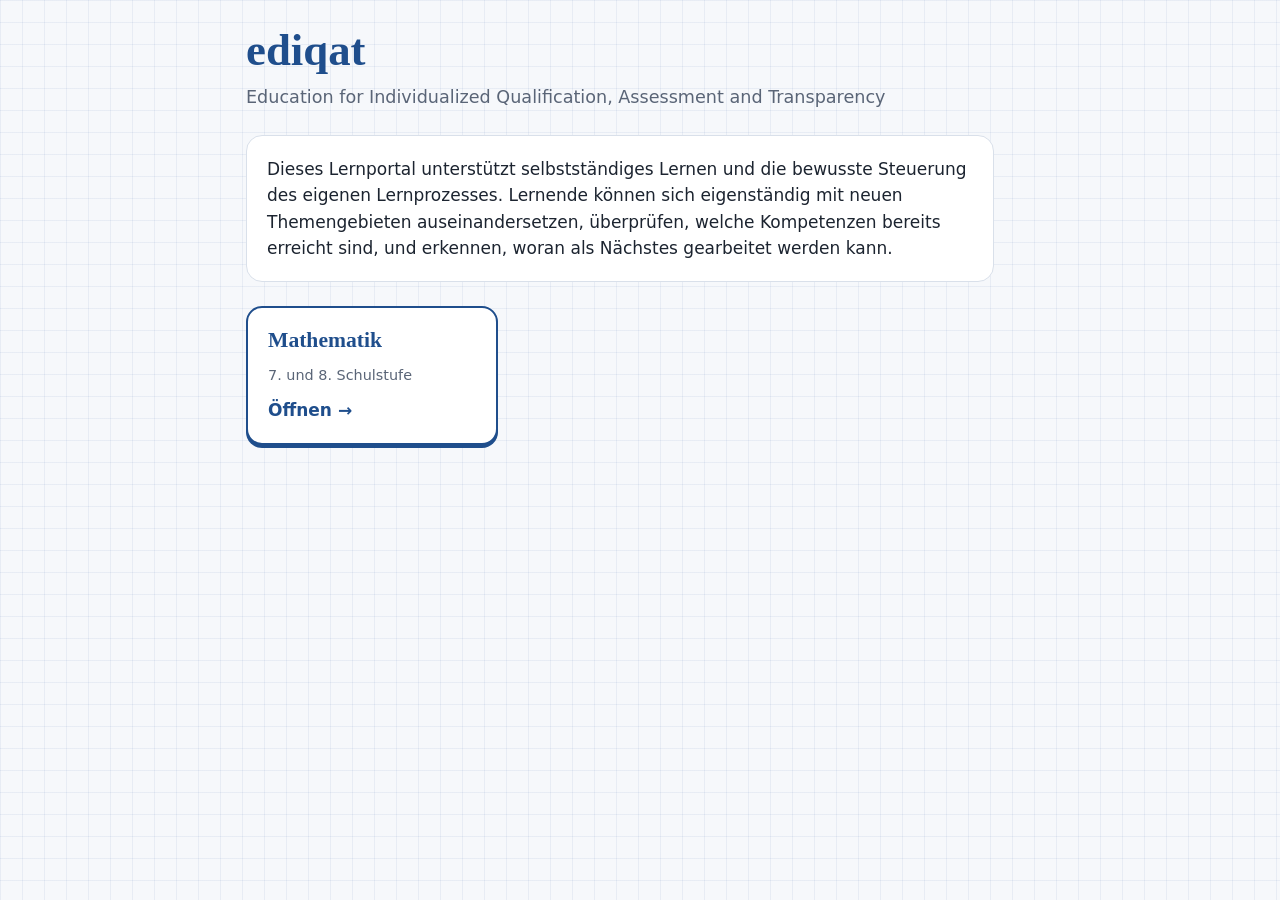
<file: index.html>
<!doctype html>
<!--
  Startseite des Lernportals (https://ediqat.github.io/).
  Neues Fach: Ordner anlegen (Vorlage _vorlage/fach-startseite.html) und unten eine Kachel kopieren.
  Nur fertige Fächer eintragen, keine Ankündigungen.
-->
<html lang="de">
<head>
<meta charset="utf-8">
<meta name="viewport" content="width=device-width, initial-scale=1">
<title>ediqat</title>
<link rel="stylesheet" href="stil.css">
<script>
  // Früher lag hier die Infoseite Mathematik. Alte Adressen mit # (z. B. #pruef) dorthin weiterleiten.
  if (location.hash) location.replace('mathe/info/index.html' + location.hash);
</script>
</head>
<body>
<div class="wrap">
<header>
  <h1>ediqat</h1>
  <p class="lead">Education for Individualized Qualification, Assessment and Transparency</p>
</header>

<p class="text">Dieses Lernportal unterstützt selbstständiges Lernen und die bewusste Steuerung des eigenen Lernprozesses. Lernende können sich eigenständig mit neuen Themengebieten auseinandersetzen, überprüfen, welche Kompetenzen bereits erreicht sind, und erkennen, woran als Nächstes gearbeitet werden kann.</p>

<main class="kacheln">
  <!-- Kachel je Fach: diesen Block kopieren und anpassen -->
  <a class="kachel" href="mathe/index.html">
    <h2>Mathematik</h2>
    <span class="zeile">7. und 8. Schulstufe</span>
    <span class="los">Öffnen →</span>
  </a>
</main>
</div>
</body>
</html>
</file>
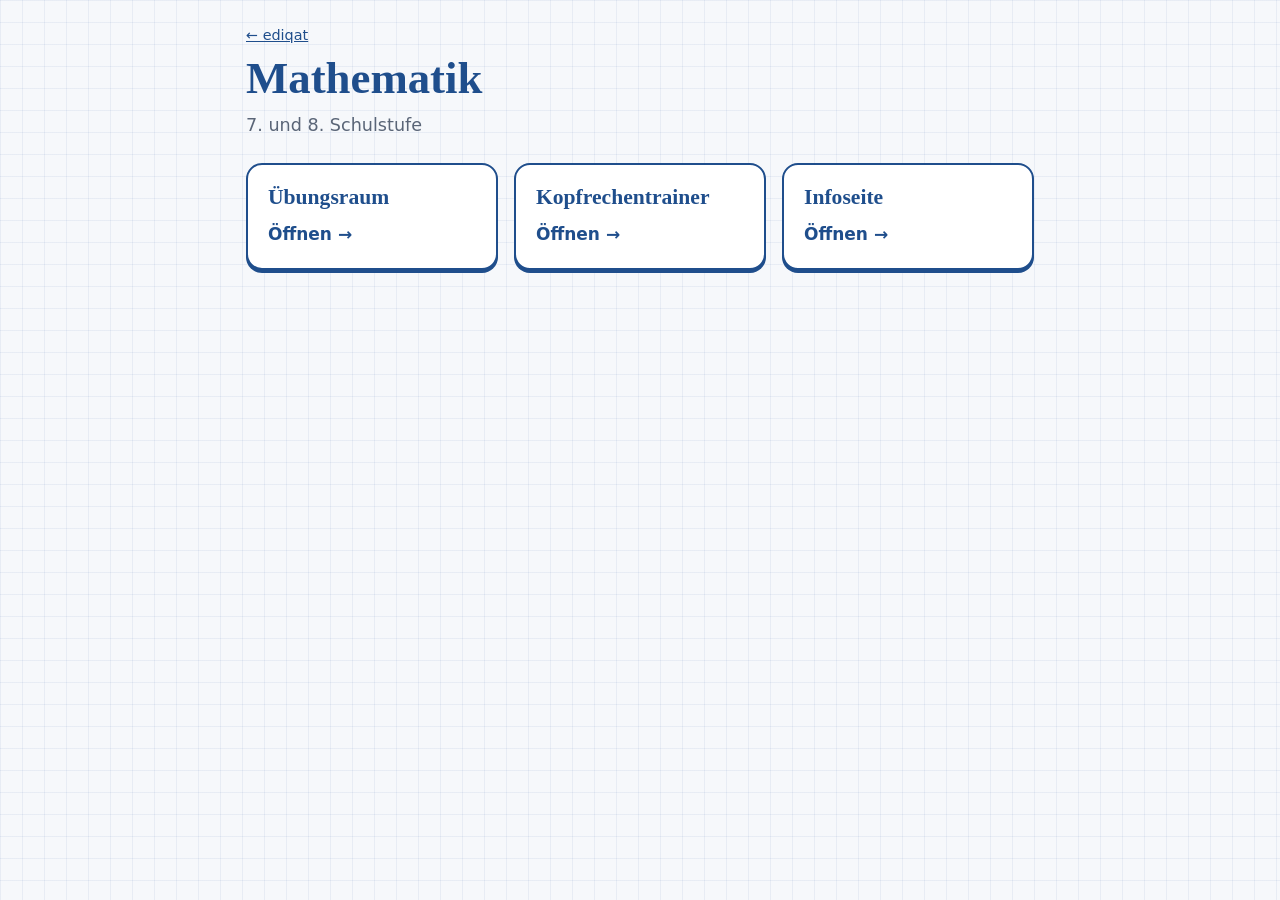
<file: mathe/index.html>
<!doctype html>
<!--
  Fach-Startseite Mathematik (https://ediqat.github.io/mathe/). Wird von Hand gepflegt, nicht von bauen.js.
  Hier bleiben version.json und Uebungsraum-Mathe.html liegen: verteilte Übungsräume fragen /mathe/version.json ab.
-->
<html lang="de">
<head>
<meta charset="utf-8">
<meta name="viewport" content="width=device-width, initial-scale=1">
<title>Mathematik – ediqat</title>
<link rel="stylesheet" href="../stil.css">
</head>
<body>
<div class="wrap">
<header>
  <p class="zurueck"><a href="../index.html">← ediqat</a></p>
  <h1>Mathematik</h1>
  <p class="lead">7. und 8. Schulstufe</p>
</header>

<main class="kacheln">
  <a class="kachel" href="uebungsraum/index.html">
    <h2>Übungsraum</h2>
    <span class="los">Öffnen →</span>
  </a>
  <a class="kachel" href="kopfrechnen/index.html">
    <h2>Kopfrechentrainer</h2>
    <span class="los">Öffnen →</span>
  </a>
  <a class="kachel" href="info/index.html">
    <h2>Infoseite</h2>
    <span class="los">Öffnen →</span>
  </a>
</main>
</div>
</body>
</html>
</file>
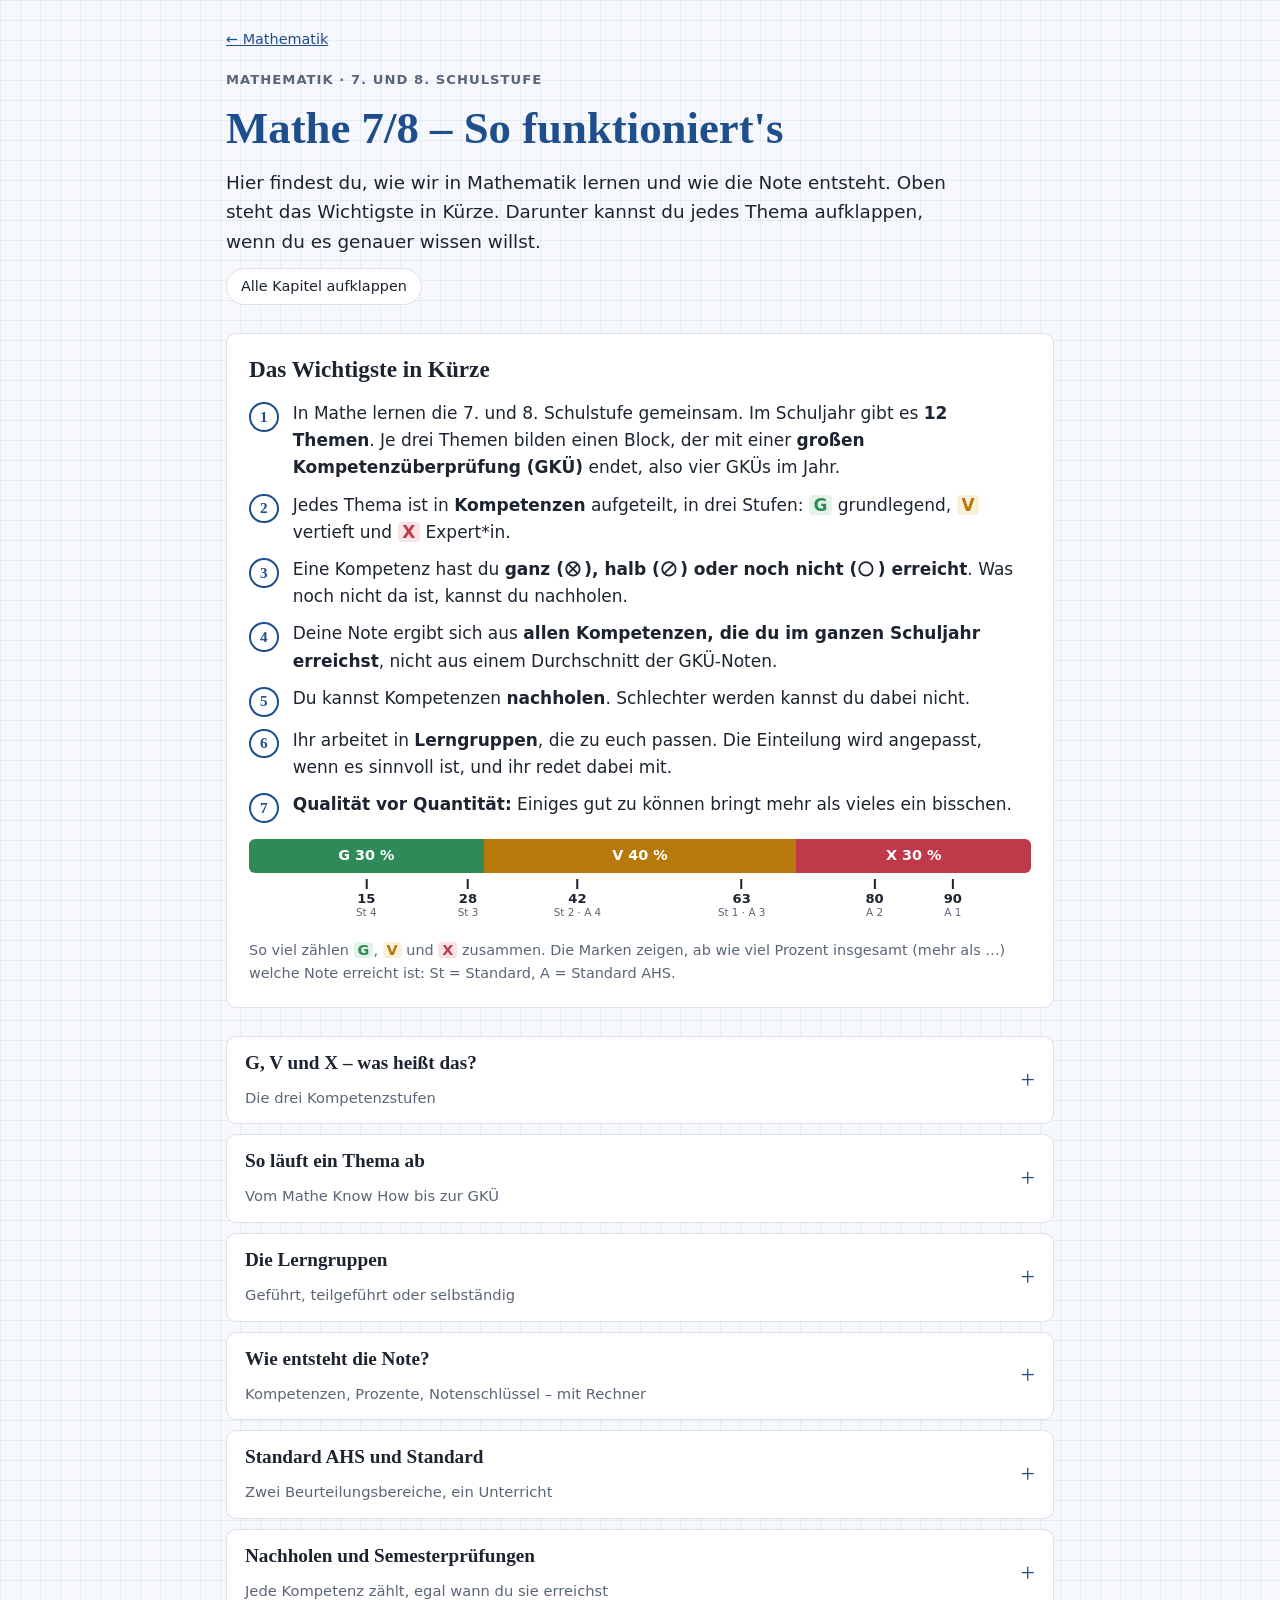
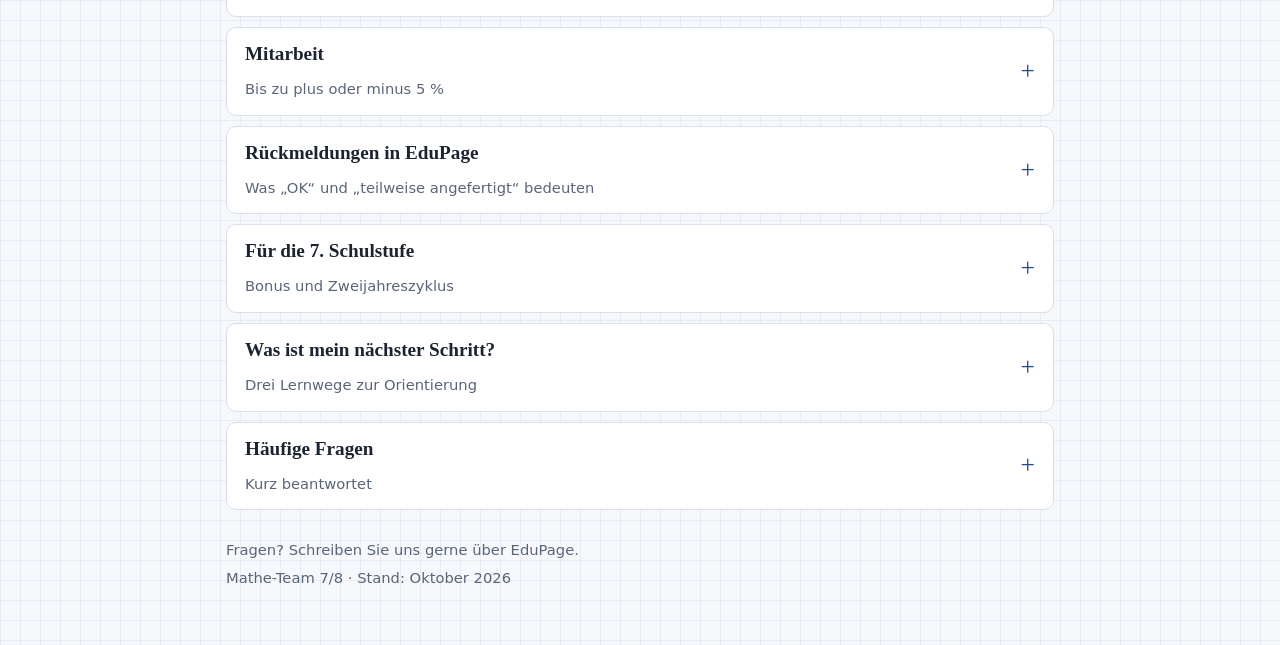
<file: mathe/info/index.html>
<!doctype html>
<html lang="de">
<head>
<meta charset="utf-8">
<meta name="viewport" content="width=device-width, initial-scale=1, viewport-fit=cover">
<title>Mathe 7/8 – So funktioniert's</title>
<meta name="claude:viewport-fit-sides" content="cover">
<style>
/* Layout: ein Heftblatt (Karopapier) mit Überblick oben, darunter aufklappbare Kapitel zum Vertiefen */
:root {
  --bg: #f6f8fb;
  --paper: #ffffff;
  --fg: #1c2430;
  --muted: #5a6577;
  --line: #d9e0ea;
  --grid: rgba(40, 90, 160, 0.07);
  --ink: #1f4e8c;          /* Heft-Blau, Akzent */
  --ink-soft: #e7eef8;
  --g: #2e8b57;  --g-soft: #e3f3ea;
  --v: #b7790c;  --v-soft: #fbf0d9;
  --x: #c0394a;  --x-soft: #f9e3e6;
  --ref-bg: #fff3c4; --ref-fg: #6b5200;
  /* Nur Schriften, die auf dem Gerät schon vorhanden sind (keine Verbindung zu Google Fonts) */
  --font-display: "Roboto Slab", Rockwell, Georgia, serif;
  --font-body: "Segoe UI", system-ui, -apple-system, Roboto, "Helvetica Neue", Arial, sans-serif;
}
@media (prefers-color-scheme: dark) {
  :root:not([data-theme="light"]) {
    --bg: #11151c; --paper: #171d26; --fg: #e5e9f0; --muted: #a2acbb; --line: #2b3442;
    --grid: rgba(140, 180, 240, 0.06); --ink: #8fb4ec; --ink-soft: #1f2a3a;
    --g: #5cc28a; --g-soft: #183126; --v: #e2ad45; --v-soft: #33280f; --x: #ec7482; --x-soft: #3a1c22;
    --ref-bg: #3d3412; --ref-fg: #f2d97a;
    color-scheme: dark;
  }
}
:root[data-theme="dark"] {
  --bg: #11151c; --paper: #171d26; --fg: #e5e9f0; --muted: #a2acbb; --line: #2b3442;
  --grid: rgba(140, 180, 240, 0.06); --ink: #8fb4ec; --ink-soft: #1f2a3a;
  --g: #5cc28a; --g-soft: #183126; --v: #e2ad45; --v-soft: #33280f; --x: #ec7482; --x-soft: #3a1c22;
  --ref-bg: #3d3412; --ref-fg: #f2d97a;
  color-scheme: dark;
}

* { box-sizing: border-box; }
body {
  margin: 0;
  background-color: var(--bg);
  background-image:
    linear-gradient(var(--grid) 1px, transparent 1px),
    linear-gradient(90deg, var(--grid) 1px, transparent 1px);
  background-size: 20px 20px;
  color: var(--fg);
  font-family: var(--font-body);
  font-size: 1.0625rem;
  line-height: 1.6;
}
.wrap {
  max-width: 860px;
  margin: 0 auto;
  padding-left: max(16px, env(safe-area-inset-left, 0px));
  padding-right: max(16px, env(safe-area-inset-right, 0px));
  padding-block: 28px 56px;
  display: grid;
  gap: 28px;
}
h1, h2, h3 { font-family: var(--font-display); line-height: 1.2; text-wrap: balance; margin: 0; }
h1 { font-size: clamp(2rem, 5vw, 2.8rem); font-weight: 700; color: var(--ink); }
h2 { font-size: 1.45rem; font-weight: 600; }
h3 { font-size: 1.15rem; font-weight: 600; }
p { margin: 0; }
ul, ol { margin: 0; padding-left: 1.25em; display: grid; gap: 6px; }
a { color: var(--ink); }
strong { font-weight: 700; }
:focus-visible { outline: 3px solid var(--ink); outline-offset: 2px; border-radius: 4px; }

/* Kopf */
header { display: grid; gap: 12px; }
.eyebrow { font-size: 0.82rem; letter-spacing: 0.08em; text-transform: uppercase; color: var(--muted); font-weight: 700; }
.lead { font-size: 1.15rem; color: var(--fg); max-width: 62ch; }
.toolbar { display: flex; flex-wrap: wrap; gap: 8px; align-items: center; }
.btn {
  font: inherit; font-size: 0.9rem; cursor: pointer;
  border: 1px solid var(--line); background: var(--paper); color: var(--fg);
  border-radius: 999px; padding: 6px 14px;
}
.btn[aria-pressed="true"] { background: var(--ref-bg); color: var(--ref-fg); border-color: var(--ref-fg); }

/* Blatt */
.sheet { background: var(--paper); border: 1px solid var(--line); border-radius: 10px; padding: 22px; display: grid; gap: 16px; }
@media (max-width: 520px) { .sheet { padding: 16px; } }

/* Überblick */
.key { display: grid; gap: 10px; list-style: none; padding: 0; counter-reset: k; }
.key li { display: grid; grid-template-columns: 2.1em 1fr; gap: 8px; align-items: start; }
.key li::before {
  counter-increment: k; content: counter(k);
  font-family: var(--font-display); font-weight: 700; color: var(--ink);
  border: 2px solid var(--ink); border-radius: 50%; width: 1.7em; height: 1.7em;
  display: grid; place-items: center; font-size: 0.95rem; margin-top: 2px;
}

/* G V X */
.gvx { display: grid; grid-template-columns: repeat(3, minmax(0, 1fr)); gap: 12px; }
@media (max-width: 680px) { .gvx { grid-template-columns: 1fr; } }
.lvl { border-radius: 8px; padding: 14px; display: grid; gap: 8px; align-content: start; border-top: 6px solid; }
.lvl.g { background: var(--g-soft); border-color: var(--g); }
.lvl.v { background: var(--v-soft); border-color: var(--v); }
.lvl.x { background: var(--x-soft); border-color: var(--x); }
.lvl .tag { font-family: var(--font-display); font-size: 1.6rem; font-weight: 700; line-height: 1; }
.g .tag { color: var(--g); } .v .tag { color: var(--v); } .x .tag { color: var(--x); }
.lvl .weight { font-size: 0.85rem; color: var(--muted); }
.example { font-style: italic; font-size: 0.95rem; }

/* Skala */
.scale { display: grid; gap: 6px; }
.bar { display: flex; height: 34px; border-radius: 6px; overflow: hidden; }
.bar span { display: grid; place-items: center; color: #fff; font-weight: 700; font-size: 0.9rem; }
.bar .g { background: var(--g); width: 30%; } .bar .v { background: var(--v); width: 40%; } .bar .x { background: var(--x); width: 30%; }
.ticks { position: relative; height: 54px; font-size: 0.78rem; font-variant-numeric: tabular-nums; }
.tick { position: absolute; top: 0; transform: translateX(-50%); display: grid; justify-items: center; line-height: 1.2; }
.tick::before { content: ""; width: 2px; height: 10px; background: var(--fg); margin-bottom: 2px; }
.tick b { font-size: 0.82rem; }
.tick small { color: var(--muted); }
.caption { font-size: 0.9rem; color: var(--muted); }

/* Kapitel */
.chapters { display: grid; gap: 10px; }
details { background: var(--paper); border: 1px solid var(--line); border-radius: 10px; }
details[open] { border-color: var(--ink); }
summary {
  cursor: pointer; list-style: none; padding: 14px 18px;
  display: grid; grid-template-columns: 1fr auto; gap: 12px; align-items: center;
}
summary::-webkit-details-marker { display: none; }
summary h2 { font-size: 1.2rem; }
summary .sub { font-size: 0.92rem; color: var(--muted); grid-column: 1; }
summary::after { content: "+"; grid-row: 1 / span 2; grid-column: 2; font-family: var(--font-display); font-size: 1.6rem; color: var(--ink); }
details[open] summary::after { content: "–"; }
.body { padding: 0 18px 20px; display: grid; gap: 14px; }
@media (max-width: 520px) { summary { padding: 12px 14px; } .body { padding: 0 14px 16px; } }

.steps { list-style: none; padding: 0; display: grid; gap: 12px; counter-reset: s; }
.steps li { display: grid; grid-template-columns: 2.2em 1fr; gap: 10px; }
.steps li::before {
  counter-increment: s; content: counter(s);
  font-family: var(--font-display); font-weight: 700; font-size: 1.1rem; color: var(--paper);
  background: var(--ink); border-radius: 6px; width: 1.9em; height: 1.9em; display: grid; place-items: center;
}
.steps li > div { display: grid; gap: 4px; min-width: 0; }

.parents { background: var(--ink-soft); border-radius: 8px; padding: 12px 14px; display: grid; gap: 6px; }
.parents .who { font-size: 0.78rem; letter-spacing: 0.08em; text-transform: uppercase; font-weight: 700; color: var(--ink); }

.tablebox { overflow-x: auto; }
table { border-collapse: collapse; width: 100%; font-size: 0.95rem; font-variant-numeric: tabular-nums; }
th, td { text-align: left; padding: 8px 10px; border-bottom: 1px solid var(--line); vertical-align: top; }
th { font-size: 0.82rem; letter-spacing: 0.04em; text-transform: uppercase; color: var(--muted); }
td.num { white-space: nowrap; font-weight: 700; }

.groups { display: grid; grid-template-columns: repeat(3, minmax(0, 1fr)); gap: 12px; }
@media (max-width: 680px) { .groups { grid-template-columns: 1fr; } }
.group { border: 1px solid var(--line); border-radius: 8px; padding: 14px; display: grid; gap: 6px; align-content: start; }
.group h3 { color: var(--ink); }
.group .goal { font-size: 0.92rem; color: var(--muted); }

.status { display: grid; gap: 8px; list-style: none; padding: 0; }
.status li { display: grid; grid-template-columns: minmax(9.5em, auto) 1fr; gap: 10px; align-items: start; }
@media (max-width: 520px) { .status li { grid-template-columns: 1fr; gap: 2px; } }
.pill { display: inline-block; font-size: 0.85rem; font-weight: 700; border-radius: 999px; padding: 2px 10px; border: 1px solid var(--line); justify-self: start; }

/* Rechner */
.calc { display: grid; grid-template-columns: minmax(0, 1fr) minmax(0, 1fr); gap: 18px; align-items: start; }
@media (max-width: 680px) { .calc { grid-template-columns: 1fr; } }
.calc .inputs { display: grid; gap: 12px; }
.calc label { display: grid; gap: 2px; font-size: 0.95rem; }
.calc .row { display: grid; grid-template-columns: 1fr 3.4em; gap: 10px; align-items: center; }
.calc output { font-variant-numeric: tabular-nums; font-weight: 700; text-align: right; }
.calc input[type="range"] { width: 100%; }
#calc-g { accent-color: var(--g); } #calc-v { accent-color: var(--v); } #calc-x { accent-color: var(--x); }
.check, .calc label.check { display: flex; gap: 8px; align-items: center; justify-content: flex-start; }
.check input { margin: 0; width: 18px; height: 18px; flex: none; }
.result { border: 2px solid var(--ink); border-radius: 10px; padding: 16px; display: grid; gap: 10px; }
.result .pct { font-family: var(--font-display); font-size: 2.2rem; font-weight: 700; color: var(--ink); font-variant-numeric: tabular-nums; line-height: 1; }
.result .grades { display: grid; grid-template-columns: 1fr 1fr; gap: 10px; }
.result .grades div { display: grid; gap: 2px; }
.result .grades small { color: var(--muted); font-size: 0.8rem; text-transform: uppercase; letter-spacing: 0.06em; }
.result .grades b { font-size: 1.05rem; }
.result .how { font-size: 0.88rem; color: var(--muted); font-variant-numeric: tabular-nums; }

.sym { width: 1.05em; height: 1.05em; display: inline-block; vertical-align: -0.15em; margin-right: 0.15em; }
.tg, .tv, .tx { font-weight: 700; border-radius: 4px; padding: 0 0.28em; }
.tg { color: var(--g); background: var(--g-soft); }
.tv { color: var(--v); background: var(--v-soft); }
.tx { color: var(--x); background: var(--x-soft); }
.lvl .tg, .lvl .tv, .lvl .tx { background: var(--paper); box-shadow: inset 0 0 0 1.5px currentColor; }
.faq { display: grid; gap: 14px; }
.faq div { display: grid; gap: 4px; }
.faq h3 { font-family: var(--font-body); font-size: 1.02rem; font-weight: 700; }

/* Prüfansicht */
.ref {
  display: none; font-size: 0.72rem; font-weight: 700; font-family: var(--font-body);
  background: var(--ref-bg); color: var(--ref-fg); border-radius: 4px; padding: 0 5px; margin-left: 4px;
  vertical-align: 0.15em; white-space: nowrap;
}
body.pruef .ref { display: inline-block; }
.pruefhinweis { display: none; background: var(--ref-bg); color: var(--ref-fg); border-radius: 8px; padding: 10px 14px; font-size: 0.92rem; }
body.pruef .pruefhinweis { display: block; }

footer { font-size: 0.92rem; color: var(--muted); display: grid; gap: 4px; }

@media (prefers-reduced-motion: no-preference) {
  details[open] .body { animation: open 0.18s ease-out; }
  @keyframes open { from { opacity: 0.4; transform: translateY(-4px); } to { opacity: 1; transform: none; } }
}
</style>

</head>
<body>
<div class="wrap">

<header>
  <p style="margin:0 0 6px;font-size:.9rem"><a href="../index.html" style="color:var(--ink)">← Mathematik</a></p>
  <div class="eyebrow">Mathematik · 7. und 8. Schulstufe</div>
  <h1>Mathe 7/8 – So funktioniert's</h1>
  <p class="lead">Hier findest du, wie wir in Mathematik lernen und wie die Note entsteht. Oben steht das Wichtigste in Kürze. Darunter kannst du jedes Thema aufklappen, wenn du es genauer wissen willst.</p>
  <div class="toolbar">
    <button class="btn" id="btn-alle" type="button">Alle Kapitel aufklappen</button>
  </div>
  <p class="pruefhinweis">Prüfansicht (nur über die Adresse mit <code>#pruef</code> erreichbar): Die gelben Marken verweisen auf den Abschnitt in <code>KONZEPT.md</code>, aus dem die Aussage stammt (LZ = <code>Quellen/LERNZIELE.md</code>, EB = Elternbrief Oktober 2026). Diese Ansicht ist nur zum Prüfen gedacht.</p>
</header>

<!-- ÜBERBLICK -->
<section class="sheet" aria-labelledby="ueberblick">
  <h2 id="ueberblick">Das Wichtigste in Kürze</h2>
  <ol class="key">
    <li><span>In Mathe lernen die 7. und 8. Schulstufe gemeinsam. Im Schuljahr gibt es <strong>12 Themen</strong>. Je drei Themen bilden einen Block, der mit einer <strong>großen Kompetenzüberprüfung (GKÜ)</strong> endet, also vier GKÜs im Jahr.<span class="ref">1a · 3a · 5</span></span></li>
    <li><span>Jedes Thema ist in <strong>Kompetenzen</strong> aufgeteilt, in drei Stufen: <strong><b class="tg">G</b></strong> grundlegend, <strong><b class="tv">V</b></strong> vertieft und <strong><b class="tx">X</b></strong> Expert*in.<span class="ref">2</span></span></li>
    <li><span>Eine Kompetenz hast du <strong>ganz (<svg class="sym" viewBox="0 0 20 20" aria-hidden="true"><circle cx="10" cy="10" r="7.5" fill="none" stroke="currentColor" stroke-width="2"/><line x1="4.7" y1="15.3" x2="15.3" y2="4.7" stroke="currentColor" stroke-width="2"/><line x1="4.7" y1="4.7" x2="15.3" y2="15.3" stroke="currentColor" stroke-width="2"/></svg>), halb (<svg class="sym" viewBox="0 0 20 20" aria-hidden="true"><circle cx="10" cy="10" r="7.5" fill="none" stroke="currentColor" stroke-width="2"/><line x1="4.7" y1="15.3" x2="15.3" y2="4.7" stroke="currentColor" stroke-width="2"/></svg>) oder noch nicht (<svg class="sym" viewBox="0 0 20 20" aria-hidden="true"><circle cx="10" cy="10" r="7.5" fill="none" stroke="currentColor" stroke-width="2"/></svg>) erreicht</strong>. Was noch nicht da ist, kannst du nachholen.<span class="ref">4.1 · 4.2 · NOTIZEN (Symbole)</span></span></li>
    <li><span>Deine Note ergibt sich aus <strong>allen Kompetenzen, die du im ganzen Schuljahr erreichst</strong>, nicht aus einem Durchschnitt der GKÜ-Noten.<span class="ref">4.2</span></span></li>
    <li><span>Du kannst Kompetenzen <strong>nachholen</strong>. Schlechter werden kannst du dabei nicht.<span class="ref">4.2</span></span></li>
    <li><span>Ihr arbeitet in <strong>Lerngruppen</strong>, die zu euch passen. Die Einteilung wird angepasst, wenn es sinnvoll ist, und ihr redet dabei mit.<span class="ref">3b</span></span></li>
    <li><span><strong>Qualität vor Quantität:</strong> Einiges gut zu können bringt mehr als vieles ein bisschen.<span class="ref">1 · 4.2</span></span></li>
  </ol>

  <div class="scale" aria-label="Anteil von G, V und X an der Gesamtnote und Notengrenzen">
    <div class="bar" role="img" aria-label="G zählt 30 Prozent, V 40 Prozent, X 30 Prozent">
      <span class="g">G 30 %</span><span class="v">V 40 %</span><span class="x">X 30 %</span>
    </div>
    <div class="ticks" aria-hidden="true">
      <div class="tick" style="left:15%"><b>15</b><small>St 4</small></div>
      <div class="tick" style="left:28%"><b>28</b><small>St 3</small></div>
      <div class="tick" style="left:42%"><b>42</b><small>St 2 · A 4</small></div>
      <div class="tick" style="left:63%"><b>63</b><small>St 1 · A 3</small></div>
      <div class="tick" style="left:80%"><b>80</b><small>A 2</small></div>
      <div class="tick" style="left:90%"><b>90</b><small>A 1</small></div>
    </div>
    <p class="caption">So viel zählen <b class="tg">G</b>, <b class="tv">V</b> und <b class="tx">X</b> zusammen. Die Marken zeigen, ab wie viel Prozent insgesamt (mehr als …) welche Note erreicht ist: St = Standard, A = Standard AHS.<span class="ref">2 · 4.4</span></p>
  </div>
</section>

<!-- KAPITEL -->
<div class="chapters">

<details id="stufen">
  <summary><h2>G, V und X – was heißt das?</h2><span class="sub">Die drei Kompetenzstufen</span></summary>
  <div class="body">
    <div class="gvx">
      <div class="lvl g">
        <span class="tag">G</span><h3>grundlegend</h3>
        <span class="weight">zählt 30 %</span>
        <p>Das verpflichtende Mindestmaß, mit dem sich alle auseinandersetzen. Einfache Aufgaben, so wie im Unterricht geübt, nur mit anderen Zahlen. Dazu einfache Verständnisfragen.<span class="ref">2</span></p>
        <p class="example">Beispiel Terme: „Ich kenne Regeln für das Rechnen mit Termen und kann sie anwenden.“<span class="ref">LZ</span></p>
      </div>
      <div class="lvl v">
        <span class="tag">V</span><h3>vertieft</h3>
        <span class="weight">zählt 40 %</span>
        <p>Das Wesentliche aus dem Lehrplan. Aufgaben wie im Unterricht geübt, auch anspruchsvollere: Inhalte verknüpfen, Umkehraufgaben, zusätzliche Maßumwandlungen.<span class="ref">2</span></p>
        <p class="example">Beispiel Terme: „Ich kenne das Distributivgesetz und kann ausmultiplizieren und herausheben.“<span class="ref">LZ</span></p>
      </div>
      <div class="lvl x">
        <span class="tag">X</span><h3>Expert*in</h3>
        <span class="weight">zählt 30 %</span>
        <p>Über das Wesentliche hinaus. Komplexere und auch neuartige Aufgaben, Wissen selbständig anwenden und begründen.<span class="ref">2</span></p>
        <p class="example">Beispiel Satz des Pythagoras: „Ich kenne Höhensatz und Kathetensatz und kann sie anwenden.“<span class="ref">LZ (Pyth-X2)</span></p>
      </div>
    </div>
    <p><strong>Warum zählt <b class="tv">V</b> am meisten?</strong> <b class="tg">G</b> ist bewusst ein überschaubarer Teil der Mathematik, damit fast alle das Minimum wirklich schaffen können. <b class="tv">V</b> ergänzt alles, was der Lehrplan als wesentlich verlangt. Da bleibt noch einiges, deshalb hat <b class="tv">V</b> das größte Gewicht. <b class="tx">X</b> geht darüber hinaus.<span class="ref">2</span></p>
  </div>
</details>

<details id="ablauf">
  <summary><h2>So läuft ein Thema ab</h2><span class="sub">Vom Mathe Know How bis zur GKÜ</span></summary>
  <div class="body">
    <p>Wir haben vier Mathematikstunden pro Woche. Ein Thema dauert meist ein bis zwei Wochen.<span class="ref">3a</span></p>
    <ol class="steps">
      <li><div><h3>Das Thema wird vorgestellt</h3><p>Etwa bei der Hälfte der Themen gemeinsam für alle Lerngruppen in der Aula, sonst direkt in den Lerngruppen.<span class="ref">3a (Korrektur Lehrkraft 20.10.)</span></p></div></li>
      <li><div><h3>Mathe Know How</h3><p>Ein Überblick über alle Kompetenzen des Themas. Ihr erarbeitet ihn in eurer Lerngruppe.<span class="ref">3a</span></p></div></li>
      <li><div><h3>Pflichtauftrag und Selbstkontrolle</h3><p>Zu (fast) jeder <b class="tg">G</b>- und <b class="tv">V</b>-Kompetenz gibt es ein Übungsblatt. Bestimmte Nummern davon sind Pflicht, der Rest ist Reserve zum Üben. Mit den Lösungen kontrollierst du dich selbst: grünes Häkchen für richtig, rotes X für falsch. Fehler in den Beispielen haben keine Auswirkungen auf die Bewertung des Pflichtauftrages. Die Selbstkontrolle zeigt dir, wo du noch üben solltest.<span class="ref">3a · EB</span></p>
      <p>Für <b class="tx">X</b> gibt es keinen Pflichtauftrag. Damit beschäftigst du dich selbständig und kannst jederzeit nachfragen.<span class="ref">3a</span></p></div></li>
      <li><div><h3>Lernzielkontrolle (LZK)</h3><p>Sie findet am Ende jedes Themas statt und überprüft alle Kompetenzen. Die LZK ist eine <strong>Probe für die GKÜ und zählt nicht zur Note</strong>. Sie wird aber wie eine GKÜ bewertet, damit du siehst, wo du stehst. Danach verbessert ihr in Gruppen, die zu eurem Ergebnis passen.<span class="ref">3a · 4.2</span></p></div></li>
      <li><div><h3>Nach drei Themen: die GKÜ</h3><p>Zu fast jeder Kompetenz gibt es eine oder mehrere Aufgaben. <b class="tg">G</b>-Aufgaben sind fast gleich wie die geübten, nur mit anderen Zahlen. Bei <b class="tx">X</b> können auch ganz neue Aufgaben kommen.<span class="ref">3a</span></p></div></li>
    </ol>
    <div class="parents">
      <span class="who">Für Eltern</span>
      <p>Bitte unterschreiben Sie die LZK. So sehen Sie den Lernstand Ihres Kindes für das bearbeitete Thema.<span class="ref">3a · EB</span></p>
      <p>Gearbeitet wird in der Schule: Hausaufgaben im üblichen Sinn gibt es praktisch keine, alles soll im Unterricht erledigt werden können. In EduPage heißen die Aufträge trotzdem „Hausaufgabe“.<span class="ref">10 (Punkt 4) · 3a</span></p>
    </div>
  </div>
</details>

<details id="gruppen">
  <summary><h2>Die Lerngruppen</h2><span class="sub">Geführt, teilgeführt oder selbständig</span></summary>
  <div class="body">
    <p>Nach der Vorstellung des Themas arbeitet ihr in Gruppen, jede in einem eigenen Raum mit einer Lehrperson.<span class="ref">3b</span></p>
    <div class="groups">
      <div class="group"><h3>Geführte Gruppe</h3><p>Die <b class="tg">G</b>-Kompetenzen werden gemeinsam und gründlich erarbeitet, mit viel Wiederholung. Auch der <b class="tg">G</b>-Pflichtauftrag wird gemeinsam erledigt.</p><p class="goal">Ziel: die Mindestanforderungen sicher erfüllen.<span class="ref">3b · EB</span></p></div>
      <div class="group"><h3>Teilgeführte Gruppe</h3><p><b class="tg">G</b> und <b class="tv">V</b> werden gemeinsam erarbeitet, den Pflichtauftrag für <b class="tg">G</b> und <b class="tv">V</b> machst du selbständig, in höherem Tempo.</p><p class="goal">Ziel: die Anforderungen für den Standard AHS erfüllen, als Option für eine weiterführende Schule.<span class="ref">3b · EB</span></p></div>
      <div class="group"><h3>Selbständige Gruppe</h3><p>Du gestaltest dein Lernen selbst: eigenes Tempo, selbst gewählte Tiefe bis <b class="tg">G</b>, <b class="tv">V</b> oder <b class="tx">X</b>. Hilfe holst du dir, wenn du sie brauchst.</p><p class="goal">Voraussetzung: Du kümmerst dich zuverlässig um dein Lernen, nimmst Rücksicht auf andere und teilst dir die Zeit gut ein.<span class="ref">3b · EB</span></p></div>
    </div>
    <ul>
      <li><strong>Die Gruppen sind nicht nach Schulstufe eingeteilt</strong>, sondern danach, was du gerade brauchst.<span class="ref">3b</span></li>
      <li><strong>In integrativ geführten Klassen</strong> gibt es zusätzlich eine eigene Lerngruppe für Kinder mit sonderpädagogischem Förderbedarf. Wenn ein Kind aus dieser Gruppe die Voraussetzungen mitbringt, kann es in die geführte Gruppe wechseln und dort wie alle anderen an den grundlegenden Kompetenzen arbeiten.<span class="ref">3b</span></li>
      <li><strong>Die Einteilung ist nicht fix.</strong> Wir schauen auf LZK-Ergebnisse und Aufträge und sprechen mit dir, bevor sich etwas ändert. Du kannst auch selbst zu uns kommen.<span class="ref">3b</span></li>
      <li><strong>Selbständig heißt nicht allein gelassen.</strong> Probier es zuerst selbst und mit deinen Sitznachbar*innen. Wenn ihr nicht weiterkommt, hilft die Lehrperson.<span class="ref">3b</span></li>
      <li>Die begleitende Lehrperson wechselt mit jedem Thema.<span class="ref">3b</span></li>
    </ul>
  </div>
</details>

<details id="note">
  <summary><h2>Wie entsteht die Note?</h2><span class="sub">Kompetenzen, Prozente, Notenschlüssel – mit Rechner</span></summary>
  <div class="body">
    <h3>Ganz, halb oder noch nicht erreicht</h3>
    <ul>
      <li><svg class="sym" viewBox="0 0 20 20" aria-hidden="true"><circle cx="10" cy="10" r="7.5" fill="none" stroke="currentColor" stroke-width="2"/><line x1="4.7" y1="15.3" x2="15.3" y2="4.7" stroke="currentColor" stroke-width="2"/><line x1="4.7" y1="4.7" x2="15.3" y2="15.3" stroke="currentColor" stroke-width="2"/></svg> <strong>Ganz erreicht:</strong> Die Aufgabe ist grundsätzlich vollständig richtig. 90 % sind ein Richtwert. Teilaufgaben können unterschiedlich viel zählen, und manche Fehler wiegen schwer, zum Beispiel eine falsche Einheit (cm statt cm²).<span class="ref">4.1</span></li>
      <li><svg class="sym" viewBox="0 0 20 20" aria-hidden="true"><circle cx="10" cy="10" r="7.5" fill="none" stroke="currentColor" stroke-width="2"/><line x1="4.7" y1="15.3" x2="15.3" y2="4.7" stroke="currentColor" stroke-width="2"/></svg> <strong>Halb erreicht:</strong> mindestens die Hälfte richtig, zum Beispiel 2 von 4 Teilaufgaben.<span class="ref">4.1</span></li>
      <li><svg class="sym" viewBox="0 0 20 20" aria-hidden="true"><circle cx="10" cy="10" r="7.5" fill="none" stroke="currentColor" stroke-width="2"/></svg> <strong>Noch nicht erreicht:</strong> weniger als die Hälfte richtig.<span class="ref">4.1</span></li>
    </ul>
    <p>Wie bewertet wird, legen die Lehrpersonen vorher gemeinsam fest. Die Entscheidung trifft die Lehrkraft.<span class="ref">4.1 · 10 (Punkt 6)</span></p>

    <h3>Von den Kompetenzen zur Note</h3>
    <ol>
      <li>Für <b class="tg">G</b>, <b class="tv">V</b> und <b class="tx">X</b> wird jeweils berechnet, wie viel Prozent der geprüften Kompetenzen du erreicht hast. Eine halbe Kompetenz zählt halb.<span class="ref">CLAUDE.md · 4.4</span></li>
      <li>Daraus entsteht der Gesamtprozentsatz: <strong>30 % von <b class="tg">G</b> + 40 % von <b class="tv">V</b> + 30 % von <b class="tx">X</b></strong>.<span class="ref">4.4</span></li>
      <li>In der 7. Schulstufe wird dieses Ergebnis mit <strong>1,25</strong> multipliziert.<span class="ref">4.5 · 8.2</span></li>
      <li>Dazu kommt die <strong>Mitarbeit</strong> mit bis zu plus oder minus 5 %.<span class="ref">4.2</span></li>
      <li>Der Notenschlüssel sagt, welche Note das ist. Es zählt nur das Gesamtergebnis, egal ob die Prozente aus <b class="tg">G</b>, <b class="tv">V</b> oder <b class="tx">X</b> kommen.<span class="ref">4.4 · 8.2</span></li>
    </ol>

    <div class="tablebox">
      <table>
        <thead><tr><th>Gesamt</th><th>Standard AHS</th><th>Standard</th><th>Bedeutung laut Gesetz</th></tr></thead>
        <tbody>
          <tr><td class="num">mehr als 90 %</td><td>Sehr gut</td><td>Sehr gut</td><td>weit über das Wesentliche hinaus</td></tr>
          <tr><td class="num">mehr als 80 %</td><td>Gut</td><td>Sehr gut</td><td>über das Wesentliche hinaus</td></tr>
          <tr><td class="num">mehr als 63 %</td><td>Befriedigend</td><td>Sehr gut</td><td>das Wesentliche zur Gänze</td></tr>
          <tr><td class="num">mehr als 42 %</td><td>Genügend</td><td>Gut</td><td>das Wesentliche überwiegend</td></tr>
          <tr><td class="num">mehr als 28 %</td><td>Nicht genügend</td><td>Befriedigend</td><td>das Wesentliche teilweise</td></tr>
          <tr><td class="num">mehr als 15 %</td><td>Nicht genügend</td><td>Genügend</td><td>das Wesentliche in Ansätzen</td></tr>
          <tr><td class="num">bis 15 %</td><td>Nicht genügend</td><td>Nicht genügend</td><td>nicht einmal in Ansätzen</td></tr>
        </tbody>
      </table>
    </div>
    <p class="caption">Die Grenzen kommen aus den drei Stufen: 15 % gesamt entspricht der Hälfte von <b class="tg">G</b>, 42 % entspricht 60 % von <b class="tg">G</b> und <b class="tv">V</b> zusammen.<span class="ref">4.4</span></p>

    <h3>Rechne selbst nach (Jahresnote)</h3>
    <div class="calc">
      <div class="inputs">
        <label for="calc-g"><span><b class="tg">G</b> erreicht</span><span class="row"><input type="range" id="calc-g" min="0" max="100" step="1" value="80"><output id="out-g">80 %</output></span></label>
        <label for="calc-v"><span><b class="tv">V</b> erreicht</span><span class="row"><input type="range" id="calc-v" min="0" max="100" step="1" value="50"><output id="out-v">50 %</output></span></label>
        <label for="calc-x"><span><b class="tx">X</b> erreicht</span><span class="row"><input type="range" id="calc-x" min="0" max="100" step="1" value="20"><output id="out-x">20 %</output></span></label>
        <label for="calc-m">Mitarbeit <span class="row"><input type="range" id="calc-m" min="-5" max="5" step="1" value="0"><output id="out-m">±0 %</output></span></label>
        <label class="check" for="calc-7"><input type="checkbox" id="calc-7"> 7. Schulstufe (× 1,25)</label>
      </div>
      <div class="result" aria-live="polite">
        <span class="pct" id="res-pct">50,0 %</span>
        <div class="grades">
          <div><small>Standard AHS</small><b id="res-ahs">Genügend</b></div>
          <div><small>Standard</small><b id="res-std">Gut</b></div>
        </div>
        <p class="how" id="res-how"></p>
        <p class="how">Nur ein Beispielrechner. Verbindlich ist die Beurteilung durch die Lehrkräfte.</p>
      </div>
    </div>
  </div>
</details>

<details id="niveau">
  <summary><h2>Standard AHS und Standard</h2><span class="sub">Zwei Beurteilungsbereiche, ein Unterricht</span></summary>
  <div class="body">
    <p>Jedes Kind wird entweder im <strong>Standard AHS</strong> oder im <strong>Standard</strong> beurteilt. Die Bereiche überschneiden sich: Dieselbe Leistung ist im Standard zum Beispiel ein „Gut“, im Standard AHS ein „Genügend“.<span class="ref">4.3</span></p>
    <ul>
      <li>Die Einstufung bringen die Kinder schon aus der 6. Schulstufe mit.<span class="ref">4.3</span></li>
      <li>Spricht die Gesamtbeurteilung über längere Zeit für einen Wechsel, stufen wir um.<span class="ref">4.3</span></li>
      <li><strong>Abstufung:</strong> Sie erfolgt meist rechtzeitig vor dem Semesterende, damit statt eines Nicht genügend im Standard AHS eine positive Note im Standard möglich ist.<span class="ref">4.3</span></li>
      <li><strong>Aufstufung:</strong> Wer im Standard über mehrere GKÜs gut abschneidet, mit dem sprechen wir darüber. Manche möchten lieber ein „Sehr gut“ im Standard als ein „Befriedigend“ im Standard AHS. Wir beraten, auch im Hinblick auf eine weiterführende Schule.<span class="ref">4.3</span></li>
    </ul>
  </div>
</details>

<details id="nachholen">
  <summary><h2>Nachholen und Semesterprüfungen</h2><span class="sub">Jede Kompetenz zählt, egal wann du sie erreichst</span></summary>
  <div class="body">
    <ul>
      <li><strong>Nachholtermine</strong> gibt es bald nach jeder GKÜ. Du kannst dich für <strong>höchstens 3</strong> Kompetenzen aus dieser GKÜ anmelden, die du noch nicht ganz erreicht hast. Die Teilnahme ist freiwillig.<span class="ref">4.2 · 8.3 (Rechner: Nachholen höchstens 3)</span></li>
      <li><strong>Semesterprüfung:</strong> Am Ende jedes Semesters kannst du dich für <strong>höchstens 5</strong> selbst gewählte Kompetenzen anmelden, die du noch nicht ganz erreicht hast.<span class="ref">4.2</span></li>
      <li>Einzelne Kompetenzen werden bei der GKÜ nicht geprüft, zum Beispiel einen Beweis zum Satz des Pythagoras erklären. Dafür meldest du dich selbst an.<span class="ref">4.2</span></li>
      <li><strong>Du kannst dich nicht verschlechtern.</strong> Hast du eine halbe Kompetenz und schaffst beim Nachholen keine, bleibt die halbe. Trau dich also, es noch einmal zu probieren.<span class="ref">4.2 · EB</span></li>
    </ul>
  </div>
</details>

<details id="mitarbeit">
  <summary><h2>Mitarbeit</h2><span class="sub">Bis zu plus oder minus 5 %</span></summary>
  <div class="body">
    <p>Die Mitarbeit verändert das Gesamtergebnis um höchstens 5 % nach oben oder unten. Dazu zählen:<span class="ref">4.2</span></p>
    <ul>
      <li>wie du die Arbeitsaufträge erledigst,</li>
      <li>ob du dein Arbeitsmaterial dabei hast und deine Mappe in Ordnung ist,</li>
      <li>ob du Unterschriften, zum Beispiel auf der LZK, verlässlich mitbringst,</li>
      <li>wie du dich am Unterricht beteiligst, und zwar nicht nur aktiv, sondern so, dass es inhaltlich weiterhilft.<span class="ref">4.2 · EB</span></li>
    </ul>
    <p>Die Lehrpersonen eures Teams machen sich gemeinsam ein Gesamtbild über das Semester. <strong>Gute Mitarbeit lohnt sich:</strong> Liegst du knapp an einer Notengrenze, kann sie den entscheidenden Unterschied machen. Die Grundlage deiner Note bleiben die Kompetenzen, die du erreichst.<span class="ref">4.2</span></p>
  </div>
</details>

<details id="edupage">
  <summary><h2>Rückmeldungen in EduPage</h2><span class="sub">Was „OK“ und „teilweise angefertigt“ bedeuten</span></summary>
  <div class="body">
    <p>Der Auftrag steht als „Hausaufgabe“ mit Fälligkeitsdatum in EduPage. Am Fälligkeitstag findet die LZK statt, und der Auftrag wird kontrolliert und rückgemeldet. Mögliche Rückmeldungen:<span class="ref">3a · EB</span></p>
    <ul class="status">
      <li><span class="pill">OK</span><span><b class="tg">G</b> und <b class="tv">V</b> sind vollständig erledigt, mit Selbstkontrolle.</span></li>
      <li><span class="pill">teilweise angefertigt</span><span><b class="tg">G</b> ist vollständig erledigt, mit Selbstkontrolle; <b class="tv">V</b> nicht oder nur teilweise.</span></li>
      <li><span class="pill">nicht angefertigt</span><span><b class="tg">G</b> ist unvollständig, auch wenn nur eine Nummer oder die Selbstkontrolle fehlt.</span></li>
      <li><span class="pill">Ausfall</span><span>Das Kind hat gefehlt.</span></li>
      <li><span class="pill">entschuldigt</span><span>Der Auftrag muss nicht gemacht werden.</span></li>
    </ul>
    <p>Erfasst wird nur einmal, am Tag der Abgabe. Später Nachgereichtes wirkt sich nicht mehr positiv auf die Mitarbeit aus. Ausnahme: Wer am Abgabetag entschuldigt gefehlt hat, zum Beispiel wegen Krankheit, kann den Auftrag in der nächsten Mathematikstunde nachreichen.<span class="ref">3a · EB</span></p>
    <p>Weitere Rückmeldungen:</p>
    <ul class="status">
      <li><span class="pill">fehlendes Arbeitsmaterial</span><span>Du hast dein Arbeitsmaterial nicht dabei.</span></li>
      <li><span class="pill">fehlende Hausaufgabe</span><span>Eine Unterschrift fehlt, zum Beispiel auf der LZK.<span class="ref">3a · EB</span></span></li>
    </ul>
    <div class="parents">
      <span class="who">Für Eltern</span>
      <p>„Teilweise angefertigt“ kann je nach Ziel völlig ausreichend sein, vor allem in der geführten Gruppe. Ihr Kind tut damit nicht zu wenig.<span class="ref">3b · EB</span></p>
    </div>
  </div>
</details>

<details id="siebte">
  <summary><h2>Für die 7. Schulstufe</h2><span class="sub">Bonus und Zweijahreszyklus</span></summary>
  <div class="body">
    <p>Die Kompetenzen beschreiben, was man am Ende der 8. Schulstufe können soll. In der 7. Schulstufe wird daher mit reduzierten Anforderungen beurteilt: Das Gesamtergebnis wird mit <strong>1,25</strong> multipliziert. Aus 40 % werden so 50 %, aus 72 % werden 90 %.<span class="ref">1 · 4.5</span></p>
    <p>Die Themen wechseln in einem Zweijahreszyklus. <strong>8 der 12 Themen kommen jedes Jahr</strong>, also in der 8. Schulstufe noch einmal. Die übrigen wechseln zwischen Jahr I und Jahr II.<span class="ref">4.5 · 5</span></p>
    <div class="tablebox">
      <table>
        <thead><tr><th>Block</th><th>Jedes Jahr</th><th>Jahr I (z. B. 2026/27)</th><th>Jahr II (z. B. 2027/28)</th></tr></thead>
        <tbody>
          <tr><td class="num">1. GKÜ</td><td>Rationale Zahlen, Potenzen und Wurzeln, Satz des Pythagoras</td><td>–</td><td>–</td></tr>
          <tr><td class="num">2. GKÜ</td><td>Terme, Prozentrechnung</td><td>Dreiecke</td><td>Kreis und Kreisteile</td></tr>
          <tr><td class="num">3. GKÜ</td><td>Gleichungen</td><td>Vierecke, Proportionalitäten</td><td>Prisma und Pyramide, Symmetrie und Ähnlichkeit</td></tr>
          <tr><td class="num">4. GKÜ</td><td>Funktionen, Statistik</td><td>Wahrscheinlichkeiten</td><td>Drehzylinder, Drehkegel und Kugel</td></tr>
        </tbody>
      </table>
    </div>
    <p class="caption">Jedes Jahr ist in sich aufbauend. Egal in welchem Jahr du in die 7. Schulstufe kommst, du kannst ohne Lücken mitmachen.<span class="ref">5</span></p>
  </div>
</details>

<details id="schritt">
  <summary><h2>Was ist mein nächster Schritt?</h2><span class="sub">Drei Lernwege zur Orientierung</span></summary>
  <div class="body">
    <p>Du musst dich nicht für einen Lernweg entscheiden. Die drei Wege helfen dir zu sehen, was für dich als Nächstes dran ist.<span class="ref">3</span></p>
    <div class="gvx">
      <div class="lvl g"><h3>Lernweg 1</h3><p><strong>Mathe fällt mir schwer.</strong> Ich will die Mindestanforderungen schaffen.</p><p>Ich bereite mich vor allem auf die <b class="tg">G</b>-Kompetenzen vor und mache die <b class="tg">G</b>-Teile von Mathe Know How und Pflichtauftrag gewissenhaft.</p><p class="weight">Ziel: mehr als die Hälfte von <b class="tg">G</b></p><span class="ref">3</span></div>
      <div class="lvl v"><h3>Lernweg 2</h3><p><strong>Mit <b class="tg">G</b> komme ich gut zurecht.</strong> Ich möchte im Standard AHS beurteilt werden.</p><p>Wenn <b class="tg">G</b> sitzt, bereite ich möglichst viele <b class="tv">V</b>-Kompetenzen vor und mache auch die <b class="tv">V</b>-Teile.</p><p class="weight">Ziel: mehr als 60 % von <b class="tg">G</b> und <b class="tv">V</b></p><span class="ref">3</span></div>
      <div class="lvl x"><h3>Lernweg 3</h3><p><strong>Ich will eine (sehr) gute Note im Standard AHS.</strong></p><p>Ich arbeite weitgehend selbständig. Wenn <b class="tg">G</b> und <b class="tv">V</b> sitzen, bereite ich mich auch auf <b class="tx">X</b> vor.</p><p class="weight">Ziel: mehr als 80 % von allem</p><span class="ref">3</span></div>
    </div>
    <p>Wo du gerade stehst, zeigen dir deine LZK- und GKÜ-Ergebnisse. Jede halbe Kompetenz mehr zählt für das ganze Jahr.<span class="ref">3a · 10 (Punkt 7)</span></p>
  </div>
</details>

<details id="fragen">
  <summary><h2>Häufige Fragen</h2><span class="sub">Kurz beantwortet</span></summary>
  <div class="body faq">
    <div><h3>Zählt die LZK zur Note?</h3><p>Nein. Sie ist eine Probe für die GKÜ und zeigt den aktuellen Lernstand.<span class="ref">3a</span></p></div>
    <div><h3>Kann man mit <b class="tg">G</b> allein positiv sein?</h3><p>Ja. Im Standard reicht für ein „Genügend“ mehr als 15 % gesamt, das entspricht mehr als der Hälfte von <b class="tg">G</b>. Im Standard AHS braucht es für ein „Genügend“ mehr als 42 %.<span class="ref">4.4 · 8.2</span></p></div>
    <div><h3>Was passiert, wenn ich beim Nachholen schlechter bin?</h3><p>Nichts. Es zählt immer das bessere Ergebnis.<span class="ref">4.2</span></p></div>
    <div><h3>Mein Kind bekommt oft „teilweise angefertigt“. Ist das schlecht?</h3><p>Nicht unbedingt. <b class="tg">G</b> ist dann vollständig erledigt. Je nach Ziel, vor allem in der geführten Gruppe, ist das ausreichend.<span class="ref">3b · EB</span></p></div>
    <div><h3>Wird die Note aus den GKÜ-Noten gemittelt?</h3><p>Nein. Alle Kompetenzen des Schuljahres werden zusammengezählt, egal ob bei der GKÜ, beim Nachholen oder bei den Semesterprüfungen erreicht.<span class="ref">4.2</span></p></div>
    <div><h3>Wer entscheidet, in welcher Gruppe ich bin?</h3><p>Die Lehrpersonen gemeinsam mit dir. Es gibt keine feste Regel, sondern wir schauen, was für dich am besten passt.<span class="ref">3b</span></p></div>
  </div>
</details>

</div>

<footer>
  <p>Fragen? Schreiben Sie uns gerne über EduPage.</p>
  <p>Mathe-Team 7/8 · Stand: Oktober 2026</p>
</footer>

</div>

<script>
(function () {
  // Prüfansicht: nur über die Adresse …/index.html#pruef (kein Knopf auf der öffentlichen Seite)
  if (location.hash === '#pruef') document.body.classList.add('pruef');

  // Alle Kapitel auf/zu
  var btnA = document.getElementById('btn-alle');
  var all = Array.prototype.slice.call(document.querySelectorAll('.chapters details'));
  function syncBtn() {
    var allOpen = all.every(function (d) { return d.open; });
    btnA.textContent = allOpen ? 'Alle Kapitel zuklappen' : 'Alle Kapitel aufklappen';
  }
  btnA.addEventListener('click', function () {
    var allOpen = all.every(function (d) { return d.open; });
    all.forEach(function (d) { d.open = !allOpen; });
    syncBtn();
  });
  all.forEach(function (d) { d.addEventListener('toggle', syncBtn); });
  if (location.hash && location.hash !== '#pruef') {
    var t = document.getElementById(location.hash.slice(1));
    if (t && t.tagName === 'DETAILS') t.open = true;
  }

  // Rechner (gleiche Regeln wie die App: Gewichtung, Bonus aufs Gesamtergebnis, dann Mitarbeit)
  var ids = ['g', 'v', 'x', 'm'];
  var el = {};
  ids.forEach(function (k) { el[k] = document.getElementById('calc-' + k); el['o' + k] = document.getElementById('out-' + k); });
  var seven = document.getElementById('calc-7');
  var fmt = function (n) { return n.toFixed(1).replace('.', ','); };
  function grades(p) {
    if (p > 90) return ['Sehr gut', 'Sehr gut'];
    if (p > 80) return ['Gut', 'Sehr gut'];
    if (p > 63) return ['Befriedigend', 'Sehr gut'];
    if (p > 42) return ['Genügend', 'Gut'];
    if (p > 28) return ['Nicht genügend', 'Befriedigend'];
    if (p > 15) return ['Nicht genügend', 'Genügend'];
    return ['Nicht genügend', 'Nicht genügend'];
  }
  function update() {
    var g = +el.g.value, v = +el.v.value, x = +el.x.value, m = +el.m.value;
    el.og.textContent = g + ' %'; el.ov.textContent = v + ' %'; el.ox.textContent = x + ' %';
    el.om.textContent = (m > 0 ? '+' : m < 0 ? '−' : '±') + Math.abs(m) + ' %';
    var base = 0.3 * g + 0.4 * v + 0.3 * x;
    var withBonus = seven.checked ? base * 1.25 : base;
    var total = withBonus + m;
    var gr = grades(total);
    document.getElementById('res-pct').textContent = fmt(total) + ' %';
    document.getElementById('res-ahs').textContent = gr[0];
    document.getElementById('res-std').textContent = gr[1];
    var how = '0,3 · ' + g + ' + 0,4 · ' + v + ' + 0,3 · ' + x + ' = ' + fmt(base) + ' %';
    if (seven.checked) how += '; × 1,25 = ' + fmt(withBonus) + ' %';
    if (m !== 0) how += '; Mitarbeit ' + (m > 0 ? '+' : '−') + Math.abs(m) + ' = ' + fmt(total) + ' %';
    document.getElementById('res-how').textContent = how;
  }
  ids.forEach(function (k) { el[k].addEventListener('input', update); });
  seven.addEventListener('change', update);
  update();
})();
</script>

</body>
</html>
</file>
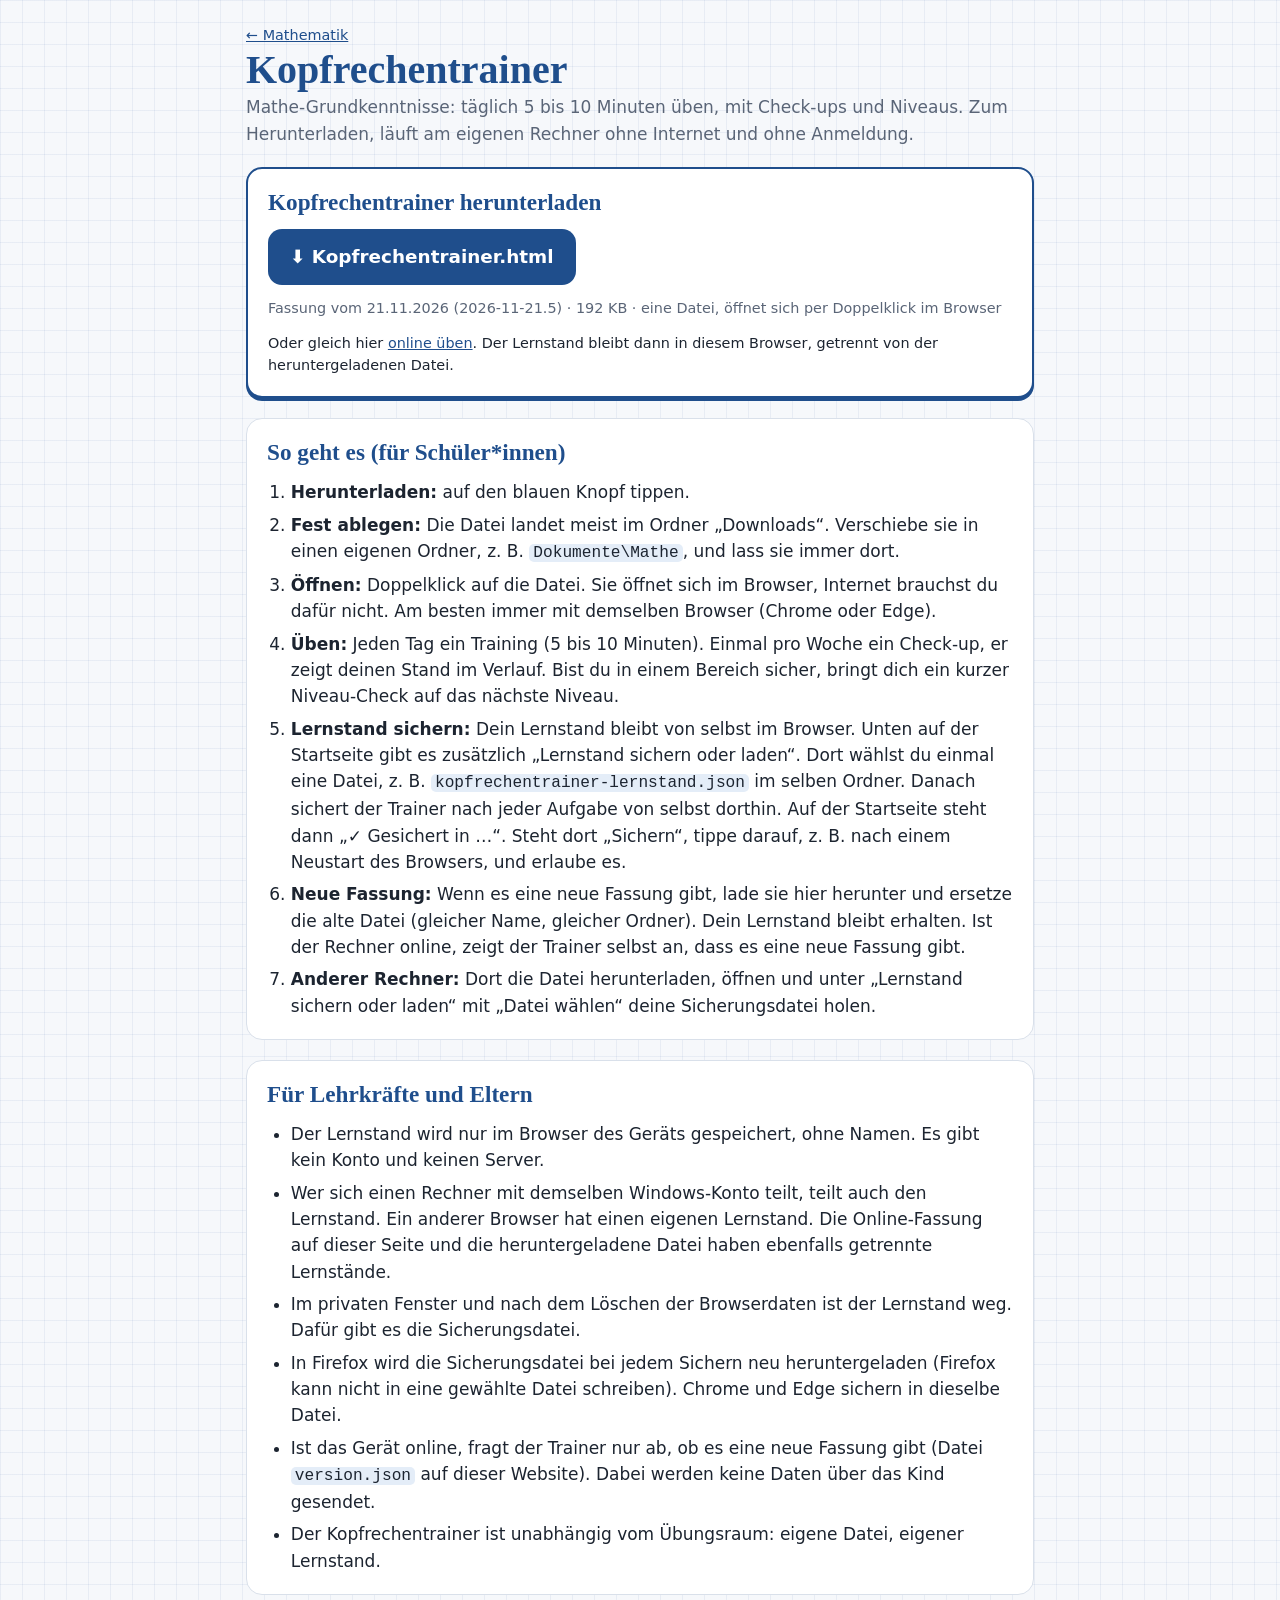
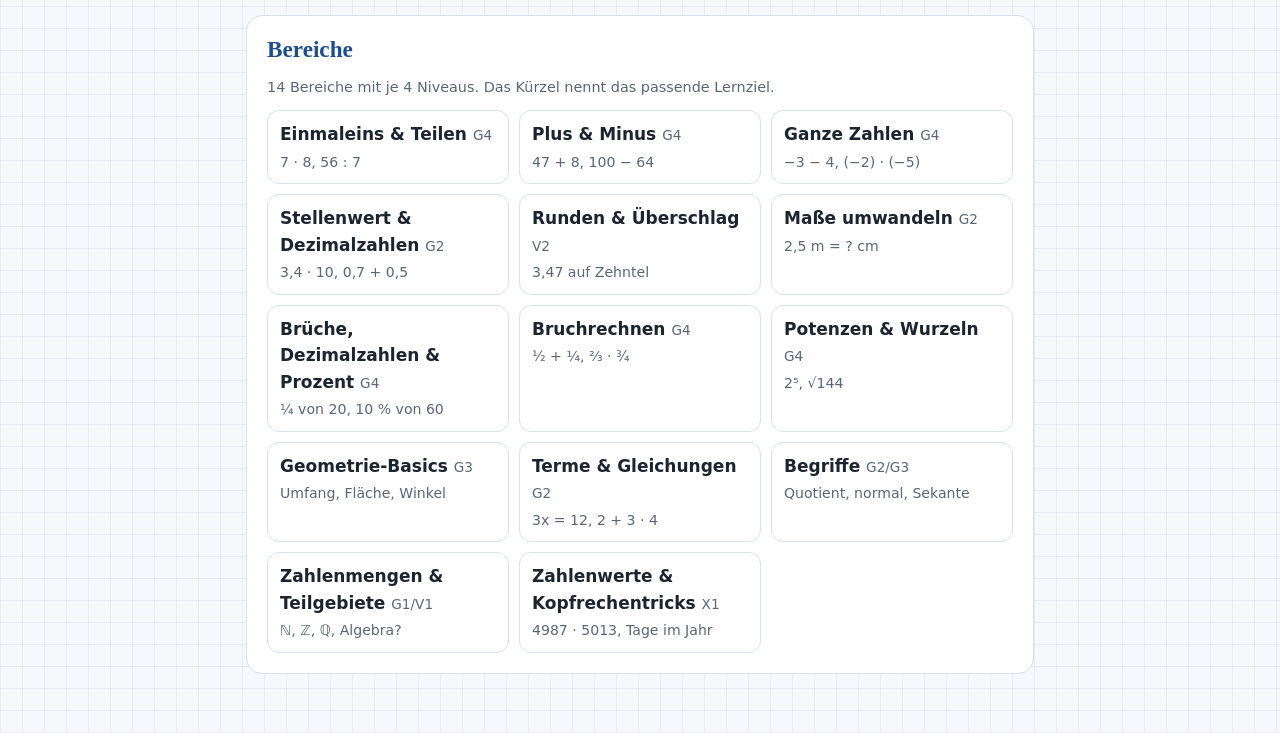
<file: mathe/kopfrechnen/index.html>
<!doctype html>
<!-- Downloadseite des Kopfrechentrainers (https://ediqat.github.io/mathe/kopfrechnen/). Vorlage für bauen.js, Gestaltung wie die Übungsraum-Downloadseite. -->
<html lang="de">
<head>
<meta charset="utf-8">
<meta name="viewport" content="width=device-width, initial-scale=1">
<title>Kopfrechentrainer – Download</title>
<style>
:root{
  --bg:#f6f8fb; --paper:#ffffff; --fg:#1c2430; --muted:#5a6577; --line:#d9e0ea;
  --grid:rgba(40,90,160,.07); --ink:#1f4e8c; --ink-soft:#e4edf8;
  --g:#2e8b57; --g-soft:#e3f3ea; --v:#b7790c; --v-soft:#fbf0d9;
  --f-display:"Roboto Slab", Rockwell, Georgia, serif;
  --f-body:"Segoe UI", system-ui, -apple-system, Roboto, "Helvetica Neue", Arial, sans-serif;
}
@media (prefers-color-scheme:dark){:root:not([data-theme="light"]){
  --bg:#11151c; --paper:#171d26; --fg:#e5e9f0; --muted:#a2acbb; --line:#2b3442;
  --grid:rgba(140,180,240,.06); --ink:#8fb4ec; --ink-soft:#1f2a3a;
  --g:#5cc28a; --g-soft:#183126; --v:#e2ad45; --v-soft:#33280f; color-scheme:dark}}
:root[data-theme="dark"]{
  --bg:#11151c; --paper:#171d26; --fg:#e5e9f0; --muted:#a2acbb; --line:#2b3442;
  --grid:rgba(140,180,240,.06); --ink:#8fb4ec; --ink-soft:#1f2a3a;
  --g:#5cc28a; --g-soft:#183126; --v:#e2ad45; --v-soft:#33280f; color-scheme:dark}
*{box-sizing:border-box}
body{margin:0;color:var(--fg);font:17px/1.55 var(--f-body);background-color:var(--bg);
  background-image:linear-gradient(var(--grid) 1px,transparent 1px),linear-gradient(90deg,var(--grid) 1px,transparent 1px);
  background-size:22px 22px}
.wrap{max-width:820px;margin:0 auto;padding:24px 16px 64px;display:flex;flex-direction:column;gap:20px}
h1,h2,h3{font-family:var(--f-display);color:var(--ink);margin:0;line-height:1.2;text-wrap:balance}
h1{font-size:clamp(1.8rem,5vw,2.5rem)} h2{font-size:1.45rem} h3{font-size:1.1rem;margin-top:6px}
p{margin:0} .muted{color:var(--muted)} .small{font-size:.9rem}
a{color:var(--ink)}
.sheet{background:var(--paper);border:1px solid var(--line);border-radius:16px;padding:20px;display:flex;flex-direction:column;gap:12px}
.download{border:2px solid var(--ink);box-shadow:0 3px 0 var(--ink)}
.knopf{display:inline-block;align-self:flex-start;background:var(--ink);color:var(--paper);font-weight:700;font-size:1.15rem;
  text-decoration:none;border-radius:14px;padding:14px 22px}
.knopf:focus-visible{outline:3px solid var(--v);outline-offset:2px}
.kacheln{display:grid;grid-template-columns:repeat(auto-fill,minmax(220px,1fr));gap:10px}
.kachel{border:1px solid var(--line);border-radius:12px;padding:10px 12px;background:var(--paper)}
.kachel.fertig{border-color:var(--g);box-shadow:0 2px 0 var(--g)}
.kachel.arbeit{border-color:var(--v)}
.kname{font-weight:700} .kachel.bald .kname{font-weight:400;color:var(--muted)}
.jahr{font-weight:400;font-size:.85rem;color:var(--muted)}
.kstand{font-size:.88rem;margin-top:4px}
.marke{font-weight:700;border-radius:99px;padding:1px 9px;font-size:.8rem}
.fertig .marke{background:var(--g-soft);color:var(--g)}
.arbeit .marke{background:var(--v-soft);color:var(--v)}
.bald .marke{background:var(--ink-soft);color:var(--muted)}
ol,ul{margin:0;padding-left:1.4em;display:flex;flex-direction:column;gap:6px}
code{font-size:.95em;background:var(--ink-soft);border-radius:5px;padding:0 4px}
.hinweis{border-left:4px solid var(--v);background:var(--v-soft);border-radius:8px;padding:10px 14px}
</style>
</head>
<body>
<div class="wrap">
<header>
  <p class="small"><a href="../index.html">← Mathematik</a></p>
  <h1>Kopfrechentrainer</h1>
  <p class="muted">Mathe-Grundkenntnisse: täglich 5 bis 10 Minuten üben, mit Check-ups und Niveaus. Zum Herunterladen, läuft am eigenen Rechner ohne Internet und ohne Anmeldung.</p>
</header>

<section class="sheet download">
  <h2>Kopfrechentrainer herunterladen</h2>
  <a class="knopf" href="Kopfrechentrainer.html" download>⬇ Kopfrechentrainer.html</a>
  <p class="small muted">Fassung vom 21.11.2026 (2026-11-21.5) · 192 KB · eine Datei, öffnet sich per Doppelklick im Browser</p>
  <p class="small">Oder gleich hier <a href="Kopfrechentrainer.html">online üben</a>. Der Lernstand bleibt dann in diesem Browser, getrennt von der heruntergeladenen Datei.</p>
</section>

<section class="sheet">
  <h2>So geht es (für Schüler*innen)</h2>
  <ol>
    <li><b>Herunterladen:</b> auf den blauen Knopf tippen.</li>
    <li><b>Fest ablegen:</b> Die Datei landet meist im Ordner „Downloads“. Verschiebe sie in einen eigenen Ordner, z. B. <code>Dokumente\Mathe</code>, und lass sie immer dort.</li>
    <li><b>Öffnen:</b> Doppelklick auf die Datei. Sie öffnet sich im Browser, Internet brauchst du dafür nicht. Am besten immer mit demselben Browser (Chrome oder Edge).</li>
    <li><b>Üben:</b> Jeden Tag ein Training (5 bis 10 Minuten). Einmal pro Woche ein Check-up, er zeigt deinen Stand im Verlauf. Bist du in einem Bereich sicher, bringt dich ein kurzer Niveau-Check auf das nächste Niveau.</li>
    <li><b>Lernstand sichern:</b> Dein Lernstand bleibt von selbst im Browser. Unten auf der Startseite gibt es zusätzlich „Lernstand sichern oder laden“. Dort wählst du einmal eine Datei, z. B. <code>kopfrechentrainer-lernstand.json</code> im selben Ordner. Danach sichert der Trainer nach jeder Aufgabe von selbst dorthin. Auf der Startseite steht dann „✓ Gesichert in …“. Steht dort „Sichern“, tippe darauf, z. B. nach einem Neustart des Browsers, und erlaube es.</li>
    <li><b>Neue Fassung:</b> Wenn es eine neue Fassung gibt, lade sie hier herunter und ersetze die alte Datei (gleicher Name, gleicher Ordner). Dein Lernstand bleibt erhalten. Ist der Rechner online, zeigt der Trainer selbst an, dass es eine neue Fassung gibt.</li>
    <li><b>Anderer Rechner:</b> Dort die Datei herunterladen, öffnen und unter „Lernstand sichern oder laden“ mit „Datei wählen“ deine Sicherungsdatei holen.</li>
  </ol>
</section>

<section class="sheet">
  <h2>Für Lehrkräfte und Eltern</h2>
  <ul>
    <li>Der Lernstand wird nur im Browser des Geräts gespeichert, ohne Namen. Es gibt kein Konto und keinen Server.</li>
    <li>Wer sich einen Rechner mit demselben Windows-Konto teilt, teilt auch den Lernstand. Ein anderer Browser hat einen eigenen Lernstand. Die Online-Fassung auf dieser Seite und die heruntergeladene Datei haben ebenfalls getrennte Lernstände.</li>
    <li>Im privaten Fenster und nach dem Löschen der Browserdaten ist der Lernstand weg. Dafür gibt es die Sicherungsdatei.</li>
    <li>In Firefox wird die Sicherungsdatei bei jedem Sichern neu heruntergeladen (Firefox kann nicht in eine gewählte Datei schreiben). Chrome und Edge sichern in dieselbe Datei.</li>
    <li>Ist das Gerät online, fragt der Trainer nur ab, ob es eine neue Fassung gibt (Datei <code>version.json</code> auf dieser Website). Dabei werden keine Daten über das Kind gesendet.</li>
    <li>Der Kopfrechentrainer ist unabhängig vom Übungsraum: eigene Datei, eigener Lernstand.</li>
  </ul>
</section>

<section class="sheet">
  <h2>Bereiche</h2>
  <p class="small muted">14 Bereiche mit je 4 Niveaus. Das Kürzel nennt das passende Lernziel.</p>
<div class="kacheln">
<div class="kachel"><div class="kname">Einmaleins &amp; Teilen <span class="jahr">G4</span></div><div class="kstand muted">7 · 8,  56 : 7</div></div>
<div class="kachel"><div class="kname">Plus &amp; Minus <span class="jahr">G4</span></div><div class="kstand muted">47 + 8,  100 − 64</div></div>
<div class="kachel"><div class="kname">Ganze Zahlen <span class="jahr">G4</span></div><div class="kstand muted">−3 − 4,  (−2) · (−5)</div></div>
<div class="kachel"><div class="kname">Stellenwert &amp; Dezimalzahlen <span class="jahr">G2</span></div><div class="kstand muted">3,4 · 10,  0,7 + 0,5</div></div>
<div class="kachel"><div class="kname">Runden &amp; Überschlag <span class="jahr">V2</span></div><div class="kstand muted">3,47 auf Zehntel</div></div>
<div class="kachel"><div class="kname">Maße umwandeln <span class="jahr">G2</span></div><div class="kstand muted">2,5 m = ? cm</div></div>
<div class="kachel"><div class="kname">Brüche, Dezimalzahlen &amp; Prozent <span class="jahr">G4</span></div><div class="kstand muted">¼ von 20,  10 % von 60</div></div>
<div class="kachel"><div class="kname">Bruchrechnen <span class="jahr">G4</span></div><div class="kstand muted">½ + ¼,  ⅔ · ¾</div></div>
<div class="kachel"><div class="kname">Potenzen &amp; Wurzeln <span class="jahr">G4</span></div><div class="kstand muted">2⁵,  √144</div></div>
<div class="kachel"><div class="kname">Geometrie-Basics <span class="jahr">G3</span></div><div class="kstand muted">Umfang, Fläche, Winkel</div></div>
<div class="kachel"><div class="kname">Terme &amp; Gleichungen <span class="jahr">G2</span></div><div class="kstand muted">3x = 12,  2 + 3 · 4</div></div>
<div class="kachel"><div class="kname">Begriffe <span class="jahr">G2/G3</span></div><div class="kstand muted">Quotient, normal, Sekante</div></div>
<div class="kachel"><div class="kname">Zahlenmengen &amp; Teilgebiete <span class="jahr">G1/V1</span></div><div class="kstand muted">ℕ, ℤ, ℚ, Algebra?</div></div>
<div class="kachel"><div class="kname">Zahlenwerte &amp; Kopfrechentricks <span class="jahr">X1</span></div><div class="kstand muted">4987 · 5013,  Tage im Jahr</div></div>
</div>
</section>
</div>
</body>
</html>
</file>
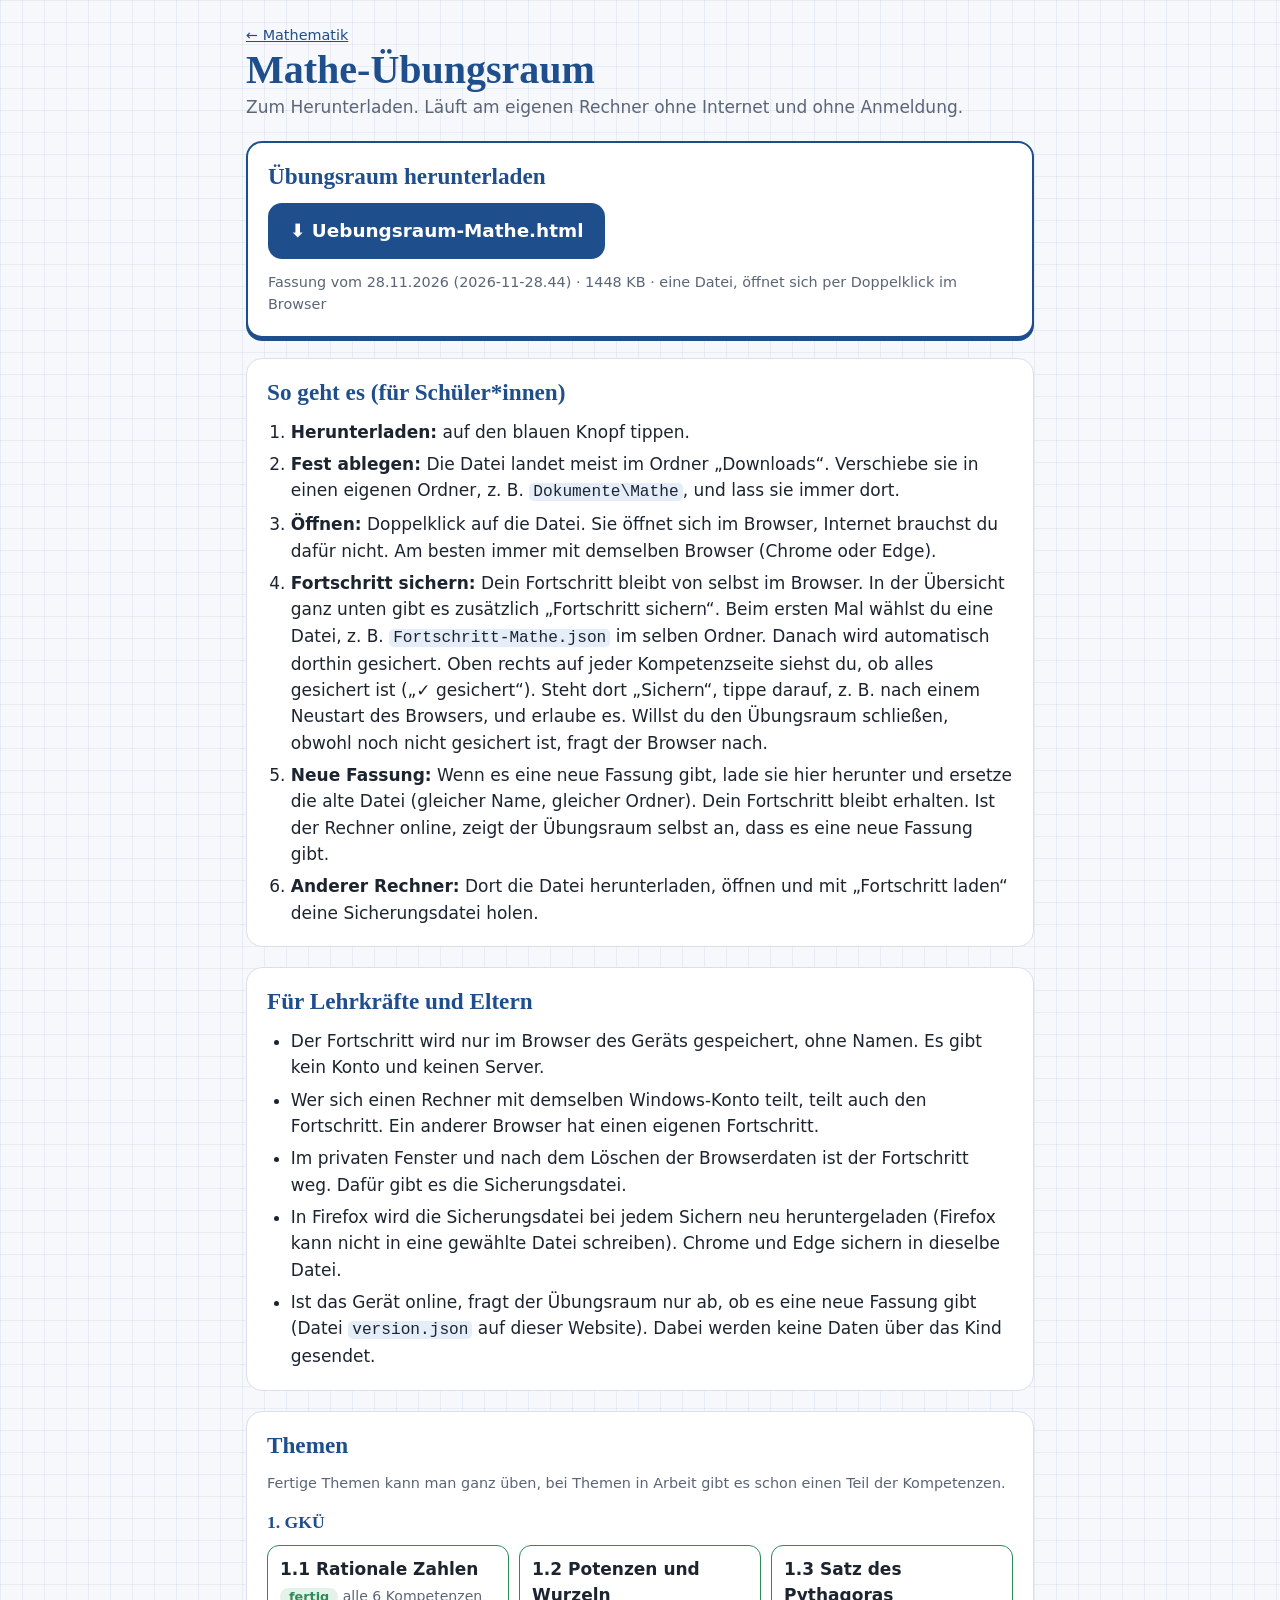
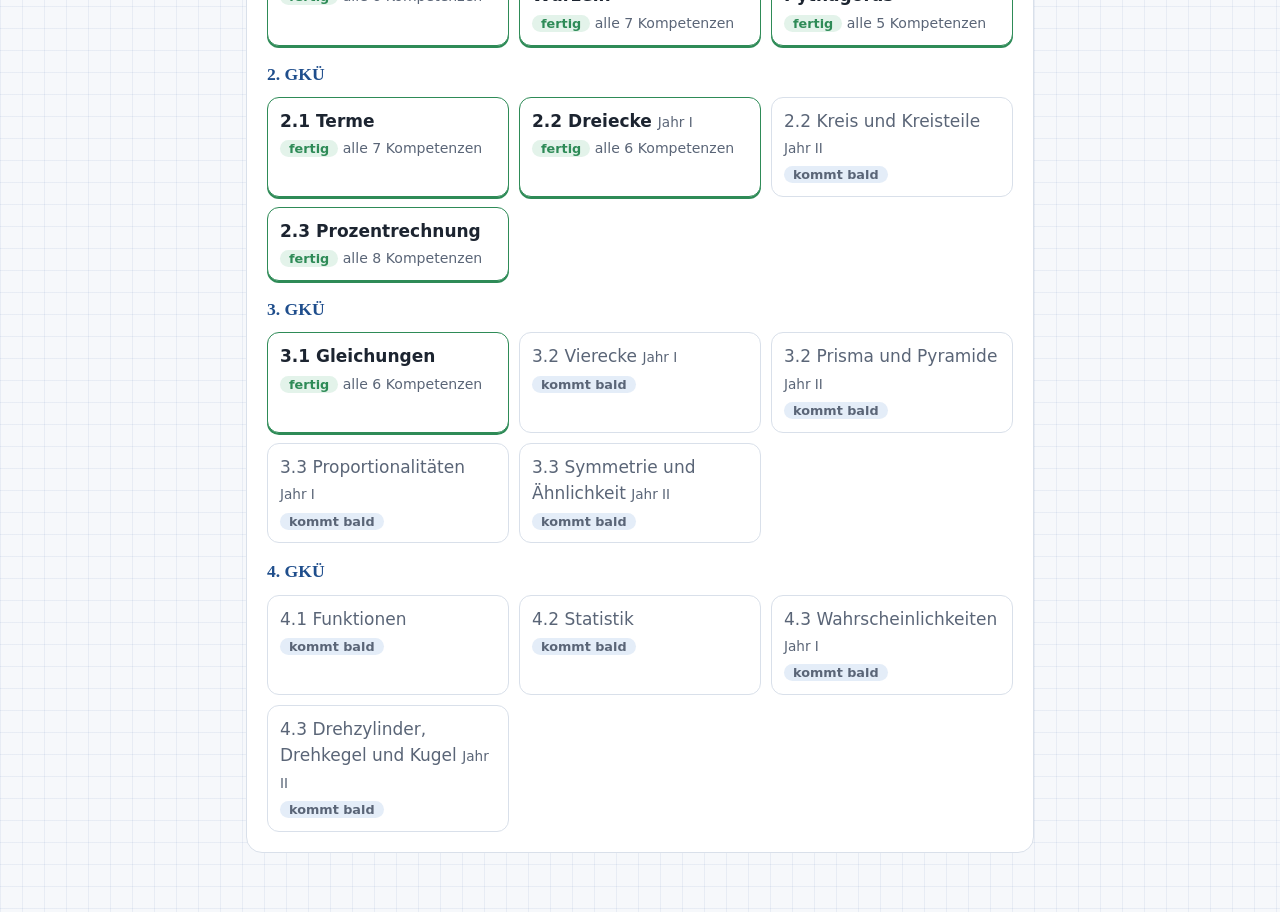
<file: mathe/uebungsraum/index.html>
<!doctype html>
<html lang="de">
<head>
<meta charset="utf-8">
<meta name="viewport" content="width=device-width, initial-scale=1">
<title>Mathe-Übungsraum 7/8 – Download</title>
<style>
:root{
  --bg:#f6f8fb; --paper:#ffffff; --fg:#1c2430; --muted:#5a6577; --line:#d9e0ea;
  --grid:rgba(40,90,160,.07); --ink:#1f4e8c; --ink-soft:#e4edf8;
  --g:#2e8b57; --g-soft:#e3f3ea; --v:#b7790c; --v-soft:#fbf0d9;
  --f-display:"Roboto Slab", Rockwell, Georgia, serif;
  --f-body:"Segoe UI", system-ui, -apple-system, Roboto, "Helvetica Neue", Arial, sans-serif;
}
@media (prefers-color-scheme:dark){:root:not([data-theme="light"]){
  --bg:#11151c; --paper:#171d26; --fg:#e5e9f0; --muted:#a2acbb; --line:#2b3442;
  --grid:rgba(140,180,240,.06); --ink:#8fb4ec; --ink-soft:#1f2a3a;
  --g:#5cc28a; --g-soft:#183126; --v:#e2ad45; --v-soft:#33280f; color-scheme:dark}}
:root[data-theme="dark"]{
  --bg:#11151c; --paper:#171d26; --fg:#e5e9f0; --muted:#a2acbb; --line:#2b3442;
  --grid:rgba(140,180,240,.06); --ink:#8fb4ec; --ink-soft:#1f2a3a;
  --g:#5cc28a; --g-soft:#183126; --v:#e2ad45; --v-soft:#33280f; color-scheme:dark}
*{box-sizing:border-box}
body{margin:0;color:var(--fg);font:17px/1.55 var(--f-body);background-color:var(--bg);
  background-image:linear-gradient(var(--grid) 1px,transparent 1px),linear-gradient(90deg,var(--grid) 1px,transparent 1px);
  background-size:22px 22px}
.wrap{max-width:820px;margin:0 auto;padding:24px 16px 64px;display:flex;flex-direction:column;gap:20px}
h1,h2,h3{font-family:var(--f-display);color:var(--ink);margin:0;line-height:1.2;text-wrap:balance}
h1{font-size:clamp(1.8rem,5vw,2.5rem)} h2{font-size:1.45rem} h3{font-size:1.1rem;margin-top:6px}
p{margin:0} .muted{color:var(--muted)} .small{font-size:.9rem}
a{color:var(--ink)}
.sheet{background:var(--paper);border:1px solid var(--line);border-radius:16px;padding:20px;display:flex;flex-direction:column;gap:12px}
.download{border:2px solid var(--ink);box-shadow:0 3px 0 var(--ink)}
.knopf{display:inline-block;align-self:flex-start;background:var(--ink);color:var(--paper);font-weight:700;font-size:1.15rem;
  text-decoration:none;border-radius:14px;padding:14px 22px}
.knopf:focus-visible{outline:3px solid var(--v);outline-offset:2px}
.kacheln{display:grid;grid-template-columns:repeat(auto-fill,minmax(220px,1fr));gap:10px}
.kachel{border:1px solid var(--line);border-radius:12px;padding:10px 12px;background:var(--paper)}
.kachel.fertig{border-color:var(--g);box-shadow:0 2px 0 var(--g)}
.kachel.arbeit{border-color:var(--v)}
.kname{font-weight:700} .kachel.bald .kname{font-weight:400;color:var(--muted)}
.jahr{font-weight:400;font-size:.85rem;color:var(--muted)}
.kstand{font-size:.88rem;margin-top:4px}
.marke{font-weight:700;border-radius:99px;padding:1px 9px;font-size:.8rem}
.fertig .marke{background:var(--g-soft);color:var(--g)}
.arbeit .marke{background:var(--v-soft);color:var(--v)}
.bald .marke{background:var(--ink-soft);color:var(--muted)}
ol,ul{margin:0;padding-left:1.4em;display:flex;flex-direction:column;gap:6px}
code{font-size:.95em;background:var(--ink-soft);border-radius:5px;padding:0 4px}
.hinweis{border-left:4px solid var(--v);background:var(--v-soft);border-radius:8px;padding:10px 14px}
</style>
</head>
<body>
<div class="wrap">
<header>
  <p class="small"><a href="../index.html">← Mathematik</a></p>
  <h1>Mathe-Übungsraum</h1>
  <p class="muted">Zum Herunterladen. Läuft am eigenen Rechner ohne Internet und ohne Anmeldung.</p>
</header>

<section class="sheet download">
  <h2>Übungsraum herunterladen</h2>
  <a class="knopf" href="../Uebungsraum-Mathe.html" download>⬇ Uebungsraum-Mathe.html</a>
  <p class="small muted">Fassung vom 28.11.2026 (2026-11-28.44) · 1448 KB · eine Datei, öffnet sich per Doppelklick im Browser</p>
</section>

<section class="sheet">
  <h2>So geht es (für Schüler*innen)</h2>
  <ol>
    <li><b>Herunterladen:</b> auf den blauen Knopf tippen.</li>
    <li><b>Fest ablegen:</b> Die Datei landet meist im Ordner „Downloads“. Verschiebe sie in einen eigenen Ordner, z. B. <code>Dokumente\Mathe</code>, und lass sie immer dort.</li>
    <li><b>Öffnen:</b> Doppelklick auf die Datei. Sie öffnet sich im Browser, Internet brauchst du dafür nicht. Am besten immer mit demselben Browser (Chrome oder Edge).</li>
    <li><b>Fortschritt sichern:</b> Dein Fortschritt bleibt von selbst im Browser. In der Übersicht ganz unten gibt es zusätzlich „Fortschritt sichern“. Beim ersten Mal wählst du eine Datei, z. B. <code>Fortschritt-Mathe.json</code> im selben Ordner. Danach wird automatisch dorthin gesichert. Oben rechts auf jeder Kompetenzseite siehst du, ob alles gesichert ist („✓ gesichert“). Steht dort „Sichern“, tippe darauf, z. B. nach einem Neustart des Browsers, und erlaube es. Willst du den Übungsraum schließen, obwohl noch nicht gesichert ist, fragt der Browser nach.</li>
    <li><b>Neue Fassung:</b> Wenn es eine neue Fassung gibt, lade sie hier herunter und ersetze die alte Datei (gleicher Name, gleicher Ordner). Dein Fortschritt bleibt erhalten. Ist der Rechner online, zeigt der Übungsraum selbst an, dass es eine neue Fassung gibt.</li>
    <li><b>Anderer Rechner:</b> Dort die Datei herunterladen, öffnen und mit „Fortschritt laden“ deine Sicherungsdatei holen.</li>
  </ol>
</section>

<section class="sheet">
  <h2>Für Lehrkräfte und Eltern</h2>
  <ul>
    <li>Der Fortschritt wird nur im Browser des Geräts gespeichert, ohne Namen. Es gibt kein Konto und keinen Server.</li>
    <li>Wer sich einen Rechner mit demselben Windows-Konto teilt, teilt auch den Fortschritt. Ein anderer Browser hat einen eigenen Fortschritt.</li>
    <li>Im privaten Fenster und nach dem Löschen der Browserdaten ist der Fortschritt weg. Dafür gibt es die Sicherungsdatei.</li>
    <li>In Firefox wird die Sicherungsdatei bei jedem Sichern neu heruntergeladen (Firefox kann nicht in eine gewählte Datei schreiben). Chrome und Edge sichern in dieselbe Datei.</li>
    <li>Ist das Gerät online, fragt der Übungsraum nur ab, ob es eine neue Fassung gibt (Datei <code>version.json</code> auf dieser Website). Dabei werden keine Daten über das Kind gesendet.</li>
  </ul>
</section>

<section class="sheet">
  <h2>Themen</h2>
  <p class="small muted">Fertige Themen kann man ganz üben, bei Themen in Arbeit gibt es schon einen Teil der Kompetenzen.</p>
<h3>1. GKÜ</h3>
<div class="kacheln">
<div class="kachel fertig"><div class="kname">1.1 Rationale Zahlen</div><div class="kstand"><span class="marke">fertig</span> <span class="muted">alle 6 Kompetenzen</span></div></div>
<div class="kachel fertig"><div class="kname">1.2 Potenzen und Wurzeln</div><div class="kstand"><span class="marke">fertig</span> <span class="muted">alle 7 Kompetenzen</span></div></div>
<div class="kachel fertig"><div class="kname">1.3 Satz des Pythagoras</div><div class="kstand"><span class="marke">fertig</span> <span class="muted">alle 5 Kompetenzen</span></div></div>
</div>
<h3>2. GKÜ</h3>
<div class="kacheln">
<div class="kachel fertig"><div class="kname">2.1 Terme</div><div class="kstand"><span class="marke">fertig</span> <span class="muted">alle 7 Kompetenzen</span></div></div>
<div class="kachel fertig"><div class="kname">2.2 Dreiecke <span class="jahr">Jahr I</span></div><div class="kstand"><span class="marke">fertig</span> <span class="muted">alle 6 Kompetenzen</span></div></div>
<div class="kachel bald"><div class="kname">2.2 Kreis und Kreisteile <span class="jahr">Jahr II</span></div><div class="kstand"><span class="marke">kommt bald</span></div></div>
<div class="kachel fertig"><div class="kname">2.3 Prozentrechnung</div><div class="kstand"><span class="marke">fertig</span> <span class="muted">alle 8 Kompetenzen</span></div></div>
</div>
<h3>3. GKÜ</h3>
<div class="kacheln">
<div class="kachel fertig"><div class="kname">3.1 Gleichungen</div><div class="kstand"><span class="marke">fertig</span> <span class="muted">alle 6 Kompetenzen</span></div></div>
<div class="kachel bald"><div class="kname">3.2 Vierecke <span class="jahr">Jahr I</span></div><div class="kstand"><span class="marke">kommt bald</span></div></div>
<div class="kachel bald"><div class="kname">3.2 Prisma und Pyramide <span class="jahr">Jahr II</span></div><div class="kstand"><span class="marke">kommt bald</span></div></div>
<div class="kachel bald"><div class="kname">3.3 Proportionalitäten <span class="jahr">Jahr I</span></div><div class="kstand"><span class="marke">kommt bald</span></div></div>
<div class="kachel bald"><div class="kname">3.3 Symmetrie und Ähnlichkeit <span class="jahr">Jahr II</span></div><div class="kstand"><span class="marke">kommt bald</span></div></div>
</div>
<h3>4. GKÜ</h3>
<div class="kacheln">
<div class="kachel bald"><div class="kname">4.1 Funktionen</div><div class="kstand"><span class="marke">kommt bald</span></div></div>
<div class="kachel bald"><div class="kname">4.2 Statistik</div><div class="kstand"><span class="marke">kommt bald</span></div></div>
<div class="kachel bald"><div class="kname">4.3 Wahrscheinlichkeiten <span class="jahr">Jahr I</span></div><div class="kstand"><span class="marke">kommt bald</span></div></div>
<div class="kachel bald"><div class="kname">4.3 Drehzylinder, Drehkegel und Kugel <span class="jahr">Jahr II</span></div><div class="kstand"><span class="marke">kommt bald</span></div></div>
</div>
</section>
</div>
</body>
</html>
</file>
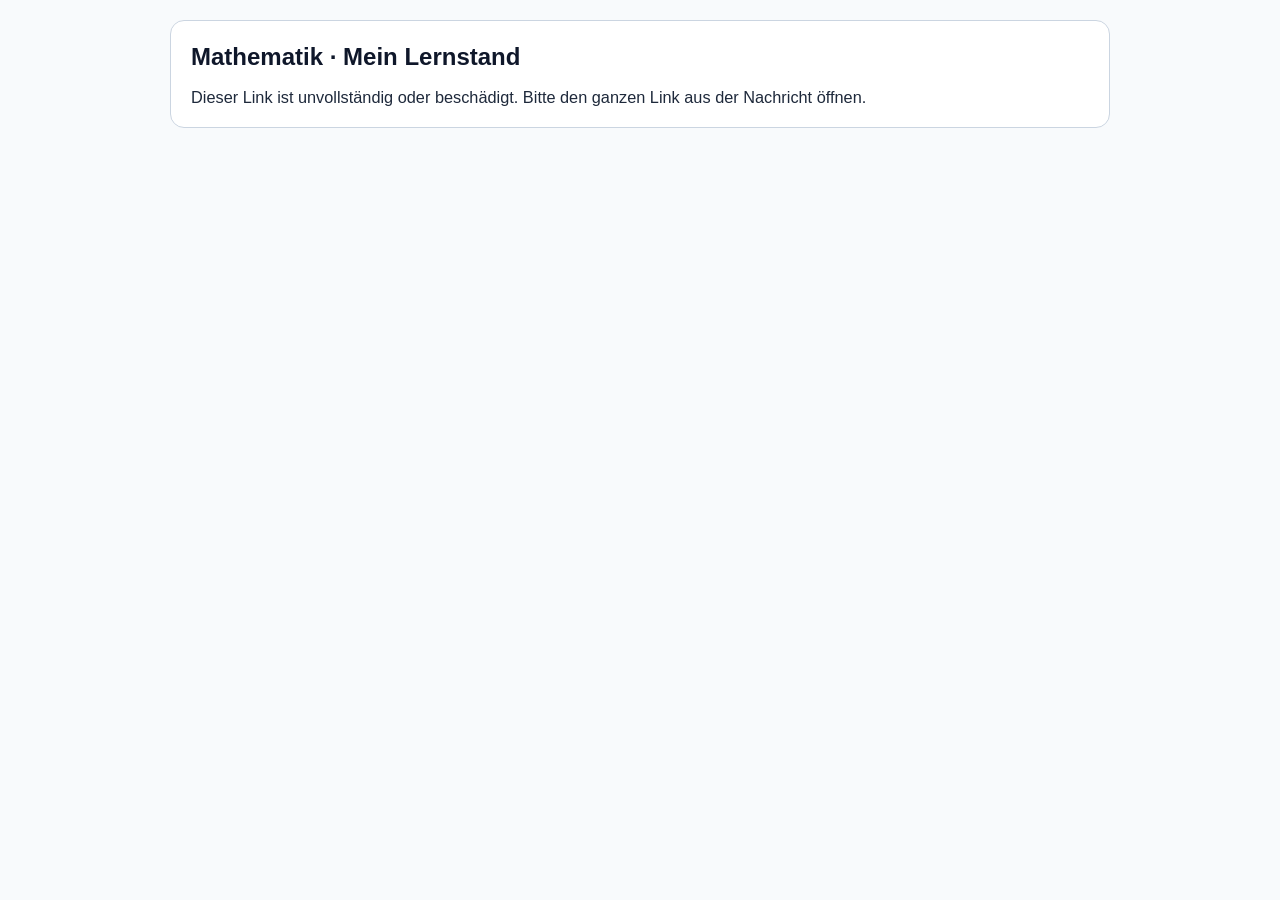
<file: ansicht.html>
<!DOCTYPE html>
<html lang="de">
<head>
<meta charset="UTF-8">
<meta name="viewport" content="width=device-width, initial-scale=1.0">
<meta name="robots" content="noindex">
<title>Mathematik · Mein Lernstand</title>
<style>
* { box-sizing: border-box; margin: 0; padding: 0; font-family: -apple-system, BlinkMacSystemFont, "Segoe UI", Roboto, Helvetica, Arial, sans-serif; }
body { background: #f8fafc; color: #1e293b; padding: 20px; max-width: 980px; margin: 0 auto; line-height: 1.5; }
.karte { background: #fff; border: 1px solid #cbd5e1; border-radius: 14px; padding: 18px 20px; margin-bottom: 18px; }
h1 { font-size: 1.5rem; color: #0f172a; }
h2 { font-size: 1.1rem; color: #0f172a; margin-bottom: 8px; }
.leise { color: #64748b; font-size: 0.85rem; }
.note { color: #2563eb; }
#stand-zeile { margin-top: 10px; font-size: 1.02rem; }
.modus { display: flex; flex-wrap: wrap; gap: 8px; margin-top: 8px; }
.modus button { padding: 8px 16px; border: 1px solid #cbd5e1; border-radius: 8px; background: #fff; font-size: 0.9rem; font-weight: 600; cursor: pointer; opacity: 0.45; }
.modus button.aktiv { background: #2563eb; border-color: #2563eb; color: #fff; opacity: 1; }
#modus-info { margin-top: 6px; }
.auswahl { background: #f0f6ff; border: 1px solid #bfdbfe; border-radius: 10px; padding: 12px 14px; margin-top: 12px; }
.auswahl h3 { font-size: 0.95rem; }
#auswahl-liste { list-style: none; font-size: 0.88rem; margin-top: 4px; display: grid; gap: 3px; }
.erg { display: flex; flex-wrap: wrap; align-items: center; gap: 22px; margin-top: 10px; }
#erg-pct { font-size: 1.4rem; font-weight: 800; }
#erg-note { font-size: 1.05rem; font-weight: 800; color: #2563eb; margin-left: 6px; }
#erg-next { opacity: 0.5; }
.bar { width: 200px; height: 8px; background: #e2e8f0; border-radius: 4px; overflow: hidden; }
#erg-bar { height: 100%; width: 0; background: #2563eb; transition: width 0.5s ease; }
#erg-next-txt { font-size: 0.88rem; font-weight: 600; margin-top: 4px; }
.kopieren { margin-top: 12px; border-top: 1px solid #bfdbfe; padding-top: 10px; }
#btn-kopieren { padding: 8px 16px; border: 1px solid #2563eb; border-radius: 8px; background: #2563eb; color: #fff; font-size: 0.9rem; font-weight: 600; cursor: pointer; }
#btn-kopieren:disabled { opacity: 0.4; cursor: not-allowed; }
#kopiert { margin-left: 8px; font-weight: 600; color: #16a34a; }
#anm-text { width: 100%; min-height: 120px; margin-top: 8px; font-family: Consolas, monospace; font-size: 0.8rem; padding: 8px; border: 1px solid #cbd5e1; border-radius: 8px; }
h3.gk { font-size: 1rem; margin: 16px 0 4px; color: #0f172a; }
details { border: 1px solid #e2e8f0; border-radius: 10px; margin-bottom: 8px; background: #fcfdfe; }
summary { padding: 8px 12px; font-weight: 600; cursor: pointer; }
.comp { display: grid; grid-template-columns: 100px 34px 34px 1fr; gap: 8px; align-items: center; padding: 6px 12px; border-top: 1px solid #eef2f6; font-size: 0.88rem; }
.comp.blass { color: #64748b; }
.kreuz { display: flex; align-items: center; gap: 4px; font-size: 0.8rem; color: #475569; cursor: pointer; }
.kreuz input { width: 17px; height: 17px; }
.sym { text-align: center; font-size: 0.8rem; color: #000; }
.sym svg, .rating-sym { width: 1.2em; height: 1.2em; vertical-align: -0.25em; fill: none; stroke: currentColor; stroke-width: 2; stroke-linecap: round; }
.tag { display: inline-block; font-size: 0.72rem; font-weight: 700; padding: 1px 6px; border-radius: 5px; text-align: center; }
.tag-G { background: #f0fdf4; color: #16a34a; border: 1px solid #bbf7d0; }
.tag-V { background: #fefce8; color: #ca8a04; border: 1px solid #fef08a; }
.tag-X { background: #fef2f2; color: #dc2626; border: 1px solid #fca5a5; }
@media (max-width: 600px) { .comp { grid-template-columns: 90px 30px 34px 1fr; padding: 6px 8px; } }
@media print {
  body { background: #fff; padding: 0; }
  .modus, #modus-info, .kreuz input:not(:checked), .kopieren { display: none !important; }
  .karte { border: none; padding: 0 0 10px; }
  details > summary { list-style: none; }
}
</style>
</head>
<body>
<div class="karte">
  <h1>Mathematik · Mein Lernstand</h1>
  <div id="kopf-name" style="font-weight:700;font-size:1.1rem;margin-top:4px"></div>
  <div id="kopf-info" class="leise"></div>
  <div id="stand-zeile"></div>
</div>
<div class="karte" id="rechner">
  <h2>Was wäre, wenn ich Kompetenzen nachhole?</h2>
  <div class="modus"><button type="button" id="btn-nachholen"></button><button type="button" id="btn-semester"></button></div>
  <div id="modus-info" class="leise"></div>
  <div class="auswahl">
    <h3 id="auswahl-titel"></h3>
    <ul id="auswahl-liste"></ul>
    <div class="erg">
      <div><span id="erg-pct"></span><span id="erg-note"></span></div>
      <div id="erg-next"><div class="bar"><div id="erg-bar"></div></div><div id="erg-next-txt"></div></div>
    </div>
    <div class="kopieren">
      <button type="button" id="btn-kopieren">📋 Auswahl kopieren</button><span id="kopiert"></span>
      <div class="leise" style="margin-top:6px">Zum Anmelden: Auswahl kopieren, in EduPage eine Nachricht an deine Lehrkraft schreiben und den Text einfügen (Strg + V).</div>
      <div id="kopier-bereich" style="display:none"><textarea id="anm-text" readonly></textarea></div>
    </div>
  </div>
</div>
<div class="karte" id="kompetenzen">
  <h2>Meine Kompetenzen</h2>
  <div class="leise">offen = noch nicht geprüft · <svg class="rating-sym" viewBox="0 0 20 20" aria-hidden="true"><circle cx="10" cy="10" r="8"/></svg> keine · <svg class="rating-sym" viewBox="0 0 20 20" aria-hidden="true"><circle cx="10" cy="10" r="8"/><line x1="4.3" y1="15.7" x2="15.7" y2="4.3"/></svg> halbe · <svg class="rating-sym" viewBox="0 0 20 20" aria-hidden="true"><circle cx="10" cy="10" r="8"/><line x1="4.3" y1="15.7" x2="15.7" y2="4.3"/><line x1="4.3" y1="4.3" x2="15.7" y2="15.7"/></svg> ganze Kompetenz</div>
  <div id="liste"></div>
</div>
<script>
const NOTENGRENZEN = {"AHS":[[90,"Sehr gut (1)"],[80,"Gut (2)"],[63,"Befriedigend (3)"],[42,"Genügend (4)"],[null,"Nicht genügend (5)"]],"STD":[[63,"Sehr gut (1)"],[42,"Gut (2)"],[28,"Befriedigend (3)"],[15,"Genügend (4)"],[null,"Nicht genügend (5)"]]};
const RECHNER_LIMIT = {"nachholen":3,"semester":5};
function exakt(x) { return Math.round(x * 1e6) / 1e6; }

function stufenQuote(score, assessed) {
            return assessed ? exakt((score / assessed) * 100) : 0;
        }

function gesamtProzent(gRate, vRate, xRate, factor, mitarbeit) {
            const grundwert = exakt(0.3 * gRate + 0.4 * vRate + 0.3 * xRate);
            const mitBonus = exakt(grundwert * factor);
            return { grundwert, mitBonus, overallPct: exakt(Math.max(0, mitBonus + mitarbeit)) };
        }

function formatNum(x) { return x.toFixed(1).replace('.', ','); }

function formatPct(x) { return `${formatNum(x)} %`; }

function rechneMitPlus(stand, plus = { G: 0, V: 0, X: 0 }) {
            const q = {};
            ['G', 'V', 'X'].forEach(t => {
                const { score, assessed } = stand.gesamt[t];
                q[t] = stufenQuote(Math.min(assessed, score + (plus[t] || 0)), assessed);
            });
            const { overallPct } = gesamtProzent(q.G, q.V, q.X, stand.factor, stand.mitarbeit);
            return { gRate: q.G, vRate: q.V, xRate: q.X, overallPct };
        }

function naechsteNote(res, level) {
            const grenzen = NOTENGRENZEN[level];
            if (!grenzen) return { note: 'Niveau fehlt', naechste: null };
            const i = grenzen.findIndex(([g]) => g === null || res.overallPct > g);
            const note = grenzen[i][1];
            if (i === 0) return { note, naechste: null };
            const oben = grenzen[i - 1][0];
            const unten = grenzen[i][0] ?? 0;
            return { note, naechste: grenzen[i - 1][1], fehlt: exakt(oben - res.overallPct), anteil: (res.overallPct - unten) / (oben - unten) };
        }

function standAusKompetenzen(gkues, factor, mitarbeit, level) {
            const leer = () => ({ G: { score: 0, assessed: 0 }, V: { score: 0, assessed: 0 }, X: { score: 0, assessed: 0 } });
            const gesamt = leer();
            let letzteGkue = null;
            gkues.forEach(gk => {
                const s = leer();
                gk.topics.forEach(t => t.comps.forEach(c => {
                    if (c.val < 0) return;
                    s[c.tier].score += c.val; s[c.tier].assessed++;
                    gesamt[c.tier].score += c.val; gesamt[c.tier].assessed++;
                }));
                if (s.G.assessed + s.V.assessed + s.X.assessed) letzteGkue = { name: gk.name, ...s };
            });
            return { factor, mitarbeit, level, gesamt, letzteGkue };
        }

function anmeldePruefziffer(s) {
            let h = 0x811c9dc5;
            for (let i = 0; i < s.length; i++) { h ^= s.charCodeAt(i); h = Math.imul(h, 0x01000193) >>> 0; }
            return (h % 1679616).toString(36).toUpperCase().padStart(4, '0');
        }

function anmeldeCode(inhalt) {
            const bytes = new TextEncoder().encode(JSON.stringify(inhalt));
            let bin = '';
            bytes.forEach(b => { bin += String.fromCharCode(b); });
            const b64 = btoa(bin).replace(/\+/g, '-').replace(/\//g, '_').replace(/=+$/, '');
            return `[KR1:${b64}:${anmeldePruefziffer(b64)}]`;
        }

function schuelerSeiteStart(D) {
            const esc = s => String(s).replace(/[&<>"]/g, ch => ({ '&': '&amp;', '<': '&lt;', '>': '&gt;', '"': '&quot;' }[ch]));
            const $ = id => document.getElementById(id);
            const sym = v => D.symbole[v < 0 ? '-1' : String(v)];
            const stand = standAusKompetenzen(D.gkues, D.factor, D.mitarbeit, D.level);
            const alle = [];
            D.gkues.forEach(gk => gk.topics.forEach(t => t.comps.forEach(c => alle.push({ ...c, gk: gk.name, thema: t.name }))));
            let modus = 'nachholen';
            const auswahl = new Set();
            const nachholbar = c => c.val >= 0 && c.val < 1 &&
                (modus === 'semester' || (!!stand.letzteGkue && c.gk === stand.letzteGkue.name));

            $('kopf-name').textContent = D.name;
            $('kopf-info').textContent = [D.klasse, `Jahr ${D.jahr}`, D.levelName || 'Niveau fehlt',
                D.bonus ? 'mit Bonus 7. Schulstufe' : '', `Stand: ${D.datum}`].filter(Boolean).join(' · ');
            const g = stand.gesamt;
            const geprueft = g.G.assessed + g.V.assessed + g.X.assessed;
            if (geprueft) {
                const r = rechneMitPlus(stand);
                $('stand-zeile').innerHTML = `Aktuelle Note: <b class="note">${esc(naechsteNote(r, D.level).note)}</b> · <b>${formatPct(r.overallPct)}</b>` +
                    `<span class="leise"> · G ${formatPct(r.gRate)} · V ${formatPct(r.vRate)} · X ${formatPct(r.xRate)} · ${esc(D.mitarbeitText)}</span>`;
            } else {
                $('stand-zeile').textContent = 'Noch keine Kompetenz geprüft.';
                $('rechner').style.display = 'none';
            }

            function zeichne() {
                const limit = RECHNER_LIMIT[modus];
                const gkName = stand.letzteGkue ? stand.letzteGkue.name : '';
                const nTxt = `Nachholen${gkName ? ' ' + gkName : ''} (höchstens 3)`;
                $('btn-nachholen').textContent = (modus === 'nachholen' ? '✓ ' : '') + nTxt;
                $('btn-semester').textContent = (modus === 'semester' ? '✓ ' : '') + 'Semesterprüfung (höchstens 5)';
                $('btn-nachholen').classList.toggle('aktiv', modus === 'nachholen');
                $('btn-semester').classList.toggle('aktiv', modus === 'semester');
                $('modus-info').textContent = modus === 'nachholen'
                    ? `Unten bei „Meine Kompetenzen“ bis zu 3 Kompetenzen${gkName ? ' der ' + gkName : ''} ankreuzen.`
                    : 'Unten bei „Meine Kompetenzen“ bis zu 5 Kompetenzen aus allen bisherigen GKÜs ankreuzen.';

                // Kompetenzliste
                let html = '', i = 0;
                D.gkues.forEach(gk => {
                    html += `<h3 class="gk">${esc(gk.name)}</h3>`;
                    gk.topics.forEach(t => {
                        html += `<details open><summary>${esc(t.name)}</summary>`;
                        t.comps.forEach(c => {
                            const k = alle[i];
                            const ok = nachholbar(k);
                            const voll = auswahl.size >= limit && !auswahl.has(i);
                            html += `<div class="comp${ok ? '' : ' blass'}">` +
                                `<label class="kreuz">${ok ? `<input type="checkbox" data-i="${i}"${auswahl.has(i) ? ' checked' : ''}${voll ? ' disabled' : ''}> nachholen` : ''}</label>` +
                                `<span class="sym">${sym(c.val)}</span><span class="tag tag-${c.tier}">${c.tier}${c.nr}</span>` +
                                `<span class="txt">${esc(c.text)}</span></div>`;
                            i++;
                        });
                        html += '</details>';
                    });
                });
                $('liste').innerHTML = html;

                // Meine Auswahl und Rechner
                const plus = { G: 0, V: 0, X: 0 };
                auswahl.forEach(j => { plus[alle[j].tier] += 1 - alle[j].val; });
                $('auswahl-titel').textContent = `Meine Auswahl · ${modus === 'nachholen' ? nTxt.replace(' (höchstens 3)', '') : 'Semesterprüfung'} (${auswahl.size} von ${limit})`;
                $('auswahl-liste').innerHTML = auswahl.size
                    ? [...auswahl].sort((a, b) => a - b).map(j => {
                        const k = alle[j];
                        return `<li><span class="tag tag-${k.tier}">${k.tier}${k.nr}</span> ${esc(k.thema)} <span class="leise">(${esc(k.gk)})</span> – ${esc(k.text)}</li>`;
                    }).join('')
                    : '<li class="leise">Noch nichts angekreuzt.</li>';
                const r = rechneMitPlus(stand, plus);
                const nn = naechsteNote(r, D.level);
                $('erg-pct').textContent = formatPct(r.overallPct);
                $('erg-note').textContent = nn.note;
                $('erg-next').style.visibility = nn.naechste ? 'visible' : 'hidden';
                if (nn.naechste) {
                    const fehlt = nn.fehlt > 0 ? `es fehlen noch ${formatPct(Math.max(0.1, nn.fehlt))}` : 'es fehlt nur noch ein kleines Stück';
                    $('erg-next-txt').textContent = `${nn.naechste} · ${fehlt}`;
                    $('erg-bar').style.width = `${Math.max(4, Math.min(100, nn.anteil * 100))}%`;
                }
                $('btn-kopieren').disabled = !auswahl.size;
                $('kopier-bereich').style.display = 'none';
                $('kopiert').textContent = '';
            }

            // Text für die EduPage-Nachricht: lesbar, Kompetenzen in fester Reihenfolge, am Ende der Code
            function anmeldeText() {
                const heute = new Date();
                const z = n => String(n).padStart(2, '0');
                const datum = `${z(heute.getDate())}.${z(heute.getMonth() + 1)}.${heute.getFullYear()}`;
                const gewaehlt = [...auswahl].sort((a, b) => a - b).map(j => alle[j]);
                const gkIdx = modus === 'nachholen' && stand.letzteGkue
                    ? D.gkues.find(gk => gk.name === stand.letzteGkue.name).idx : null;
                const art = modus === 'nachholen' ? `Nachholen ${stand.letzteGkue ? stand.letzteGkue.name : ''}` : 'Semesterprüfung';
                // Link-Ansicht: nur das Kürzel (z), Schülerdatei: Klasse und Name
                const wer = D.kuerzel ? { z: D.kuerzel } : { k: D.klasse, n: D.name };
                const code = anmeldeCode({ ...wer, a: modus, g: gkIdx, c: gewaehlt.map(k => k.key), d: datum, f: D.format });
                return ['Nachhol-Anmeldung Mathematik', [D.name, D.klasse, art, datum].filter(Boolean).join(' · '),
                    ...gewaehlt.map((k, n) => `${n + 1}. ${k.tier}${k.nr} ${k.thema} – ${k.text}`), `Code: ${code}`].join('\n');
            }

            $('btn-kopieren').onclick = async () => {
                const text = anmeldeText();
                $('anm-text').value = text;
                $('kopier-bereich').style.display = 'block';
                let ok = false;
                try { await navigator.clipboard.writeText(text); ok = true; } catch (err) {
                    $('anm-text').select();
                    try { ok = document.execCommand('copy'); } catch (err2) { ok = false; }
                }
                $('kopiert').textContent = ok ? '✓ kopiert' : 'Bitte den Text unten markieren und kopieren (Strg + C).';
            };
            $('btn-nachholen').onclick = () => { modus = 'nachholen'; auswahl.clear(); zeichne(); };
            $('btn-semester').onclick = () => { modus = 'semester'; auswahl.clear(); zeichne(); };
            $('liste').addEventListener('change', e => {
                const i = Number(e.target.dataset.i);
                if (e.target.checked) auswahl.add(i); else auswahl.delete(i);
                zeichne();
            });
            zeichne();
        }

function ausB64url(s) {
            const bin = atob(s.replace(/-/g, '+').replace(/_/g, '/'));
            return JSON.parse(new TextDecoder().decode(Uint8Array.from(bin, ch => ch.charCodeAt(0))));
        }

function levelName(level) {
            return level === 'AHS' ? 'Standard AHS' : level === 'STD' ? 'Standard' : '';
        }

function mitarbeitTextVon(m) {
            if (m === '' || m === null || m === undefined) return 'Mitarbeit noch offen';
            return `Mitarbeit ${Number(m) > 0 ? '+' : ''}${String(m).replace('-', '−')} %`;
        }

function kompetenzListePruefziffer(gkues) {
            return anmeldePruefziffer(gkues.map(gk => gk.idx + ':' + gk.topics.map(t => t.comps.map(c => c.key).join(',')).join(';')).join('|'));
        }

function datenAusLink(hash, vorlage) {
            const beschaedigt = { fehler: 'Dieser Link ist unvollständig oder beschädigt. Bitte den ganzen Link aus der Nachricht öffnen.' };
            const m = /^#?([A-Za-z0-9_-]+)\.([0-9A-Z]{4})$/.exec(String(hash || '').replace(/\s+/g, ''));
            if (!m || anmeldePruefziffer(m[1]) !== m[2]) return beschaedigt;
            let x;
            try { x = ausB64url(m[1]); } catch (err) { return beschaedigt; }
            if (!x || x.v !== 1 || !vorlage.jahre[x.j]) return beschaedigt;
            const vorher = vorlage.jahre[x.j];
            if (x.f !== vorlage.format || x.p !== kompetenzListePruefziffer(vorher))
                return { fehler: 'Dieser Link passt nicht zur aktuellen Fassung der Seite. Bitte bei deiner Lehrkraft einen neuen Link holen.' };
            const anzahl = vorher.reduce((n, gk) => n + gk.topics.reduce((k, t) => k + t.comps.length, 0), 0);
            const gueltig = /^[A-Za-z0-9]{1,16}$/.test(x.z) && /^\d{2}\.\d{2}\.\d{4}$/.test(x.d) && ['AHS', 'STD'].includes(x.l) &&
                (x.m === null || (Number.isInteger(x.m) && Math.abs(x.m) <= 5)) &&
                typeof x.w === 'string' && /^[-0h1]*$/.test(x.w) && x.w.length === anzahl;
            if (!gueltig) return beschaedigt;
            const wert = { '-': -1, '0': 0, 'h': 0.5, '1': 1 };
            let i = 0;
            const gkues = vorher.map(gk => ({ ...gk, topics: gk.topics.map(t => ({ ...t, comps: t.comps.map(c => ({ ...c, val: wert[x.w[i++]] })) })) }));
            return {
                name: x.z, kuerzel: x.z, klasse: '', datum: x.d, level: x.l, levelName: levelName(x.l), format: x.f, jahr: x.j,
                bonus: !!x.b, factor: x.b ? 1.25 : 1, mitarbeit: x.m === null ? 0 : x.m, mitarbeitText: mitarbeitTextVon(x.m),
                symbole: vorlage.symbole, gkues,
            };
        }

const VORLAGE = {"format":3,"symbole":{"0":"\u003csvg class=\"rating-sym\" viewBox=\"0 0 20 20\" aria-hidden=\"true\">\u003ccircle cx=\"10\" cy=\"10\" r=\"8\"/>\u003c/svg>","1":"\u003csvg class=\"rating-sym\" viewBox=\"0 0 20 20\" aria-hidden=\"true\">\u003ccircle cx=\"10\" cy=\"10\" r=\"8\"/>\u003cline x1=\"4.3\" y1=\"15.7\" x2=\"15.7\" y2=\"4.3\"/>\u003cline x1=\"4.3\" y1=\"4.3\" x2=\"15.7\" y2=\"15.7\"/>\u003c/svg>","-1":"offen","0.5":"\u003csvg class=\"rating-sym\" viewBox=\"0 0 20 20\" aria-hidden=\"true\">\u003ccircle cx=\"10\" cy=\"10\" r=\"8\"/>\u003cline x1=\"4.3\" y1=\"15.7\" x2=\"15.7\" y2=\"4.3\"/>\u003c/svg>"},"jahre":{"I":[{"name":"1. GKÜ","idx":0,"topics":[{"name":"Rationale Zahlen","comps":[{"key":"RaZa-G1","tier":"G","nr":1,"text":"Ich kenne wichtige Begriffe und Eigenschaften betreffend Rationale Zahlen und kann sie erklären.","val":-1},{"key":"RaZa-G2","tier":"G","nr":2,"text":"Ich kenne Regeln für das Rechnen mit Ganzen Zahlen und kann sie anwenden.","val":-1},{"key":"RaZa-G3","tier":"G","nr":3,"text":"Ich kann Rationale Zahlen für Darstellungen im Koordinatensystem verwenden.","val":-1},{"key":"RaZa-V1","tier":"V","nr":1,"text":"Ich kenne Regeln für das Rechnen mit Rationalen Zahlen und kann sie anwenden.","val":-1},{"key":"RaZa-V2","tier":"V","nr":2,"text":"Ich kenne die Vorrangregeln beim Rechnen mit Rationalen Zahlen und kann sie anwenden.","val":-1},{"key":"RaZa-V3","tier":"V","nr":3,"text":"Ich kann Rationale Zahlen zur Lösung von Problemen in Sachsituationen verwenden.","val":-1}]},{"name":"Potenzen und Wurzeln","comps":[{"key":"PoWu-G1","tier":"G","nr":1,"text":"Ich kenne wichtige Begriffe und Eigenschaften betreffend Potenzen und Wurzeln und kann sie erklären.","val":-1},{"key":"PoWu-G2","tier":"G","nr":2,"text":"Ich kann die Quadratzahlen der Zahlen von 1 bis 15 auswendig.","val":-1},{"key":"PoWu-G3","tier":"G","nr":3,"text":"Ich kann Quadrieren, Kubieren, Quadratwurzelziehen und Kubikwurzelziehen.","val":-1},{"key":"PoWu-V1","tier":"V","nr":1,"text":"Ich kann Potenzen und Wurzeln berechnen.","val":-1},{"key":"PoWu-V2","tier":"V","nr":2,"text":"Ich kenne die Gleitkommadarstellung und kann sie verwenden.","val":-1},{"key":"PoWu-X1","tier":"X","nr":1,"text":"Ich kann partiell Wurzelziehen.","val":-1},{"key":"PoWu-X2","tier":"X","nr":2,"text":"Ich kenne Regeln für das Rechnen mit Potenzen und Wurzeln und kann sie anwenden.","val":-1}]},{"name":"Satz des Pythagoras","comps":[{"key":"Pyth-G1","tier":"G","nr":1,"text":"Ich kenne wichtige Begriffe und Eigenschaften betreffend Satz des Pythagoras und kann sie erklären.","val":-1},{"key":"Pyth-G2","tier":"G","nr":2,"text":"Ich kann den Satz des Pythagoras in rechtwinkeligen Dreiecken anwenden.","val":-1},{"key":"Pyth-V1","tier":"V","nr":1,"text":"Ich kenne eine Begründung für den Satz des Pythagoras und kann sie darstellen.","val":-1},{"key":"Pyth-X1","tier":"X","nr":1,"text":"Ich kenne einen Beweis für den Satz des Pythagoras und kann ihn erklären.","val":-1},{"key":"Pyth-X2","tier":"X","nr":2,"text":"Ich kenne Höhensatz und Kathetensatz und kann sie anwenden.","val":-1}]}]},{"name":"2. GKÜ","idx":1,"topics":[{"name":"Terme","comps":[{"key":"Term-G1","tier":"G","nr":1,"text":"Ich kenne wichtige algebraische Begriffe und kann sie erklären.","val":-1},{"key":"Term-G2","tier":"G","nr":2,"text":"Ich kenne Regeln der mathematischen Symbolsprache und kann allgemeine Sachverhalte mit Variablen beschreiben.","val":-1},{"key":"Term-G3","tier":"G","nr":3,"text":"Ich kenne Regeln für das Rechnen mit Termen und kann sie anwenden.","val":-1},{"key":"Term-V1","tier":"V","nr":1,"text":"Ich kenne das Distributivgesetz und kann ausmultiplizieren und herausheben.","val":-1},{"key":"Term-V2","tier":"V","nr":2,"text":"Ich kenne die Vorrangregeln beim Rechnen mit Termen und kann sie anwenden.","val":-1},{"key":"Term-X1","tier":"X","nr":1,"text":"Ich kenne die binomischen Formeln und kann sie anwenden.","val":-1},{"key":"Term-X2","tier":"X","nr":2,"text":"Ich kenne Regeln für das Rechnen mit Bruchtermen und kann sie anwenden.","val":-1}]},{"name":"Dreiecke","comps":[{"key":"Drei-G1","tier":"G","nr":1,"text":"Ich kenne wichtige Begriffe und Eigenschaften betreffend Dreiecke und kann sie erklären.","val":-1},{"key":"Drei-G2","tier":"G","nr":2,"text":"Ich kann Umfang und Flächeninhalt von Dreiecken berechnen.","val":-1},{"key":"Drei-V1","tier":"V","nr":1,"text":"Ich kann Dreiecke konstruieren.","val":-1},{"key":"Drei-V2","tier":"V","nr":2,"text":"Ich kann Längen und Winkel im Dreieck berechnen.","val":-1},{"key":"Drei-X1","tier":"X","nr":1,"text":"Ich kenne wichtige Begriffe und Eigenschaften betreffend merkwürdige Punkte im Dreieck und kann sie konstruieren.","val":-1},{"key":"Drei-X2","tier":"X","nr":2,"text":"Ich kann Formeln für Berechnungen im Dreieck herleiten und begründen.","val":-1}]},{"name":"Prozentrechnung","comps":[{"key":"Proz-G1","tier":"G","nr":1,"text":"Ich kenne wichtige Begriffe und Eigenschaften betreffend Prozentrechnung und kann sie erklären.","val":-1},{"key":"Proz-G2","tier":"G","nr":2,"text":"Ich kann geeignete Prozentangaben als Brüche oder Dezimalzahlen darstellen und umgekehrt.","val":-1},{"key":"Proz-G3","tier":"G","nr":3,"text":"Ich kann Prozentrechnungen lösen.","val":-1},{"key":"Proz-G4","tier":"G","nr":4,"text":"Ich kann Prozentsätze in Form eines Prozentstreifens darstellen.","val":-1},{"key":"Proz-V1","tier":"V","nr":1,"text":"Ich kann den Änderungsfaktor für Rechnungen mit erhöhtem oder vermindertem Grundwert bestimmen und ihn für Berechnungen nutzen.","val":-1},{"key":"Proz-V2","tier":"V","nr":2,"text":"Ich kann Prozentsätze in Form eines Kreisdiagramms darstellen.","val":-1},{"key":"Proz-X1","tier":"X","nr":1,"text":"Ich kenne wichtige Begriffe und Eigenschaften betreffend Promillerechnung, kann erklären wie sie funktioniert und entsprechende Aufgaben lösen.","val":-1},{"key":"Proz-X2","tier":"X","nr":2,"text":"Ich kenne wichtige Begriffe und Eigenschaften betreffend Zinsrechnung, kann erklären wie sie funktioniert und entsprechende Aufgaben lösen.","val":-1}]}]},{"name":"3. GKÜ","idx":2,"topics":[{"name":"Gleichungen","comps":[{"key":"Glei-G1","tier":"G","nr":1,"text":"Ich kann einfache Gleichungen und Formeln aufstellen.","val":-1},{"key":"Glei-G2","tier":"G","nr":2,"text":"Ich kenne das Prinzip der Äquivalenzumformungen, kann sie durch Rechenregeln begründen und anwenden.","val":-1},{"key":"Glei-V1","tier":"V","nr":1,"text":"Ich kann Gleichungen und Formeln für Problemstellungen in Sachsituationen und in der Geometrie aufstellen.","val":-1},{"key":"Glei-V2","tier":"V","nr":2,"text":"Ich kann lineare Gleichungen mit einer Unbekannten lösen.","val":-1},{"key":"Glei-X1","tier":"X","nr":1,"text":"Ich kann Bruchgleichungen lösen.","val":-1},{"key":"Glei-X2","tier":"X","nr":2,"text":"Ich kann Ungleichungen lösen.","val":-1}]},{"name":"Vierecke","comps":[{"key":"Vier-G1","tier":"G","nr":1,"text":"Ich kenne wichtige Begriffe und Eigenschaften betreffend Vierecke und kann sie erklären.","val":-1},{"key":"Vier-G2","tier":"G","nr":2,"text":"Ich kann Umfang und Flächeninhalt von Vierecken berechnen.","val":-1},{"key":"Vier-V1","tier":"V","nr":1,"text":"Ich kann Vierecke konstruieren.","val":-1},{"key":"Vier-V2","tier":"V","nr":2,"text":"Ich kann Längen und Winkel im Viereck berechnen.","val":-1},{"key":"Vier-X1","tier":"X","nr":1,"text":"Ich kann Formeln für Berechnungen im Viereck herleiten und begründen.","val":-1}]},{"name":"Proportionalitäten","comps":[{"key":"Prop-G1","tier":"G","nr":1,"text":"Ich kenne wichtige Begriffe und Eigenschaften betreffend Proportionen und kann sie erklären.","val":-1},{"key":"Prop-G2","tier":"G","nr":2,"text":"Ich kenne wichtige Begriffe und Eigenschaften betreffend Proportionalitäten und kann sie erklären.","val":-1},{"key":"Prop-V1","tier":"V","nr":1,"text":"Ich kann Verhältnisgleichungen lösen.","val":-1},{"key":"Prop-V2","tier":"V","nr":2,"text":"Ich kann direkte und indirekte Proportionalitäten graphisch darstellen und lösen.","val":-1},{"key":"Prop-X1","tier":"X","nr":1,"text":"Ich kenne die Strahlensätze und kann sie anwenden.","val":-1}]}]},{"name":"4. GKÜ","idx":3,"topics":[{"name":"Funktionen","comps":[{"key":"Funk-G1","tier":"G","nr":1,"text":"Ich kenne wichtige Begriffe und Eigenschaften betreffend funktionale Abhängigkeiten und kann sie erklären.","val":-1},{"key":"Funk-G2","tier":"G","nr":2,"text":"Ich kann für lineare Funktionen Wertetabellen und Graphen erstellen.","val":-1},{"key":"Funk-V1","tier":"V","nr":1,"text":"Ich kann für lineare Funktionen Funktionsgleichungen ermitteln.","val":-1},{"key":"Funk-V2","tier":"V","nr":2,"text":"Ich kann lineare Funktionen zur Lösung von Problemen in Sachsituationen verwenden.","val":-1},{"key":"Funk-X1","tier":"X","nr":1,"text":"Ich kann Punkte und Nullstellen linearer Funktionen ermitteln.","val":-1},{"key":"Funk-X2","tier":"X","nr":2,"text":"Ich kenne Namen und Eigenschaften weiterer Funktionen und kann für sie Wertetabellen und Graphen erstellen.","val":-1},{"key":"Funk-X3","tier":"X","nr":3,"text":"Ich kenne Verfahren zum Lösen linearer Gleichungssysteme und kann sie anwenden.","val":-1}]},{"name":"Statistik","comps":[{"key":"Stat-G1","tier":"G","nr":1,"text":"Ich kenne wichtige statistische Begriffe und Eigenschaften und kann sie erklären.","val":-1},{"key":"Stat-G2","tier":"G","nr":2,"text":"Ich kann Daten sammeln und darstellen.","val":-1},{"key":"Stat-G3","tier":"G","nr":3,"text":"Ich kann absolute, relative und prozentuelle Häufigkeiten ermitteln.","val":-1},{"key":"Stat-V1","tier":"V","nr":1,"text":"Ich kenne wichtige Begriffe und Eigenschaften betreffend statistische Kennzahlen und kann sie verwenden, um Datenmengen zu untersuchen.","val":-1},{"key":"Stat-V2","tier":"V","nr":2,"text":"Ich kenne verschiedene Diagrammtypen, kann sie in geeigneter Weise einsetzen sowie relevante Informationen ablesen und deren Aussagekraft kritisch betrachten.","val":-1},{"key":"Stat-X1","tier":"X","nr":1,"text":"Ich kenne wichtige Eigenschaften von Kastenschaubildern (Boxplots) und Streudiagrammen und kann mit ihnen arbeiten.","val":-1}]},{"name":"Wahrscheinlichkeiten","comps":[{"key":"Wahr-G1","tier":"G","nr":1,"text":"Ich kenne wichtige Begriffe und Eigenschaften betreffend Wahrscheinlichkeiten und kann sie erklären.","val":-1},{"key":"Wahr-G2","tier":"G","nr":2,"text":"Ich kenne die Laplace-Regel und kann sie zur Berechnung von Wahrscheinlichkeiten in einstufigen Zufallsexperimenten einsetzen.","val":-1},{"key":"Wahr-V1","tier":"V","nr":1,"text":"Ich kann Wahrscheinlichkeiten in zweistufigen Zufallsexperimenten ermitteln, darstellen und interpretieren.","val":-1},{"key":"Wahr-X1","tier":"X","nr":1,"text":"Ich kann mit Wahrscheinlichkeiten auch in komplexen Situationen umgehen.","val":-1}]}]}],"II":[{"name":"1. GKÜ","idx":0,"topics":[{"name":"Rationale Zahlen","comps":[{"key":"RaZa-G1","tier":"G","nr":1,"text":"Ich kenne wichtige Begriffe und Eigenschaften betreffend Rationale Zahlen und kann sie erklären.","val":-1},{"key":"RaZa-G2","tier":"G","nr":2,"text":"Ich kenne Regeln für das Rechnen mit Ganzen Zahlen und kann sie anwenden.","val":-1},{"key":"RaZa-G3","tier":"G","nr":3,"text":"Ich kann Rationale Zahlen für Darstellungen im Koordinatensystem verwenden.","val":-1},{"key":"RaZa-V1","tier":"V","nr":1,"text":"Ich kenne Regeln für das Rechnen mit Rationalen Zahlen und kann sie anwenden.","val":-1},{"key":"RaZa-V2","tier":"V","nr":2,"text":"Ich kenne die Vorrangregeln beim Rechnen mit Rationalen Zahlen und kann sie anwenden.","val":-1},{"key":"RaZa-V3","tier":"V","nr":3,"text":"Ich kann Rationale Zahlen zur Lösung von Problemen in Sachsituationen verwenden.","val":-1}]},{"name":"Potenzen und Wurzeln","comps":[{"key":"PoWu-G1","tier":"G","nr":1,"text":"Ich kenne wichtige Begriffe und Eigenschaften betreffend Potenzen und Wurzeln und kann sie erklären.","val":-1},{"key":"PoWu-G2","tier":"G","nr":2,"text":"Ich kann die Quadratzahlen der Zahlen von 1 bis 15 auswendig.","val":-1},{"key":"PoWu-G3","tier":"G","nr":3,"text":"Ich kann Quadrieren, Kubieren, Quadratwurzelziehen und Kubikwurzelziehen.","val":-1},{"key":"PoWu-V1","tier":"V","nr":1,"text":"Ich kann Potenzen und Wurzeln berechnen.","val":-1},{"key":"PoWu-V2","tier":"V","nr":2,"text":"Ich kenne die Gleitkommadarstellung und kann sie verwenden.","val":-1},{"key":"PoWu-X1","tier":"X","nr":1,"text":"Ich kann partiell Wurzelziehen.","val":-1},{"key":"PoWu-X2","tier":"X","nr":2,"text":"Ich kenne Regeln für das Rechnen mit Potenzen und Wurzeln und kann sie anwenden.","val":-1}]},{"name":"Satz des Pythagoras","comps":[{"key":"Pyth-G1","tier":"G","nr":1,"text":"Ich kenne wichtige Begriffe und Eigenschaften betreffend Satz des Pythagoras und kann sie erklären.","val":-1},{"key":"Pyth-G2","tier":"G","nr":2,"text":"Ich kann den Satz des Pythagoras in rechtwinkeligen Dreiecken anwenden.","val":-1},{"key":"Pyth-V1","tier":"V","nr":1,"text":"Ich kenne eine Begründung für den Satz des Pythagoras und kann sie darstellen.","val":-1},{"key":"Pyth-X1","tier":"X","nr":1,"text":"Ich kenne einen Beweis für den Satz des Pythagoras und kann ihn erklären.","val":-1},{"key":"Pyth-X2","tier":"X","nr":2,"text":"Ich kenne Höhensatz und Kathetensatz und kann sie anwenden.","val":-1}]}]},{"name":"2. GKÜ","idx":1,"topics":[{"name":"Terme","comps":[{"key":"Term-G1","tier":"G","nr":1,"text":"Ich kenne wichtige algebraische Begriffe und kann sie erklären.","val":-1},{"key":"Term-G2","tier":"G","nr":2,"text":"Ich kenne Regeln der mathematischen Symbolsprache und kann allgemeine Sachverhalte mit Variablen beschreiben.","val":-1},{"key":"Term-G3","tier":"G","nr":3,"text":"Ich kenne Regeln für das Rechnen mit Termen und kann sie anwenden.","val":-1},{"key":"Term-V1","tier":"V","nr":1,"text":"Ich kenne das Distributivgesetz und kann ausmultiplizieren und herausheben.","val":-1},{"key":"Term-V2","tier":"V","nr":2,"text":"Ich kenne die Vorrangregeln beim Rechnen mit Termen und kann sie anwenden.","val":-1},{"key":"Term-X1","tier":"X","nr":1,"text":"Ich kenne die binomischen Formeln und kann sie anwenden.","val":-1},{"key":"Term-X2","tier":"X","nr":2,"text":"Ich kenne Regeln für das Rechnen mit Bruchtermen und kann sie anwenden.","val":-1}]},{"name":"Kreis und Kreisteile","comps":[{"key":"Krei-G1","tier":"G","nr":1,"text":"Ich kenne wichtige Begriffe und Eigenschaften betreffend Kreise und kann sie erklären.","val":-1},{"key":"Krei-G2","tier":"G","nr":2,"text":"Ich kann Umfang und Flächeninhalt von Kreisen berechnen.","val":-1},{"key":"Krei-V1","tier":"V","nr":1,"text":"Ich kenne wichtige Begriffe und Eigenschaften betreffend Kreisteile und kann sie erklären.","val":-1},{"key":"Krei-V2","tier":"V","nr":2,"text":"Ich kann Längen und Flächeninhalte von Kreisteilen berechnen.","val":-1},{"key":"Krei-X1","tier":"X","nr":1,"text":"Ich kann Formeln für Berechnungen von Kreisteilen herleiten und begründen.","val":-1}]},{"name":"Prozentrechnung","comps":[{"key":"Proz-G1","tier":"G","nr":1,"text":"Ich kenne wichtige Begriffe und Eigenschaften betreffend Prozentrechnung und kann sie erklären.","val":-1},{"key":"Proz-G2","tier":"G","nr":2,"text":"Ich kann geeignete Prozentangaben als Brüche oder Dezimalzahlen darstellen und umgekehrt.","val":-1},{"key":"Proz-G3","tier":"G","nr":3,"text":"Ich kann Prozentrechnungen lösen.","val":-1},{"key":"Proz-G4","tier":"G","nr":4,"text":"Ich kann Prozentsätze in Form eines Prozentstreifens darstellen.","val":-1},{"key":"Proz-V1","tier":"V","nr":1,"text":"Ich kann den Änderungsfaktor für Rechnungen mit erhöhtem oder vermindertem Grundwert bestimmen und ihn für Berechnungen nutzen.","val":-1},{"key":"Proz-V2","tier":"V","nr":2,"text":"Ich kann Prozentsätze in Form eines Kreisdiagramms darstellen.","val":-1},{"key":"Proz-X1","tier":"X","nr":1,"text":"Ich kenne wichtige Begriffe und Eigenschaften betreffend Promillerechnung, kann erklären wie sie funktioniert und entsprechende Aufgaben lösen.","val":-1},{"key":"Proz-X2","tier":"X","nr":2,"text":"Ich kenne wichtige Begriffe und Eigenschaften betreffend Zinsrechnung, kann erklären wie sie funktioniert und entsprechende Aufgaben lösen.","val":-1}]}]},{"name":"3. GKÜ","idx":2,"topics":[{"name":"Gleichungen","comps":[{"key":"Glei-G1","tier":"G","nr":1,"text":"Ich kann einfache Gleichungen und Formeln aufstellen.","val":-1},{"key":"Glei-G2","tier":"G","nr":2,"text":"Ich kenne das Prinzip der Äquivalenzumformungen, kann sie durch Rechenregeln begründen und anwenden.","val":-1},{"key":"Glei-V1","tier":"V","nr":1,"text":"Ich kann Gleichungen und Formeln für Problemstellungen in Sachsituationen und in der Geometrie aufstellen.","val":-1},{"key":"Glei-V2","tier":"V","nr":2,"text":"Ich kann lineare Gleichungen mit einer Unbekannten lösen.","val":-1},{"key":"Glei-X1","tier":"X","nr":1,"text":"Ich kann Bruchgleichungen lösen.","val":-1},{"key":"Glei-X2","tier":"X","nr":2,"text":"Ich kann Ungleichungen lösen.","val":-1}]},{"name":"Prisma und Pyramide","comps":[{"key":"PrPy-G1","tier":"G","nr":1,"text":"Ich kenne wichtige Begriffe und Eigenschaften betreffend Prisma und Pyramide und kann sie erklären.","val":-1},{"key":"PrPy-G2","tier":"G","nr":2,"text":"Ich kann Netze von Prismen und Pyramiden zeichnen.","val":-1},{"key":"PrPy-G3","tier":"G","nr":3,"text":"Ich kann Oberflächen und Volumina von Prismen und Pyramiden berechnen.","val":-1},{"key":"PrPy-V1","tier":"V","nr":1,"text":"Ich kann Schrägbilder von Prismen und Pyramiden zeichnen.","val":-1},{"key":"PrPy-V2","tier":"V","nr":2,"text":"Ich kann Längen in Prismen und Pyramiden berechnen.","val":-1},{"key":"PrPy-V3","tier":"V","nr":3,"text":"Ich kann Massen von Prismen und Pyramiden berechnen.","val":-1},{"key":"PrPy-X1","tier":"X","nr":1,"text":"Ich kann Berechnungen für allgemeine Formen von Prismen und Pyramiden durchführen.","val":-1}]},{"name":"Symmetrie und Ähnlichkeit","comps":[{"key":"SymA-G1","tier":"G","nr":1,"text":"Ich kenne wichtige Begriffe und Eigenschaften betreffend Symmetrie und Ähnlichkeit und kann sie erklären.","val":-1},{"key":"SymA-G2","tier":"G","nr":2,"text":"Ich kann Symmetrieachsen finden und symmetrische Figuren herstellen.","val":-1},{"key":"SymA-V1","tier":"V","nr":1,"text":"Ich kann Strecken- und Winkelsymmetralen konstruieren.","val":-1},{"key":"SymA-V2","tier":"V","nr":2,"text":"Ich kann Strecken teilen und Figuren vergrößern und verkleinern.","val":-1},{"key":"SymA-X1","tier":"X","nr":1,"text":"Ich kenne das Verfahren der zentrischen Streckung und kann es anwenden.","val":-1}]}]},{"name":"4. GKÜ","idx":3,"topics":[{"name":"Funktionen","comps":[{"key":"Funk-G1","tier":"G","nr":1,"text":"Ich kenne wichtige Begriffe und Eigenschaften betreffend funktionale Abhängigkeiten und kann sie erklären.","val":-1},{"key":"Funk-G2","tier":"G","nr":2,"text":"Ich kann für lineare Funktionen Wertetabellen und Graphen erstellen.","val":-1},{"key":"Funk-V1","tier":"V","nr":1,"text":"Ich kann für lineare Funktionen Funktionsgleichungen ermitteln.","val":-1},{"key":"Funk-V2","tier":"V","nr":2,"text":"Ich kann lineare Funktionen zur Lösung von Problemen in Sachsituationen verwenden.","val":-1},{"key":"Funk-X1","tier":"X","nr":1,"text":"Ich kann Punkte und Nullstellen linearer Funktionen ermitteln.","val":-1},{"key":"Funk-X2","tier":"X","nr":2,"text":"Ich kenne Namen und Eigenschaften weiterer Funktionen und kann für sie Wertetabellen und Graphen erstellen.","val":-1},{"key":"Funk-X3","tier":"X","nr":3,"text":"Ich kenne Verfahren zum Lösen linearer Gleichungssysteme und kann sie anwenden.","val":-1}]},{"name":"Statistik","comps":[{"key":"Stat-G1","tier":"G","nr":1,"text":"Ich kenne wichtige statistische Begriffe und Eigenschaften und kann sie erklären.","val":-1},{"key":"Stat-G2","tier":"G","nr":2,"text":"Ich kann Daten sammeln und darstellen.","val":-1},{"key":"Stat-G3","tier":"G","nr":3,"text":"Ich kann absolute, relative und prozentuelle Häufigkeiten ermitteln.","val":-1},{"key":"Stat-V1","tier":"V","nr":1,"text":"Ich kenne wichtige Begriffe und Eigenschaften betreffend statistische Kennzahlen und kann sie verwenden, um Datenmengen zu untersuchen.","val":-1},{"key":"Stat-V2","tier":"V","nr":2,"text":"Ich kenne verschiedene Diagrammtypen, kann sie in geeigneter Weise einsetzen sowie relevante Informationen ablesen und deren Aussagekraft kritisch betrachten.","val":-1},{"key":"Stat-X1","tier":"X","nr":1,"text":"Ich kenne wichtige Eigenschaften von Kastenschaubildern (Boxplots) und Streudiagrammen und kann mit ihnen arbeiten.","val":-1}]},{"name":"Drehzylinder, Drehkegel und Kugel","comps":[{"key":"DDK-G1","tier":"G","nr":1,"text":"Ich kenne wichtige Begriffe und Eigenschaften betreffend Drehzylinder, Drehkegel und Kugel und kann sie erklären.","val":-1},{"key":"DDK-G2","tier":"G","nr":2,"text":"Ich kann Oberflächen und Volumina von Drehzylindern, Drehkegeln und Kugeln berechnen.","val":-1},{"key":"DDK-V1","tier":"V","nr":1,"text":"Ich kann Längen in Drehzylindern, Drehkegeln und Kugeln berechnen.","val":-1},{"key":"DDK-X1","tier":"X","nr":1,"text":"Ich kann Formeln für Berechnungen im Drehzylinder, Drehkegel und der Kugel herleiten und begründen.","val":-1}]}]}]}};
const LINK_D = datenAusLink(location.hash, VORLAGE);
if (LINK_D.fehler) {
  document.getElementById('stand-zeile').textContent = LINK_D.fehler;
  document.getElementById('rechner').style.display = 'none';
  document.getElementById('kompetenzen').style.display = 'none';
} else {
  schuelerSeiteStart(LINK_D);
}
window.addEventListener('hashchange', () => location.reload());
</script>
</body>
</html>
</file>
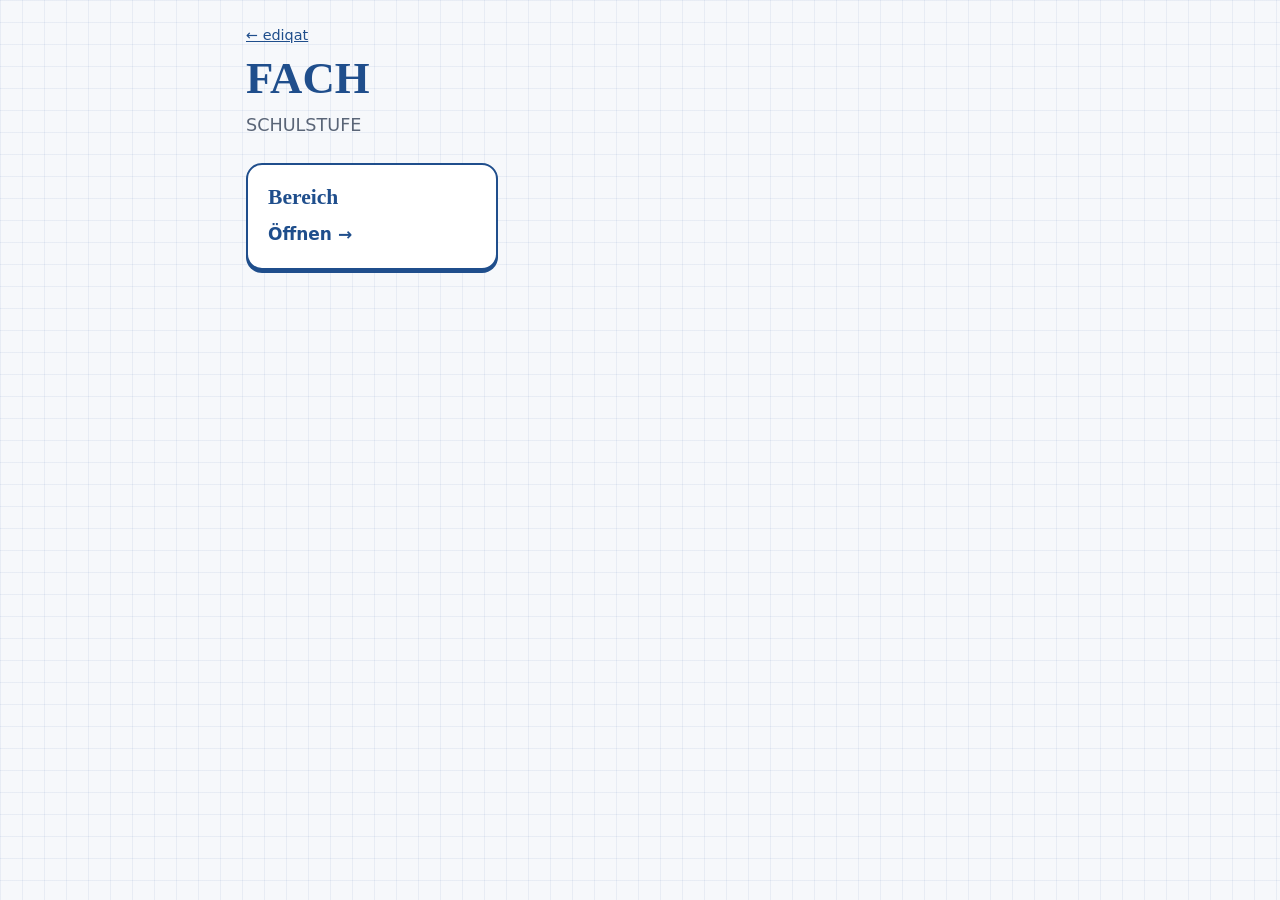
<file: _vorlage/fach-startseite.html>
<!doctype html>
<!--
  VORLAGE für die Startseite eines neuen Fachs. Der Ordner _vorlage wird von GitHub Pages nicht veröffentlicht.
  1. Ordner anlegen (z. B. physik/) und diese Datei dort als index.html speichern.
  2. FACH, SCHULSTUFE und die Kacheln anpassen (je Bereich ein Unterordner mit index.html, z. B. physik/uebungsraum/).
  3. Auf der Startseite (index.html im Hauptordner) die Kachel von Mathematik kopieren und anpassen.
  Bereits verteilte Adressen nie ändern.
-->
<html lang="de">
<head>
<meta charset="utf-8">
<meta name="viewport" content="width=device-width, initial-scale=1">
<title>FACH – ediqat</title>
<link rel="stylesheet" href="../stil.css">
</head>
<body>
<div class="wrap">
<header>
  <p class="zurueck"><a href="../index.html">← ediqat</a></p>
  <h1>FACH</h1>
  <p class="lead">SCHULSTUFE</p>
</header>

<main class="kacheln">
  <!-- Kachel je Bereich: diesen Block kopieren und anpassen -->
  <a class="kachel" href="bereich/index.html">
    <h2>Bereich</h2>
    <span class="los">Öffnen →</span>
  </a>
</main>
</div>
</body>
</html>
</file>
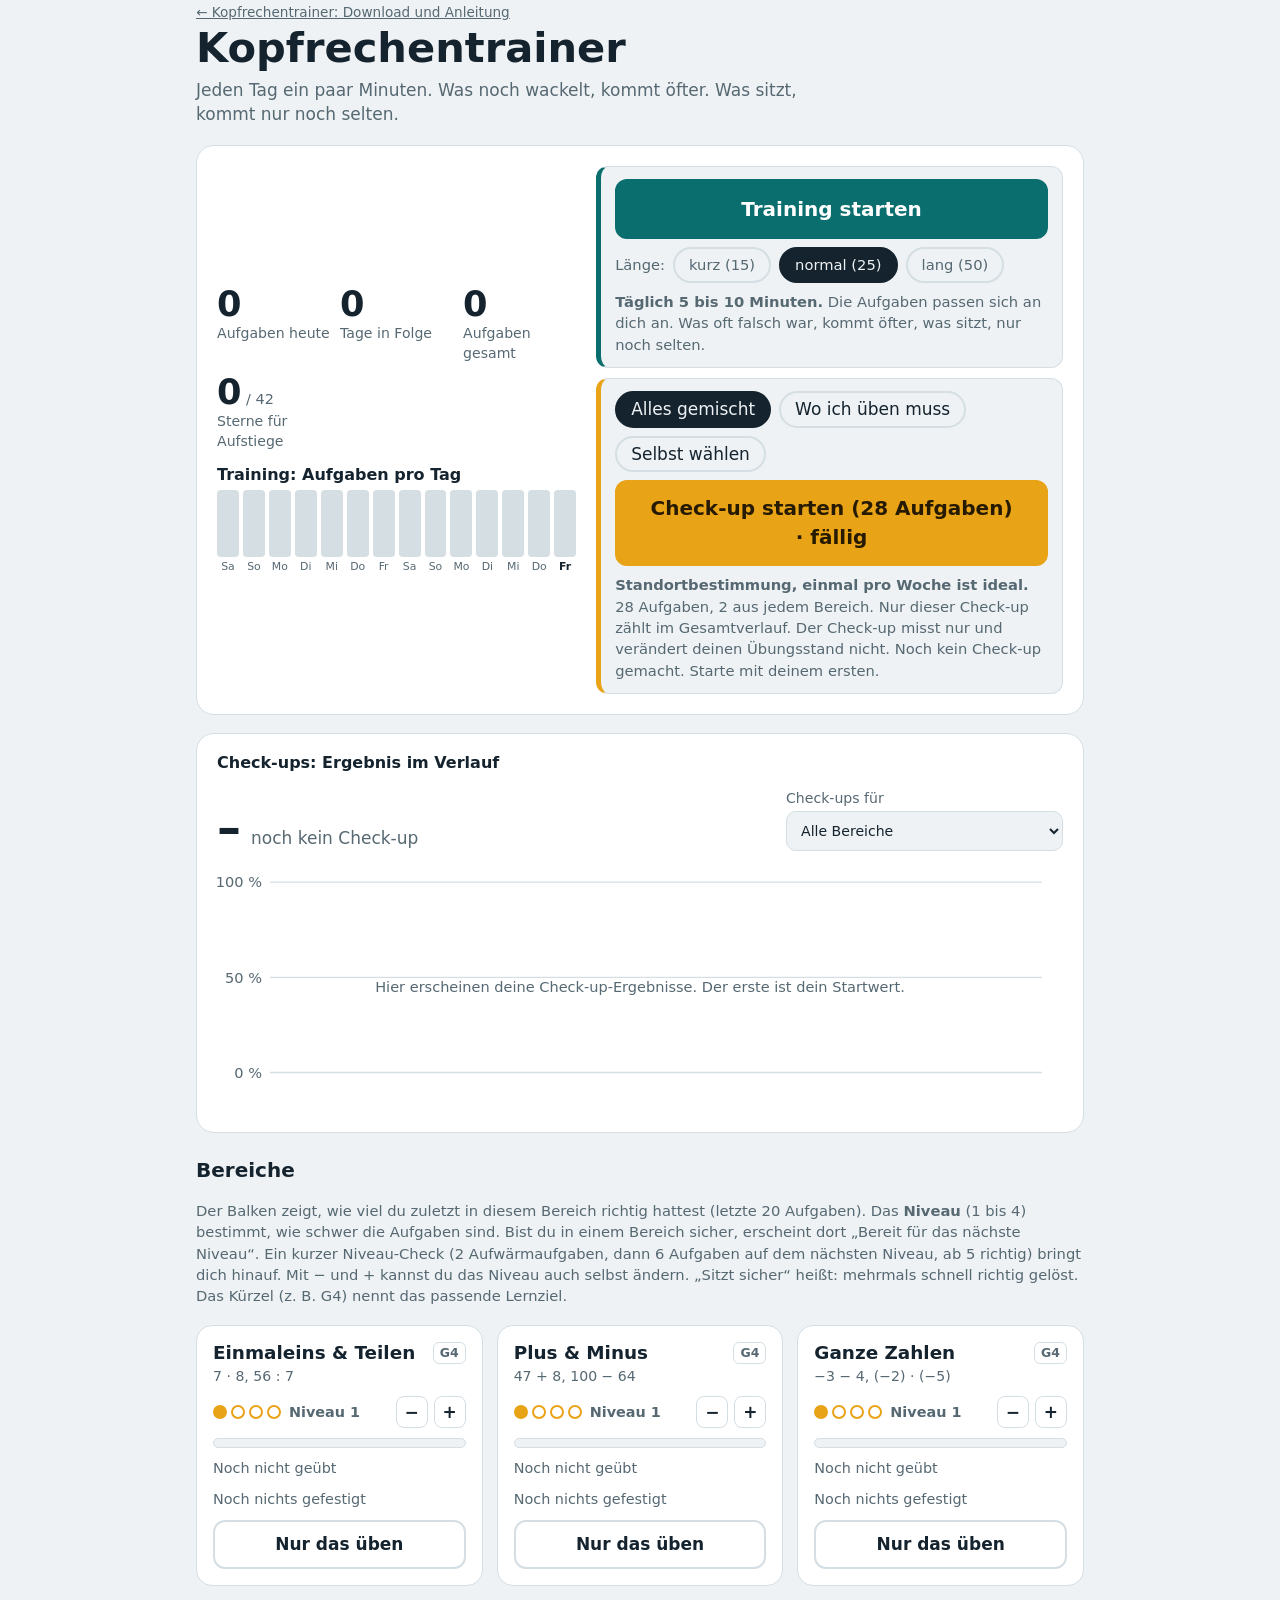
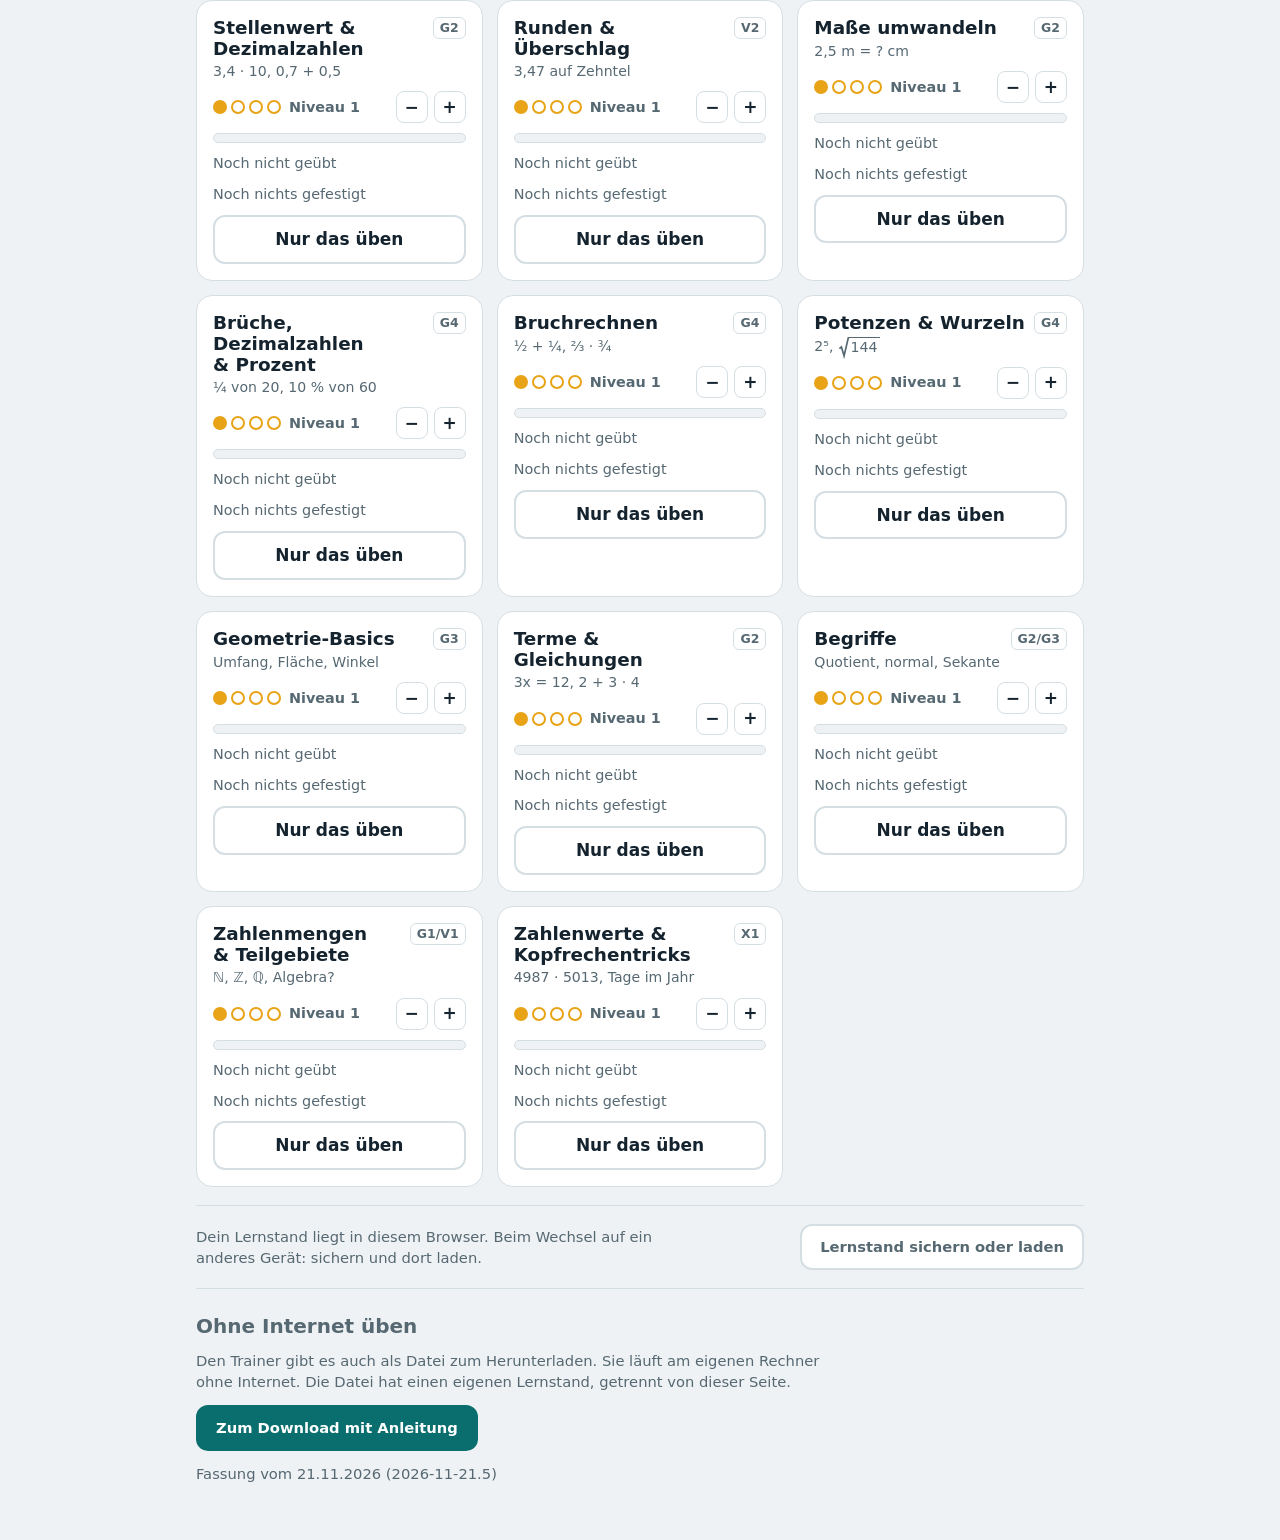
<file: mathe/kopfrechnen/Kopfrechentrainer.html>
<!DOCTYPE html>
<html lang="de">
<head>
<meta charset="utf-8">
<meta name="viewport" content="width=device-width, initial-scale=1">
<title>Kopfrechentrainer – Mathe-Grundkenntnisse</title>
<style>
:root {
  /* Layout: schmale Spalte zum Üben, Übersicht als Kartenraster. Farben: kühles Schulblau-Grau, Teal als Akzent, Gold nur für Stufen. */
  --bg: #eef2f4; --card: #ffffff; --ink: #14232e; --muted: #566872; --line: #d5dee3;
  --accent: #0b6e6e; --accent-ink: #ffffff; --gold: #e8a317;
  --good: #1f8a4c; --good-bg: #e1f4e8; --bad: #c43d3d; --bad-bg: #fbe5e5; --warn: #d9902b;
  --display: 'Trebuchet MS', 'Segoe UI', system-ui, -apple-system, sans-serif;
  --body: system-ui, -apple-system, 'Segoe UI', sans-serif;
  color-scheme: light;
}
@media (prefers-color-scheme: dark) {
  :root:not([data-theme="light"]) {
    --bg: #0f1a21; --card: #17252e; --ink: #e8f0f3; --muted: #93a8b3; --line: #2a3d48;
    --accent: #3fb8b0; --accent-ink: #06201f; --gold: #f0b840;
    --good: #4cc27f; --good-bg: #14301f; --bad: #ef7777; --bad-bg: #3a1d1d; --warn: #e8a548;
    color-scheme: dark;
  }
}
:root[data-theme="dark"] {
  --bg: #0f1a21; --card: #17252e; --ink: #e8f0f3; --muted: #93a8b3; --line: #2a3d48;
  --accent: #3fb8b0; --accent-ink: #06201f; --gold: #f0b840;
  --good: #4cc27f; --good-bg: #14301f; --bad: #ef7777; --bad-bg: #3a1d1d; --warn: #e8a548;
  color-scheme: dark;
}
* { box-sizing: border-box; }
html, body { margin: 0; }
body { background: var(--bg); color: var(--ink); font-family: var(--body); font-size: 17px; line-height: 1.45; -webkit-text-size-adjust: 100%; }
h1, h2, h3 { font-family: var(--display); font-weight: 700; margin: 0; text-wrap: balance; line-height: 1.15; }
h1 { font-size: clamp(1.9rem, 5vw, 2.6rem); }
p { margin: 0; }
.wrap { max-width: 920px; margin: 0 auto; padding: 24px 16px 56px; display: flex; flex-direction: column; gap: 18px; }
.wrap.narrow { max-width: 540px; }
.lead { color: var(--muted); max-width: 60ch; }
.hint { color: var(--muted); font-size: .92rem; }
.sec { font-size: 1.25rem; margin-top: 8px; }
.top { display: flex; flex-direction: column; gap: 6px; }

button { font: inherit; color: inherit; cursor: pointer; }
:focus-visible { outline: 3px solid var(--accent); outline-offset: 2px; }
.btn { border: 2px solid var(--line); background: var(--card); border-radius: 12px; padding: 10px 18px; font-weight: 700; min-height: 46px; }
.btn:hover { border-color: var(--accent); }
.btn.primary { background: var(--accent); color: var(--accent-ink); border-color: var(--accent); }
.btn.primary:hover { filter: brightness(1.08); }
.btn.big { font-size: 1.25rem; min-height: 60px; padding: 12px 28px; }
.btn.ghost { background: transparent; }
.btn.small { min-height: 38px; padding: 6px 14px; font-size: .95rem; }
.btn.danger { background: var(--bad); border-color: var(--bad); color: #fff; }
.chip { border: 2px solid var(--line); background: transparent; border-radius: 999px; padding: 4px 14px; min-height: 36px; }
.chip.on { background: var(--ink); color: var(--bg); border-color: var(--ink); }

.today { background: var(--card); border: 1px solid var(--line); border-radius: 18px; padding: 20px; display: grid; gap: 20px; grid-template-columns: 1fr; }
@media (min-width: 720px) { .today { grid-template-columns: 1fr 1.3fr; align-items: center; } }
.stats { display: grid; grid-template-columns: repeat(3, 1fr); gap: 10px; }
.stats div { display: flex; flex-direction: column; gap: 2px; }
.stats b { font-family: var(--display); font-size: 2.2rem; line-height: 1; font-variant-numeric: tabular-nums; }
.stats span { color: var(--muted); font-size: .88rem; }
.go { display: flex; flex-wrap: wrap; gap: 10px; align-items: center; }
.today .go { flex-direction: column; align-items: stretch; }
.len { display: flex; flex-wrap: wrap; gap: 8px; align-items: center; color: var(--muted); font-size: .92rem; }

.areas { display: grid; gap: 14px; grid-template-columns: repeat(auto-fill, minmax(260px, 1fr)); }
.area { background: var(--card); border: 1px solid var(--line); border-radius: 16px; padding: 16px; display: flex; flex-direction: column; gap: 10px; }
.area h3 { font-size: 1.15rem; }
.bsp { color: var(--muted); font-size: .92rem; margin-top: 2px; }
.lv { display: flex; align-items: center; gap: 8px; }
.dots { display: inline-flex; gap: 4px; }
.dot { width: 14px; height: 14px; border-radius: 50%; border: 2px solid var(--gold); }
.dot.on { background: var(--gold); }
.lvt { font-weight: 700; font-size: .95rem; }
.step { margin-left: auto; display: inline-flex; gap: 4px; }
.mini { width: 32px; height: 32px; border-radius: 8px; border: 1px solid var(--line); background: transparent; font-weight: 700; line-height: 1; }
.mini:hover { border-color: var(--accent); }
.bar { display: flex; height: 10px; border-radius: 99px; overflow: hidden; background: var(--line); gap: 2px; }
.bar i { display: block; min-width: 0; }
.b-safe { background: var(--good); } .b-prac { background: var(--accent); } .b-wob { background: var(--warn); } .b-neu { background: var(--line); }
.bart { font-size: .88rem; color: var(--muted); }
.foot { border-top: 1px solid var(--line); padding-top: 18px; display: flex; flex-wrap: wrap; gap: 12px; align-items: center; justify-content: space-between; color: var(--muted); font-size: .92rem; }
.foot p { max-width: 52ch; }

/* Üben */
.thead { display: flex; align-items: center; gap: 12px; }
.prog-bar { flex: 1; height: 10px; background: var(--line); border-radius: 99px; overflow: hidden; }
.prog-bar i { display: block; height: 100%; background: var(--accent); transition: width .25s; }
.cnt { font-variant-numeric: tabular-nums; color: var(--muted); font-size: .95rem; min-width: 4.5em; text-align: right; }
.tag { color: var(--muted); font-size: .92rem; }
.line { display: flex; flex-wrap: wrap; align-items: baseline; gap: 12px 14px; font-family: var(--display); }
.q { font-family: var(--display); font-weight: 700; font-size: clamp(1.9rem, 8vw, 2.8rem); line-height: 1.2; font-variant-numeric: tabular-nums; }
h2.q { font-weight: 700; }
h2.q.small { font-size: clamp(1.3rem, 5vw, 1.7rem); font-family: var(--body); }
.ansbox { display: inline-flex; align-items: center; min-width: 5.2ch; min-height: 1.5em; padding: 0 10px; border-bottom: 4px solid var(--accent); background: var(--card); border-radius: 8px 8px 0 0; }
.ansbox.right { border-color: var(--good); background: var(--good-bg); }
.ansbox.wrong { border-color: var(--bad); background: var(--bad-bg); }
.ans { font-family: var(--display); font-weight: 700; font-size: clamp(1.9rem, 8vw, 2.8rem); font-variant-numeric: tabular-nums; min-height: 1.2em; }
.ansbox:not(.right):not(.wrong) .ans::after { content: ''; display: inline-block; width: 3px; height: 1em; margin-left: 2px; background: var(--accent); vertical-align: -0.1em; animation: blink 1s steps(1) infinite; }
@keyframes blink { 50% { opacity: 0; } }
.unit { font-family: var(--display); font-weight: 700; font-size: clamp(1.4rem, 6vw, 2rem); color: var(--muted); }
.pad { display: grid; grid-template-columns: repeat(3, 1fr); gap: 8px; margin-top: 6px; }
.kk { min-height: 60px; border-radius: 14px; border: 1px solid var(--line); background: var(--card); font-family: var(--display); font-weight: 700; font-size: 1.6rem; touch-action: manipulation; user-select: none; }
.kk:active { background: var(--line); }
.kk.fn { color: var(--muted); }
.kk.ok { background: var(--accent); color: var(--accent-ink); border-color: var(--accent); font-size: 1.2rem; }
.opts { display: grid; gap: 10px; }
.opt { display: flex; gap: 12px; align-items: center; text-align: left; min-height: 58px; padding: 10px 14px; border-radius: 14px; border: 2px solid var(--line); background: var(--card); font-size: 1.1rem; }
.opt:hover:not(:disabled) { border-color: var(--accent); }
.opt kbd { font: 700 .85rem var(--body); border: 1px solid var(--line); border-radius: 6px; min-width: 1.7em; text-align: center; padding: 1px 4px; color: var(--muted); }
.opt.right { border-color: var(--good); background: var(--good-bg); }
.opt.wrong { border-color: var(--bad); background: var(--bad-bg); }
.opt:disabled { cursor: default; color: var(--ink); }
.fb { border-radius: 14px; padding: 14px 16px; display: flex; flex-direction: column; gap: 8px; align-items: flex-start; }
.fb.good { background: var(--good-bg); color: var(--good); font-weight: 700; }
.fb.bad { background: var(--bad-bg); }
.rt { font-family: var(--display); font-weight: 700; font-size: 1.15rem; }
.why { color: var(--muted); }

/* Brüche */
.fr { display: inline-flex; flex-direction: column; align-items: center; vertical-align: middle; line-height: 1.05; margin: 0 .12em; font-size: .8em; }
.fr > span:first-child { border-bottom: 2px solid currentColor; padding: 0 .2em; }
.fr > span:last-child { padding: 0 .2em; }

/* Auswertung */
.big { font-family: var(--display); font-size: 1.7rem; font-weight: 700; }
.rows { list-style: none; margin: 0; padding: 0; background: var(--card); border: 1px solid var(--line); border-radius: 14px; }
.rows li { display: flex; justify-content: space-between; gap: 12px; padding: 10px 14px; border-top: 1px solid var(--line); align-items: baseline; }
.rows li:first-child { border-top: 0; }
.sc { display: inline-flex; gap: 10px; align-items: baseline; font-variant-numeric: tabular-nums; }
.cmp { font-size: .85rem; color: var(--muted); }
.cmp.up { color: var(--good); } .cmp.down { color: var(--bad); }

/* Daten */
textarea { width: 100%; font: .85rem/1.35 ui-monospace, Menlo, Consolas, monospace; background: var(--card); color: var(--ink); border: 1px solid var(--line); border-radius: 12px; padding: 10px; resize: vertical; }
.msg { background: var(--card); border-left: 4px solid var(--accent); padding: 10px 14px; border-radius: 8px; }
.file { display: inline-flex; gap: 10px; align-items: center; font-weight: 700; flex-wrap: wrap; }
.file input { font: inherit; font-weight: 400; max-width: 100%; }
@media (prefers-reduced-motion: reduce) { * { animation: none !important; transition: none !important; } }

.prog { background: var(--card); border: 1px solid var(--line); border-radius: 18px; padding: 20px; display: grid; gap: 10px; }
.ptop { display: flex; flex-wrap: wrap; gap: 14px; justify-content: space-between; align-items: flex-end; }
.pnum { display: flex; align-items: baseline; gap: 10px; }
.pnum b { font-family: var(--display); font-size: 3rem; line-height: 1; font-variant-numeric: tabular-nums; }
.pnum span { color: var(--muted); }
.psel { display: flex; flex-direction: column; gap: 2px; font-size: .88rem; color: var(--muted); }
.psel select { font: inherit; color: var(--ink); background: var(--bg); border: 1px solid var(--line); border-radius: 10px; padding: 8px 10px; min-height: 40px; max-width: 100%; }
.chart { width: 100%; height: auto; display: block; }
.chart .gl { stroke: var(--line); stroke-width: 1; }
.chart .gt { fill: var(--muted); font-size: 11px; font-family: var(--body); }
.chart .ar { fill: var(--accent); opacity: .14; }
.chart .lm { fill: none; stroke: var(--accent); stroke-width: 2.5; stroke-linejoin: round; }
.chart .dm { fill: var(--accent); }
.chart .la { fill: none; stroke: var(--muted); stroke-width: 1.5; stroke-dasharray: 5 4; }
.chart .da { fill: var(--card); stroke: var(--muted); stroke-width: 1.5; }
.chart .dc { fill: var(--gold); stroke: var(--card); stroke-width: 1.5; }
.empty { padding: 18px 0; }
.legend { display: flex; flex-wrap: wrap; gap: 6px 16px; color: var(--muted); font-size: .88rem; }
.legend span { display: inline-flex; align-items: center; gap: 6px; }
.legend.big { color: var(--ink); font-size: .95rem; }
.sw { display: inline-block; width: 14px; height: 10px; border-radius: 3px; }
.sw-m { background: var(--accent); } .sw-a { background: none; border-top: 2px dashed var(--muted); height: 0; }
.sw-c { background: var(--gold); transform: rotate(45deg); width: 10px; }
.sw-s { background: var(--good); } .sw-p { background: var(--accent); } .sw-w { background: var(--warn); } .sw-n { background: var(--line); }
.key { display: grid; gap: 6px; }
.ah { display: flex; justify-content: space-between; gap: 8px; align-items: flex-start; }
.gvx { font-size: .78rem; font-weight: 700; border: 1px solid var(--line); border-radius: 6px; padding: 1px 6px; color: var(--muted); white-space: nowrap; }
.bsp { color: var(--muted); font-size: .88rem; margin: 2px 0 0; }
.lvt { font-size: .9rem; color: var(--muted); }
.step { margin-left: auto; display: inline-flex; gap: 6px; }
.bart { margin: 0; font-size: .9rem; color: var(--muted); }
.bart b { color: var(--ink); }
.fr { display: inline-flex; flex-direction: column; align-items: center; vertical-align: middle; line-height: 1.1; margin: 0 .15em; font-size: .9em; }
.fr span:first-child { border-bottom: 2px solid currentColor; padding: 0 .2em; }
.chart .gv { fill: var(--ink); font-size: 12px; font-weight: 700; font-family: var(--body); }
.mode { display: grid; gap: 8px; }
.mode .hint { margin: 0; }
.wkt { margin: 14px 0 4px; }
.wk { display: grid; grid-template-columns: repeat(14, 1fr); gap: 4px; height: 56px; align-items: end; }
.wb { display: flex; align-items: flex-end; height: 100%; background: var(--bg); border-radius: 4px; overflow: hidden; }
.wb i { display: block; width: 100%; background: var(--accent); border-radius: 4px 4px 0 0; }
.ch { font-size: 1rem; margin: 14px 0 6px; }
.prog .ch { margin-top: 0; }
.wk { height: 84px; align-items: stretch; }
.wc { display: flex; flex-direction: column; gap: 2px; min-width: 0; }
.wb { flex: 1; background: var(--line); height: auto; }
.wc em { font-style: normal; font-size: .68rem; color: var(--muted); text-align: center; }
.wc em.now { color: var(--ink); font-weight: 700; }
.sq { display: inline-flex; align-items: stretch; vertical-align: middle; line-height: 1.2; margin: 0 .1em; }
.rs { width: .72em; flex: none; height: auto; overflow: visible; fill: none; stroke: currentColor; stroke-width: 1.7; stroke-linejoin: miter; vector-effect: non-scaling-stroke; }
.rs path { vector-effect: non-scaling-stroke; }
.rad { border-top: 1.7px solid currentColor; padding: .1em .15em 0 .08em; }
.bar { display: block; height: 10px; background: var(--bg); border: 1px solid var(--line); border-radius: 99px; overflow: hidden; }
.bar i { height: 100%; border-radius: 99px; }
.mode { border: 1px solid var(--line); border-left: 5px solid var(--accent); border-radius: 12px; padding: 12px 14px; background: var(--bg); }
.mode.chk { border-left-color: var(--gold); }
.mode .len { margin: 0; }
.btn.checkbtn { background: var(--gold); color: #261a00; border-color: var(--gold); font-weight: 700; }
.btn.checkbtn:hover { filter: brightness(1.06); }
.warn { background: var(--bad-bg); border: 2px solid var(--bad); border-radius: 14px; padding: 18px; display: grid; gap: 10px; margin-top: 18px; }
.warn h2 { font-size: 1.3rem; margin: 0; }
.warn p { margin: 0; }
.fbox { display: inline-flex; flex-direction: column; align-items: center; gap: 5px; vertical-align: middle; }
.fbox .ansbox { min-width: 4.6ch; min-height: 1.5em; justify-content: center; cursor: pointer; border-bottom: 0; border-radius: 8px; border: 2px solid var(--line); }
.fbox .ansbox.right { border-color: var(--good); } .fbox .ansbox.wrong { border-color: var(--bad); }
.fbox .ansbox:not(.act) .ans::after { display: none; }
.fline { align-self: stretch; height: 3px; background: currentColor; border-radius: 2px; }
.fbox .ansbox.act { border-color: var(--accent); box-shadow: 0 0 0 2px var(--accent); }
.chart .lf { fill: none; stroke: var(--gold); stroke-width: 2.5; stroke-dasharray: 6 4; }
.chart .df { fill: var(--gold); stroke: var(--card); stroke-width: 1.5; }
.sw-f { background: var(--gold); }
.line.fl { align-items: center; }
.line.fl > .q { line-height: 1; }
.ckopt { display: flex; flex-wrap: wrap; gap: 8px; }
.cksel { display: grid; grid-template-columns: repeat(auto-fill, minmax(200px, 1fr)); gap: 6px 12px; font-size: .92rem; }
.cksel label { display: flex; gap: 8px; align-items: center; min-height: 32px; cursor: pointer; }
.cksel input { width: 18px; height: 18px; accent-color: var(--gold); }
.btn:disabled { opacity: .5; cursor: not-allowed; }
.area.ready { border-color: var(--gold); box-shadow: 0 0 0 2px var(--gold); }
.btn.up { background: var(--gold); color: #261a00; border-color: var(--gold); font-weight: 700; }
.upbox { background: var(--card); border: 2px solid var(--gold); border-radius: 12px; padding: 12px 14px; margin: 12px 0; }
.stats small { font-size: .9rem; color: var(--muted); font-weight: 400; }
.stats { grid-template-columns: repeat(auto-fit, minmax(96px, 1fr)); }
/* Link zurück zur Downloadseite: liegt im oberen Innenabstand, verschiebt nichts; im Training ausgeblendet. */
body { position: relative; }
.mlink { position: absolute; top: 3px; left: 0; right: 0; max-width: 920px; margin: 0 auto; padding: 0 16px; font-size: .85rem; pointer-events: none; }
.mlink a { color: var(--muted); pointer-events: auto; }
body:has(.thead) .mlink { display: none; }
.offline .mlink { display: none; }                 /* heruntergeladene Datei: kein Link ins Netz */
.offline-dl { flex-direction: column; align-items: flex-start; justify-content: flex-start; }
.offline-dl p { max-width: 70ch; }
.offline-dl code { font-size: .95em; }
.offline-dl .btn { align-self: flex-start; text-decoration: none; display: inline-flex; align-items: center; }
.msg.neu a { color: inherit; }
.sicher { flex-basis: 100%; margin: 0; font-size: .92rem; }
.sicher.ok { color: var(--good); font-weight: 700; }
.sicher.offen { color: var(--ink); display: flex; gap: 10px; align-items: center; flex-wrap: wrap; }
.sicher .btn.small { min-height: 36px; padding: 4px 14px; }
</style>
</head>
<body>
<p class="mlink"><a href="index.html">← Kopfrechentrainer: Download und Anleitung</a></p>
<div id="app"></div>
<script>
'use strict';
// ---------- Hilfsfunktionen ----------
const R = (a, b) => a + Math.floor(Math.random() * (b - a + 1));
const P = a => a[Math.floor(Math.random() * a.length)];
const shuf = a => { a = a.slice(); for (let i = a.length - 1; i > 0; i--) { const j = Math.floor(Math.random() * (i + 1)); [a[i], a[j]] = [a[j], a[i]]; } return a; };
const clean = n => Math.abs(n) > 1e6 ? Math.round(n * 1e4) / 1e4 : Math.round(n * 1e9) / 1e9;
const gcd = (a, b) => b ? gcd(b, a % b) : a;
function fmt(n) {
  n = clean(n);
  const neg = n < 0;
  let s = String(Math.abs(n));
  if (s.includes('e')) s = Math.abs(n).toFixed(6).replace(/0+$/, '');
  let [i, d] = s.split('.');
  if (i.length > 4) i = i.replace(/\B(?=(\d{3})+(?!\d))/g, ' ');
  return (neg ? '−' : '') + i + (d ? ',' + d : '');
}
const MINUS = '−';

// ---------- Bereiche ----------
const AREAS = [
  { id: 'mal',    titel: 'Einmaleins & Teilen',          bsp: '7 · 8,  56 : 7',             t: 6,  gvx: 'G4' },
  { id: 'plus',   titel: 'Plus & Minus',                 bsp: '47 + 8,  100 − 64',          t: 9,  gvx: 'G4' },
  { id: 'ganz',   titel: 'Ganze Zahlen',                 bsp: '−3 − 4,  (−2) · (−5)',       t: 10, gvx: 'G4' },
  { id: 'stell',  titel: 'Stellenwert & Dezimalzahlen',  bsp: '3,4 · 10,  0,7 + 0,5',       t: 10, gvx: 'G2' },
  { id: 'rund',   titel: 'Runden & Überschlag',          bsp: '3,47 auf Zehntel',           t: 12, gvx: 'V2' },
  { id: 'mass',   titel: 'Maße umwandeln',               bsp: '2,5 m = ? cm',               t: 12, gvx: 'G2' },
  { id: 'bruch',  titel: 'Brüche, Dezimalzahlen & Prozent', bsp: '¼ von 20,  10 % von 60',  t: 14, gvx: 'G4' },
  { id: 'bruchr', titel: 'Bruchrechnen',                 bsp: '½ + ¼,  ⅔ · ¾',              t: 18, gvx: 'G4' },
  { id: 'pot',    titel: 'Potenzen & Wurzeln',           bsp: '2⁵,  √144',                  t: 10, gvx: 'G4' },
  { id: 'geo',    titel: 'Geometrie-Basics',             bsp: 'Umfang, Fläche, Winkel',     t: 20, gvx: 'G3' },
  { id: 'gleich', titel: 'Terme & Gleichungen',          bsp: '3x = 12,  2 + 3 · 4',        t: 18, gvx: 'G2' },
  { id: 'begr',   titel: 'Begriffe',                     bsp: 'Quotient, normal, Sekante',  t: 15, gvx: 'G2/G3' },
  { id: 'zmeng',  titel: 'Zahlenmengen & Teilgebiete',   bsp: 'ℕ, ℤ, ℚ, Algebra?',          t: 14, gvx: 'G1/V1' },
  { id: 'extra',  titel: 'Zahlenwerte & Kopfrechentricks', bsp: '4987 · 5013,  Tage im Jahr', t: 25, gvx: 'X1' },
];
const MAXL = 4;

// ---------- Aufgaben-Einheiten ----------
const UNITS = [];
const add = (area, lvl, key, make, uniq) => UNITS.push({ key, area, lvl, make, uniq: !!uniq || key.includes(':') });
const E = (q, a) => ({ q: q + ' =', a: clean(a), inline: true });          // Rechenausdruck
const W = (q, a, unit) => ({ q, a: clean(a), unit: unit || '' });           // Textaufgabe
const GL = (q, a) => ({ q, a: clean(a), pre: 'x =' });                      // Gleichung
const MC = (q, correct, wrongs, why) => {
  const all = shuf([correct, ...[...new Set(wrongs)].filter(w => w !== correct)]);
  return { q, opts: all, ok: all.indexOf(correct), why: why || '' };
};

// --- Einmaleins & Teilen (Einzelfakten) ---
function mulLvl(a, b) { if ([2, 5, 10].includes(a) || [2, 5, 10].includes(b)) return 1; return a <= 4 ? 2 : 3; }
for (let a = 2; a <= 10; a++) for (let b = a; b <= 10; b++) {
  const L = mulLvl(a, b);
  add('mal', L, `mal:${a}x${b}`, () => { const f = Math.random() < .5 ? [a, b] : [b, a]; return E(`${f[0]} · ${f[1]}`, a * b); });
  add('mal', L, `durch:${a}x${b}`, () => { const d = Math.random() < .5 ? a : b; return E(`${a * b} : ${d}`, a * b / d); });
}
for (const a of [11, 12]) for (let b = 2; b <= 9; b++) {
  add('mal', 4, `mal:${a}x${b}`, () => { const f = Math.random() < .5 ? [a, b] : [b, a]; return E(`${f[0]} · ${f[1]}`, a * b); });
  add('mal', 4, `durch:${a}x${b}`, () => { const d = Math.random() < .5 ? a : b; return E(`${a * b} : ${d}`, a * b / d); });
}
add('mal', 4, 'mal.zehner', () => { const a = R(2, 9) * 10, b = R(3, 9); return E(`${a} · ${b}`, a * b); });
add('mal', 4, 'mal.zehner2', () => { const a = R(2, 9) * 10, b = R(2, 9) * 10; return E(`${a} · ${b}`, a * b); });
add('mal', 4, 'durch.zehner', () => { const a = R(2, 9), b = R(2, 9); return E(`${a * b * 10} : ${b}`, a * 10); });

// --- Plus & Minus ---
add('plus', 1, 'plus.zue10', () => { const a = R(2, 9), b = R(11 - a, 9); return E(`${a} + ${b}`, a + b); });
add('plus', 1, 'minus.zue10', () => { const x = R(12, 18), b = R(x - 10 + 1, 9); return E(`${x} ${MINUS} ${b}`, x - b); });
add('plus', 1, 'plus.zehner', () => { const a = R(1, 9) * 10, b = R(1, 9) * 10; return E(`${a} + ${b}`, a + b); });
add('plus', 1, 'minus.zehner', () => { const a = R(5, 15) * 10, b = R(1, 4) * 10; return E(`${a} ${MINUS} ${b}`, a - b); });
add('plus', 1, 'doppelt1', () => { const n = R(6, 25); return { q: `Das Doppelte von ${n} =`, a: 2 * n, inline: true }; });
add('plus', 1, 'halb1', () => { const n = R(3, 25) * 2; return { q: `Die Hälfte von ${n} =`, a: n / 2, inline: true }; });
add('plus', 2, 'plus.zue2', () => { const u = R(3, 9), a = R(1, 8) * 10 + u, b = R(10 - u, 9); return E(`${a} + ${b}`, a + b); });
add('plus', 2, 'minus.zue2', () => { const a = R(2, 9) * 10 + R(0, 4), b = R((a % 10) + 1, 9); return E(`${a} ${MINUS} ${b}`, a - b); });
add('plus', 2, 'plus.zehner2', () => { const a = R(11, 69), b = R(1, 3) * 10; return E(`${a} + ${b}`, a + b); });
add('plus', 2, 'ergaenze100', () => { const n = R(11, 89); return E(`100 ${MINUS} ${n}`, 100 - n); });
add('plus', 2, 'doppelt2', () => { const n = R(26, 75); return { q: `Das Doppelte von ${n} =`, a: 2 * n, inline: true }; });
add('plus', 2, 'halb2', () => { const n = R(13, 49) * 2; return { q: `Die Hälfte von ${n} =`, a: n / 2, inline: true }; });
add('plus', 3, 'plus.2x2', () => { const a = R(21, 69), b = R(21, 69); return E(`${a} + ${b}`, a + b); });
add('plus', 3, 'minus.2x2', () => { const a = R(41, 98), b = R(12, a - 10); return E(`${a} ${MINUS} ${b}`, a - b); });
add('plus', 3, 'plus.50er', () => { const a = R(2, 9) * 50, b = R(2, 9) * 50; return E(`${a} + ${b}`, a + b); });
add('plus', 3, 'ergaenze1000', () => { const n = R(1, 19) * 50; return E(`1000 ${MINUS} ${n}`, 1000 - n); });
add('plus', 4, 'plus.3st', () => { const a = R(11, 89) * 10, b = R(11, 89) * 10; return E(`${a} + ${b}`, a + b); });
add('plus', 4, 'minus.3st', () => { const a = R(51, 99) * 10, b = R(11, 50) * 10; return E(`${a} ${MINUS} ${b}`, a - b); });

// --- Stellenwert & Dezimalzahlen ---
add('stell', 1, 'mal10', () => { const n = R(2, 99); return E(`${n} · 10`, n * 10); });
add('stell', 1, 'mal100', () => { const n = R(2, 50); return E(`${n} · 100`, n * 100); });
add('stell', 1, 'durch10', () => { const n = R(2, 99); return E(`${n * 10} : 10`, n); });
add('stell', 2, 'mal1000', () => { const n = R(2, 99); return E(`${n} · 1000`, n * 1000); });
add('stell', 2, 'durch100', () => { const n = R(2, 99); return E(`${n * 100} : 100`, n); });
add('stell', 2, 'dez.mal10', () => { const n = R(11, 99); return E(`${fmt(n / 10)} · 10`, n); });
add('stell', 2, 'dez.durch10', () => { let n; do { n = R(11, 99); } while (n % 10 === 0); return E(`${n} : 10`, n / 10); });
add('stell', 3, 'dez.plus', () => { const a = R(1, 9), b = R(1, 9); return E(`${fmt(a / 10)} + ${fmt(b / 10)}`, (a + b) / 10); });
add('stell', 3, 'dez.plus2', () => { const a = R(11, 59), b = R(11, 59); return E(`${fmt(a / 10)} + ${fmt(b / 10)}`, (a + b) / 10); });
add('stell', 3, 'dez.minus', () => { const a = R(2, 9), b = R(1, 9); return E(`${a} ${MINUS} ${fmt(b / 10)}`, a - b / 10); });
add('stell', 3, 'dez.mal.ganz', () => { const a = R(1, 9), b = R(2, 9); return E(`${fmt(a / 10)} · ${b}`, a * b / 10); });
add('stell', 4, 'dez.mal.dez', () => { const a = R(2, 9), b = R(2, 9); return E(`${fmt(a / 10)} · ${fmt(b / 10)}`, a * b / 100); });
add('stell', 4, 'dez.mal100', () => { const n = R(11, 99); return E(`${fmt(n / 100)} · 100`, n); });
add('stell', 4, 'durch0,5', () => { const n = R(2, 20); return E(`${n} : 0,5`, n * 2); });
add('stell', 4, 'durch0,1', () => { const n = R(2, 9); return E(`${n} : 0,1`, n * 10); });
add('stell', 4, 'dez.minus2', () => { const a = R(21, 99), b = R(11, 20); return E(`${fmt(a / 10)} ${MINUS} ${fmt(b / 10)}`, (a - b) / 10); });

// --- Runden & Überschlag ---
const r10 = n => Math.floor((n + 5) / 10) * 10, r100 = n => Math.floor((n + 50) / 100) * 100;
add('rund', 1, 'rund.z', () => { const n = R(11, 99); return W(`${n} auf Zehner runden`, r10(n)); });
add('rund', 1, 'rund.h', () => { const n = R(101, 999); return W(`${n} auf Hunderter runden`, r100(n)); });
add('rund', 2, 'rund.z3', () => { const n = R(101, 999); return W(`${n} auf Zehner runden`, r10(n)); });
add('rund', 2, 'rund.t', () => { const n = R(1001, 9999); return W(`${n} auf Tausender runden`, Math.floor((n + 500) / 1000) * 1000); });
add('rund', 2, 'rund.ganz', () => { const w = R(1, 19), t = R(1, 9); return W(`${fmt(w + t / 10)} auf ganze Zahl runden`, t >= 5 ? w + 1 : w); });
add('rund', 3, 'rund.zehntel', () => { const w = R(1, 19), f = R(11, 99); return W(`${fmt(w + f / 100)} auf Zehntel runden`, w + (Math.floor(f / 10) + (f % 10 >= 5 ? 1 : 0)) / 10); });
add('rund', 3, 'rund.hundertstel', () => { const w = R(1, 9), th = R(101, 999); return W(`${fmt(w + th / 1000)} auf Hundertstel runden`, w + (Math.floor(th / 10) + (th % 10 >= 5 ? 1 : 0)) / 100); });
add('rund', 3, 'rund.halb', () => { const w = R(1, 19), t = R(0, 9); return W(`${fmt(w + (t * 10 + 5) / 100)} auf Zehntel runden`, w + (t + 1) / 10); });
add('rund', 4, 'ueb.plus', () => { const a = R(201, 899), b = R(101, 499); return W(`Beide Zahlen auf Hunderter runden, dann rechnen: ${a} + ${b} ≈`, r100(a) + r100(b)); });
add('rund', 4, 'ueb.mal', () => { let a, b; do { a = R(12, 89); b = R(12, 49); } while (a % 10 === 0 || b % 10 === 0); return W(`Beide Zahlen auf Zehner runden, dann rechnen: ${a} · ${b} ≈`, r10(a) * r10(b)); });
add('rund', 4, 'rund.t5', () => { const n = R(10001, 99999); return W(`${fmt(n)} auf Tausender runden`, Math.floor((n + 500) / 1000) * 1000); });

// --- Maße umwandeln ---
const conv = (lvl, key, from, to, f, vals) => add('mass', lvl, 'mass.' + key, () => { const v = P(vals); return { q: `${fmt(v)} ${from} =`, unit: to, a: clean(v * f), inline: true }; });
conv(1, 'm-cm', 'm', 'cm', 100, [1, 2, 3, 4, 5, 6, 7, 8, 9]);
conv(1, 'cm-mm', 'cm', 'mm', 10, [2, 3, 4, 5, 6, 7, 8, 9]);
conv(1, 'km-m', 'km', 'm', 1000, [1, 2, 3, 4, 5, 6, 7, 8, 9]);
conv(1, 'kg-g', 'kg', 'g', 1000, [1, 2, 3, 4, 5, 6, 7, 8, 9]);
conv(1, 'min-s', 'min', 's', 60, [1, 2, 3, 4, 5, 6, 7, 8, 9]);
conv(1, 'h-min', 'h', 'min', 60, [1, 2, 3, 4, 5]);
conv(1, 'eur-ct', '€', 'ct', 100, [1, 2, 3, 4, 5, 6, 7, 8, 9]);
conv(2, 'm-cm-d', 'm', 'cm', 100, [0.5, 1.5, 2.5, 3.5, 0.25, 0.75, 1.2, 0.3]);
conv(2, 'cm-m', 'cm', 'm', 0.01, [200, 300, 450, 250, 50, 80, 120, 600]);
conv(2, 'mm-cm', 'mm', 'cm', 0.1, [30, 45, 120, 80, 250, 70]);
conv(2, 'g-kg', 'g', 'kg', 0.001, [2000, 3000, 1500, 500, 250, 4500]);
conv(2, 'm-km', 'm', 'km', 0.001, [3000, 500, 2500, 7000, 1500]);
conv(2, 'l-ml', 'l', 'ml', 1000, [1, 2, 3, 4, 5, 0.5, 1.5]);
conv(2, 'h-min-d', 'h', 'min', 60, [0.5, 1.5, 0.25, 0.75, 2.5]);
conv(2, 'min-h', 'min', 'h', 1 / 60, [30, 90, 45, 15, 120, 180]);
conv(2, 'kg-g-d', 'kg', 'g', 1000, [0.5, 1.5, 0.25, 0.75, 2.5, 0.2]);
conv(3, 't-kg', 't', 'kg', 1000, [2, 0.5, 1.5, 3, 4, 0.25]);
conv(3, 'ml-l', 'ml', 'l', 0.001, [500, 750, 250, 1500, 2500, 100]);
conv(3, 'dm-cm', 'dm', 'cm', 10, [3, 5, 7, 12, 25, 4.5]);
conv(3, 'km-m-d', 'km', 'm', 1000, [1.2, 0.5, 2.5, 0.75, 3.4, 0.1]);
conv(3, 'm-mm', 'm', 'mm', 1000, [1, 2, 3, 0.5, 1.5, 0.2]);
conv(3, 'tag-h', 'Tag(e)', 'h', 24, [1, 2, 3, 5, 7]);
conv(3, 'kg-t', 'kg', 't', 0.001, [2000, 500, 3500, 1000, 750]);
conv(3, 'mm-m', 'mm', 'm', 0.001, [2000, 500, 1500, 3000, 750]);
add('mass', 3, 'mass.hmin', () => { const h = R(1, 3), m = P([15, 20, 30, 40, 45]); return { q: `${h} h ${m} min =`, unit: 'min', a: h * 60 + m, inline: true }; });
conv(4, 'm2-cm2', 'm²', 'cm²', 10000, [1, 2, 3, 5]);
conv(4, 'm2-dm2', 'm²', 'dm²', 100, [1, 2, 3, 5, 7]);
conv(4, 'cm2-mm2', 'cm²', 'mm²', 100, [1, 2, 3, 5, 9]);
conv(4, 'ha-m2', 'ha', 'm²', 10000, [1, 2, 3, 5, 0.5]);
conv(4, 'km2-ha', 'km²', 'ha', 100, [1, 2, 3, 5, 0.5]);
conv(4, 'a-m2', 'a', 'm²', 100, [1, 2, 3, 5, 8]);
conv(4, 'm3-l', 'm³', 'l', 1000, [1, 2, 3, 5, 0.5]);
conv(4, 'dm3-cm3', 'dm³', 'cm³', 1000, [1, 2, 3, 5]);
conv(4, 'cm3-ml', 'cm³', 'ml', 1, [5, 20, 100, 250, 500]);
conv(4, 'l-dm3', 'l', 'dm³', 1, [2, 5, 10, 50, 250]);

// --- Brüche & Prozent ---
add('bruch', 1, 'bruch.halb', () => { const n = R(2, 20) * 2; return E(`{1/2} von ${n}`, n / 2); });
add('bruch', 1, 'bruch.viertel', () => { const n = R(2, 10) * 4; return E(`{1/4} von ${n}`, n / 4); });
add('bruch', 1, 'proz.50', () => { const n = R(2, 20) * 10; return E(`50 % von ${n}`, n / 2); });
add('bruch', 1, 'proz.10', () => { const n = R(2, 20) * 10; return E(`10 % von ${n}`, n / 10); });
const BD = [[1, 2, 0.5], [1, 4, 0.25], [3, 4, 0.75], [1, 5, 0.2], [1, 10, 0.1], [2, 5, 0.4]];
add('bruch', 2, 'bruch.dez', () => { const [a, b, d] = P(BD); return { q: `{${a}/${b}} als Dezimalzahl =`, a: d, inline: true }; });
add('bruch', 2, 'dez.bruch', () => {
  const t = P(BD); const wrong = shuf(BD.filter(x => x !== t)).slice(0, 3);
  return MC(`Welcher Bruch ist gleich ${fmt(t[2])}?`, `{${t[0]}/${t[1]}}`, wrong.map(w => `{${w[0]}/${w[1]}}`), `${t[0]} : ${t[1]} = ${fmt(t[2])}`);
});
add('bruch', 2, 'proz.25', () => { const n = R(2, 20) * 4; return E(`25 % von ${n}`, n / 4); });
add('bruch', 2, 'proz.10b', () => { const n = R(2, 40) * 10; return E(`10 % von ${n}`, n / 10); });
add('bruch', 2, 'bruch.drittel', () => { const n = R(2, 9) * 3; return E(`{1/3} von ${n}`, n / 3); });
add('bruch', 2, 'bruch.proz', () => { const [a, b, d] = P([[1, 2, 50], [1, 4, 25], [3, 4, 75], [1, 5, 20], [1, 10, 10]]); return { q: `{${a}/${b}} sind wie viel Prozent?`, a: d, unit: '%' }; });
add('bruch', 3, 'proz.20', () => { const p = P([20, 30, 40, 60, 70, 80, 90]), n = R(2, 20) * 10; return E(`${p} % von ${n}`, p * n / 100); });
add('bruch', 3, 'proz.5', () => { const n = R(2, 20) * 20; return E(`5 % von ${n}`, n / 20); });
add('bruch', 3, 'proz.75', () => { const n = R(2, 20) * 4; return E(`75 % von ${n}`, n * 3 / 4); });
add('bruch', 3, 'bruch.erw', () => { const [a, b] = P([[1, 2], [2, 3], [3, 4], [1, 4], [3, 5], [2, 5]]), k = R(2, 5); return { q: `{${a}/${b}} = {?/${b * k}}   (Zähler gesucht)`, a: a * k, inline: false, pre: '? =' }; });
add('bruch', 3, 'bruch.kuerz', () => { const [a, b] = P([[1, 2], [2, 3], [3, 4], [1, 4], [3, 5], [2, 5]]), k = R(2, 5); return { q: `{${a * k}/${b * k}} = {?/${b}}   (Zähler gesucht)`, a, pre: '? =' }; });
add('bruch', 3, 'bruch.von', () => { const [a, b] = P([[3, 4], [2, 3], [3, 5], [2, 5], [3, 8], [5, 6]]), n = R(2, 8) * b; return E(`{${a}/${b}} von ${n}`, n / b * a); });
add('bruch', 3, 'proz.anteil', () => { const n = P([4, 5, 10, 20, 25, 50]), p = R(1, n - 1); return W(`${p} von ${n} sind wie viel Prozent?`, p * 100 / n, '%'); });
add('bruch', 4, 'proz.15', () => { const p = P([15, 12, 35, 45, 8, 6, 30]), n = R(1, 6) * (100 / gcd(p, 100)); return E(`${p} % von ${n}`, p * n / 100); });
add('bruch', 4, 'preis.rabatt', () => { const n = R(2, 20) * 20, p = P([10, 20, 25, 50]); return W(`Ein Preis von ${n} € wird um ${p} % billiger. Neuer Preis?`, n - n * p / 100, '€'); });
add('bruch', 4, 'bruch.vergl', () => {
  const L = [[1, 2], [2, 3], [3, 4], [3, 5], [2, 5], [5, 8], [4, 5], [5, 6], [1, 3], [3, 8]];
  let x, y; do { x = P(L); y = P(L); } while (x === y || x[0] * y[1] === y[0] * x[1]);
  const bigger = x[0] * y[1] > y[0] * x[1] ? x : y;
  const o = shuf([x, y]).map(f => `{${f[0]}/${f[1]}}`);
  return { q: 'Welcher Bruch ist größer?', opts: o, ok: o.indexOf(`{${bigger[0]}/${bigger[1]}}`), why: `${fmt(x[0] / x[1])} und ${fmt(y[0] / y[1])}: im Kopf in Dezimalzahlen umrechnen hilft.` };
});
add('bruch', 4, 'bruch.dez2', () => { const [a, b, d] = P([[3, 5, 0.6], [1, 8, 0.125], [3, 10, 0.3], [7, 10, 0.7], [4, 5, 0.8], [3, 20, 0.15], [1, 20, 0.05]]); return { q: `{${a}/${b}} als Dezimalzahl =`, a: d, inline: true }; });

// --- Geometrie-Basics ---
add('geo', 1, 'geo.quadU', () => { const a = R(2, 12); return W(`Quadrat, Seite ${a} cm. Wie groß ist der Umfang?`, 4 * a, 'cm'); });
add('geo', 1, 'geo.quadA', () => { const a = R(2, 9); return W(`Quadrat, Seite ${a} cm. Wie groß ist die Fläche?`, a * a, 'cm²'); });
add('geo', 1, 'geo.rectA', () => { let a, b; do { a = R(2, 9); b = R(2, 9); } while (a === b); return W(`Rechteck, ${a} cm × ${b} cm. Wie groß ist die Fläche?`, a * b, 'cm²'); });
add('geo', 1, 'geo.rectU', () => { let a, b; do { a = R(2, 12); b = R(2, 12); } while (a === b); return W(`Rechteck, ${a} cm × ${b} cm. Wie groß ist der Umfang?`, 2 * (a + b), 'cm'); });
add('geo', 2, 'geo.dreieckW', () => { const a = R(30, 80), b = R(30, 80); return W(`Im Dreieck sind zwei Winkel ${a}° und ${b}°. Wie groß ist der dritte?`, 180 - a - b, '°'); });
add('geo', 2, 'geo.w90', () => { const w = R(10, 80); return W(`Zwei Winkel ergeben zusammen 90°. Einer ist ${w}°. Wie groß ist der andere?`, 90 - w, '°'); });
add('geo', 2, 'geo.w180', () => { const w = R(20, 160); return W(`Zwei Winkel ergeben zusammen 180° (gerade Linie). Einer ist ${w}°. Wie groß ist der andere?`, 180 - w, '°'); });
add('geo', 2, 'geo.rectA2', () => { const a = R(4, 12), b = R(3, 9); return W(`Rechteck, ${a} cm × ${b} cm. Wie groß ist die Fläche?`, a * b, 'cm²'); });
add('geo', 2, 'geo.dreieckA', () => { const g = R(2, 10) * 2, h = R(2, 9); return W(`Dreieck, Grundseite ${g} cm, Höhe ${h} cm. Wie groß ist die Fläche?`, g * h / 2, 'cm²'); });
add('geo', 3, 'geo.r2d', () => { const r = R(2, 15); return W(`Kreis mit Radius ${r} cm. Wie lang ist der Durchmesser?`, 2 * r, 'cm'); });
add('geo', 3, 'geo.d2r', () => { const r = R(2, 15); return W(`Kreis mit Durchmesser ${2 * r} cm. Wie lang ist der Radius?`, r, 'cm'); });
add('geo', 3, 'geo.quadSeite', () => { const a = R(2, 15); return W(`Quadrat mit Umfang ${4 * a} cm. Wie lang ist eine Seite?`, a, 'cm'); });
add('geo', 3, 'geo.rectSeite', () => { let a, b; do { a = R(2, 9); b = R(2, 9); } while (a === b); return W(`Rechteck mit Fläche ${a * b} cm² und einer Seite ${a} cm. Wie lang ist die andere Seite?`, b, 'cm'); });
add('geo', 3, 'geo.viereckW', () => { const a = P([90, 80, 100, 110, 70]), b = P([60, 70, 80, 90, 100]), c = P([90, 100, 110, 120]); return W(`Im Viereck sind drei Winkel ${a}°, ${b}° und ${c}°. Wie groß ist der vierte?`, 360 - a - b - c, '°'); });
add('geo', 3, 'geo.quader', () => { const a = R(2, 5), b = R(2, 5), c = R(2, 6); return W(`Quader, ${a} cm × ${b} cm × ${c} cm. Wie groß ist das Volumen?`, a * b * c, 'cm³'); });
add('geo', 3, 'geo.wuerfel', () => { const a = R(2, 5); return W(`Würfel mit Kante ${a} cm. Wie groß ist das Volumen?`, a ** 3, 'cm³'); });
add('geo', 4, 'geo.wuerfelO', () => { const a = R(2, 5); return W(`Würfel mit Kante ${a} cm. Wie groß ist die Oberfläche?`, 6 * a * a, 'cm²'); });
add('geo', 4, 'geo.dreieckA2', () => { const g = R(3, 9), h = R(3, 9); return W(`Dreieck, Grundseite ${g} cm, Höhe ${h} cm. Wie groß ist die Fläche?`, g * h / 2, 'cm²'); });
add('geo', 4, 'geo.rectU2', () => { let a, b; do { a = R(2, 9); b = R(2, 9); } while (a === b); return W(`Rechteck mit Fläche ${a * b} cm² und einer Seite ${a} cm. Wie groß ist der Umfang?`, 2 * (a + b), 'cm'); });
add('geo', 4, 'geo.parallelo', () => { const g = R(3, 12), h = R(2, 9); return W(`Parallelogramm, Grundseite ${g} cm, Höhe ${h} cm. Wie groß ist die Fläche?`, g * h, 'cm²'); });
add('geo', 4, 'geo.basis', () => { const s = R(10, 40) * 2; return W(`Gleichschenkeliges Dreieck, Winkel an der Spitze ${s}°. Wie groß ist ein Basiswinkel?`, (180 - s) / 2, '°'); });

// --- Terme & Gleichungen ---
add('gleich', 1, 'rf.punkt', () => { const a = R(2, 9), b = R(2, 6), c = R(2, 6); return E(`${a} + ${b} · ${c}`, a + b * c); });
add('gleich', 1, 'rf.klammer', () => { const a = R(2, 6), b = R(2, 6), c = R(2, 6); return E(`(${a} + ${b}) · ${c}`, (a + b) * c); });
add('gleich', 1, 'rf.minus', () => { const b = R(2, 6), c = R(2, 6), a = b * c + R(1, 9); return E(`${a} ${MINUS} ${b} · ${c}`, a - b * c); });
add('gleich', 1, 'gl.add', () => { const a = R(2, 12), x = R(2, 15); return GL(`x + ${a} = ${x + a}`, x); });
add('gleich', 2, 'gl.mul', () => { const a = R(2, 9), x = R(2, 12); return GL(`${a}x = ${a * x}`, x); });
add('gleich', 2, 'gl.div', () => { const a = R(2, 9), b = R(2, 9); return GL(`x : ${a} = ${b}`, a * b); });
add('gleich', 2, 'gl.sub', () => { const a = R(2, 12), b = R(2, 15); return GL(`x ${MINUS} ${a} = ${b}`, a + b); });
add('gleich', 2, 'term.wert', () => { const a = R(2, 6), b = R(1, 9), c = R(2, 9); return { q: `Wert von ${a}x + ${b} für x = ${c}`, a: a * c + b, pre: 'Wert =' }; });
add('gleich', 3, 'gl.2schritt', () => { const a = R(2, 6), b = R(1, 9), x = R(2, 9); return GL(`${a}x + ${b} = ${a * x + b}`, x); });
add('gleich', 3, 'gl.2schritt-', () => { const a = R(2, 6), b = R(1, 9), x = R(3, 9); return GL(`${a}x ${MINUS} ${b} = ${a * x - b}`, x); });
add('gleich', 3, 'gl.klammer', () => { const a = R(2, 5), b = R(1, 6), x = R(1, 8); return GL(`${a} · (x + ${b}) = ${a * (x + b)}`, x); });
add('gleich', 3, 'term.quadrat', () => { const a = R(1, 9), c = R(2, 9); return { q: `Wert von x² + ${a} für x = ${c}`, a: c * c + a, pre: 'Wert =' }; });
add('gleich', 4, 'gl.beide', () => { const c = R(1, 4), a = c + R(1, 4), b = R(1, 9), x = R(1, 9); return GL(`${a}x + ${b} = ${c === 1 ? '' : c}x + ${(a - c) * x + b}`, x); });
add('gleich', 4, 'gl.neg', () => { const a = R(5, 15), b = R(1, a - 1); return GL(`x + ${a} = ${b}`, b - a); });
add('gleich', 4, 'gl.bruch', () => { const a = R(2, 6), b = R(1, 6), x = R(2, 9) * a; return GL(`x : ${a} + ${b} = ${x / a + b}`, x); });
add('gleich', 4, 'term.neg', () => { const a = R(2, 6), b = R(1, 9), c = R(1, 6); return { q: `Wert von ${a}x ${MINUS} ${b} für x = ${MINUS}${c}`, a: -a * c - b, pre: 'Wert =' }; });

// --- Begriffe ---
const FIX = [
  [1, 'op.quot', 'Das Ergebnis einer Division heißt …', 'Quotient', ['Summe', 'Differenz', 'Produkt'], '12 : 3 = 4. Die 4 ist der Quotient.'],
  [1, 'op.diff', 'Das Ergebnis einer Subtraktion heißt …', 'Differenz', ['Summe', 'Produkt', 'Quotient'], '12 − 5 = 7. Die 7 ist die Differenz.'],
  [1, 'op.prod', 'Das Ergebnis einer Multiplikation heißt …', 'Produkt', ['Summe', 'Differenz', 'Quotient'], '3 · 4 = 12. Die 12 ist das Produkt.'],
  [1, 'op.summe', 'Das Ergebnis einer Addition heißt …', 'Summe', ['Differenz', 'Produkt', 'Quotient'], '3 + 4 = 7. Die 7 ist die Summe.'],
  [1, 'bruch.nenner', 'Im Bruch {3/5}: Wie heißt die 5?', 'Nenner', ['Zähler', 'Bruchstrich', 'Ganzes'], 'Der Nenner steht unten und sagt, in wie viele gleiche Teile geteilt wird.'],
  [1, 'bruch.zaehler', 'Im Bruch {3/5}: Wie heißt die 3?', 'Zähler', ['Nenner', 'Bruchstrich', 'Ganzes'], 'Der Zähler steht oben und sagt, wie viele Teile gemeint sind.'],
  [1, 'wink.recht', 'Wie viel Grad hat ein rechter Winkel?', '90°', ['45°', '180°', '360°'], 'Ein rechter Winkel hat 90°, wie die Ecke eines Blatts.'],
  [1, 'wuerfel.ecken', 'Wie viele Ecken hat ein Würfel?', '8', ['6', '12', '4'], '8 Ecken, 12 Kanten und 6 Flächen.'],
  [1, 'dreieck.gleichseitig', 'Ein Dreieck mit drei gleich langen Seiten heißt …', 'gleichseitig', ['gleichschenkelig', 'rechtwinkelig', 'stumpfwinkelig'], 'Gleichseitig: alle drei Seiten gleich lang. Gleichschenkelig: nur zwei.'],
  [2, 'normal', 'Zwei Geraden stehen normal aufeinander. Das heißt:', 'Sie schneiden sich im rechten Winkel.', ['Sie schneiden sich nie.', 'Sie liegen übereinander.', 'Sie bilden einen 45°-Winkel.'], 'Normal = senkrecht = im rechten Winkel (90°).'],
  [2, 'parallel', 'Zwei Geraden sind parallel. Das heißt:', 'Sie haben überall gleichen Abstand und schneiden sich nie.', ['Sie stehen im rechten Winkel.', 'Sie schneiden sich in einem Punkt.', 'Sie sind gleich lang.'], 'Parallele Geraden laufen nebeneinander her, wie Schienen.'],
  [2, 'diagonale', 'Was ist eine Diagonale in einem Viereck?', 'Eine Verbindung zweier Ecken, die nicht nebeneinander liegen.', ['Eine der vier Seiten.', 'Die Höhe.', 'Der Mittelpunkt.'], 'Die Diagonale geht quer durch die Figur von Ecke zu gegenüberliegender Ecke.'],
  [2, 'durchmesser', 'Der Durchmesser eines Kreises ist …', 'doppelt so lang wie der Radius.', ['halb so lang wie der Radius.', 'gleich lang wie der Radius.', 'dreimal so lang wie der Radius.'], 'd = 2 · r'],
  [2, 'umfang', 'Der Umfang einer Figur ist …', 'die Länge ihrer Randlinie.', ['der Platz, den sie bedeckt.', 'ihre längste Diagonale.', 'ihre Höhe.'], 'Den Umfang misst man mit einer Schnur um die Figur, die Fläche mit Quadraten innen.'],
  [2, 'flaeche.einheit', 'Eine Fläche gibt man an in …', 'cm²', ['cm', 'cm³', 'kg'], 'Länge in cm, Fläche in cm², Volumen in cm³.'],
  [2, 'primzahl', 'Was ist eine Primzahl?', 'Eine Zahl mit genau zwei Teilern: 1 und sie selbst.', ['Jede ungerade Zahl.', 'Eine Zahl, die durch 10 teilbar ist.', 'Eine Zahl, die nur durch 2 teilbar ist.'], '2, 3, 5, 7, 11, 13 … Die 1 ist keine Primzahl.'],
  [2, 'prozent', 'Prozent bedeutet …', 'von Hundert', ['von Tausend', 'von Zehn', 'pro Jahr'], '1 % ist ein Hundertstel.'],
  [2, 'winkel.spitz', 'Ein spitzer Winkel ist …', 'kleiner als 90°', ['genau 90°', 'größer als 90° und kleiner als 180°', 'genau 180°'], 'Spitz < 90°, recht = 90°, stumpf zwischen 90° und 180°.'],
  [2, 'winkel.stumpf', 'Ein stumpfer Winkel ist …', 'größer als 90° und kleiner als 180°', ['kleiner als 90°', 'genau 90°', 'genau 180°'], 'Spitz < 90°, recht = 90°, stumpf zwischen 90° und 180°.'],
  [3, 'linear', 'Ein Zusammenhang ist linear. Das heißt:', 'Gleiche Änderung bei x bringt immer die gleiche Änderung bei y (Graph ist eine Gerade).', ['y wird immer schneller größer.', 'x und y sind immer gleich.', 'Der Graph ist eine Kurve.'], 'Beispiel: Jede Stunde Parken kostet 2 €. Der Graph ist eine Gerade.'],
  [3, 'propo', 'Direkt proportional bedeutet:', 'Doppelt so viel x, doppelt so viel y.', ['Doppelt so viel x, halb so viel y.', 'x und y ergeben zusammen immer 100.', 'y ist immer um 2 größer als x.'], 'Beispiel: 2 kg Äpfel kosten doppelt so viel wie 1 kg.'],
  [3, 'antiproporional', 'Umgekehrt proportional bedeutet:', 'Doppelt so viel x, halb so viel y.', ['Doppelt so viel x, doppelt so viel y.', 'y bleibt immer gleich.', 'y ist immer um 2 kleiner als x.'], 'Beispiel: Doppelt so viele Arbeiter brauchen halb so lang.'],
  [3, 'term', 'Was ist ein Term?', 'Ein Rechenausdruck ohne Gleichheitszeichen, z. B. 3x + 2.', ['Eine Gleichung.', 'Nur eine einzelne Zahl.', 'Das Ergebnis einer Rechnung.'], 'Mit „=" wird aus zwei Termen eine Gleichung.'],
  [3, 'gleichung', 'Was ist eine Gleichung?', 'Zwei Terme, die mit „=" verbunden sind.', ['Ein Rechenausdruck ohne „=".', 'Eine Zahl mit Komma.', 'Ein Winkel.'], 'Beispiel: 3x + 2 = 11.'],
  [3, 'umformen', 'Was darf man bei einer Gleichung tun?', 'Auf beiden Seiten dasselbe rechnen.', ['Nur links etwas addieren.', 'Zahlen beliebig vertauschen.', 'Das Gleichheitszeichen weglassen.'], 'Die Waage bleibt im Gleichgewicht, wenn man beiden Seiten dasselbe wegnimmt oder dazugibt.'],
  [3, 'median', 'Der Median ist …', 'der mittlere Wert, wenn man die Daten der Größe nach ordnet.', ['der häufigste Wert.', 'die Summe geteilt durch die Anzahl.', 'der größte Wert.'], 'Häufigster Wert = Modus. Summe durch Anzahl = Mittelwert.'],
  [3, 'variable', 'Was ist die Variable in 3x + 2?', 'x', ['3', '2', '+'], 'Die Variable ist der Platzhalter für eine Zahl.'],
  [3, 'mindestens', 'Was bedeutet „mindestens 5"?', '5 oder mehr', ['weniger als 5', 'genau 5', 'höchstens 5'], '„Höchstens 5" wäre 5 oder weniger.'],
  [4, 'hypotenuse', 'Was ist die Hypotenuse?', 'Die längste Seite im rechtwinkeligen Dreieck, gegenüber dem rechten Winkel.', ['Die kürzeste Seite im Dreieck.', 'Die Höhe eines Dreiecks.', 'Jede beliebige Seite.'], 'Die beiden anderen Seiten heißen Katheten.'],
  [4, 'kathete', 'Was sind die Katheten?', 'Die zwei Seiten, die den rechten Winkel bilden.', ['Die längste Seite.', 'Die Diagonalen.', 'Die Höhen.'], 'Hypotenuse = längste Seite, Katheten = die zwei anderen.'],
  [4, 'koeffizient', 'In 5x ist die 5 der …', 'Koeffizient (der Faktor vor x).', ['Exponent.', 'Platzhalter.', 'Summand.'], 'Der Koeffizient sagt, wie oft x vorkommt.'],
  [4, 'quadratzahl', 'Was ist eine Quadratzahl?', 'Eine Zahl, die entsteht, wenn man eine ganze Zahl mit sich selbst malnimmt.', ['Eine Zahl mit vier Stellen.', 'Eine Zahl, die durch 4 teilbar ist.', 'Eine Zahl mit zwei gleichen Ziffern.'], '1, 4, 9, 16, 25 … Beispiel: 6 · 6 = 36.'],
  [4, 'gestreckt', 'Wie groß ist ein gestreckter Winkel?', '180°', ['90°', '270°', '360°'], 'Ein gestreckter Winkel ist eine gerade Linie. Ein Vollwinkel hat 360°.'],
];
for (const [lvl, key, q, ok, wr, why] of FIX) add('begr', lvl, 'begr.' + key, () => MC(q, ok, wr, why), true);

add('begr', 1, 'begr.gerade', () => {
  const ev = 2 * R(6, 49), od = []; while (od.length < 3) { const x = 2 * R(5, 49) + 1; if (!od.includes(x)) od.push(x); }
  return MC('Welche Zahl ist gerade?', String(ev), od.map(String), 'Gerade Zahlen enden auf 0, 2, 4, 6 oder 8.');
});
add('begr', 2, 'begr.vielfaches', () => {
  const k = R(3, 9), c = k * R(3, 12), w = new Set(); while (w.size < 3) { const x = k * R(2, 12) + R(1, k - 1); if (x !== c) w.add(x); }
  return MC(`Welche Zahl ist ein Vielfaches von ${k}?`, String(c), [...w].map(String), `${c} = ${k} · ${c / k}`);
});
add('begr', 2, 'begr.teiler', () => {
  const n = P([12, 18, 20, 24, 30, 36, 42]), ds = []; for (let d = 3; d <= n / 2; d++) if (n % d === 0) ds.push(d);
  const c = P(ds), w = new Set(); while (w.size < 3) { const x = R(3, n - 1); if (n % x !== 0) w.add(x); }
  return MC(`Welche Zahl ist ein Teiler von ${n}?`, String(c), [...w].map(String), `${n} : ${c} = ${n / c}, ohne Rest.`);
});
add('begr', 2, 'begr.prim', () => {
  const c = P([11, 13, 17, 19, 23, 29, 31, 37]), w = shuf([21, 27, 33, 39, 49, 51, 57, 91]).slice(0, 3);
  return MC('Welche Zahl ist eine Primzahl?', String(c), w.map(String), 'Die anderen lassen sich in kleinere Faktoren zerlegen, z. B. 21 = 3 · 7.');
});
add('begr', 3, 'begr.mittelwert', () => {
  const m = R(6, 15), d1 = R(1, 3), d2 = R(4, 5), nums = shuf([m - d1, m + d1, m - d2, m + d2]);
  return { q: `Mittelwert von ${nums.join(', ')} =`, a: m, inline: true };
});
add('begr', 3, 'begr.quadrat', () => { const n = R(2, 12); return E(`${n}²`, n * n); });
add('begr', 4, 'begr.wurzel', () => { const n = R(2, 12); return E(`√${n * n}`, n); });
add('begr', 4, 'begr.betrag', () => { const n = R(2, 20); return E(`|${MINUS}${n}|`, n); });


// =====================================================================
// Erweiterungen: mehr Vielfalt je Bereich, neue Bereiche
// =====================================================================
const SUPM = { '0': '⁰', '1': '¹', '2': '²', '3': '³', '4': '⁴', '5': '⁵', '6': '⁶', '7': '⁷', '8': '⁸', '9': '⁹', '-': '⁻' };
const sup = n => String(n).split('').map(c => SUPM[c]).join('');
const sg = n => n < 0 ? MINUS + Math.abs(n) : String(n);          // Zahl mit echtem Minuszeichen
const par = n => n < 0 ? `(${MINUS}${-n})` : String(n);
const fr = (n, d) => `{${n}/${d}}`;
const lcm = (a, b) => a / gcd(a, b) * b;
const FR = (q, n, d, extra) => {
  const g = gcd(Math.abs(n), d), nn = n / g, dd = d / g;
  return Object.assign({ q, a: n / d, frac: true, ansText: dd === 1 ? String(nn) : `{${nn}/${dd}}`, inline: true }, extra || {});
};
const pool = (area, lvl, prefix, items, mk) => items.forEach((it, i) => add(area, lvl, `${prefix}:${i}`, () => mk(it), true));
const GAP = (q, a) => ({ q, a: clean(a), pre: '□ =' });          // Lückenaufgabe
const approx = (q, a, tol, extra) => Object.assign({ q, a, tol, pre: 'ca.' }, extra || {});
const lastDigit = ds => R(2, 9) * 10 + P(ds);                       // Zahl mit bestimmter Endziffer

// ---------- Einmaleins & Teilen: Lückenaufgaben, größere Zahlen ----------
for (let a = 2; a <= 10; a++) for (let b = a; b <= 10; b++) {
  add('mal', mulLvl(a, b), `luecke:${a}x${b}`, () => { const [x, y] = Math.random() < .5 ? [a, b] : [b, a]; return GAP(`${x} · □ = ${a * b}`, y); });
}
add('mal', 4, 'mal.zwei', () => { const a = R(12, 19), b = P([2, 3, 4, 5]); return E(`${a} · ${b}`, a * b); });
add('mal', 4, 'mal.25', () => { const b = P([4, 8, 12, 16, 6, 10]); return E(`25 · ${b}`, 25 * b); });
add('mal', 4, 'mal.15', () => { const b = R(2, 8); return E(`15 · ${b}`, 15 * b); });
add('mal', 4, 'durch.gross', () => { const a = R(11, 19), b = P([2, 3, 4, 5]); return E(`${a * b} : ${b}`, a); });

// ---------- Plus & Minus ----------
add('plus', 1, 'plus.luecke1', () => { const a = R(3, 9), b = R(2, 9); return GAP(`${a} + □ = ${a + b}`, b); });
add('plus', 1, 'minus.luecke1', () => { const s = R(11, 18), b = R(2, 9); return GAP(`${s} − □ = ${s - b}`, b); });
add('plus', 1, 'erg100z', () => { const n = R(1, 9) * 10; return GAP(`${n} + □ = 100`, 100 - n); });
add('plus', 1, 'zehner.fehlt', () => { let n; do { n = R(11, 99); } while (n % 10 === 0); return W(`Wie viel fehlt von ${n} bis zum nächsten Zehner?`, 10 - n % 10); });
add('plus', 2, 'plus.luecke2', () => { const a = R(12, 58), b = R(12, 38); return GAP(`${a} + □ = ${a + b}`, b); });
add('plus', 2, 'minus.luecke2', () => { const a = R(41, 95), b = R(12, 35); return GAP(`${a} − □ = ${a - b}`, b); });
add('plus', 2, 'minus.minus', () => { const a = R(40, 99), b = R(2, 15), c = R(2, 15); return E(`${a} − ${b} − ${c}`, a - b - c); });
add('plus', 2, 'plus.drei', () => { const a = R(3, 19), b = R(3, 19), c = R(3, 19); return E(`${a} + ${b} + ${c}`, a + b + c); });
add('plus', 3, 'plus.luecke3', () => { const a = R(11, 89) * 10, b = R(11, 89) * 10; return GAP(`${a} + □ = ${a + b}`, b); });
add('plus', 3, 'plus.drei3', () => { const a = R(12, 45), b = R(12, 45), c = R(12, 45); return E(`${a} + ${b} + ${c}`, a + b + c); });
add('plus', 3, 'summe.von', () => { const a = R(21, 89), b = R(21, 89); return W(`Wie groß ist die Summe von ${a} und ${b}?`, a + b); });
add('plus', 3, 'diff.von', () => { const a = R(51, 99), b = R(12, 50); return W(`Wie groß ist die Differenz von ${a} und ${b}?`, a - b); });
add('plus', 4, 'plus.luecke4', () => { const a = R(111, 489) * 2, b = R(111, 489) * 2; return GAP(`${a} + □ = ${a + b}`, b); });
add('plus', 4, 'plus.mix', () => { const a = R(11, 49) * 10, b = R(11, 49) * 10, c = R(1, 9) * 10; return E(`${a} + ${b} − ${c}`, a + b - c); });
add('plus', 4, 'plus.tausend', () => { const a = R(1, 9) * 1000 + R(1, 9) * 100, b = R(1, 9) * 100; return E(`${a} + ${b}`, a + b); });
add('plus', 4, 'minus.tausend', () => { const a = R(2, 9) * 1000, b = R(1, 9) * 100; return E(`${a} − ${b}`, a - b); });
add('plus', 4, 'doppelt3', () => { const n = R(105, 450); return { q: `Das Doppelte von ${n} =`, a: 2 * n, inline: true }; });
add('plus', 4, 'halb3', () => { const n = R(51, 249) * 2; return { q: `Die Hälfte von ${n} =`, a: n / 2, inline: true }; });

// ---------- Ganze Zahlen ----------
const gz = (lvl, key, make) => add('ganz', lvl, 'ganz.' + key, make);
gz(1, 'gegen', () => { const n = P([-1, 1]) * R(2, 20); return { q: `Gegenzahl von ${sg(n)} =`, a: -n, inline: true }; });
gz(1, 'betrag', () => { const n = P([-1, 1]) * R(2, 20); return { q: `|${sg(n)}| =`, a: Math.abs(n), inline: true }; });
gz(1, 'vergl', () => { let a = -R(1, 9), b = -R(1, 9); while (a === b) b = -R(1, 9); return MC('Welche Zahl ist kleiner?', sg(Math.min(a, b)), [sg(Math.max(a, b))], 'Je weiter links auf der Zahlengeraden, desto kleiner. Bei negativen Zahlen ist die mit dem größeren Betrag kleiner.'); });
gz(1, 'groesste', () => { const s = new Set(); while (s.size < 4) s.add(R(-9, 9)); const arr = [...s], mx = Math.max(...arr); return MC('Welche Zahl ist die größte?', sg(mx), arr.filter(x => x !== mx).map(sg), 'Positive Zahlen sind größer als negative. Bei negativen ist die mit dem kleineren Betrag größer.'); });
gz(1, 'links', () => { const n = R(-8, 9); return { q: `Welche ganze Zahl liegt auf der Zahlengeraden direkt links von ${sg(n)}?`, a: n - 1, pre: 'Zahl =' }; });
gz(1, 'plus1', () => { const a = R(2, 9), b = R(a + 1, 15); return E(`${MINUS}${a} + ${b}`, b - a); });
gz(1, 'minus1', () => { const a = R(2, 9), b = R(a + 1, 15); return E(`${a} ${MINUS} ${b}`, a - b); });
gz(1, 'abstand', () => { const n = -R(2, 15); return { q: `Wie weit ist ${sg(n)} von der Null entfernt?`, a: -n, pre: 'Abstand =' }; });
gz(2, 'minus2', () => { const a = R(2, 9), b = R(2, 9); return E(`${MINUS}${a} ${MINUS} ${b}`, -a - b); });
gz(2, 'plus2', () => { const a = R(5, 15), b = R(2, a - 1); return E(`${MINUS}${a} + ${b}`, b - a); });
gz(2, 'temp', () => { const a = R(1, 8), b = R(a + 1, 15); return W(`Es hat ${a} °C und wird um ${b} Grad kälter. Wie viel °C sind es dann?`, a - b, '°C'); });
gz(2, 'minusminus', () => { const a = R(2, 12), b = R(2, 9); return E(`${a} ${MINUS} (${MINUS}${b})`, a + b); });
gz(2, 'plusneg', () => { const a = R(2, 12), b = R(2, 9); return E(`${a} + (${MINUS}${b})`, a - b); });
gz(2, 'tauch', () => { const a = R(2, 9), b = R(2, 9); return W(`Ein Taucher ist auf ${MINUS}${a} m und taucht noch ${b} m tiefer. Auf welcher Höhe ist er jetzt?`, -a - b, 'm'); });
gz(2, 'unterschied', () => { const a = R(2, 12), b = R(2, 12); return W(`Wie groß ist der Temperaturunterschied zwischen ${a} °C und ${MINUS}${b} °C?`, a + b, '°C'); });
gz(2, 'schritte', () => { const a = R(2, 9), b = R(2, 9); return W(`Wie viele Schritte sind es auf der Zahlengeraden von ${MINUS}${a} bis ${b}?`, a + b); });
gz(2, 'konto', () => { const a = R(1, 9) * 10, b = R(1, 15) * 10; return W(`Kontostand: ${MINUS}${a} €. Es werden ${b} € eingezahlt. Neuer Kontostand?`, b - a, '€'); });
gz(3, 'mal1', () => { const a = R(2, 9), b = R(2, 9); return E(`(${MINUS}${a}) · ${b}`, -a * b); });
gz(3, 'mal2', () => { const a = R(2, 9), b = R(2, 9); return E(`(${MINUS}${a}) · (${MINUS}${b})`, a * b); });
gz(3, 'mal3', () => { const a = R(2, 9), b = R(2, 9); return E(`${a} · (${MINUS}${b})`, -a * b); });
gz(3, 'durch1', () => { const a = R(2, 9), b = R(2, 9); return E(`${MINUS}${a * b} : ${b}`, -a); });
gz(3, 'durch2', () => { const a = R(2, 9), b = R(2, 9); return E(`${MINUS}${a * b} : (${MINUS}${b})`, a); });
gz(3, 'vorz', () => { const x = P([-1, 1]) * R(2, 9), y = P([-1, 1]) * R(2, 9); return MC(`Welches Vorzeichen hat das Ergebnis von ${par(x)} · ${par(y)}?`, x * y > 0 ? 'plus (+)' : 'minus (−)', [x * y > 0 ? 'minus (−)' : 'plus (+)'], 'Gleiche Vorzeichen ergeben Plus, verschiedene Vorzeichen ergeben Minus.'); });
gz(3, 'quad', () => { const a = R(2, 9); return E(`(${MINUS}${a})²`, a * a); });
gz(3, 'kubik', () => { const a = R(2, 4); return E(`(${MINUS}${a})³`, -(a ** 3)); });
gz(4, 'mix1', () => { const a = R(2, 9), b = R(2, 9), c = R(1, 20); return E(`${MINUS}${a} · ${b} + ${c}`, -a * b + c); });
gz(4, 'mix2', () => { const a = R(2, 9), b = R(2, 9), c = R(2, 6); return E(`(${MINUS}${a} + ${b}) · (${MINUS}${c})`, (-a + b) * (-c)); });
gz(4, 'klammer', () => { const a = R(10, 30), b = R(5, 20), c = R(2, 9); return E(`${a} ${MINUS} (${b} ${MINUS} ${c})`, a - (b - c)); });
gz(4, 'mal.gross', () => { const a = R(2, 9) * 10, b = R(2, 9); return E(`(${MINUS}${a}) · ${b}`, -a * b); });
gz(4, 'durch.gross', () => { const a = R(2, 9), b = R(2, 9); return E(`${MINUS}${a * b * 10} : ${b}`, -a * 10); });
gz(4, 'drei', () => { const c = R(2, 5); return E(`(${MINUS}2) · (${MINUS}3) · (${MINUS}${c})`, -6 * c); });
gz(4, 'betragsumme', () => { const a = R(2, 12), b = R(2, 12); return E(`|${MINUS}${a}| + |${b}|`, a + b); });
gz(4, 'betragdiff', () => { const a = R(8, 20), b = R(2, 7); return E(`|${MINUS}${a}| ${MINUS} |${MINUS}${b}|`, a - b); });

// ---------- Stellenwert & Dezimalzahlen ----------
add('stell', 1, 'stell.ziffer', () => { const n = R(1000, 99999), pos = P([['Einer', 0], ['Zehner', 1], ['Hunderter', 2], ['Tausender', 3]]); return W(`Welche Ziffer steht bei ${fmt(n)} an der ${pos[0]}stelle?`, Math.floor(n / 10 ** pos[1]) % 10); });
add('stell', 1, 'stell.zerleg', () => { const h = R(1, 9), z = R(1, 9), e = R(1, 9); return E(`${h} Hunderter + ${z} Zehner + ${e} Einer`, h * 100 + z * 10 + e); });
add('stell', 1, 'stell.tausender', () => { const t = R(1, 9), h = R(1, 9); return E(`${t} Tausender + ${h} Hunderter`, t * 1000 + h * 100); });
add('stell', 1, 'stell.luecke', () => { const n = R(2, 40); return GAP(`${n} · □ = ${n * 100}`, 100); });
add('stell', 1, 'stell.zehntel', () => W('Wie viele Zehntel sind ein Ganzes?', 10));
add('stell', 1, 'stell.durchluecke', () => { const n = R(2, 40); return GAP(`${n * 10} : □ = ${n}`, 10); });
add('stell', 2, 'dez.ziffer', () => { const w = R(1, 99), t = R(1, 9), h = R(1, 9), x = w + t / 10 + h / 100; const k = P([['Zehntel', t], ['Hundertstel', h]]); return W(`Welche Ziffer steht bei ${fmt(x)} an der ${k[0]}stelle?`, k[1]); });
add('stell', 2, 'dez.mal100b', () => { const n = R(11, 99); return E(`${fmt(n / 10)} · 100`, n * 10); });
add('stell', 2, 'stell.durch1000', () => { const n = R(2, 99); return E(`${n * 1000} : 1000`, n); });
add('stell', 2, 'stell.luecke2', () => { const n = R(11, 99); return GAP(`${fmt(n / 10)} · □ = ${n}`, 10); });
add('stell', 2, 'dez.verg', () => { const a = R(1, 9), b = R(11, 99); let x = a / 10, y = b / 100; if (x === y) y += 0.01; const big = Math.max(x, y); return MC('Welche Zahl ist größer?', fmt(big), [fmt(Math.min(x, y))], 'Zahlen mit gleich vielen Nachkommastellen vergleichen: 0,5 = 0,50.'); });
add('stell', 2, 'dez.zwischen', () => { const a = R(1, 8), x = a / 10, y = (a + 2) / 10; return W(`Welche Zahl liegt genau in der Mitte von ${fmt(x)} und ${fmt(y)}?`, (x + y) / 2); });
add('stell', 3, 'dez.minus3', () => { const a = R(21, 59), b = R(11, 20); return E(`${fmt(a / 10)} ${MINUS} ${fmt(b / 10)}`, (a - b) / 10); });
add('stell', 3, 'dez.durch.ganz', () => { const a = R(2, 9), b = R(2, 9); return E(`${fmt(a * b / 10)} : ${b}`, a / 10); });
add('stell', 3, 'dez.erg', () => { const a = R(1, 9); return GAP(`${fmt(a / 10)} + □ = 1`, 1 - a / 10); });
add('stell', 3, 'dez.halb', () => { const n = R(2, 19) * 2; return W(`Wie groß ist die Hälfte von ${fmt(n / 10)}?`, n / 20); });
add('stell', 3, 'dez.doppelt', () => { const n = R(11, 49); return W(`Wie groß ist das Doppelte von ${fmt(n / 10)}?`, n / 5); });
add('stell', 3, 'dez.mal0,5', () => { const n = R(2, 9) * 2; return E(`${n} · 0,5`, n / 2); });
add('stell', 4, 'dez.mal.dez3', () => { const a = R(2, 9), b = R(2, 9); return E(`${a} · ${fmt(b / 100)}`, a * b / 100); });
add('stell', 4, 'dez.durch.dez', () => { const a = R(2, 9), b = R(2, 9); return E(`${fmt(a * b / 10)} : ${fmt(b / 10)}`, a); });
add('stell', 4, 'durch0,25', () => { const n = R(2, 9); return E(`${n} : 0,25`, n * 4); });
add('stell', 4, 'dez.mal0,25', () => { const n = R(2, 9) * 4; return E(`${n} · 0,25`, n / 4); });
add('stell', 4, 'dez.periodisch', () => { const c = P([['1/3 = 0,333…', '{1/3}'], ['2/3 = 0,666…', '{2/3}'], ['1/6 = 0,1666…', '{1/6}']]); return MC('Welcher Bruch ergibt eine periodische Dezimalzahl?', c[1], ['{1/2}', '{1/4}', '{1/5}'], `${c[0]}: Eine Ziffer wiederholt sich unendlich oft.`); });

// ---------- Runden & Überschlag ----------
function bigRound(intStr, fracStr, k) {
  if (k >= 0) { const v = BigInt(intStr), m = 10n ** BigInt(k); if (k === 0) return Number(v + (fracStr[0] >= '5' ? 1n : 0n)); return Number(((v + m / 2n) / m) * m); }
  const j = -k; let s = BigInt(intStr + fracStr.slice(0, j)); if (fracStr[j] >= '5') s += 1n;
  const str = s.toString().padStart(j + 1, '0'); return Number(str.slice(0, -j) + '.' + str.slice(-j));
}
const rnd = n => String(R(0, 9)).repeat(0) + String(n);
function randNum(intLen, fracLen) { let i = String(R(1, 9)); for (let x = 1; x < intLen; x++) i += R(0, 9); let f = ''; for (let x = 0; x < fracLen; x++) f += R(0, 9); return [i, f]; }
const ST = [['Zehner', 1], ['Hunderter', 2], ['Tausender', 3], ['Zehntausender', 4], ['Hunderttausender', 5], ['Millionen', 6]];
add('rund', 1, 'rund.z.halb', () => { const n = R(1, 9) * 10 + 5; return W(`${n} auf Zehner runden`, r10(n)); });
add('rund', 1, 'rund.h.halb', () => { const n = R(1, 9) * 100 + 50; return W(`${n} auf Hunderter runden`, r100(n)); });
add('rund', 1, 'rund.zeh.mc', () => { const n = R(11, 99); const r = r10(n); return MC(`Auf welchen Zehner wird ${n} gerundet?`, String(r), [String(r + 10), String(r - 10), String(r + 20)].filter(x => +x > 0), 'Endziffer 0 bis 4: abrunden. Endziffer 5 bis 9: aufrunden.'); });
add('rund', 1, 'rund.abauf', () => { const n = R(11, 99); return MC(`${n} auf Zehner runden: Wird auf- oder abgerundet?`, n % 10 >= 5 ? 'aufgerundet' : 'abgerundet', [n % 10 >= 5 ? 'abgerundet' : 'aufgerundet'], 'Ab Endziffer 5 wird aufgerundet.'); });
add('rund', 1, 'rund.hun.mc', () => { const n = R(101, 999); const r = r100(n); return MC(`Auf welchen Hunderter wird ${n} gerundet?`, String(r), [String(r + 100), String(r - 100), String(r + 200)].filter(x => +x > 0), 'Auf die Zehnerstelle schauen: 0 bis 4 abrunden, 5 bis 9 aufrunden.'); });
add('rund', 2, 'rund.geld', () => { const e = R(2, 49), c = R(1, 99); return W(`Runde ${fmt(e + c / 100)} € auf ganze Euro`, c >= 50 ? e + 1 : e, '€'); });
add('rund', 2, 'rund.ganz2', () => { const w = R(10, 99), t = R(1, 9); return W(`${fmt(w + t / 10)} auf ganze Zahl runden`, t >= 5 ? w + 1 : w); });
add('rund', 2, 'rund.kg', () => { const k = R(2, 9), g = R(1, 9) * 100 + R(0, 9) * 10; return W(`${k} kg ${g} g: auf ganze Kilogramm runden`, g >= 500 ? k + 1 : k, 'kg'); });
add('rund', 2, 'rund.endziffer', () => MC('Bis zu welcher Endziffer wird beim Runden abgerundet?', '4', ['5', '3', '6'], 'Bei 0, 1, 2, 3, 4 wird abgerundet, ab 5 aufgerundet.'));
add('rund', 2, 'rund.t.mc', () => { const n = R(1001, 9999), r = Math.floor((n + 500) / 1000) * 1000; return MC(`${fmt(n)} auf Tausender gerundet ergibt …`, fmt(r), [fmt(r + 1000), fmt(r - 1000), fmt(Math.floor(n / 100) * 100)].filter((x, i, a) => a.indexOf(x) === i && x !== fmt(r)), 'Auf die Hunderterstelle schauen.'); });
add('rund', 3, 'rund.dez.mc', () => { const w = R(1, 9), t = R(0, 8), x = w + (t * 10 + R(1, 9)) / 100; const r = bigRound(String(Math.floor(x)), fmt(x).split(',')[1] || '0', -1); return MC(`${fmt(x)} auf Zehntel gerundet ergibt …`, fmt(r), [fmt(r + 0.1), fmt(r - 0.1), fmt(Math.floor(x))].filter((v, i, a) => a.indexOf(v) === i && v !== fmt(r)).slice(0, 3), 'Auf die Hundertstelstelle schauen.'); });
add('rund', 3, 'rund.h.gross', () => { const n = R(1001, 9999); return W(`${fmt(n)} auf Hunderter runden`, r100(n)); });
add('rund', 3, 'rund.stw.klein', () => { const [nm, k] = P(ST.slice(0, 5)), [i, f] = randNum(k + R(1, 2), 0); return W(`${fmt(Number(i))} auf ${nm} runden`, bigRound(i, '0', k)); });
add('rund', 3, 'rund.tausendstel', () => { const w = R(1, 9), th = R(1001, 9999); return W(`${fmt(w + th / 10000)} auf Tausendstel runden`, w + (Math.floor(th / 10) + (th % 10 >= 5 ? 1 : 0)) / 1000); });
add('rund', 4, 'rund.stw.gross', () => { const [nm, k] = P(ST), [i, f] = randNum(R(8, 10), 0); return W(`${fmt(Number(i))} auf ${nm === 'Millionen' ? 'Millionen' : nm} runden`, bigRound(i, '0', k)); });
add('rund', 4, 'rund.stw.dez', () => { const [nm, k] = P([['Zehntel', -1], ['Hundertstel', -2], ['Tausendstel', -3], ['ganze Zahl', 0], ['Zehner', 1]]), [i, f] = randNum(R(4, 8), 4); return W(`${fmt(Number(i + '.' + f))} auf ${nm} runden`, bigRound(i, f, k)); });
const sig2 = x => Number(x.toPrecision(3));
add('rund', 4, 'ueb.minus', () => { const a = R(5000, 9999), b = R(1000, 3999); return approx(`Überschlage im Kopf: ${a} − ${b} ≈`, a - b, 0.12, { inline: true, pre: undefined, q: `Überschlage im Kopf: ${a} − ${b} ≈` }); });
add('rund', 4, 'ueb.mal2', () => { const a = lastDigit([1, 2, 8, 9]), b = lastDigit([1, 2, 8, 9]); return approx(`Überschlage im Kopf: ${a} · ${b} ≈`, a * b, 0.2, { inline: true, pre: undefined }); });
add('rund', 4, 'ueb.durch', () => { const a = R(210, 990) / 10, b = R(105, 299) * 10; return approx(`Überschlage im Kopf: ${fmt(a)} : ${fmt(b)} ≈`, a / b, 0.25, { inline: true, pre: undefined }); });
add('rund', 4, 'ueb.einheit', () => { const a = R(2, 9) * 1000 + R(1, 9) * 100 + P([0, 50, 90]), b = R(2, 9) * 1000 + R(8, 9) * 100 + R(90, 99); return approx(`Überschlage im Kopf: ${a} cm · ${b} cm ≈`, a * b / 10000, 0.15, { inline: true, pre: undefined, unit: 'm²' }); });
add('rund', 4, 'ueb.quad', () => { const a = P([9.7, 9.8, 9.9, 10.1, 10.2]), b = P([5.8, 5.9, 6.1, 6.2]); return approx(`Überschlage im Kopf: ${fmt(a)}² − ${fmt(b)}² ≈`, a * a - b * b, 0.15, { inline: true, pre: undefined }); });

// ---------- Maße umwandeln ----------
pool('mass', 1, 'mass.einh', [['Ein Bleistift ist 17 … lang.', 'cm', ['m', 'km', 'dm']], ['Von Wien nach Graz sind es etwa 200 …', 'km', ['m', 'cm', 'mm']], ['Ein Apfel wiegt etwa 150 …', 'g', ['kg', 't', 'mg']], ['Ein Auto wiegt etwa 1 200 …', 'kg', ['g', 't', 'mg']], ['Eine Badewanne fasst etwa 150 …', 'l', ['ml', 'm³', 'cm³']], ['Eine Schulstunde dauert 50 …', 'min', ['s', 'h', 'Tage']], ['Ein Klassenzimmer ist etwa 8 … lang.', 'm', ['cm', 'km', 'mm']], ['Eine Tasse fasst etwa 250 …', 'ml', ['l', 'm³', 'dl']]],
  it => MC(`Welche Einheit passt? ${it[0]}`, it[1], it[2], 'Setze jede Einheit ein und prüfe, ob die Zahl dazu passt.'));
pool('mass', 3, 'mass.vorsilbe', [['Kilo', 'tausend'], ['Hekto', 'hundert'], ['Deka', 'zehn'], ['Dezi', 'ein Zehntel'], ['Zenti', 'ein Hundertstel'], ['Milli', 'ein Tausendstel']],
  it => { const all = ['tausend', 'hundert', 'zehn', 'ein Zehntel', 'ein Hundertstel', 'ein Tausendstel']; return MC(`Die Vorsilbe „${it[0]}“ bedeutet …`, it[1], shuf(all.filter(x => x !== it[1])).slice(0, 3), `${it[0]}meter = ${it[1]} Meter`); });
add('mass', 2, 'mass.hm', () => { const n = R(2, 9); return W(`${n} Hektometer sind wie viele Meter?`, n * 100, 'm'); });
add('mass', 2, 'mass.dm', () => { const n = R(2, 9); return W(`${n * 10} Dezimeter sind wie viele Meter?`, n, 'm'); });

// ---------- Brüche, Dezimalzahlen & Prozent ----------
add('bruch', 1, 'bruch.ganz', () => { const d = R(2, 9); return E(`${fr(d, d)}`, 1); });
add('bruch', 1, 'proz.100', () => { const n = R(2, 99); return E(`100 % von ${n}`, n); });
add('bruch', 1, 'proz.1', () => { const n = R(2, 9) * 100; return E(`1 % von ${n}`, n / 100); });
add('bruch', 1, 'bruch.fuenftel', () => { const n = R(2, 9) * 5; return E(`${fr(1, 5)} von ${n}`, n / 5); });
add('bruch', 1, 'proz.mc', () => MC('50 % entsprechen …', '{1/2}', ['{1/4}', '{1/5}', '{2/3}'], '50 von 100 ist die Hälfte.'));
add('bruch', 1, 'bruch.dreiviertel', () => { const n = R(2, 10) * 4; return E(`${fr(3, 4)} von ${n}`, n * 3 / 4); });
add('bruch', 2, 'bruch.zehntel', () => { const n = R(2, 9) * 10; return E(`${fr(1, 10)} von ${n}`, n / 10); });
add('bruch', 2, 'dez.proz', () => { const [x, p] = P([[0.5, 50], [0.25, 25], [0.1, 10], [0.75, 75], [0.2, 20], [1, 100]]); return W(`${fmt(x)} sind wie viel Prozent?`, p, '%'); });
add('bruch', 2, 'proz.20x', () => { const n = R(2, 20) * 5; return E(`20 % von ${n}`, n / 5); });
add('bruch', 3, 'proz.200', () => { const n = R(2, 20) * 10; return E(`200 % von ${n}`, 2 * n); });
add('bruch', 3, 'dez.proz3', () => { const [x, p] = P([[0.3, 30], [0.05, 5], [0.45, 45], [0.6, 60], [0.9, 90], [0.01, 1]]); return W(`${fmt(x)} sind wie viel Prozent?`, p, '%'); });
add('bruch', 3, 'bruch.erw2', () => { const [a, b] = P([[1, 2], [2, 3], [3, 4], [1, 4], [3, 5]]), k = R(2, 5); return { q: `${fr(a, b)} = ${fr(a * k, '?')}   (Nenner gesucht)`, a: b * k, pre: '? =' }; });
add('bruch', 4, 'proz.gw', () => { const [p, v] = P([[10, R(2, 9)], [20, R(2, 9)], [25, R(2, 12)], [50, R(2, 20)]]); return W(`${p} % eines Betrags sind ${v}. Wie viel sind 100 %?`, v * 100 / p); });
add('bruch', 4, 'proz.plus', () => { const n = R(2, 20) * 10, p = P([10, 20, 50]); return W(`${n} € werden um ${p} % mehr. Neuer Betrag?`, n + n * p / 100, '€'); });
add('bruch', 4, 'proz.mwst', () => { const n = R(2, 20) * 5; return W(`Preis ${n} € ohne Steuer, dazu 20 % Mehrwertsteuer. Endpreis?`, n * 1.2, '€'); });
add('bruch', 4, 'proz.diff', () => { const n = P([50, 100, 200, 25]), p = P([10, 20, 50, 25, 40]); return W(`Der Wert steigt von ${n} auf ${fmt(n + n * p / 100)}. Um wie viel Prozent?`, p, '%'); });
add('bruch', 4, 'proz.halbiert', () => W('Ein Preis wird halbiert. Um wie viel Prozent ist er billiger?', 50, '%'));

// ---------- Bruchrechnen ----------
const br = (lvl, key, make) => add('bruchr', lvl, 'br.' + key, make);
br(1, 'plus', () => { const d = R(3, 10), a = R(1, d - 2), b = R(1, d - 1 - a); return FR(`${fr(a, d)} + ${fr(b, d)} =`, a + b, d); });
br(1, 'minus', () => { const d = R(3, 10), a = R(2, d - 1), b = R(1, a - 1); return FR(`${fr(a, d)} − ${fr(b, d)} =`, a - b, d); });
br(1, 'eins.minus', () => { const d = R(3, 10), a = R(1, d - 1); return FR(`1 − ${fr(a, d)} =`, d - a, d); });
br(1, 'ganze.teile', () => { const [d, nm] = P([[2, 'Halbe'], [3, 'Drittel'], [4, 'Viertel'], [5, 'Fünftel'], [10, 'Zehntel']]), k = R(2, 4); return { q: `Wie viele ${nm} sind ${k} Ganze?`, a: k * d, pre: 'Anzahl =' }; });
br(1, 'unecht.ganz', () => { const d = R(2, 6), k = R(2, 5); return { q: `${fr(k * d, d)} =`, a: k, inline: true }; });
br(1, 'dreimal', () => { const d = R(3, 9); return FR(`${fr(1, d)} + ${fr(1, d)} + ${fr(1, d)} =`, 3, d); });
br(1, 'erg', () => { const d = R(4, 10), a = R(1, d - 2); return { q: `${fr(a, d)} + ${fr('?', d)} = 1   (Zähler gesucht)`, a: d - a, pre: '? =' }; });
br(1, 'vergl', () => { const d = R(5, 12); let a = R(1, d - 1), b = R(1, d - 1); while (a === b) b = R(1, d - 1); const m = Math.max(a, b), s = Math.min(a, b); return MC('Welcher Bruch ist größer?', fr(m, d), [fr(s, d)], 'Bei gleichem Nenner ist der Bruch mit dem größeren Zähler größer.'); });
br(2, 'ungl.plus', () => { const [a, b, c, d] = P([[1, 2, 1, 4], [1, 2, 3, 4], [1, 4, 1, 8], [1, 2, 1, 8], [1, 3, 1, 6], [2, 3, 1, 6], [3, 4, 1, 8]]); return FR(`${fr(a, b)} + ${fr(c, d)} =`, a * d + c * b, b * d); });
br(2, 'ungl.minus', () => { const [a, b, c, d] = P([[3, 4, 1, 2], [3, 4, 1, 4], [7, 8, 1, 2], [5, 6, 1, 3], [2, 3, 1, 6], [1, 2, 1, 4], [5, 8, 1, 4]]); return FR(`${fr(a, b)} − ${fr(c, d)} =`, a * d - c * b, b * d); });
br(2, 'mal.ganz', () => { const [a, d] = P([[1, 4], [1, 3], [2, 3], [3, 4], [1, 5], [2, 5], [1, 6]]), n = R(2, 5); return FR(`${fr(a, d)} · ${n} =`, a * n, d); });
br(2, 'doppelt', () => { const [a, d] = P([[1, 4], [3, 8], [1, 3], [2, 5], [3, 10], [1, 8]]); return FR(`Das Doppelte von ${fr(a, d)} =`, 2 * a, d); });
br(2, 'halbe', () => { const [a, d] = P([[1, 2], [1, 4], [3, 4], [1, 3], [2, 3], [1, 5]]); return FR(`Die Hälfte von ${fr(a, d)} =`, a, 2 * d); });
br(2, 'kuerzen', () => { const [a, b] = P([[1, 2], [2, 3], [3, 4], [1, 4], [3, 5], [2, 5], [5, 6]]), k = R(2, 5); return FR(`Kürze vollständig: ${fr(a * k, b * k)} =`, a, b, { red: true }); });
br(2, 'gem', () => { const d = R(2, 5), w = R(1, 3), n = R(1, d - 1); return { q: `${w}${fr(n, d)} als unechter Bruch ${fr('?', d)}   (Zähler gesucht)`, a: w * d + n, pre: '? =' }; });
br(2, 'plus3', () => { const L = P([[[1, 4], [1, 4], [1, 2]], [[1, 8], [3, 8], [1, 2]], [[1, 6], [1, 6], [1, 3]], [[1, 10], [3, 10], [1, 5]]]); const den = L.reduce((x, y) => lcm(x, y[1]), 1), num = L.reduce((x, y) => x + y[0] * den / y[1], 0); return FR(L.map(x => fr(x[0], x[1])).join(' + ') + ' =', num, den); });
br(3, 'ungl.plus3', () => { const [a, b, c, d] = P([[1, 2, 1, 3], [1, 3, 1, 4], [1, 2, 2, 3], [3, 4, 1, 3], [1, 6, 1, 2], [2, 5, 1, 2], [1, 4, 1, 5]]); return FR(`${fr(a, b)} + ${fr(c, d)} =`, a * d + c * b, b * d); });
br(3, 'mal', () => { const [a, b, c, d] = P([[1, 2, 1, 3], [2, 3, 3, 4], [1, 2, 1, 2], [3, 4, 2, 5], [2, 3, 1, 4], [4, 5, 5, 8], [1, 3, 3, 5]]); return FR(`${fr(a, b)} · ${fr(c, d)} =`, a * c, b * d); });
br(3, 'durch.ganz', () => { const [a, b] = P([[1, 2], [3, 4], [2, 3], [1, 3], [3, 5]]), n = R(2, 5); return FR(`${fr(a, b)} : ${n} =`, a, b * n); });
br(3, 'ganz.durch.br', () => { const [a, b] = P([[1, 2], [1, 3], [1, 4], [1, 5], [2, 3]]), n = R(2, 6); return FR(`${n} : ${fr(a, b)} =`, n * b, a); });
br(3, 'kehrwert', () => { const [a, b] = P([[2, 3], [3, 4], [1, 2], [5, 6], [3, 8], [4, 5]]); return FR(`Kehrwert von ${fr(a, b)} =`, b, a); });
br(3, 'ganz.mal.br', () => { const [a, b] = P([[1, 2], [2, 3], [3, 4], [1, 4], [3, 5]]), n = R(2, 8); return FR(`${n} · ${fr(a, b)} =`, n * a, b); });
br(3, 'von.br', () => { const [a, b, c, d] = P([[1, 2, 1, 2], [1, 2, 2, 3], [1, 3, 1, 2], [3, 4, 1, 2]]); return FR(`${fr(a, b)} von ${fr(c, d)} =`, a * c, b * d); });
br(3, 'ungl.minus3', () => { const [a, b, c, d] = P([[2, 3, 1, 2], [3, 4, 1, 3], [1, 2, 1, 3], [4, 5, 1, 2], [5, 6, 1, 2]]); return FR(`${fr(a, b)} − ${fr(c, d)} =`, a * d - c * b, b * d); });
br(4, 'durch.br', () => { const [a, b, c, d] = P([[1, 2, 1, 4], [3, 4, 3, 8], [2, 3, 1, 3], [1, 2, 3, 4], [2, 5, 4, 5], [3, 5, 1, 10]]); return FR(`${fr(a, b)} : ${fr(c, d)} =`, a * d, b * c); });
br(4, 'klammer', () => { const [a, b, c, d, k] = P([[1, 2, 1, 4, 2], [1, 3, 1, 6, 3], [1, 2, 1, 3, 6], [3, 4, 1, 2, 4]]); return FR(`(${fr(a, b)} + ${fr(c, d)}) · ${k} =`, (a * d + c * b) * k, b * d); });
br(4, 'potenz', () => { const [a, b] = P([[1, 2], [2, 3], [3, 4], [1, 3], [3, 5]]); return FR(`(${fr(a, b)})² =`, a * a, b * b); });
br(4, 'summe3', () => { const L = P([[[1, 2], [1, 3], [1, 6]], [[1, 2], [1, 4], [1, 8]], [[2, 3], [1, 6], [1, 6]], [[1, 4], [1, 3], [1, 6]]]); const den = L.reduce((x, y) => lcm(x, y[1]), 1), num = L.reduce((x, y) => x + y[0] * den / y[1], 0); return FR(L.map(x => fr(x[0], x[1])).join(' + ') + ' =', num, den); });
br(4, 'vergl4', () => { const L = [[1, 2], [2, 3], [3, 4], [3, 5], [2, 5], [5, 8], [4, 5], [5, 6], [1, 3], [3, 8]]; let x, y; do { x = P(L); y = P(L); } while (x === y || x[0] * y[1] === y[0] * x[1]); const big = x[0] * y[1] > y[0] * x[1] ? x : y; const o = shuf([x, y]).map(v => fr(v[0], v[1])); return { q: 'Welcher Bruch ist größer?', opts: o, ok: o.indexOf(fr(big[0], big[1])), why: 'Kreuzweise vergleichen oder in Dezimalzahlen umrechnen.' }; });
br(4, 'gem.mal', () => { const w = R(1, 3), [n, d] = P([[1, 2], [1, 3], [1, 4]]), k = R(2, 4); return FR(`${w}${fr(n, d)} · ${k} =`, (w * d + n) * k, d); });
br(4, 'ungl.minus4', () => { const [a, b, c, d] = P([[7, 8, 1, 3], [5, 6, 1, 4], [3, 4, 2, 5], [5, 8, 1, 3], [2, 3, 1, 4]]); return FR(`${fr(a, b)} − ${fr(c, d)} =`, a * d - c * b, b * d); });
br(4, 'dez.bruch', () => { const [a, b, x] = P([[3, 4, 0.25], [1, 2, 0.5], [1, 4, 0.75], [3, 10, 0.2], [1, 5, 0.3]]); return FR(`${fr(a, b)} + ${fmt(x)} =`, 0, 1, { a: a / b + x, ansText: fmt(a / b + x), frac: false }); });

// ---------- Potenzen & Wurzeln ----------
const po = (lvl, key, make) => add('pot', lvl, 'pot.' + key, make);
po(1, 'q1', () => { const n = R(2, 10); return E(`${n}²`, n * n); });
po(1, '10hoch', () => { const k = R(2, 5); return E(`10${sup(k)}`, 10 ** k); });
po(1, '2hoch', () => { const k = R(2, 4); return E(`2${sup(k)}`, 2 ** k); });
po(1, 'wurzel', () => { const n = R(2, 10); return E(`√${n * n}`, n); });
po(1, 'basis', () => { const b = R(2, 9), e = R(2, 5); return MC(`In ${b}${sup(e)}: Wie heißt die Zahl ${b}?`, 'Basis (Grundzahl)', ['Exponent (Hochzahl)', 'Wurzel', 'Produkt'], 'Die Basis sagt, was man mit sich selbst malnimmt. Der Exponent sagt, wie oft.'); });
po(1, 'exp', () => { const b = R(2, 9), e = R(2, 5); return MC(`In ${b}${sup(e)}: Wie heißt die Zahl ${e}?`, 'Exponent (Hochzahl)', ['Basis (Grundzahl)', 'Wurzel', 'Produkt'], 'Der Exponent sagt, wie oft die Basis als Faktor vorkommt.'); });
po(1, 'alsPotenz', () => { const b = R(2, 9), k = R(2, 5); return { q: `${Array(k).fill(b).join(' · ')} = ${b}ⁿ   (Hochzahl n gesucht)`, a: k, pre: 'n =' }; });
po(1, 'eins', () => { const b = P([0, 1]), e = R(2, 6); return E(`${b}${sup(e)}`, b ** e); });
po(2, 'q2', () => { const n = R(11, 15); return E(`${n}²`, n * n); });
po(2, 'kubik', () => { const n = R(2, 5); return E(`${n}³`, n ** 3); });
po(2, 'wurzel2', () => { const n = R(11, 15); return E(`√${n * n}`, n); });
po(2, '2hoch2', () => { const k = R(5, 8); return E(`2${sup(k)}`, 2 ** k); });
po(2, '10hoch2', () => { const k = R(5, 7); return E(`10${sup(k)}`, 10 ** k); });
po(2, '3hoch', () => { const k = R(3, 4); return E(`3${sup(k)}`, 3 ** k); });
po(2, 'kubikwurzel', () => { const n = R(2, 5); return E(`∛${n ** 3}`, n); });
po(2, 'zehner', () => { const n = R(2, 5) * 10; return E(`${n}²`, n * n); });
po(2, 'sum', () => { const a = R(2, 6), b = R(2, 6); return E(`${a}² + ${b}²`, a * a + b * b); });
po(3, 'dez', () => { const n = R(2, 9); return E(`${fmt(n / 10)}²`, n * n / 100); });
po(3, 'zehner.gross', () => { const n = R(2, 9) * 100; return E(`${n}²`, n * n); });
po(3, 'wdez', () => { const n = R(2, 9); return E(`√${fmt(n * n / 100)}`, n / 10); });
po(3, 'hoch01', () => { const b = R(2, 9), e = P([0, 1]); return E(`${b}${sup(e)}`, b ** e); });
po(3, 'sumdiff', () => { const a = R(5, 9), b = R(2, 4); return E(`${a}² ${MINUS} ${b}²`, a * a - b * b); });
po(3, 'wsumme', () => { const a = R(2, 6), b = R(2, 6); return E(`√${a * a} + √${b * b}`, a + b); });
po(3, 'wurzel3', () => { const n = R(16, 20); return E(`√${n * n}`, n); });
po(3, 'zweihoch', () => { const k = R(9, 10); return E(`2${sup(k)}`, 2 ** k); });
po(4, 'q15', () => { const n = P([15, 25, 35, 45]); return E(`${n}²`, n * n); });
po(4, 'wgross', () => { const n = P([15, 20, 25, 30, 40]); return E(`√${n * n}`, n); });
po(4, 'w10', () => { const k = P([2, 4, 6]); return E(`√${10 ** k}`, 10 ** (k / 2)); });
po(4, 'negexp', () => { const [t, v] = P([['10' + sup(-1), 0.1], ['10' + sup(-2), 0.01], ['10' + sup(-3), 0.001], ['2' + sup(-1), 0.5], ['2' + sup(-2), 0.25]]); return E(t, v); });
po(4, 'gemischt', () => { const a = R(2, 3), p = R(2, 3), q = R(2, 3); return E(`${a}${sup(p)} · ${a + 1}${sup(q)}`, a ** p * (a + 1) ** q); });
po(4, 'pyth', () => { const [a, b, c] = P([[3, 4, 5], [6, 8, 10], [5, 12, 13], [8, 15, 17], [9, 12, 15]]); return E(`√(${a * a} + ${b * b})`, c); });
po(4, 'hoch10', () => { const [b, e] = P([[2, 10], [3, 5], [5, 4], [4, 5]]); return E(`${b}${sup(e)}`, b ** e); });
po(4, 'wprodukt', () => { const [a, b] = P([[8, 2], [18, 2], [12, 3], [27, 3], [50, 2], [20, 5]]); return E(`√${a} · √${b}`, Math.sqrt(a * b)); });

// ---------- Geometrie-Basics ----------
add('geo', 1, 'geo.dreieckU', () => { const a = R(3, 9), b = R(3, 9), c = R(Math.abs(a - b) + 1, a + b - 1); return W(`Dreieck mit den Seiten ${a} cm, ${b} cm und ${c} cm. Wie groß ist der Umfang?`, a + b + c, 'cm'); });
add('geo', 1, 'geo.gleichseitigU', () => { const a = R(2, 12); return W(`Gleichseitiges Dreieck, Seite ${a} cm. Wie groß ist der Umfang?`, 3 * a, 'cm'); });
add('geo', 1, 'geo.sechseckU', () => { const a = R(2, 9); return W(`Regelmäßiges Sechseck, Seite ${a} cm. Wie groß ist der Umfang?`, 6 * a, 'cm'); });
add('geo', 1, 'geo.einheitU', () => MC('In welcher Einheit gibt man einen Umfang an?', 'cm', ['cm²', 'cm³', 'kg'], 'Umfang ist eine Länge.'));
add('geo', 1, 'geo.winkelDreieck', () => W('Wie groß ist die Winkelsumme in jedem Dreieck?', 180, '°'));
add('geo', 1, 'geo.ecken', () => { const [nm, k] = P([['Dreieck', 3], ['Viereck', 4], ['Fünfeck', 5], ['Sechseck', 6], ['Achteck', 8]]); return W(`Wie viele Ecken hat ein ${nm}?`, k); });
add('geo', 2, 'geo.rechtwDreieck', () => { const a = R(2, 8) * 2, b = R(2, 9); return W(`Rechtwinkeliges Dreieck mit den Katheten ${a} cm und ${b} cm. Wie groß ist die Fläche?`, a * b / 2, 'cm²'); });
add('geo', 2, 'geo.gleichseitigW', () => W('Wie groß ist jeder Winkel in einem gleichseitigen Dreieck?', 60, '°'));
add('geo', 2, 'geo.scheitel', () => { const w = R(20, 160); return W(`Zwei Geraden schneiden sich. Ein Winkel hat ${w}°. Wie groß ist der gegenüberliegende Winkel (Scheitelwinkel)?`, w, '°'); });
add('geo', 2, 'geo.quadFlaeche', () => { const a = R(10, 15); return W(`Quadrat, Seite ${a} cm. Wie groß ist die Fläche?`, a * a, 'cm²'); });
add('geo', 3, 'geo.rectU3', () => { let a, b; do { a = R(2, 9); b = R(2, 9); } while (a === b); return W(`Rechteck mit Umfang ${2 * (a + b)} cm. Eine Seite ist ${a} cm. Wie lang ist die andere Seite?`, b, 'cm'); });
add('geo', 3, 'geo.quadSeiteA', () => { const a = R(3, 12); return W(`Quadrat mit Fläche ${a * a} cm². Wie lang ist eine Seite?`, a, 'cm'); });
add('geo', 4, 'geo.quaderO', () => { const a = R(2, 4), b = R(2, 4), c = R(2, 5); return W(`Quader, ${a} cm × ${b} cm × ${c} cm. Wie groß ist die Oberfläche?`, 2 * (a * b + a * c + b * c), 'cm²'); });
add('geo', 4, 'geo.pyth', () => { const [a, b, c] = P([[3, 4, 5], [6, 8, 10], [5, 12, 13], [8, 15, 17], [9, 12, 15]]); return W(`Rechtwinkeliges Dreieck, Katheten ${a} cm und ${b} cm. Wie lang ist die Hypotenuse?`, c, 'cm'); });
add('geo', 4, 'geo.kreisU', () => { const r = R(2, 12); return W(`Kreis mit Radius ${r} cm. Wie groß ist der Umfang ungefähr, wenn du mit π ≈ 3 rechnest?`, 6 * r, 'cm'); });
add('geo', 4, 'geo.prismaV', () => { const g = R(2, 9) * 5, h = R(2, 8); return W(`Prisma, Grundfläche ${g} cm², Höhe ${h} cm. Wie groß ist das Volumen?`, g * h, 'cm³'); });

// ---------- Terme & Gleichungen ----------
add('gleich', 1, 'gl.add2', () => { const a = R(2, 12), x = R(2, 15); return GL(`${a} + x = ${a + x}`, x); });
add('gleich', 1, 'gl.sub1', () => { const a = R(2, 9), b = R(2, 15); return GL(`x ${MINUS} ${a} = ${b}`, a + b); });
add('gleich', 1, 'rf.durch', () => { const b = R(2, 9), a = R(2, 9), c = R(2, 9); return E(`${a * b} : ${b} + ${c}`, a + c); });
add('gleich', 1, 'rf.zwei', () => { const a = R(2, 6), b = R(2, 6), c = R(2, 6), d = R(2, 6); return E(`${a} · ${b} + ${c} · ${d}`, a * b + c * d); });
add('gleich', 1, 'term.mc', () => { const x = P(['x', 'a', 'n']); return MC(`Die Summe aus ${x} und 5 schreibt man …`, `${x} + 5`, [`5${x}`, `${x} ${MINUS} 5`, `${x} : 5`], 'Summe = plus.'); });
add('gleich', 1, 'term.mc2', () => MC('Das Dreifache von x schreibt man …', '3x', ['x + 3', 'x : 3', 'x³'], '„Dreifache“ heißt mal 3.'));
add('gleich', 2, 'term.wert2', () => { const a = R(2, 6), b = R(1, 9), c = R(3, 9); return { q: `Wert von ${a}x ${MINUS} ${b} für x = ${c}`, a: a * c - b, pre: 'Wert =' }; });
add('gleich', 2, 'term.mc3', () => MC('Die Hälfte von x schreibt man …', 'x : 2', ['2x', 'x ' + MINUS + ' 2', 'x²'], 'Hälfte = durch 2.'));
add('gleich', 2, 'rf.potenz', () => { const a = R(2, 9), b = R(2, 5); return E(`${a} + ${b}²`, a + b * b); });
add('gleich', 2, 'rf.klammer2', () => { const a = R(2, 6), b = R(2, 6), c = R(2, 6); return E(`${a} · (${b} + ${c})`, a * (b + c)); });
add('gleich', 2, 'gl.probe', () => { const a = R(2, 6), b = R(1, 9), x = R(2, 8), ja = Math.random() < .5, c = a * x + b + (ja ? 0 : P([-1, 1]) * R(1, 3)); const test = x; return MC(`Ist x = ${x} die Lösung von ${a}x + ${b} = ${c}?`, ja ? 'Ja' : 'Nein', [ja ? 'Nein' : 'Ja'], `Einsetzen: ${a} · ${x} + ${b} = ${a * x + b}.`); });
add('gleich', 3, 'term.vf', () => { const a = R(2, 9); let b = R(2, 9); while (b === a) b = R(2, 9); return MC(`${a}x + ${b}x =`, `${a + b}x`, [`${a * b}x`, `${a + b}x²`, `${a + b}`], 'Gleiche Variablen: Zahlen davor addieren.'); });
add('gleich', 3, 'term.vf2', () => { const a = R(6, 12), b = R(2, 5); return MC(`${a}x ${MINUS} ${b}x =`, `${a - b}x`, [`${a * b}x`, `${a - b}`, `${a - b}x²`], 'Gleiche Variablen: Zahlen davor subtrahieren.'); });
add('gleich', 3, 'term.klammer', () => { const a = R(2, 5), b = R(2, 6); return MC(`${a}(x + ${b}) =`, `${a}x + ${a * b}`, [`${a}x + ${b}`, `${a + 1}x + ${a * b}`, `x + ${a * b}`], 'Jeder Summand in der Klammer wird mit der Zahl davor multipliziert.'); });
add('gleich', 3, 'gl.klammer2', () => { const a = R(2, 5), b = R(1, 6), x = R(b + 1, 10); return GL(`${a} · (x ${MINUS} ${b}) = ${a * (x - b)}`, x); });
add('gleich', 3, 'gl.text', () => { const x = R(2, 12), b = R(1, 9); return W(`Ich denke mir eine Zahl, verdopple sie und addiere ${b}. Das Ergebnis ist ${2 * x + b}. Welche Zahl habe ich mir gedacht?`, x); });
add('gleich', 3, 'gl.text2', () => { const x = R(2, 12), b = R(1, 9); return W(`Das Dreifache einer Zahl, vermindert um ${b}, ist ${3 * x - b}. Wie heißt die Zahl?`, x); });
add('gleich', 4, 'gl.x2', () => { const n = R(2, 12); return { q: `x² = ${n * n}   (x ist positiv)`, a: n, pre: 'x =' }; });
add('gleich', 4, 'term.vf3', () => { const a = R(2, 6), b = R(2, 9); let c = R(2, 6); while (c === a) c = R(2, 6); return MC(`${a}x + ${b} + ${c}x =`, `${a + c}x + ${b}`, [`${a + c + b}x`, `${a * c}x + ${b}`, `${a + c}x²+${b}`], 'Gleiche Variablen zusammenfassen: x-Terme mit x-Termen, Zahlen mit Zahlen.'); });
add('gleich', 4, 'gl.umstellen', () => MC('Die Formel A = a · b soll nach b umgestellt werden. Das ergibt …', 'b = A : a', ['b = A · a', 'b = A − a', 'b = a : A'], 'Auf beiden Seiten durch a teilen.'));
add('gleich', 4, 'gl.ungleich', () => { const a = R(2, 9), b = R(a + 3, a + 12); return { q: `x + ${a} > ${b}   Welche ganze Zahl ist das kleinste x?`, a: b - a + 1, pre: 'x =' }; });
add('gleich', 4, 'gl.neg2', () => { const a = R(2, 6), b = R(2, 9); return GL(`${a}x = ${MINUS}${a * b}`, -b); });

// =====================================================================
// Begriffe (aus dem Wegweiser „Mathe Know How – Grundkenntnisse“)
// =====================================================================
const FIX2 = [
  [1, 'faktor', 'In 6 · 7 heißen 6 und 7 …', 'Faktoren', ['Summanden', 'Quotienten', 'Differenzen'], 'Bei einer Multiplikation heißen die Zahlen Faktoren, das Ergebnis Produkt.'],
  [1, 'strecke', 'Was hat genau zwei Endpunkte?', 'Eine Strecke', ['Eine Gerade', 'Ein Strahl', 'Ein Winkel'], 'Strecke: begrenzt. Strahl: ein Anfang, kein Ende. Gerade: weder Anfang noch Ende.'],
  [1, 'strahl', 'Was hat einen Anfangspunkt und geht in eine Richtung unbegrenzt weiter?', 'Ein Strahl', ['Eine Strecke', 'Eine Gerade', 'Ein Kreis'], 'Wie ein Lichtstrahl: Er beginnt an einem Punkt.'],
  [1, 'gerade.linie', 'Was hat weder Anfang noch Ende?', 'Eine Gerade', ['Eine Strecke', 'Ein Strahl', 'Ein Punkt'], 'Eine Gerade ist unbegrenzt in beide Richtungen.'],
  [1, 'waagrecht', 'Eine waagrechte Linie heißt auch …', 'horizontal', ['vertikal', 'normal', 'diagonal'], 'Waagrecht = horizontal, senkrecht = vertikal.'],
  [1, 'senkrecht', 'Eine senkrechte Linie heißt auch …', 'vertikal', ['horizontal', 'parallel', 'diagonal'], 'Waagrecht = horizontal, senkrecht = vertikal.'],
  [1, 'quader.flaechen', 'Wie viele Flächen hat ein Quader?', '6', ['4', '8', '12'], '6 Flächen, 12 Kanten, 8 Ecken.'],
  [1, 'kugel', 'Welcher Körper hat keine Kanten und keine Ecken?', 'Die Kugel', ['Der Würfel', 'Die Pyramide', 'Der Quader'], 'Die Kugel ist rundherum gekrümmt.'],
  [1, 'vorzeichen', 'Wie heißt das Zeichen „−“ vor der Zahl −5?', 'Vorzeichen', ['Betrag', 'Gegenzahl', 'Exponent'], 'Das Vorzeichen sagt, ob eine Zahl positiv oder negativ ist.'],
  [1, 'gegenzahl', 'Die Gegenzahl von −8 ist …', '8', ['−8', '0', '{1/8}'], 'Die Gegenzahl hat dasselbe Zahlenstück, aber das andere Vorzeichen.'],
  [1, 'zirkel', 'Womit zeichnet man einen Kreis?', 'Zirkel', ['Geodreieck', 'Lineal', 'Maßband'], 'Der Zirkel hat eine feste Spitze und einen Zeichenstift.'],
  [1, 'geodreieck', 'Womit misst und zeichnet man Winkel?', 'Geodreieck', ['Zirkel', 'Lineal', 'Taschenrechner'], 'Das Geodreieck hat eine Winkelskala.'],
  [2, 'potenz.basis', 'In 5³ heißt die 5 …', 'Basis (Grundzahl)', ['Exponent (Hochzahl)', 'Wurzel', 'Faktor'], '5³ = 5 · 5 · 5. Die Basis wird mit sich selbst multipliziert.'],
  [2, 'potenz.exp', 'In 5³ heißt die 3 …', 'Exponent (Hochzahl)', ['Basis (Grundzahl)', 'Wurzel', 'Produkt'], 'Der Exponent sagt, wie oft die Basis als Faktor vorkommt.'],
  [2, 'periodisch', 'Was bedeutet „periodisch“ bei 0,333 …?', 'Eine Ziffer(nfolge) wiederholt sich immer wieder.', ['Die Zahl ist negativ.', 'Die Zahl hat genau drei Stellen.', 'Die Zahl ist ganz.'], '{1/3} = 0,333 … Die 3 wiederholt sich unendlich oft.'],
  [2, 'grundwert', 'Bei „20 % von 50 = 10“ ist die 50 der …', 'Grundwert', ['Prozentsatz', 'Prozentwert', 'Faktor'], 'Grundwert = das Ganze (100 %).'],
  [2, 'prozentsatz', 'Bei „20 % von 50 = 10“ sind die 20 % der …', 'Prozentsatz', ['Grundwert', 'Prozentwert', 'Exponent'], 'Prozentsatz = wie viel Prozent.'],
  [2, 'prozentwert', 'Bei „20 % von 50 = 10“ ist die 10 der …', 'Prozentwert (Prozentanteil)', ['Grundwert', 'Prozentsatz', 'Exponent'], 'Prozentwert = der Teil, der herauskommt.'],
  [2, 'nullpunkt', 'Wie heißt die Zahl 0 auf der Zahlengeraden?', 'Nullpunkt', ['Endpunkt', 'Mittelpunkt', 'Anfangswert'], 'Der Nullpunkt trennt positive und negative Zahlen.'],
  [2, 'normale', 'Was ist eine Normale zu einer Geraden g?', 'Eine Gerade im rechten Winkel zu g', ['Eine Gerade mit gleichem Abstand zu g', 'Eine Strecke durch den Mittelpunkt', 'Eine gebogene Linie'], 'Normal = im rechten Winkel.'],
  [2, 'parallele', 'Was ist eine Parallele zu einer Geraden g?', 'Eine Gerade mit überall gleichem Abstand zu g', ['Eine Gerade im rechten Winkel zu g', 'Eine Gerade, die g schneidet', 'Die Hälfte von g'], 'Parallele Geraden schneiden einander nie.'],
  [2, 'eckpunkt', 'Wie heißt der Punkt, an dem zwei Seiten einer Figur zusammentreffen?', 'Eckpunkt', ['Mittelpunkt', 'Berührpunkt', 'Nullpunkt'], 'Dreieck: 3 Eckpunkte.'],
  [2, 'figurKoerper', 'Welche Aussage stimmt?', 'Ein Würfel ist ein Körper, ein Quadrat ist eine Figur.', ['Ein Würfel ist eine Figur, ein Quadrat ist ein Körper.', 'Beide sind Körper.', 'Beide sind nur Linien.'], 'Figuren sind flach (2D), Körper sind räumlich (3D).'],
  [2, 'vieleck', 'Was ist ein Vieleck?', 'Eine ebene Figur mit geraden Seiten, z. B. Dreieck oder Sechseck', ['Eine runde Figur', 'Ein Körper mit vielen Ecken', 'Ein Kreis'], 'Dreieck, Viereck, Fünfeck … sind Vielecke.'],
  [2, 'mantel', 'Beim Drehzylinder heißt die gebogene Außenfläche …', 'Mantel', ['Grundfläche', 'Deckfläche', 'Kante'], 'Grundfläche und Deckfläche sind die zwei Kreise.'],
  [2, 'volumen', 'Rauminhalt ist ein anderes Wort für …', 'Volumen', ['Oberfläche', 'Umfang', 'Länge'], 'Volumen misst man in cm³ oder m³.'],
  [2, 'oberflaeche', 'Die Summe aller Begrenzungsflächen eines Körpers heißt …', 'Oberfläche', ['Volumen', 'Umfang', 'Raumdiagonale'], 'Oberfläche misst man in cm² oder m².'],
  [2, 'zahlengerade', 'Auf der Zahlengeraden liegen größere Zahlen …', 'weiter rechts', ['weiter links', 'weiter oben', 'in der Mitte'], 'Links sind die kleineren Zahlen, rechts die größeren.'],
  [3, 'sekante', 'Eine Gerade schneidet einen Kreis in zwei Punkten. Sie heißt …', 'Sekante', ['Tangente', 'Passante', 'Radius'], 'Sekante: 2 gemeinsame Punkte.'],
  [3, 'tangente', 'Eine Gerade berührt einen Kreis in genau einem Punkt. Sie heißt …', 'Tangente', ['Sekante', 'Passante', 'Durchmesser'], 'Tangente: 1 gemeinsamer Punkt.'],
  [3, 'passante', 'Eine Gerade hat mit dem Kreis keinen Punkt gemeinsam. Sie heißt …', 'Passante', ['Sekante', 'Tangente', 'Radius'], 'Passante: 0 gemeinsame Punkte. Sie „passiert“ den Kreis.'],
  [3, 'raumdiagonale', 'Was ist eine Raumdiagonale?', 'Die Verbindung zweier Ecken quer durch den Körper', ['Die Diagonale einer Seitenfläche', 'Eine Kante', 'Die Höhe'], 'Sie geht durch das Innere, z. B. beim Würfel von unten vorne links nach oben hinten rechts.'],
  [3, 'symmetrieachse', 'Was ist eine Symmetrieachse?', 'Eine Gerade, an der man die Figur spiegeln kann, sodass sie auf sich selbst fällt', ['Eine Seite der Figur', 'Der Umfang der Figur', 'Der Mittelpunkt'], 'Ein Quadrat hat 4 Symmetrieachsen.'],
  [3, 'kongruent', 'Kongruent heißt …', 'deckungsgleich', ['ähnlich, aber größer oder kleiner', 'parallel', 'normal aufeinander'], 'Kongruente Figuren sind gleich in Form und Größe.'],
  [3, 'aehnlich', 'Ähnliche Figuren haben …', 'dieselbe Form, aber nicht unbedingt dieselbe Größe', ['dieselbe Größe, aber andere Form', 'denselben Umfang', 'nichts gemeinsam'], 'Eine Karte ist dem Gelände ähnlich.'],
  [3, 'winkelbuchstaben', 'Mit welchen Buchstaben benennt man Winkel meistens?', 'α, β, γ', ['a, b, c', 'A, B, C', 'x, y, z'], 'a, b, c sind meist Seiten, A, B, C Eckpunkte.'],
  [3, 'massstab', 'Maßstab 1 : 100. Das heißt: 1 cm auf dem Plan sind in Wirklichkeit …', '100 cm', ['10 cm', '1000 cm', '1 cm'], '100 cm sind 1 m.'],
  [3, 'pythagoras', 'Der Satz des Pythagoras gilt für …', 'rechtwinkelige Dreiecke', ['alle Dreiecke', 'alle Vierecke', 'Kreise'], 'a² + b² = c², wobei c die Hypotenuse ist.'],
  [3, 'ellipse', 'Eine Ellipse sieht aus wie …', 'ein gedrückter Kreis (Oval)', ['ein Quadrat', 'ein Dreieck', 'eine Gerade'], 'Ein Kreis ist ein Sonderfall der Ellipse.'],
  [3, 'drehzylinder', 'Welcher Körper hat zwei Kreisflächen und einen Mantel?', 'Der Drehzylinder', ['Der Drehkegel', 'Die Kugel', 'Das Prisma'], 'Grund- und Deckfläche sind Kreise.'],
  [3, 'drehkegel', 'Welcher Körper hat eine Kreisfläche als Grundfläche und eine Spitze?', 'Der Drehkegel', ['Der Drehzylinder', 'Die Kugel', 'Der Quader'], 'Eine Eiswaffel ist ein Kegel.'],
  [3, 'pyramide', 'Welcher Körper hat ein Vieleck als Grundfläche und Dreiecke, die in einer Spitze zusammenlaufen?', 'Die Pyramide', ['Das Prisma', 'Der Drehzylinder', 'Die Kugel'], 'Die Seitenflächen laufen in der Spitze zusammen.'],
  [3, 'prisma', 'Welcher Körper hat zwei gleiche, parallele Vielecke als Grund- und Deckfläche?', 'Das Prisma', ['Die Pyramide', 'Der Drehkegel', 'Die Kugel'], 'Z. B. ein Dreiecksprisma oder ein Quader.'],
  [4, 'proportional.beispiel', 'Welches Beispiel ist direkt proportional?', 'Doppelt so viele Äpfel kosten doppelt so viel.', ['Doppelt so viele Arbeiter brauchen halb so lang.', 'Eine Person ist doppelt so alt wie ihr Kind.', 'Das Alter und die Schuhgröße.'], 'Direkt proportional: gleicher Faktor bei beiden Größen.'],
  [4, 'dreieckarten', 'Ein Dreieck mit einem rechten Winkel heißt …', 'rechtwinkelig', ['gleichseitig', 'spitzwinkelig', 'stumpfwinkelig'], 'Rechtwinkelig: ein Winkel hat genau 90°.'],
  [4, 'dreieckarten2', 'Ein Dreieck mit zwei gleich langen Seiten heißt …', 'gleichschenkelig', ['gleichseitig', 'rechtwinkelig', 'unregelmäßig'], 'Die gleich langen Seiten heißen Schenkel.'],
];
for (const [lvl, key, q, ok, wr, why] of FIX2) add('begr', lvl, 'begr.' + key, () => MC(q, ok, wr, why), true);
add('begr', 2, 'begr.ordnung', () => {
  let a = R(1, 99) / 10, b = R(1, 99) / 100; if (a === b) b += 0.01;
  const z = a > b ? '>' : '<';
  return MC(`Welches Zeichen passt? ${fmt(a)} □ ${fmt(b)}`, z, ['>', '<', '='].filter(x => x !== z), 'Größere Zahl: Das Zeichen öffnet sich zu ihr hin.');
});
add('begr', 2, 'begr.ordnung2', () => {
  const a = R(-9, 9), b = R(-9, 9); if (a === b) return MC('Welches Zeichen passt? 3 □ 3', '=', ['<', '>'], 'Gleich große Zahlen: =.');
  const z = a > b ? '>' : '<';
  return MC(`Welches Zeichen passt? ${sg(a)} □ ${sg(b)}`, z, ['>', '<', '='].filter(x => x !== z), 'Auf der Zahlengeraden: Was weiter rechts liegt, ist größer.');
});

// =====================================================================
// Zahlenmengen & Teilgebiete
// =====================================================================
const TG = ['Arithmetik', 'Algebra', 'Geometrie', 'Statistik'];
pool('zmeng', 1, 'zm.teil', [
  ['Den Umfang eines Rechtecks berechnen', 'Geometrie'], ['Die Gleichung 3x + 2 = 11 lösen', 'Algebra'], ['Den Mittelwert einer Messreihe bestimmen', 'Statistik'],
  ['Mit Brüchen rechnen', 'Arithmetik'], ['Einen Winkel mit dem Geodreieck zeichnen', 'Geometrie'], ['Eine Tabelle als Säulendiagramm darstellen', 'Statistik'],
  ['Einen Term mit Variablen vereinfachen', 'Algebra'], ['345 + 678 berechnen', 'Arithmetik'], ['Das Volumen eines Würfels berechnen', 'Geometrie'],
  ['Den Median bestimmen', 'Statistik'], ['Prozent berechnen', 'Arithmetik'], ['Eine Formel nach einer Variablen umstellen', 'Algebra']],
  it => MC(`Zu welchem Teilgebiet der Mathematik gehört: ${it[0]}?`, it[1], TG.filter(x => x !== it[1]), 'Arithmetik = Rechnen mit Zahlen, Algebra = Rechnen mit Variablen, Geometrie = Figuren und Körper, Statistik = Daten.'));
pool('zmeng', 1, 'zm.was', [['Arithmetik', 'Rechnen mit Zahlen und Rechenarten'], ['Algebra', 'Rechnen mit Variablen, Termen und Gleichungen'], ['Geometrie', 'Figuren, Körper, Längen, Flächen und Winkel'], ['Statistik', 'Daten sammeln, darstellen und auswerten']],
  it => { const all = [['Rechnen mit Zahlen und Rechenarten'], ['Rechnen mit Variablen, Termen und Gleichungen'], ['Figuren, Körper, Längen, Flächen und Winkel'], ['Daten sammeln, darstellen und auswerten']].map(x => x[0]); return MC(`Womit beschäftigt sich die ${it[0]}?`, it[1], all.filter(x => x !== it[1]), 'Die vier Teilgebiete: Arithmetik, Algebra, Geometrie, Statistik.'); });
const ZM = ['natürliche Zahlen', 'ganze Zahlen', 'rationale Zahlen', 'irrationale Zahlen'];
const zmQ = it => MC(`Zu welcher kleinsten Zahlenmenge gehört ${it[0]}?`, it[1], ZM.filter(x => x !== it[1]), it[2] || 'Natürlich ⊂ ganz ⊂ rational ⊂ reell. Irrationale Zahlen sind keine Brüche.');
pool('zmeng', 2, 'zm.menge2', [['5', 'natürliche Zahlen'], ['12', 'natürliche Zahlen'], ['−3', 'ganze Zahlen'], ['−10', 'ganze Zahlen'], ['{1/2}', 'rationale Zahlen'], ['0,75', 'rationale Zahlen']], zmQ);
pool('zmeng', 2, 'zm.def', [['natürlichen Zahlen', '1, 2, 3, 4, …'], ['ganzen Zahlen', '… −2, −1, 0, 1, 2 …'], ['rationalen Zahlen', 'alle Brüche und Dezimalzahlen mit Ende oder Periode'], ['irrationalen Zahlen', 'Zahlen wie √2 und π, die man nicht als Bruch schreiben kann'], ['reellen Zahlen', 'alle Zahlen der Zahlengeraden']],
  it => { const all = ['1, 2, 3, 4, …', '… −2, −1, 0, 1, 2 …', 'alle Brüche und Dezimalzahlen mit Ende oder Periode', 'Zahlen wie √2 und π, die man nicht als Bruch schreiben kann', 'alle Zahlen der Zahlengeraden']; return MC(`Was gehört zu den ${it[0]}?`, it[1], shuf(all.filter(x => x !== it[1])).slice(0, 3), 'Jede Menge enthält die vorherige.'); });
pool('zmeng', 3, 'zm.menge3', [['−2,5', 'rationale Zahlen'], ['{3/4}', 'rationale Zahlen'], ['√2', 'irrationale Zahlen'], ['π', 'irrationale Zahlen'], ['−7', 'ganze Zahlen'], ['0,333 … (die 3 wiederholt sich)', 'rationale Zahlen'], ['100', 'natürliche Zahlen'], ['−{1/3}', 'rationale Zahlen']], zmQ);
pool('zmeng', 3, 'zm.aussage3', [['Jede natürliche Zahl ist auch eine ganze Zahl.', true], ['Jede ganze Zahl lässt sich als Bruch schreiben.', true], ['π ist eine rationale Zahl.', false], ['Jede rationale Zahl ist eine ganze Zahl.', false], ['−5 ist eine natürliche Zahl.', false]],
  it => MC(`Stimmt diese Aussage? „${it[0]}“`, it[1] ? 'Stimmt' : 'Stimmt nicht', [it[1] ? 'Stimmt nicht' : 'Stimmt'], 'Mengen: ℕ ⊂ ℤ ⊂ ℚ ⊂ ℝ. Irrationale Zahlen liegen außerhalb von ℚ.'));
pool('zmeng', 4, 'zm.menge4', [['√9', 'natürliche Zahlen', '√9 = 3, also eine natürliche Zahl.'], ['−√4', 'ganze Zahlen', '−√4 = −2.'], ['√0,25', 'rationale Zahlen', '√0,25 = 0,5 = ½.'], ['√5', 'irrationale Zahlen', '5 ist keine Quadratzahl. √5 hat unendlich viele Stellen ohne Periode.'], ['2π', 'irrationale Zahlen', 'π ist irrational, 2π auch.'], ['0,101001000100001 … (immer eine Null mehr)', 'irrationale Zahlen', 'Keine Periode, daher irrational.'], ['{6/3}', 'natürliche Zahlen', '{6/3} = 2.']], zmQ);
pool('zmeng', 4, 'zm.aussage4', [['√2 lässt sich als Bruch schreiben.', false], ['Die reellen Zahlen enthalten alle anderen Zahlenmengen.', true], ['Irrationale Zahlen haben unendlich viele Nachkommastellen ohne Periode.', true]],
  it => MC(`Stimmt diese Aussage? „${it[0]}“`, it[1] ? 'Stimmt' : 'Stimmt nicht', [it[1] ? 'Stimmt nicht' : 'Stimmt'], 'Mengen: ℕ ⊂ ℤ ⊂ ℚ ⊂ ℝ.'));

// =====================================================================
// Zahlenwerte & Kopfrechentricks (X1)
// =====================================================================
const exf = (lvl, tag, list) => list.forEach((it, i) => add('extra', lvl, `ex.${tag}:${i}`, () => ({ q: it[0], a: it[1], pre: it[4] ? 'ca.' : 'Antwort =', unit: it[2] || '', tol: it[3] || 0 }), true));
exf(1, 'f1', [['Wie viele Tage hat ein normales Jahr?', 365], ['Wie viele Tage hat ein Schaltjahr?', 366], ['Wie viele Monate hat ein Jahr?', 12], ['Wie viele Wochen hat ein Jahr (ungefähr)?', 52], ['Wie viele Stunden hat ein Tag?', 24], ['Wie viele Minuten hat eine Stunde?', 60], ['Wie viel Grad hat ein Vollwinkel?', 360], ['Wie groß ist die Winkelsumme im Dreieck?', 180], ['Wie viele Kanten hat ein Würfel?', 12]]);
exf(2, 'f2', [['Wie viele Sekunden hat eine Stunde?', 3600], ['Wie viele Minuten hat ein Tag?', 1440], ['Wie viele Stunden hat eine Woche?', 168], ['Wie viele Gramm hat eine Tonne?', 1000000], ['Wie viele Millimeter hat ein Kilometer?', 1000000], ['Wie viele Quadratmeter hat ein Hektar?', 10000], ['Wie viel wiegt 1 Liter Wasser ungefähr?', 1, 'kg'], ['Wie viel wiegt 1 m³ Wasser?', 1000, 'kg']]);
exf(3, 'f3', [['Wie viele Sekunden hat ein Tag?', 86400], ['Wie viele Stunden hat ein Jahr (365 Tage)?', 8760], ['Wie viele Minuten hat ein Jahr (365 Tage)?', 525600], ['Wie viele cm² hat 1 m²?', 10000], ['Wie lang ist der Äquator ungefähr?', 40000, 'km', 0.05, 1], ['Wie viele Tage braucht die Erde für einen Umlauf um die Sonne (ungefähr)?', 365]]);
add('extra', 2, 'ex.t11', () => { const n = R(12, 89); return E(`${n} · 11`, n * 11); });
add('extra', 2, 'ex.t5', () => { const n = R(6, 48) * 2; return E(`${n} · 5`, n * 5); });
add('extra', 2, 'ex.t4', () => { const n = R(12, 49); return E(`${n} · 4`, n * 4); });
add('extra', 2, 'ex.t99', () => { const n = R(3, 9); return E(`${n} · 99`, n * 99); });
add('extra', 2, 'ex.t50', () => { const n = R(2, 9) * 2; return E(`${n} · 50`, n * 50); });
add('extra', 2, 'ex.t9', () => { const n = R(12, 40); return E(`${n} · 9`, n * 9); });
add('extra', 3, 'ex.sq5', () => { const n = P([15, 25, 35, 45, 55, 65, 75, 85, 95]); return E(`${n}²`, n * n); });
add('extra', 3, 'ex.t25', () => { const n = R(2, 12) * 4; return E(`${n} · 25`, n * 25); });
add('extra', 3, 'ex.diff2', () => { const n = P([20, 30, 40, 50, 100]), d = R(1, 5); return E(`${n - d} · ${n + d}`, n * n - d * d); });
add('extra', 3, 'ex.gauss', () => { const n = P([10, 20, 30]); return E(`1 + 2 + 3 + … + ${n}`, n * (n + 1) / 2); });
add('extra', 3, 'ex.t101', () => { const n = R(12, 99); return E(`${n} · 101`, n * 101); });
add('extra', 3, 'ex.t15', () => { const n = R(3, 20) * 2; return E(`${n} · 15`, n * 15); });
add('extra', 4, 'ex.diff2b', () => { const n = P([500, 1000, 5000, 2000]), d = R(2, 13); return E(`${n - d} · ${n + d}`, n * n - d * d); });
add('extra', 4, 'ex.gauss100', () => { const n = P([50, 100]); return E(`1 + 2 + 3 + … + ${n}`, n * (n + 1) / 2); });
add('extra', 4, 'ex.t1,5', () => { const n = R(5, 40) * 2; return E(`${n} · 1,5`, n * 1.5); });
add('extra', 4, 'ex.fermi.aequator', () => ({ q: 'Du gehst jeden Tag 40 km. Wie viele Tage brauchst du für den Äquator (40 000 km)?', a: 1000, pre: 'Tage =' }));
add('extra', 4, 'ex.fermi.milliarde', () => { const m = P([50000, 100000, 20000]); return { q: `Du hast 1 Milliarde Euro und gibst jeden Monat ${fmt(m)} € aus. Wie viele Monate reicht das Geld?`, a: 1e9 / m, pre: 'Monate =' }; });
add('extra', 4, 'ex.fermi.becken', () => ({ q: 'Rundes Becken: Durchmesser 6 m, Tiefe 1,5 m, zu 90 % gefüllt. Wie viele Tonnen Wasser sind ungefähr drin?', a: 38.2, tol: 0.1, pre: 'ca.', unit: 't' }));
add('extra', 4, 'ex.fermi.diag', () => ({ q: 'Quadratisches Spielfeld, Seite 30 m. Wie lang ist die Diagonale ungefähr?', a: 42.4, tol: 0.05, pre: 'ca.', unit: 'm' }));
add('extra', 4, 'ex.fermi.puls', () => ({ q: 'Dein Herz schlägt etwa 70-mal pro Minute. Wie oft schlägt es ungefähr an einem Tag?', a: 100800, tol: 0.1, pre: 'ca.' }));

// ---- ext3: Satz des Pythagoras in vielen Formen (Gleichung mit wechselnden Buchstaben, Umformungen, Hypotenuse erkennen, rechtwinkelig?, Rechnen mit Alltagskontext)
const PSETS = [['a', 'b', 'c'], ['p', 'q', 'r'], ['x', 'y', 'z'], ['k', 'l', 'm'], ['u', 'v', 'w']];
const TRI = [[3, 4, 5], [5, 12, 13], [8, 15, 17], [7, 24, 25], [20, 21, 29], [9, 40, 41], [6, 8, 10]];
const pythSet = () => { const s = P(PSETS), sw = Math.random() < 0.5; return sw ? [s[1], s[0], s[2]] : s; };   // [Kathete, Kathete, Hypotenuse]
const sq2 = v => v + '²';

add('geo', 3, 'pyth.formel', () => {
  const [a, b, c] = pythSet();
  const q = P([
    `Ein rechtwinkeliges Dreieck hat die Katheten ${a} und ${b} und die Hypotenuse ${c}. Welche Gleichung stimmt?`,
    `Im rechtwinkeligen Dreieck ist ${c} die längste Seite (Hypotenuse), ${a} und ${b} sind die Katheten. Was gilt?`,
    `Satz des Pythagoras: Die Hypotenuse heißt ${c}. Welche Gleichung ist richtig?`]);
  return MC(q, `${sq2(a)} + ${sq2(b)} = ${sq2(c)}`, [`${a} + ${b} = ${c}`, `${sq2(a)} − ${sq2(b)} = ${sq2(c)}`, `${sq2(c)} + ${sq2(a)} = ${sq2(b)}`], `Die Quadrate der Katheten ergeben zusammen das Quadrat der Hypotenuse: ${sq2(a)} + ${sq2(b)} = ${sq2(c)}.`);
});
add('geo', 3, 'pyth.worte', () => MC(P(['Der Satz des Pythagoras sagt in Worten:', 'Was besagt der Satz des Pythagoras?', 'Im rechtwinkeligen Dreieck gilt: Das Quadrat über der Hypotenuse ist …']),
  'gleich der Summe der Quadrate über den Katheten', ['gleich dem Produkt der Katheten', 'gleich der Summe der beiden Katheten', 'gleich der Differenz der Quadrate über den Katheten'], 'Fläche des Hypotenusenquadrats = Fläche des einen Kathetenquadrats + Fläche des anderen.'));
add('geo', 3, 'pyth.umform', () => {
  const [a, b, c] = pythSet();
  const forms = [[`${sq2(c)} − ${sq2(a)} = ${sq2(b)}`], [`${sq2(c)} − ${sq2(b)} = ${sq2(a)}`], [`${sq2(b)} = ${sq2(c)} − ${sq2(a)}`], [`${sq2(a)} = ${sq2(c)} − ${sq2(b)}`]];
  return MC(P([`Es gilt ${sq2(a)} + ${sq2(b)} = ${sq2(c)}. Welche Gleichung folgt daraus?`, `Aus ${sq2(a)} + ${sq2(b)} = ${sq2(c)} wird umgeformt. Welche Gleichung stimmt auch?`]),
    P(forms)[0], [`${sq2(c)} + ${sq2(a)} = ${sq2(b)}`, `${sq2(a)} − ${sq2(c)} = ${sq2(b)}`, `${c} − ${a} = ${b}`], 'Subtrahiere auf beiden Seiten ein Kathetenquadrat. Das Quadrat der Hypotenuse steht immer allein vorne oder hinter dem Minus.');
});
add('geo', 3, 'pyth.hyp', () => {
  const T = P([['A', 'B', 'C'], ['P', 'Q', 'R'], ['X', 'Y', 'Z'], ['D', 'E', 'F']]), i = R(0, 2), s = T.map(v => v.toLowerCase());
  return MC(`Im Dreieck ${T.join('')} liegt der rechte Winkel bei ${T[i]}. Welche Seite ist die Hypotenuse?`, s[i], s.filter((_, k) => k !== i), `Die Hypotenuse liegt dem rechten Winkel gegenüber. Gegenüber von ${T[i]} liegt die Seite ${s[i]}.`);
});
add('geo', 3, 'pyth.recht', () => {
  const t = P(TRI).map(v => v * R(1, 2)), s = t.slice();
  if (Math.random() < 0.5) s[R(0, 2)] += P([-1, 1, 2]);
  const m = Math.max(...s), rest = s.filter((v, k) => k !== s.indexOf(m)), stimmt = rest[0] * rest[0] + rest[1] * rest[1] === m * m;
  return MC(`Ein Dreieck hat die Seiten ${shuf(s.slice()).join(' cm, ')} cm. Ist es rechtwinkelig?`, stimmt ? 'Ja' : 'Nein', [stimmt ? 'Nein' : 'Ja'],
    `Quadrate der beiden kürzeren Seiten addieren und mit dem Quadrat der längsten vergleichen: ${rest[0]}² + ${rest[1]}² = ${rest[0] * rest[0] + rest[1] * rest[1]}, ${m}² = ${m * m}.`);
});
add('geo', 3, 'pyth.quad', () => {
  const t = P(TRI), k = P([1, 1, 2]), a = t[0] * k, b = t[1] * k;
  if (Math.random() < 0.5) return W(`Die Katheten sind ${a} cm und ${b} cm lang. Wie groß ist a² + b²?`, a * a + b * b, 'cm²');
  const c = t[2] * k; return W(`Es gilt c² = ${c * c} cm². Wie lang ist die Hypotenuse c?`, c, 'cm');
});
// Rechnen mit Alltagskontext
const ctx = (a, b) => P([
  () => [`Rechtwinkeliges Dreieck, Katheten ${a} cm und ${b} cm. Wie lang ist die Hypotenuse?`, 'cm'],
  () => [`Ein Rechteck ist ${a} cm lang und ${b} cm breit. Wie lang ist die Diagonale?`, 'cm'],
  () => [`Eine Leiter steht ${a} dm von der Wand entfernt und reicht ${b} dm hoch. Wie lang ist die Leiter?`, 'dm'],
  () => [`Eine Rampe überwindet ${b} m Höhe auf ${a} m waagrechter Länge. Wie lang ist die Rampe?`, 'm'],
  () => [`Ein Weg geht ${a} m nach Osten und dann ${b} m nach Norden. Wie weit ist es in gerader Linie zum Start zurück?`, 'm']])();
add('geo', 4, 'pyth.hypnum', () => { const t = P(TRI), k = P([1, 1, 2, 3]); const [q, u] = ctx(t[0] * k, t[1] * k); return W(q, t[2] * k, u); });
add('geo', 4, 'pyth.kathnum', () => {
  const t = P(TRI), k = P([1, 1, 2]), [a, b, c] = [t[0] * k, t[1] * k, t[2] * k], x = Math.random() < 0.5 ? a : b, y = x === a ? b : a;
  return P([
    () => W(`Die Hypotenuse eines rechtwinkeligen Dreiecks ist ${c} cm lang, eine Kathete ${x} cm. Wie lang ist die andere Kathete?`, y, 'cm'),
    () => W(`Ein Rechteck hat die Diagonale ${c} cm und eine Seite ${x} cm. Wie lang ist die andere Seite?`, y, 'cm'),
    () => W(`Eine ${c} m lange Leiter steht ${x} m von der Wand entfernt. Wie hoch reicht sie?`, y, 'm')])();
});
add('geo', 4, 'pyth.wahl', () => {
  const [a, b, c] = pythSet(), t = P(TRI), [va, vc] = [t[0], t[2]];
  return MC(`Gesucht ist die Kathete ${b}. Gegeben sind die Hypotenuse ${c} = ${vc} cm und die Kathete ${a} = ${va} cm. Welche Rechnung stimmt?`, `${b} = √(${vc}² − ${va}²)`,
    [`${b} = √(${vc}² + ${va}²)`, `${b} = ${vc} − ${va}`, `${b} = √(${va}² − ${vc}²)`], `Eine Kathete: Quadrat der Hypotenuse minus Quadrat der anderen Kathete, dann die Wurzel ziehen.`);
});

// ---- ext4: gleiches Wissen, wechselnde Fragen: Prozent, Flächen/Umfang/Volumen, Winkel, Umstellen, Zahlenrätsel, Statistik, Dreisatz
const V = fns => P(fns)();
const DEZ = p => String(p / 100).replace('.', ',');           // 15 -> "0,15"

// ===== Prozent =====
add('bruch', 3, 'proz.formel', () => {
  const t = P([
    ['den Prozentwert', 'Grundwert · Prozentsatz', ['Grundwert : Prozentsatz', 'Prozentsatz − Grundwert', 'Prozentwert · Grundwert']],
    ['den Prozentsatz', 'Prozentwert : Grundwert', ['Grundwert : Prozentwert', 'Prozentwert · Grundwert', 'Grundwert − Prozentwert']],
    ['den Grundwert', 'Prozentwert : Prozentsatz', ['Prozentwert · Prozentsatz', 'Prozentsatz : Prozentwert', 'Prozentwert − Prozentsatz']]]);
  return MC(P([`Wie berechnet man ${t[0]}? (Prozentsatz als Dezimalzahl oder Bruch)`, `Welche Rechnung liefert ${t[0]}?`, `Du suchst ${t[0]}. Was rechnest du?`]), t[1], t[2], 'Merke: Prozentwert = Grundwert · Prozentsatz. Alles andere folgt durch Umstellen.');
});
add('bruch', 3, 'proz.rechnung', () => {
  const g = P([40, 60, 80, 120, 200, 250]), p = P([10, 15, 20, 25, 30, 40]);
  return V([
    () => MC(`Du sollst ${p} % von ${g} berechnen. Welche Rechnung passt?`, `${g} · ${DEZ(p)}`, [`${g} : ${DEZ(p)}`, `${g} · ${p}`, `${g} + ${DEZ(p)}`], `${p} % = ${DEZ(p)}, und „von“ heißt mal.`),
    () => MC(`Ein Pullover kostet ${g} €. Er ist um ${p} % billiger. Welche Rechnung gibt den neuen Preis?`, `${g} · ${DEZ(100 - p)}`, [`${g} · ${DEZ(p)}`, `${g} − ${DEZ(p)}`, `${g} : ${DEZ(100 - p)}`], `Neuer Preis = ${100 - p} % vom alten: ${g} · ${DEZ(100 - p)}.`),
    () => MC(`Ein Preis von ${g} € steigt um ${p} %. Welche Rechnung gibt den neuen Preis?`, `${g} · ${(100 + p) / 100}`.replace('.', ','), [`${g} · ${DEZ(p)}`, `${g} + ${p}`, `${g} : ${(100 + p) / 100}`.replace('.', ',')], `Neuer Preis = ${100 + p} % vom alten.`)]);
});
add('bruch', 3, 'proz.kontext', () => {
  const tot = P([20, 25, 40, 50, 200]), pp = P([10, 20, 25, 30, 40, 50, 60, 75].filter(p => (tot * p) % 100 === 0)), part = tot * pp / 100;
  return W(V([
    () => `In einer Klasse mit ${tot} Kindern sind ${part} krank. Wie viel Prozent sind das?`,
    () => `Bei einem Test gab es ${tot} Punkte. Mara hat ${part} erreicht. Wie viel Prozent sind das?`,
    () => `Von ${tot} Befragten antworten ${part} mit „Ja“. Wie viel Prozent sind das?`,
    () => `${part} von ${tot} Lampen sind kaputt. Wie viel Prozent sind das?`]), part / tot * 100, '%');
});
add('bruch', 4, 'proz.gwkontext', () => {
  const p = P([10, 20, 25, 50]), g = P([40, 60, 80, 120, 200]), w = g * p / 100;
  return W(V([
    () => `${p} % einer Menge sind ${w}. Wie groß ist die ganze Menge?`,
    () => `${w} Kinder sind ${p} % aller Kinder einer Schule. Wie viele Kinder hat die Schule?`,
    () => `Eine Anzahlung von ${w} € sind ${p} % des Preises. Wie teuer ist die Ware?`]), g, '');
});

// ===== Flächen, Umfang, Volumen =====
const FIG = {
  2: [['eines Rechtecks', 'Fläche', 'a · b', ['a + b', '2 · (a + b)', 'a : b']], ['eines Rechtecks', 'Umfang', '2 · (a + b)', ['a · b', 'a + b', '2 · a · b']], ['eines Quadrats', 'Umfang', '4 · a', ['a · a', '2 · a', 'a + 4']], ['eines Quadrats', 'Fläche', 'a · a', ['4 · a', '2 · a', 'a + a']]],
  3: [['eines Dreiecks', 'Fläche', 'g · h : 2', ['g · h', 'g + h : 2', '(g + h) · 2']], ['eines Parallelogramms', 'Fläche', 'g · h', ['g · h : 2', 'g + h', 'a · b : 2']], ['eines Würfels', 'Volumen', 'a · a · a', ['a · a', '3 · a', '6 · a · a']], ['eines Quaders', 'Volumen', 'a · b · c', ['a + b + c', 'a · b', '2 · (a · b + a · c + b · c)']], ['eines Würfels', 'Oberfläche', '6 · a · a', ['a · a · a', '4 · a · a', '6 · a']]],
  4: [['eines Trapezes', 'Fläche', '(a + c) · h : 2', ['a · c · h : 2', '(a + c) · h', 'a + c + h : 2']], ['eines Kreises', 'Fläche', 'r · r · π', ['2 · r · π', 'd · π', 'r · π']], ['eines Kreises', 'Umfang', '2 · r · π', ['r · r · π', 'r · π', '2 · r']], ['eines Prismas', 'Volumen', 'G · h', ['G : h', 'G + h', 'G · h : 2']], ['eines Drehzylinders', 'Volumen', 'r · r · π · h', ['2 · r · π · h', 'r · π · h', 'r · r · π']]]
};
for (const l of [2, 3, 4]) add('geo', l, `fl.formel${l}`, () => {
  const [fig, was, f, w] = P(FIG[l]);
  return V([
    () => MC(`Welche Formel berechnet ${was === 'Fläche' ? 'die Fläche' : was === 'Umfang' ? 'den Umfang' : was === 'Volumen' ? 'das Volumen' : 'die Oberfläche'} ${fig}?`, f, w, 'Überlege dir die Figur und prüfe mit einem Beispiel.'),
    () => MC(`Wozu gehört die Formel ${was.charAt(0) === 'F' ? 'A' : was === 'Umfang' ? 'U' : was === 'Volumen' ? 'V' : 'O'} = ${f}?`, `${was} ${fig}`, FIG[l].filter(x => x[2] !== f).slice(0, 3).map(x => `${x[1]} ${x[0]}`), 'Die Buchstaben verraten, welche Größe und welche Figur gemeint sind.')]);
});
add('geo', 2, 'fl.kontext', () => V([
  () => { const a = R(3, 9), b = R(a + 1, 12); return W(`Ein Beet ist ${a} m lang und ${b} m breit. Wie viel Meter Zaun braucht man ringsherum?`, 2 * (a + b), 'm'); },
  () => { const a = R(3, 9), b = R(2, 8); return W(`Ein Raum ist ${a} m lang und ${b} m breit. Wie viele Quadratmeter Boden sind das?`, a * b, 'm²'); },
  () => { const a = R(3, 9); return W(`Ein quadratischer Tisch hat die Seitenlänge ${a} dm. Wie groß ist seine Fläche?`, a * a, 'dm²'); },
  () => { const a = P([20, 30, 40, 50]), b = P([20, 30, 40]), c = P([20, 30, 40, 50]); return W(`Ein Aquarium ist ${a} cm lang, ${b} cm breit und ${c} cm hoch. Wie viele Liter fasst es? (1 l = 1 000 cm³)`, a * b * c / 1000, 'l'); }]));
add('geo', 4, 'fl.hoehe', () => {
  const g = P([4, 6, 8, 10, 12]), h = R(3, 9), a = g * h;
  return V([
    () => W(`Ein Parallelogramm hat die Fläche ${a} cm² und die Grundseite ${g} cm. Wie hoch ist es?`, h, 'cm'),
    () => W(`Ein Dreieck hat die Fläche ${a / 2} cm² und die Grundseite ${g} cm. Wie lang ist die Höhe?`, h, 'cm')]);
});

// ===== Winkel =====
add('geo', 2, 'wk.neben', () => { const x = P([30, 40, 55, 65, 70, 110, 125]); return W(V([
  () => `Zwei Nebenwinkel ergeben zusammen 180°. Ein Winkel ist ${x}°. Wie groß ist der andere?`,
  () => `Auf einer Geraden liegen zwei Winkel nebeneinander. Einer hat ${x}°. Wie groß ist der andere?`]), 180 - x, '°'); });
add('geo', 3, 'wk.gleichschenklig', () => { const s = P([40, 50, 80, 100, 20, 30]), b = (180 - s) / 2; return V([
  () => W(`Ein gleichschenkeliges Dreieck hat an der Spitze ${s}°. Wie groß ist jeder Basiswinkel?`, b, '°'),
  () => W(`Ein gleichschenkeliges Dreieck hat zwei Basiswinkel zu je ${b}°. Wie groß ist der Winkel an der Spitze?`, s, '°')]); });
add('geo', 3, 'wk.viereck', () => { const a = P([70, 80, 90, 100]), b = P([60, 75, 85, 95]), c = P([80, 90, 110, 120]); return W(`Ein Viereck hat die Winkel ${a}°, ${b}° und ${c}°. Wie groß ist der vierte Winkel?`, 360 - a - b - c, '°'); });
add('geo', 4, 'wk.aussen', () => { const a = P([40, 50, 60, 35]), b = P([45, 65, 70, 80]); return W(`Zwei Innenwinkel eines Dreiecks sind ${a}° und ${b}°. Wie groß ist der Außenwinkel beim dritten Eckpunkt?`, a + b, '°'); });

// ===== Umstellen und Zahlenrätsel =====
const UF = [
  { f: (l) => `${l.A} = ${l.a} · ${l.b}`, t: { a: l => `${l.A} : ${l.b}`, b: l => `${l.A} : ${l.a}` }, w: { a: l => [`${l.A} · ${l.b}`, `${l.b} : ${l.A}`, `${l.A} − ${l.b}`], b: l => [`${l.A} · ${l.a}`, `${l.a} : ${l.A}`, `${l.A} − ${l.a}`] }, n: ['A', 'a', 'b'] },
  { f: l => `${l.A} = ${l.a} : ${l.b}`, t: { a: l => `${l.A} · ${l.b}`, b: l => `${l.a} : ${l.A}` }, w: { a: l => [`${l.A} : ${l.b}`, `${l.b} : ${l.A}`, `${l.A} + ${l.b}`], b: l => [`${l.A} : ${l.a}`, `${l.A} · ${l.a}`, `${l.a} · ${l.A}`] }, n: ['A', 'a', 'b'] },
  { f: l => `${l.A} = ${l.a} + ${l.b}`, t: { a: l => `${l.A} − ${l.b}`, b: l => `${l.A} − ${l.a}` }, w: { a: l => [`${l.b} − ${l.A}`, `${l.A} + ${l.b}`, `${l.A} : ${l.b}`], b: l => [`${l.a} − ${l.A}`, `${l.A} + ${l.a}`, `${l.A} : ${l.a}`] }, n: ['A', 'a', 'b'] },
  { f: l => `${l.A} = 2 · (${l.a} + ${l.b})`, t: { a: l => `${l.A} : 2 − ${l.b}`, b: l => `${l.A} : 2 − ${l.a}` }, w: { a: l => [`${l.A} − 2 − ${l.b}`, `${l.A} : 2 + ${l.b}`, `${l.A} · 2 − ${l.b}`], b: l => [`${l.A} − 2 − ${l.a}`, `${l.A} : 2 + ${l.a}`, `${l.A} · 2 − ${l.a}`] }, n: ['U', 'a', 'b'] }
];
add('gleich', 4, 'umst.mc', () => {
  const k = P([0, 1, 2, 3]), nm = k === 3 ? P([['U', 'a', 'b'], ['U', 'l', 'b']]) : P([['A', 'a', 'b'], ['s', 'v', 't'], ['P', 'G', 'p'], ['V', 'x', 'y']]);
  const F = UF[k], L = { A: nm[0], a: nm[1], b: nm[2] }, tg = P(['a', 'b']);
  return MC(P([`Die Formel ${F.f(L)} soll nach ${L[tg]} umgestellt werden. Das ergibt …`, `Stelle ${F.f(L)} nach ${L[tg]} um. Welches Ergebnis stimmt?`, `Aus ${F.f(L)} folgt für ${L[tg]}:`]), `${L[tg]} = ${F.t[tg](L)}`, F.w[tg](L).map(x => `${L[tg]} = ${x}`), 'Mache jede Rechnung auf beiden Seiten rückgängig: Plus mit Minus, Mal mit Durch.');
});
add('gleich', 3, 'umst.num', () => V([
  () => { const v = P([30, 40, 50, 60, 80]), t = R(2, 5); return W(`Es gilt s = v · t. Mit v = ${v} km/h und t = ${t} h. Wie groß ist s?`, v * t, 'km'); },
  () => { const v = P([30, 40, 50, 60]), t = R(2, 5); return W(`Es gilt s = v · t. Mit s = ${v * t} km und v = ${v} km/h. Wie groß ist t?`, t, 'h'); },
  () => { const a = R(3, 9), b = R(2, 8); return W(`Es gilt A = a · b. Mit A = ${a * b} cm² und a = ${a} cm. Wie groß ist b?`, b, 'cm'); },
  () => { const a = R(3, 9), b = R(2, 8); return W(`Es gilt U = 2 · (a + b). Mit a = ${a} cm und b = ${b} cm. Wie groß ist U?`, 2 * (a + b), 'cm'); }]));
add('gleich', 3, 'zahlenraten', () => {
  const x = R(2, 12), k = P([2, 3, 4]), m = R(1, 9);
  return W(V([
    () => `Ich denke mir eine Zahl, multipliziere sie mit ${k} und addiere ${m}. Das Ergebnis ist ${k * x + m}. Welche Zahl habe ich mir gedacht?`,
    () => `Ich denke mir eine Zahl und addiere ${m}. Dann multipliziere ich mit ${k}. Ergebnis: ${(x + m) * k}. Welche Zahl war es?`,
    () => `Ich denke mir eine Zahl, multipliziere sie mit ${k} und subtrahiere ${m}. Das Ergebnis ist ${k * x - m}. Welche Zahl war es?`,
    () => `Das Doppelte einer Zahl ist um ${m} größer als ${2 * x - m}. Wie heißt die Zahl?`,
    () => `Die Summe aus einer Zahl und ihrem Doppelten ist ${3 * x}. Wie heißt die Zahl?`]), x, '');
});

// ===== Statistik und Dreisatz (Extra) =====
add('extra', 3, 'st.mittel', () => { const n = P([4, 5]), m = R(6, 14); let arr; do { arr = []; for (let i = 0; i < n - 1; i++) arr.push(R(m - 4, m + 4)); arr.push(n * m - arr.reduce((a, b) => a + b, 0)); } while (arr[n - 1] < 1 || arr[n - 1] > 30); return W(`Berechne den Mittelwert: ${shuf(arr).join(', ')}.`, m, ''); });
add('extra', 3, 'st.median', () => { const n = P([5, 7]); const arr = new Set(); while (arr.size < n) arr.add(R(1, 30)); const a = [...arr]; const s = a.slice().sort((x, y) => x - y); return W(`Bestimme den Median: ${a.join(', ')}.`, s[(n - 1) / 2], ''); });
add('extra', 3, 'st.spann', () => { const a = Array.from({ length: P([4, 5, 6]) }, () => R(1, 40)); return W(`Wie groß ist die Spannweite (größter minus kleinster Wert)? ${a.join(', ')}`, Math.max(...a) - Math.min(...a), ''); });
add('extra', 4, 'st.median2', () => { const arr = new Set(); while (arr.size < 6) arr.add(R(1, 20)); const a = [...arr], s = a.slice().sort((x, y) => x - y); const m = (s[2] + s[3]) / 2; return W(`Bestimme den Median (bei gerader Anzahl: Mitte der beiden mittleren Werte): ${a.join(', ')}.`, m, ''); });
const euro = v => (Math.round(v * 100) / 100).toFixed(2).replace('.', ',');
add('extra', 3, 'dreisatz', () => {
  const n = P([2, 3, 4, 5]), e = P([0.5, 0.8, 1.2, 1.5, 2, 2.5, 4]), m = P([6, 8, 10, 12]);
  return V([
    () => W(`${n} Hefte kosten ${euro(n * e)} €. Wie viel kosten ${m} Hefte?`, m * e, '€'),
    () => W(`${n} Kilogramm Äpfel kosten ${euro(n * e)} €. Was kosten ${m} Kilogramm?`, m * e, '€'),
    () => W(`Ein Auto verbraucht auf ${n * 100} km ${n * 6} Liter. Wie viel Liter braucht es auf ${m * 100} km?`, m * 6, 'l'),
    () => W(`Ein Wasserhahn füllt in ${n} Minuten ${n * 8} Liter. Wie viele Liter sind es in ${m} Minuten?`, m * 8, 'l')]);
});

// ---- ext5: gleiches Wissen, wechselnde Fragen: Kreis, Maße, Bruchrechnen
// ===== Kreis =====
add('geo', 2, 'kreis.begriff', () => {
  const t = P([
    ['Wie nennt man die Strecke vom Mittelpunkt zum Kreisrand?', 'Radius', ['Durchmesser', 'Sehne', 'Umfang']],
    ['Wie nennt man die Strecke durch den Mittelpunkt von Rand zu Rand?', 'Durchmesser', ['Radius', 'Umfang', 'Mittelpunkt']],
    ['Wie nennt man die Länge der Linie rund um den Kreis?', 'Umfang', ['Radius', 'Durchmesser', 'Fläche']],
    ['Was ist der Durchmesser im Vergleich zum Radius?', 'doppelt so lang', ['halb so lang', 'gleich lang', 'viermal so lang']],
    ['Wie viele Mittelpunkte hat ein Kreis?', 'einen', ['zwei', 'keinen', 'unendlich viele']]]);
  return MC(t[0], t[1], t[2], 'Radius r = Mittelpunkt bis Rand, Durchmesser d = 2 · r, Umfang u = rund herum.');
});
add('geo', 3, 'kreis.kontext', () => {
  const r = P([2, 3, 4, 5, 6, 8, 10, 12]);
  return V([
    () => W(`Ein Teller hat den Radius ${r} cm. Wie breit ist er (Durchmesser)?`, 2 * r, 'cm'),
    () => W(`Ein Rad hat den Durchmesser ${2 * r} cm. Wie lang ist die Speiche vom Mittelpunkt zum Rand (Radius)?`, r, 'cm'),
    () => W(`Eine runde Pizza hat ${2 * r} cm Durchmesser. Wie groß ist ihr Radius?`, r, 'cm'),
    () => W(`Ein Kreis hat den Radius ${r} m. Wie breit ist der Platz an der breitesten Stelle?`, 2 * r, 'm')]);
});
add('geo', 4, 'kreis.flaeche', () => {
  const r = P([1, 2, 3, 4, 5, 10]);
  return V([
    () => W(`Ein Kreis hat den Radius ${r} cm. Wie groß ist die Fläche? Rechne mit π ≈ 3.`, 3 * r * r, 'cm²'),
    () => W(`Ein runder Teppich hat den Radius ${r} m. Wie viele m² Fläche hat er ungefähr? (π ≈ 3)`, 3 * r * r, 'm²')]);
});
add('geo', 4, 'kreis.rueck', () => {
  const d = P([2, 4, 5, 10, 20, 50]);
  return V([
    () => W(`Der Umfang eines Kreises ist ungefähr ${3 * d} cm (π ≈ 3). Wie groß ist der Durchmesser?`, d, 'cm'),
    () => W(`Ein Rad rollt einmal ab und legt ${3 * d} cm zurück (π ≈ 3). Wie groß ist sein Durchmesser?`, d, 'cm')]);
});
add('geo', 4, 'kreis.formel', () => {
  const t = P([
    ['Welche Formel gehört zum Umfang eines Kreises?', '2 · r · π', ['r · r · π', 'r · π', '2 · r']],
    ['Welche Formel gehört zur Fläche eines Kreises?', 'r · r · π', ['2 · r · π', 'd · π', '2 · r']],
    ['Mit welcher Formel berechnet man den Umfang über den Durchmesser?', 'd · π', ['d · d · π', 'd : π', '2 · d']]]);
  return MC(t[0], t[1], t[2], 'u = 2 · r · π = d · π, A = r · r · π.');
});

// ===== Maße =====
add('mass', 2, 'mass.kontext', () => {
  const a = P([2, 3, 4, 5]), cut = P([20, 40, 50, 60]);
  return V([
    () => W(`Ein Seil ist ${a} m lang. Es werden ${cut} cm abgeschnitten. Wie viele cm bleiben übrig?`, a * 100 - cut, 'cm'),
    () => W(`Ein Brett ist ${a} m lang. Davon wurden ${cut} cm abgesägt. Wie viele cm sind noch da?`, a * 100 - cut, 'cm'),
    () => W(`Lena läuft ${a} km und dann noch ${cut * 10} m. Wie viele Meter läuft sie insgesamt?`, a * 1000 + cut * 10, 'm')]);
});
add('mass', 2, 'mass.vergl', () => {
  const t = P([
    ['3 km', '2 500 m', '3 km'], ['150 cm', '1 m', '150 cm'], ['2 kg', '1 500 g', '2 kg'], ['700 ml', '1 l', '1 l'],
    ['90 min', '1 h', '90 min'], ['4 m', '350 cm', '4 m'], ['2 t', '1 500 kg', '2 t'], ['50 cm', '1 m', '1 m']]);
  const w = t.slice(0, 2).filter(x => x !== t[2])[0];
  return MC(P([`Was ist mehr: ${t[0]} oder ${t[1]}?`, `Welche Angabe ist größer?`]).replace('Welche Angabe ist größer?', `Welche Angabe ist größer: ${t[0]} oder ${t[1]}?`), t[2], [w, 'beide gleich', 'lässt sich nicht vergleichen'], 'Erst auf dieselbe Einheit umrechnen, dann vergleichen.');
});
add('mass', 3, 'mass.rechnen', () => {
  const m = R(1, 3), c = P([20, 40, 50, 80]), d = P([15, 25, 35, 60]);
  return V([
    () => W(`${m} m ${c} cm + ${d} cm = ? Gib das Ergebnis in cm an.`, m * 100 + c + d, 'cm'),
    () => W(`Ein Band ist ${m} m ${c} cm lang. Wie viele cm sind das?`, m * 100 + c, 'cm'),
    () => W(`${m} kg ${c * 10} g sind wie viele Gramm?`, m * 1000 + c * 10, 'g')]);
});
add('mass', 3, 'mass.zeit', () => {
  const h = R(7, 15), m1 = P([0, 15, 30, 45]), add_ = P([20, 35, 40, 50]);
  const tot = m1 + add_, h2 = h + Math.floor(tot / 60), m2 = tot % 60;
  const T = (a, b) => `${a}:${String(b).padStart(2, '0')}`;
  return V([
    () => W(`Der Unterricht beginnt um ${T(h, m1)} Uhr und endet um ${T(h2, m2)} Uhr. Wie viele Minuten dauert er?`, add_, 'min'),
    () => W(`Ein Zug fährt um ${T(h, m1)} Uhr ab und kommt um ${T(h2, m2)} Uhr an. Wie viele Minuten ist er unterwegs?`, add_, 'min')]);
});
add('mass', 4, 'mass.zimmer', () => {
  const a = P([3, 4, 5, 6]), b = P([4, 5, 6, 8]);
  return V([
    () => W(`Ein Zimmer ist ${a} m lang und ${b} m breit. Wie viele m² hat der Boden?`, a * b, 'm²'),
    () => W(`Ein Beet ist ${a} m lang und ${b} m breit. Wie groß ist seine Fläche?`, a * b, 'm²'),
    () => W(`Ein Becken ist ${a} m lang, ${b} m breit und 1 m tief. Wie viele m³ Wasser passen hinein?`, a * b, 'm³')]);
});
add('mass', 4, 'mass.liter', () => {
  const t = P([[1, 1000, 'cm³'], [2, 2000, 'cm³'], [5, 5, 'dm³'], [10, 10, 'dm³'], [3, 3, 'dm³']]);
  return V([
    () => W(`Ein Würfel mit 1 dm Kantenlänge fasst genau 1 Liter. Wie viele Liter fassen ${t[0]} solcher Würfel?`, t[0], 'l'),
    () => W(`${t[0]} l Wasser entsprechen wie viele dm³?`, t[0], 'dm³'),
    () => W(`${t[0]} dm³ sind wie viele cm³?`, t[0] * 1000, 'cm³')]);
});

// ===== Bruchrechnen =====
add('bruchr', 2, 'br.wort', () => {
  const d = P([4, 5, 6, 8, 10]), a = R(1, 2), b = R(1, 2);
  const e = pick => pick;
  return V([
    () => FR(`Ben isst ${fr(a, d)} einer Pizza, Mia isst ${fr(b, d)}. Wie viel haben beide zusammen gegessen?`, a + b, d, { inline: false }),
    () => FR(`Von einer Torte sind ${fr(a + b, d)} gegessen. Wie viel ist noch übrig?`, d - a - b, d, { inline: false }),
    () => FR(`Eine Flasche ist zu ${fr(a + b, d)} voll. Es werden ${fr(a, d)} getrunken. Wie viel ist noch drin?`, b, d, { inline: false })]);
});
add('bruchr', 2, 'br.von.ganz', () => {
  const d = P([2, 3, 4, 5, 10]), n = R(1, d - 1), k = R(2, 6) * d;
  return V([
    () => W(`${fr(n, d)} von ${k} € sind wie viel Euro?`, k / d * n, '€'),
    () => W(`Eine Klasse hat ${k} Kinder. ${fr(n, d)} fahren mit dem Bus. Wie viele Kinder sind das?`, k / d * n, ''),
    () => W(`${fr(n, d)} von ${k} Metern sind wie viele Meter?`, k / d * n, 'm')]);
});
add('bruchr', 3, 'br.regel', () => {
  const t = P([
    ['Wie addiert man Brüche mit gleichem Nenner?', 'Zähler addieren, Nenner bleibt', ['Zähler und Nenner addieren', 'Nenner addieren, Zähler bleibt', 'Zähler multiplizieren']],
    ['Wie multipliziert man zwei Brüche?', 'Zähler mal Zähler, Nenner mal Nenner', ['Zähler addieren, Nenner mal Nenner', 'gleichnamig machen und Zähler multiplizieren', 'Nenner mal Zähler']],
    ['Wie dividiert man durch einen Bruch?', 'mit dem Kehrwert multiplizieren', ['den Nenner halbieren', 'beide Zähler dividieren', 'gleichnamig machen und Zähler subtrahieren']],
    ['Was muss man tun, bevor man Brüche mit verschiedenen Nennern addiert?', 'gleichnamig machen', ['kürzen', 'den Kehrwert bilden', 'die Nenner addieren']],
    ['Was passiert beim Kürzen?', 'Zähler und Nenner werden durch dieselbe Zahl geteilt', ['nur der Zähler wird geteilt', 'Zähler und Nenner werden addiert', 'der Bruch wird größer']]]);
  return MC(t[0], t[1], t[2], 'Merke die Regeln: gleicher Nenner addieren, mal = oben mal oben und unten mal unten, durch = mal Kehrwert.');
});
add('bruchr', 3, 'br.fehler', () => {
  const t = P([
    ['{1/2} + {1/3}', '{5/6}', ['{2/5}', '{2/6}', '{1/5}']],
    ['{1/4} + {1/4}', '{1/2}', ['{2/8}', '{1/8}', '{1/16}']],
    ['{2/3} · {3/4}', '{1/2}', ['{5/7}', '{6/7}', '{8/9}']],
    ['{3/4} − {1/4}', '{1/2}', ['{2/8}', '{3/4}', '{1/4}']],
    ['{1/2} : {1/4}', '2', ['{1/8}', '{1/2}', '8']]]);
  return MC(`Welches Ergebnis ist richtig? ${t[0]} =`, t[1], t[2], 'Nachrechnen: Nenner gleich machen, kürzen, am Ende vereinfachen.');
});
add('bruchr', 4, 'br.rest', () => {
  const d = P([4, 5, 6, 8]), a = R(1, d - 2), b = R(1, d - 1 - a);
  return V([
    () => FR(`Anna hat ${fr(a, d)} einer Tafel Schokolade gegessen und Ben ${fr(b, d)}. Wie viel ist noch übrig?`, d - a - b, d, { inline: false }),
    () => FR(`Von einem Kuchen essen Gäste zuerst ${fr(a, d)}, dann noch ${fr(b, d)}. Welcher Anteil bleibt?`, d - a - b, d, { inline: false })]);
});

// ---- ext6: gleiches Wissen, wechselnde Fragen: Rechnen, Einmaleins, ganze Zahlen, Stellenwert, Runden, Potenzen, Gleichungen, Zahlenmengen, Tricks
const FMT = n => String(n).replace(/\B(?=(\d{3})+(?!\d))/g, ' ');

// ===== Plus/Minus =====
add('plus', 2, 'plus.text', () => {
  const a = R(12, 48), b = R(11, 39);
  return V([
    () => W(`Tom hat ${a} Sticker und bekommt ${b} dazu. Wie viele hat er jetzt?`, a + b, ''),
    () => W(`Im Bus sitzen ${a + b} Personen. ${b} steigen aus. Wie viele bleiben?`, a, ''),
    () => W(`In einer Packung sind ${a} Stifte, in der anderen ${b}. Wie viele sind es zusammen?`, a + b, ''),
    () => W(`Mara spart ${a} €. Sie braucht ${a + b} €. Wie viel fehlt noch?`, b, '€')]);
});
add('plus', 3, 'plus.strategie', () => {
  const t = P([
    ['98 + 47', '100 + 47 − 2', ['98 + 47 − 2', '100 + 47 + 2', '98 − 47 + 2']],
    ['199 + 36', '200 + 36 − 1', ['200 + 36 + 1', '199 + 36 − 1', '200 − 36 − 1']],
    ['75 − 29', '75 − 30 + 1', ['75 − 30 − 1', '75 − 20 + 9 + 1', '75 + 30 − 1']],
    ['302 − 198', '302 − 200 + 2', ['302 − 200 − 2', '302 + 200 + 2', '300 − 198 + 2']]]);
  return MC(`Welche Rechnung hilft beim Kopfrechnen von ${t[0]}?`, t[1], t[2], 'Auf eine runde Zahl rechnen und den Unterschied danach ausgleichen.');
});
add('plus', 4, 'plus.schaetzen', () => {
  const a = R(300, 900), b = R(200, 700), ra = Math.round(a / 100) * 100, rb = Math.round(b / 100) * 100, r = ra + rb;
  return MC(`Wie groß ist ${a} + ${b} ungefähr?`, FMT(r), [FMT(r + 200), FMT(r - 200), FMT(r + 500)], `Runde auf Hunderter: ${ra} + ${rb} = ${r}.`);
});

// ===== Einmaleins =====
add('mal', 2, 'mal.text', () => {
  const a = R(3, 9), b = R(4, 9);
  return V([
    () => W(`Eine Packung hat ${a} Kekse. Wie viele Kekse sind in ${b} Packungen?`, a * b, ''),
    () => W(`${a * b} Schüler sitzen in Gruppen zu je ${a}. Wie viele Gruppen gibt es?`, b, ''),
    () => W(`Ein Bus hat ${a} Reihen mit je ${b} Plätzen. Wie viele Plätze gibt es?`, a * b, ''),
    () => W(`${a * b} Äpfel werden auf ${b} Kisten gleich verteilt. Wie viele sind in einer Kiste?`, a, '')]);
});
add('mal', 3, 'mal.teilbar', () => {
  const t = P([[2, 'die letzte Ziffer gerade ist'], [5, 'die letzte Ziffer 0 oder 5 ist'], [10, 'die letzte Ziffer 0 ist'], [3, 'die Quersumme durch 3 teilbar ist'], [9, 'die Quersumme durch 9 teilbar ist']]);
  const wr = ['die letzte Ziffer gerade ist', 'die letzte Ziffer 0 oder 5 ist', 'die letzte Ziffer 0 ist', 'die Quersumme durch 3 teilbar ist', 'die Quersumme durch 9 teilbar ist'].filter(x => x !== t[1]);
  return MC(`Eine Zahl ist durch ${t[0]} teilbar, wenn …`, t[1], shuf(wr).slice(0, 3), 'Teilbarkeitsregeln: 2, 5, 10 über die letzte Ziffer; 3 und 9 über die Quersumme.');
});
add('mal', 3, 'mal.teilbarja', () => {
  const k = P([3, 9]), n = k * R(12, 60), bad = n + 1;
  const ok = V([() => true, () => false]), z = ok ? n : bad;
  return MC(`Ist ${z} durch ${k} teilbar?`, (ok ? 'ja' : 'nein'), [ok ? 'nein' : 'ja', 'nur durch 2', 'nur durch 10'], `Quersumme von ${z} ist ${String(z).split('').reduce((x, y) => x + +y, 0)}.`);
});
add('mal', 4, 'mal.text2', () => {
  const a = P([12, 15, 25]), b = P([4, 8, 12]);
  return V([
    () => W(`Ein Heft kostet ${a} Cent. Was kosten ${b} Hefte in Cent?`, a * b, 'Cent'),
    () => W(`Ein Kasten hat ${a} Flaschen. Wie viele Flaschen sind in ${b} Kästen?`, a * b, ''),
    () => W(`Eine Klasse bestellt ${b} Pizzen zu je ${a} Stück. Wie viele Stück sind das?`, a * b, '')]);
});

// ===== Ganze Zahlen =====
add('ganz', 2, 'ganz.vorzeichen', () => {
  const a = R(2, 9), b = R(2, 9);
  const t = P([['(−' + a + ') · (−' + b + ')', 'positiv'], ['(−' + a + ') · ' + b, 'negativ'], [a + ' · (−' + b + ')', 'negativ'], ['(−' + a * b + ') : (−' + a + ')', 'positiv']]);
  return MC(`Welches Vorzeichen hat das Ergebnis von ${t[0]}?`, t[1], [t[1] === 'positiv' ? 'negativ' : 'positiv', 'null', 'es kommt auf die Zahlen an'], 'Gleiche Vorzeichen: plus. Verschiedene: minus.');
});
add('ganz', 3, 'ganz.text', () => {
  const a = R(3, 12), b = R(a + 1, 20);
  return V([
    () => W(`Um 6 Uhr hat es −${a} °C, bis Mittag steigt die Temperatur um ${b} Grad. Wie warm ist es dann?`, b - a, '°C'),
    () => W(`Ein Aufzug fährt von Ebene −${a} hinauf zu Ebene ${b}. Wie viele Ebenen fährt er nach oben?`, a + b, ''),
    () => W(`Konto: ${a * 10} €. Es werden ${b * 10} € abgebucht. Wie hoch ist der Kontostand?`, a * 10 - b * 10, '€'),
    () => W(`Ein Berg ist ${b * 100} m hoch, ein Tal liegt bei −${a * 10} m. Wie groß ist der Höhenunterschied?`, b * 100 + a * 10, 'm')]);
});
add('ganz', 4, 'ganz.ordnen', () => {
  const v = shuf([R(-9, -6), R(-5, -2), R(-1, 1), R(3, 6)]);
  const sorted = [...v].sort((x, y) => x - y);
  return MC(`Welche Zahl ist die kleinste: ${v.map(sg).join(', ')}?`, sg(sorted[0]), v.filter(x => x !== sorted[0]).map(sg).slice(0, 3), 'Auf der Zahlengeraden liegt die kleinste Zahl ganz links.');
});

// ===== Stellenwert & Dezimalzahlen =====
add('stell', 2, 'stell.einkauf', () => {
  const p = P([0.5, 0.8, 1.2, 1.5, 2.5]), n = R(3, 8), tot = Math.round(p * n * 100) / 100;
  return V([
    () => W(`Ein Eis kostet ${fmt(p)} €. Was kosten ${n} Eis?`, tot, '€'),
    () => W(`Ein Stift kostet ${fmt(p)} €. Was kosten ${n} Stifte?`, tot, '€'),
    () => W(`${n} Brötchen kosten zusammen ${fmt(tot)} €. Was kostet ein Brötchen?`, p, '€')]);
});
add('stell', 3, 'stell.zahl', () => {
  const a = R(2, 9), b = R(2, 9), c = R(2, 9);
  const z = Number(`${a}.${b}${c}`);
  return V([
    () => MC(`Welche Zahl hat ${a} Einer, ${b} Zehntel und ${c} Hundertstel?`, fmt(z), [fmt(Number(`${a}.${c}${b}`) + (b === c ? 0.01 : 0)), fmt(Number(`${b}.${a}${c}`) + (a === b ? 0.01 : 0)), fmt(Number(`${a}.0${b}${c}`) + 0.001)], 'Nach dem Komma: Zehntel, Hundertstel, Tausendstel.'),
    () => W(`Schreibe als Dezimalzahl: ${a} Einer und ${b}${c} Hundertstel.`, z, '')]);
});
add('stell', 4, 'stell.ordnen', () => {
  const h = [...new Set([R(1, 9) * 10, R(11, 99), R(1, 9) + 10, R(1, 9)])];   // in Hundertsteln
  const v = h.map(x => x / 100);
  const l = P([[true, 'größte'], [false, 'kleinste']]);
  const sh = [...h].sort((x, y) => x - y), ch = l[0] ? sh[sh.length - 1] : sh[0], c = ch / 100;
  return MC(`Welche Zahl ist die ${l[1]}: ${v.map(fmt).join('; ')}?`, fmt(c), h.filter(x => x !== ch).map(x => fmt(x / 100)).slice(0, 3), 'Vergleiche Stelle für Stelle von links.');
});

// ===== Runden =====
add('rund', 2, 'rund.kontext', () => {
  const n = R(1200, 9800) + R(1, 49);
  const h = Math.round(n / 100) * 100;
  return V([
    () => MC(`Eine Stadt hat ${FMT(n)} Einwohner. Auf Hunderter gerundet sind das …`, FMT(h), [FMT(h + 100), FMT(h - 100), FMT(Math.round(n / 1000) * 1000 + (Math.round(n / 1000) * 1000 === h ? 1000 : 0))], 'Schau auf die Zehnerstelle: 5 oder mehr rundet auf.'),
    () => W(`Ein Stadion fasst ${FMT(n)} Zuschauer. Auf Hunderter gerundet?`, h, '')]);
});
add('rund', 3, 'rund.sinnvoll', () => {
  const t = P([
    ['Die Schulstrecke ist 1 482 m lang. Wie sagt man im Alltag?', 'etwa 1,5 km', ['etwa 14 km', 'etwa 1 000 m', 'genau 1 km']],
    ['Ein Buch kostet 19,95 €. Wie sagt man im Alltag?', 'etwa 20 €', ['etwa 19 €', 'etwa 10 €', 'etwa 25 €']],
    ['Ein Berg ist 2 996 m hoch. Wie sagt man im Alltag?', 'etwa 3 000 m', ['etwa 2 000 m', 'etwa 2 900 m', 'etwa 3 500 m']]]);
  return MC(t[0], t[1], t[2], 'Runde auf eine sinnvolle Stelle.');
});
add('rund', 4, 'rund.fehler', () => {
  const t = P([
    ['4,25 auf Zehntel', '4,3', ['4,2', '4,0', '4,5']],
    ['3,949 auf Zehntel', '3,9', ['4,0', '3,95', '3,8']],
    ['0,996 auf Hundertstel', '1,00', ['0,99', '0,90', '0,10']]]);
  return MC(`Welches Ergebnis ist richtig? ${t[0]} gerundet ergibt …`, t[1], t[2], 'Nur die Stelle rechts der Rundungsstelle entscheidet.');
});

// ===== Potenzen =====
add('pot', 2, 'pot.flaeche', () => {
  const a = R(3, 12);
  return V([
    () => W(`Ein Quadrat hat die Seitenlänge ${a} cm. Wie groß ist die Fläche?`, a * a, 'cm²'),
    () => W(`Ein quadratischer Raum ist ${a} m lang und ${a} m breit. Wie viele m² hat er?`, a * a, 'm²'),
    () => W(`Die Fläche eines Quadrats ist ${a * a} cm². Wie lang ist eine Seite?`, a, 'cm')]);
});
add('pot', 3, 'pot.schreib', () => {
  const t = P([[2, 3], [3, 2], [2, 4], [5, 2], [10, 3]]);
  const prod = Array(t[1]).fill(t[0]).join(' · ');
  return MC(`Wie schreibt man ${prod} als Potenz?`, `${t[0]}${sup(t[1])}`, [`${t[1]}${sup(t[0])}`, `${t[0]} · ${t[1]}`, `${t[0] + t[1]}`], 'Basis = die Zahl, die man mehrfach multipliziert; Hochzahl = wie oft.');
});
add('pot', 3, 'pot.zehnerp', () => {
  const k = R(2, 6), n = '1' + '0'.repeat(k);
  return V([
    () => W(`10${sup(k)} = ?`, Number(n), ''),
    () => MC(`Wie schreibt man ${FMT(n)} als Zehnerpotenz?`, `10${sup(k)}`, [`10${sup(k + 1)}`, `10${sup(k - 1)}`, `${k} · 10`], 'Die Hochzahl zählt die Nullen.')]);
});
add('pot', 4, 'pot.wurzelkontext', () => {
  const a = R(4, 15);
  return V([
    () => W(`Ein quadratischer Platz hat ${a * a} m². Wie lang ist eine Seite?`, a, 'm'),
    () => W(`Welche Zahl ergibt mit sich selbst multipliziert ${a * a}?`, a, ''),
    () => W(`Berechne √${a * a}.`, a, '')]);
});

// ===== Gleichungen =====
add('gleich', 3, 'gl.alter', () => {
  const a = R(5, 12), d = R(3, 9);
  return V([
    () => W(`Lena ist ${d} Jahre älter als Tim. Tim ist ${a}. Wie alt ist Lena?`, a + d, ''),
    () => W(`In 5 Jahren ist Tim ${a + 5}. Wie alt ist Tim jetzt?`, a, ''),
    () => W(`Lena ist ${a + d}, Tim ist ${a}. Wie viele Jahre ist Lena älter?`, d, '')]);
});
add('gleich', 3, 'gl.rechteck', () => {
  const a = R(3, 10), b = R(2, 9) + a;
  return V([
    () => W(`Der Umfang eines Rechtecks ist ${2 * (a + b)} cm, die Länge ${b} cm. Wie breit ist es?`, a, 'cm'),
    () => W(`Die Fläche eines Rechtecks ist ${a * b} cm², die Breite ${a} cm. Wie lang ist es?`, b, 'cm')]);
});
add('gleich', 4, 'gl.probe2', () => {
  const x = R(2, 9), a = R(2, 5), b = R(1, 9), c = a * x + b, w = x + P([1, 2, -1]);
  return MC(`Welche Zahl löst ${a}x + ${b} = ${c}?`, String(x), [...new Set([w, x + 3, x - 1].filter(t => t !== x))].slice(0, 3).map(String), `Probe: ${a} · ${x} + ${b} = ${c}.`);
});
add('gleich', 4, 'gl.fehler', () => {
  const x = R(2, 9), a = R(2, 5), b = R(1, 9), c = a * x + b;
  return MC(`Bei ${a}x + ${b} = ${c} rechnet jemand zuerst ${c} − ${b}. Was ist der nächste Schritt?`, `durch ${a} teilen`, [`mal ${a} nehmen`, `${a} abziehen`, `${b} addieren`], 'Erst die Zahl ohne x auf die andere Seite, dann durch den Faktor vor x teilen.');
});

// ===== Zahlenmengen =====
add('zmeng', 2, 'zm.zuordnen', () => {
  const t = P([['7', 'ℕ'], ['0', 'ℕ'], ['−4', 'ℤ'], ['0,5', 'ℚ'], ['{1/3}', 'ℚ'], ['√2', 'ℝ']]);
  const opts = ['ℕ', 'ℤ', 'ℚ', 'ℝ'];
  return MC(`Zu welcher kleinsten Zahlenmenge gehört ${t[0]}?`, t[1], opts.filter(o => o !== t[1]), 'ℕ ⊂ ℤ ⊂ ℚ ⊂ ℝ.');
});
add('zmeng', 3, 'zm.nicht', () => {
  const t = P([['ℕ', '−3', ['0', '5', '12']], ['ℤ', '0,5', ['−3', '0', '8']], ['ℚ', '√2', ['{1/4}', '0,3', '−2']]]);
  return MC(`Welche Zahl gehört nicht zu ${t[0]}?`, t[1], t[2], 'Prüfe, ob die Zahl in der Menge liegt.');
});
add('zmeng', 4, 'zm.aussage', () => {
  const t = P([
    ['Jede ganze Zahl ist auch eine rationale Zahl.', 'wahr'], ['Jede rationale Zahl ist eine ganze Zahl.', 'falsch'],
    ['0 gehört zu den ganzen Zahlen.', 'wahr'], ['√2 ist eine rationale Zahl.', 'falsch'], ['−5 ist eine natürliche Zahl.', 'falsch']]);
  return MC(`Stimmt die Aussage? „${t[0]}“`, t[1], [t[1] === 'wahr' ? 'falsch' : 'wahr', 'nicht entscheidbar', 'nur manchmal'], 'ℕ ⊂ ℤ ⊂ ℚ ⊂ ℝ.');
});

// ===== Extra: Rechentricks =====
add('extra', 3, 'ex.trick', () => {
  const t = P([
    ['Wie rechnet man 36 · 5 geschickt?', '36 · 10 : 2', ['36 · 10 · 2', '36 + 5 · 10', '36 : 5 · 10']],
    ['Wie rechnet man 48 · 25 geschickt?', '48 : 4 · 100', ['48 · 4 : 100', '48 · 100 · 4', '48 + 25 · 4']],
    ['Wie rechnet man 45 · 11 geschickt?', '45 · 10 + 45', ['45 · 10 − 45', '45 · 11 : 10', '45 + 11 · 10']],
    ['Wie rechnet man 19 · 7 geschickt?', '20 · 7 − 7', ['20 · 7 + 7', '19 · 10 − 7', '19 + 7 · 10']]]);
  return MC(t[0], t[1], t[2], 'Zerlegen oder auf runde Faktoren ausweichen.');
});

// ---------- Antwort prüfen ----------
function parseNum(s) {
  s = String(s).trim().replace(/\u2212/g, '-').replace(/\s|\u202f/g, '').replace(',', '.').replace(/%$/, '');
  if (!s || s === '-' || s === '.') return NaN;
  if (s.includes('/')) { const [a, b] = s.split('/'); const x = Number(a), y = Number(b); return y ? x / y : NaN; }
  return Number(s);
}
function checkAnswer(task, input) {
  if (task.opts) return input === task.ok;
  const x = parseNum(input);
  if (!Number.isFinite(x)) return false;
  if (task.tol) return Math.abs(x - task.a) <= task.tol * Math.abs(task.a);
  if (Math.abs(x - task.a) >= 1e-9) return false;
  if (task.red && String(input).includes('/')) {
    const [p, q] = String(input).replace(/\u2212/g, '-').split('/').map(Number);
    return gcd(Math.abs(p), Math.abs(q)) === 1;
  }
  return true;
}
function answerText(t) {
  if (t.opts) return t.opts[t.ok];
  if (t.ansText) return t.ansText + (t.unit ? ' ' + t.unit : '');
  return (t.tol ? 'ca. ' : '') + fmt(t.tol ? Number(t.a.toPrecision(4)) : t.a) + (t.unit ? ' ' + t.unit : '');
}
if (typeof module !== 'undefined') module.exports = { UNITS, AREAS, fmt, checkAnswer, parseNum, answerText };


</script>
<script>
// ---------- Lernstand ----------
const KEY = 'kopfrechentrainer-v1';
const INT = [0, 1, 2, 4, 8, 16];            // Tage bis zur nächsten Wiederholung je Fach
const MAST = [0, 0.34, 0.6, 0.8, 0.92, 1];  // Beitrag eines Fachs zur Beherrschung
const DAY = 864e5;
const PER_AREA_CHECK = 2;
let storageOk = true;
// Fassung und Offline-Datei: bauen.js setzt FASSUNG ({nummer, datum}). Als heruntergeladene Datei (file:) fragt der
// Trainer bei Internet nur die Versionsdatei der Webseite ab, ob es eine neuere Fassung gibt. Es werden keine Daten gesendet.
const FASSUNG = {"nummer":"2026-11-21.5","datum":"2026-11-21"};
const WEBSEITE = 'https://ediqat.github.io/mathe/kopfrechnen/';
const OFFLINE = typeof location !== 'undefined' && location.protocol === 'file:';
let neueFassung = null;
const fassungTeile = n => String(n || '').split('.').map((t, i) => i ? +t || 0 : t);
function istNeuer(a, b) { const [da, ka] = fassungTeile(a), [db, kb] = fassungTeile(b); return da !== db ? da > db : ka > kb; }
const datumAT = d => { const m = /^(\d{4})-(\d{2})-(\d{2})$/.exec(d || ''); return m ? `${+m[3]}.${+m[2]}.${m[1]}` : ''; };
const blank = () => ({ v: 1, len: 25, units: {}, areas: {}, days: {}, hist: {}, checkups: [] });
function load() {
  try { const s = JSON.parse(localStorage.getItem(KEY)); if (s && s.v === 1 && s.units) return Object.assign(blank(), s); }
  catch (e) { storageOk = false; }
  return blank();
}
let S = load();
function save() { try { localStorage.setItem(KEY, JSON.stringify(S)); } catch (e) { storageOk = false; } nachSpeichern(); }
const dayKey = (d = new Date()) => d.getFullYear() + '-' + String(d.getMonth() + 1).padStart(2, '0') + '-' + String(d.getDate()).padStart(2, '0');
const areaOf = id => AREAS.find(a => a.id === id);
const aState = id => S.areas[id] || (S.areas[id] = { lvl: 1, win: [], rec: [] });
const unitsOf = id => UNITS.filter(u => u.area === id);
const pctTxt = x => (x < 10 && x > 0 ? x.toFixed(1) : String(Math.round(x))).replace('.', ',');

function streak() {
  let n = 0; const d = new Date();
  if (!(S.days[dayKey(d)] && S.days[dayKey(d)].n >= 10)) d.setDate(d.getDate() - 1);
  while (S.days[dayKey(d)] && S.days[dayKey(d)].n >= 10) { n++; d.setDate(d.getDate() - 1); }
  return n;
}
function areaStats(id) {
  let safe = 0, prac = 0, wob = 0, neu = 0, sum = 0;
  const us = unitsOf(id);
  for (const u of us) {
    const s = S.units[u.key];
    if (!s || !s.n) { neu++; continue; }
    sum += MAST[s.box];
    if (s.box >= 3) safe++; else if (s.box >= 1) prac++; else wob++;
  }
  const t = us.length;
  return { safe, prac, wob, neu, t, seen: t - neu, pct: 100 * sum / t };
}
function overall() {
  const st = AREAS.map(a => areaStats(a.id));
  return { pct: st.reduce((a, b) => a + b.pct, 0) / st.length, seen: st.reduce((a, b) => a + b.seen, 0), safe: st.reduce((a, b) => a + b.safe, 0), t: st.reduce((a, b) => a + b.t, 0) };
}
function snapshot() {
  const a = {}; for (const x of AREAS) a[x.id] = Math.round(areaStats(x.id).pct * 10) / 10;
  S.hist[dayKey()] = { g: Math.round(overall().pct * 10) / 10, a };
  const ks = Object.keys(S.hist).sort(); if (ks.length > 200) for (const k of ks.slice(0, ks.length - 200)) delete S.hist[k];
}

const measure = m => m === 'check' || m === 'up';      // Messungen: verändern den Übungsstand nicht
const checksFor = id => S.checkups.filter(c => id === 'g' ? !c.part : c.res && c.res[id]);
const UPW = 2, UPN = 6, UPOK = 5;                                  // Niveau-Check: 2 Aufwärmaufgaben (aktuelles Niveau, zählen nicht) + 6 Aufgaben auf dem nächsten Niveau, ab 5 richtig steigt man auf
function weakAreas() {                                    // Bereiche mit Übungsbedarf: zuletzt unter 85 % richtig
  return AREAS.map(a => { const r = aState(a.id).rec; return { id: a.id, n: r.length, acc: r.length ? r.reduce((x, y) => x + y, 0) / r.length : null }; })
    .filter(x => x.n >= 5 && x.acc < 0.85).sort((p, q) => p.acc - q.acc).slice(0, 5).map(x => x.id);
}

// ---------- Auswahl ----------
const qk = q => String(q).slice(0, 90);
function unitWeight(u, lvl) {
  const s = S.units[u.key]; let w;
  if (!s || !s.n) w = 3;
  else {
    w = [10, 6, 3, 1.5, 0.7, 0.25][s.box];
    if (Date.now() - s.last >= INT[s.box] * DAY) w *= 2.5; else w *= 0.25;
  }
  w *= (u.lvl === lvl ? 1 : u.lvl < lvl ? 0.5 : 0.15);
  if (sess.recent.includes(u.key)) w *= 0.03;
  if (S.rk && S.rk.includes(u.key)) { const s0 = S.units[u.key]; w *= measure(sess.mode) ? 0.1 : u.uniq ? (s0 && s0.n && s0.box <= 1 ? 0.5 : 0.08) : 0.4; }   // über Sitzungen hinweg Abwechslung
  if (sess.used.has(u.key) && (u.uniq || measure(sess.mode))) w *= 0.0001;
  return w;
}
function wpick(items, wf) {
  const ws = items.map(wf); let r = Math.random() * ws.reduce((a, b) => a + b, 0);
  for (let i = 0; i < items.length; i++) { r -= ws[i]; if (r <= 0) return items[i]; }
  return items[items.length - 1];
}
function pickUnit(aid, exact, lvlOver) {
  const lvl = lvlOver || aState(aid).lvl;
  let c = unitsOf(aid).filter(u => exact ? u.lvl === lvl : u.lvl <= Math.min(MAXL, lvl + 1));
  if (!c.length) c = unitsOf(aid);
  return wpick(c, u => unitWeight(u, lvl));
}
function pickAreaMixed() {
  return wpick(AREAS, a => {
    const r = aState(a.id).rec, acc = r.length ? r.reduce((x, y) => x + y, 0) / r.length : 0.6;
    return (1 + 2 * (1 - acc)) * (a.id === sess.lastArea ? 0.2 : 1);
  }).id;
}

// ---------- Training ----------
let screen = 'home', sess = null, DL = null, dataMsg = '', confirmReset = false, histSel = 'g', chkKind = 'all', chkSel = [];

function startSession(mode, areaId, opt) {
  opt = opt || {};
  let areas = AREAS.map(x => x.id), per = PER_AREA_CHECK, total = S.len || 25, plan = null;
  if (mode === 'check') {
    if (opt.areas && opt.areas.length) { areas = opt.areas; per = 3; }
    total = areas.length * per;
    for (let t = 0; t < 60; t++) { plan = shuf(areas.flatMap(a => Array(per).fill(a))); if (areas.length < 2 || !plan.some((x, i) => i && x === plan[i - 1])) break; }
  } else if (mode === 'up') { total = UPW + UPN; plan = Array(UPW + UPN).fill(areaId); }
  sess = { mode, areaId: areaId || null, total, done: 0, queue: [], results: [], recent: [], used: new Set(), seenQ: new Set(), lastArea: null, lvlUps: [], readyNow: [], plan, part: mode === 'check' && areas.length < AREAS.length, cur: null, t0: Date.now() };
  screen = 'train'; nextTask();
}
function nextTask() {
  if (sess.done >= sess.total) return finish();
  let unit, task, retry = false;
  const qi = sess.queue.findIndex(q => q.at <= sess.done);
  if (qi >= 0) { unit = sess.queue.splice(qi, 1)[0].unit; task = unit.make(); retry = true; }
  else {
    const aid = measure(sess.mode) ? sess.plan[sess.done] : sess.areaId || pickAreaMixed();
    let tries = 0;
    const hist = S.rq || (S.rq = []), rk = S.rk || (S.rk = []);
    const weak = u => { const s = S.units[u.key]; return !measure(sess.mode) && s && s.n && s.box <= 1; };   // Fehlerkandidaten dürfen wiederkehren
    do { unit = pickUnit(aid, measure(sess.mode), sess.mode === 'up' ? Math.min(MAXL, aState(aid).lvl + (sess.done >= UPW ? 1 : 0)) : 0); task = unit.make(); tries++; }
    while (tries < 30 && (sess.seenQ.has(task.q) || (hist.includes(qk(task.q)) && !weak(unit))));
    sess.seenQ.add(task.q); sess.used.add(unit.key);
    hist.push(qk(task.q)); if (hist.length > 500) hist.splice(0, hist.length - 500);
    rk.push(unit.key); if (rk.length > 120) rk.splice(0, rk.length - 120);
  }
  sess.lastArea = unit.area; sess.recent.push(unit.key); sess.recent = sess.recent.slice(-8);
  sess.cur = { warm: sess.mode === 'up' && sess.done < UPW, unit, task, retry, t0: performance.now(), input: '', inp2: '', field: 0, answered: false, ok: null, adv: false };
  render();
}
function limitFor(u, task) { return areaOf(u.area).t * (1 + 0.25 * (u.lvl - 1)) * (task.opts ? 1.5 : 1) * 1000; }

// Bruch-Aufgaben haben zwei Felder (Zähler über Nenner): c.input = Zähler, c.inp2 = Nenner, c.field = aktives Feld
const fld = c => (c.task.frac && c.field === 1 ? 'inp2' : 'input');
function showInput() {
  const c = sess && sess.cur; if (!c) return;
  const e1 = document.getElementById('ans'), e2 = document.getElementById('ans2');
  if (e1) e1.textContent = c.input; if (e2) e2.textContent = c.inp2 || '';
  const b0 = document.getElementById('f0'), b1 = document.getElementById('f1');
  if (b0 && b1) { b0.classList.toggle('act', c.field !== 1); b1.classList.toggle('act', c.field === 1); }
}
function setField(i) {
  const c = sess && sess.cur; if (!c || c.answered || !c.task.frac) return;
  c.field = i; showInput();
}
function typeKey(k) {
  const c = sess && sess.cur; if (!c || c.answered || c.task.opts) return;
  const fr = c.task.frac, f = fld(c);
  if (k === '/') { if (fr) setField(c.field === 1 ? 0 : 1); return; }
  if (c[f].length >= (fr ? 6 : 12)) return;
  if (k === ',' && (fr || c.input.includes(','))) return;
  if (k === '\u2212' && (c[f].length || (fr && f === 'inp2'))) return;
  c[f] += k; showInput();
}
function backKey() {
  const c = sess && sess.cur; if (!c || c.answered || c.task.opts) return;
  const f = fld(c);
  if (!c[f].length && f === 'inp2') c.field = 0; else c[f] = c[f].slice(0, -1);
  showInput();
}
const answerStr = c => (c.task.frac && c.inp2 ? c.input + '/' + c.inp2 : c.input);
function submit(val) {
  const c = sess && sess.cur; if (!c || c.answered) return;
  if (!c.task.opts && !c.input.trim()) return;
  const ms = performance.now() - c.t0;
  const ok = checkAnswer(c.task, c.task.opts ? val : answerStr(c));
  c.answered = true; c.ok = ok; c.picked = val;
  record(c, ok, ms);
  render();
  if (ok) c.timer = setTimeout(advance, 650);
}
// Absolute Zahlen: jede beantwortete Aufgabe (Training und Check-up) zählt für heute, gesamt und den Bereich
function areaTot(id) {
  const a = aState(id);
  if (!a.tot) { let o = 0, n = 0; for (const u of unitsOf(id)) { const s = S.units[u.key]; if (s) { o += s.ok; n += s.n; } } a.tot = [o, n]; }
  return a.tot;
}
function totalCount() {
  if (S.cnt == null) S.cnt = Object.values(S.units).reduce((x, s) => x + s.n, 0);
  return S.cnt;
}
function countTask(area, ok, ms) {
  const t = areaTot(area); totalCount();
  t[1]++; if (ok) t[0]++; S.cnt++;
  const dk = dayKey(), d = S.days[dk] || (S.days[dk] = { n: 0, ok: 0, ms: 0, a: {} });
  if (!d.a) d.a = {};
  d.n++; if (ok) d.ok++; d.ms += ms;
  const da = d.a[area] || (d.a[area] = [0, 0]); da[1]++; if (ok) da[0]++;
  const keys = Object.keys(S.days).sort(); if (keys.length > 200) for (const k of keys.slice(0, keys.length - 200)) delete S.days[k];
}
function record(c, ok, ms) {
  const u = c.unit, t = c.task, lim = limitFor(u, t);
  if (measure(sess.mode)) {   // Check-up und Niveau-Check messen nur: Übungsstand bleibt unverändert, gezählt wird er trotzdem
    countTask(u.area, ok, ms);
    sess.results.push({ key: u.key, area: u.area, q: t.q, ans: answerText(t), ok, retry: false, ms, fast: ok && ms <= lim, warm: !!c.warm });
    sess.done++; save(); return;
  }
  const s = S.units[u.key] || (S.units[u.key] = { n: 0, ok: 0, box: 0, last: 0, ms: 0 });
  s.n++; s.last = Date.now(); s.ms = s.ms ? 0.7 * s.ms + 0.3 * ms : ms;
  if (ok) { s.ok++; s.box = ms <= lim ? Math.min(5, s.box + 1) : Math.max(s.box, 1); } else s.box = Math.max(0, s.box - 2);
  if (!c.retry) {
    const a = aState(u.area); a.rec.push(ok ? 1 : 0); a.rec = a.rec.slice(-20);
    if (u.lvl === a.lvl) {
      a.win.push(ok ? 1 : 0); a.win = a.win.slice(-8);
      if (a.win.length >= 5) {
        const acc = a.win.reduce((x, y) => x + y, 0) / a.win.length;
        if (acc >= 0.85 && a.lvl < MAXL) { if (!a.ready) { a.ready = true; sess.readyNow.push(u.area); } }
        else if (acc <= 0.4 && a.lvl > 1) { sess.lvlUps.push({ area: u.area, from: a.lvl, to: a.lvl - 1 }); a.lvl--; a.win = []; a.ready = false; }
      }
    }
  }
  countTask(u.area, ok, ms);
  const ans = answerText(t);
  sess.results.push({ key: u.key, area: u.area, q: t.q, ans, ok, retry: c.retry, ms });
  sess.done++;
  if (!ok && !c.retry && !measure(sess.mode) && sess.queue.length < 3) sess.queue.push({ unit: u, at: sess.done + 3 + R(0, 2) });
  save();
}
function advance() {
  const c = sess && sess.cur; if (!c || !c.answered || c.adv) return;
  c.adv = true; clearTimeout(c.timer); nextTask();
}
function finish() {
  sess.complete = measure(sess.mode) && sess.done >= sess.total;
  const first = sess.results.filter(r => !r.retry && !r.warm);
  if (sess.mode === 'check' && sess.complete) {
    const res = {}; for (const r of first) { const x = res[r.area] || (res[r.area] = [0, 0, 0]); x[1]++; if (r.ok) x[0]++; if (r.fast) x[2]++; }
    const ok = first.filter(r => r.ok).length, fast = first.filter(r => r.fast).length;
    const vor = checksFor(sess.part ? sess.plan[0] : 'g');
    sess.prev = sess.part ? null : (vor.length ? vor[vor.length - 1] : null);
    sess.prevBy = {}; for (const id in res) { const l = checksFor(id); sess.prevBy[id] = l.length ? l[l.length - 1] : null; }
    S.checkups.push({ t: Date.now(), d: dayKey(), part: sess.part || undefined, g: first.length ? Math.round(1000 * ok / first.length) / 10 : 0, f: first.length ? Math.round(1000 * fast / first.length) / 10 : 0, s: first.length ? Math.round(first.reduce((x, r) => x + r.ms, 0) / first.length / 100) / 10 : 0, res }); S.checkups = S.checkups.slice(-40);
  }
  if (sess.mode === 'up' && sess.complete) {
    const ok = first.filter(r => r.ok).length, a = aState(sess.areaId);
    sess.up = { ok, pass: ok >= UPOK, from: a.lvl, to: a.lvl + 1 };
    if (sess.up.pass) { a.lvl++; a.win = []; a.ready = false; }
  }
  save();
  screen = 'summary'; render();
}

// ---------- Darstellung ----------
const esc = s => String(s).replace(/&/g, '&amp;').replace(/</g, '&lt;');
const SQ = '<svg class="rs" viewBox="0 0 10 20" preserveAspectRatio="none" aria-hidden="true"><path d="M0.4 11.5 L2.4 9.8 L5 18.6 L9.2 0.8 L10 0.8"/></svg>';
const rich = s => esc(s)
  .replace(/\{([^{}/]+)\/([^{}]+)\}/g, '<span class="fr"><span>$1</span><span>$2</span></span>')
  .replace(/√\(([^()]*)\)|√(\d+(?:[   ]\d{3})*(?:,\d+)?)/g, (m, p, d) => `<span class="sq" role="math" aria-label="Wurzel aus ${(p || d)}">${SQ}<span class="rad">${p || d}</span></span>`);
const $app = document.getElementById('app');

function keep() { const y = window.scrollY; render(); window.scrollTo(0, y); }   // gleiche Ansicht neu zeichnen, ohne nach oben zu springen
function render() {
  window.scrollTo(0, 0);
  $app.innerHTML = screen === 'home' ? vHome() : screen === 'train' ? vTrain() : screen === 'summary' ? vSummary() : vData();
  if (screen === 'train') { const b = document.getElementById('goOn'); if (b) b.focus({ preventScroll: true }); }
}

// Check-up-Verlauf: richtig in % je Check-up (gesamt oder je Bereich)
function chkVal(c, id) { if (id === 'g') return c.g; const r = c.res[id]; return r && r[1] ? Math.round(1000 * r[0] / r[1]) / 10 : null; }
function chkFast(c, id) { if (id === 'g') return c.f != null ? c.f : null; const r = c.res[id]; return r && r[1] && r[2] != null ? Math.round(1000 * r[2] / r[1]) / 10 : null; }
function chart() {
  const id = histSel, cs = checksFor(id).map(c => ({ c, v: chkVal(c, id) })).filter(x => x.v != null).slice(-12);
  const empty = !cs.length;
  const W = 640, H = 190, L = 40, Rr = 16, T = 16, B = 30, iw = W - L - Rr, ih = H - T - B;
  const x = i => L + (cs.length <= 1 ? iw / 2 : iw * i / (cs.length - 1)), y = v => T + ih * (1 - v / 100);
  const fd = t => { const d = new Date(t); return d.getDate() + '.' + (d.getMonth() + 1) + '.'; };
  const grid = [0, 50, 100].map(v => `<line class="gl" x1="${L}" x2="${W - Rr}" y1="${y(v)}" y2="${y(v)}"/><text class="gt" x="${L - 6}" y="${y(v) + 4}" text-anchor="end">${v} %</text>`).join('');
  if (empty) return `<svg class="chart" viewBox="0 0 ${W} ${H}" role="img" aria-label="Noch keine Check-ups">${grid}<text class="gt" x="${W / 2}" y="${H / 2 + 4}" text-anchor="middle">Hier erscheinen deine Check-up-Ergebnisse. Der erste ist dein Startwert.</text></svg>`;
  const path = cs.map((p, i) => (i ? 'L' : 'M') + x(i).toFixed(1) + ' ' + y(p.v).toFixed(1)).join(' ');
  const fs = cs.map((p, i) => ({ i, v: chkFast(p.c, id) })).filter(q => q.v != null);
  const fpath = fs.map((p, k) => (k ? 'L' : 'M') + x(p.i).toFixed(1) + ' ' + y(p.v).toFixed(1)).join(' ');
  const fdots = fs.map(p => `<circle class="df" cx="${x(p.i).toFixed(1)}" cy="${y(p.v).toFixed(1)}" r="4"><title>${Math.round(p.v)} % richtig und zügig</title></circle>`).join('');
  const dots = cs.map((p, i) => `<circle class="dm" cx="${x(i).toFixed(1)}" cy="${y(p.v).toFixed(1)}" r="5"><title>${fd(p.c.t)} ${Math.round(p.v)} % richtig</title></circle><text class="gv" x="${x(i).toFixed(1)}" y="${(y(p.v) - 10).toFixed(1)}" text-anchor="middle">${Math.round(p.v)} %</text><text class="gt" x="${x(i).toFixed(1)}" y="${H - 8}" text-anchor="middle">${fd(p.c.t)}</text>`).join('');
  return `<svg class="chart" viewBox="0 0 ${W} ${H}" role="img" aria-label="Ergebnisse der Check-ups im Verlauf">${grid}${cs.length > 1 ? `<path class="lm" d="${path}"/>` : ''}${fs.length > 1 ? `<path class="lf" d="${fpath}"/>` : ''}${fdots}${dots}</svg>${fs.length ? '<p class="legend"><span><i class="sw sw-m"></i>richtig</span><span><i class="sw sw-f"></i>richtig und zügig</span></p>' : ''}`;
}
function week() {
  const out = []; const d = new Date(); d.setDate(d.getDate() - 13);
  const wd = ['So', 'Mo', 'Di', 'Mi', 'Do', 'Fr', 'Sa'];
  for (let i = 0; i < 14; i++) { const e = S.days[dayKey(d)]; out.push({ n: e ? e.n : 0, d: d.getDate() + '.' + (d.getMonth() + 1) + '.', w: wd[d.getDay()] }); d.setDate(d.getDate() + 1); }
  const mx = Math.max(20, ...out.map(o => o.n));
  return `<div class="wk" role="img" aria-label="Aufgaben pro Tag in den letzten 14 Tagen">${out.map((o, i) => `<span class="wc" title="${o.d}: ${o.n} Aufgaben"><span class="wb"><i style="height:${o.n ? Math.max(8, Math.round(100 * o.n / mx)) : 0}%"></i></span><em${i === 13 ? ' class="now"' : ''}>${o.w}</em></span>`).join('')}</div>`;
}
function areaTotals(id) {
  let o = 0, n = 0; for (const k in S.days) { const a = S.days[k].a && S.days[k].a[id]; if (a) { o += a[0]; n += a[1]; } }
  return { o, n };
}

function vOffline() {                                      // online: Verweis auf die Downloadseite; als Datei: Fassung zeigen
  const f = FASSUNG ? `Fassung vom ${datumAT(FASSUNG.datum)} (${esc(FASSUNG.nummer)})` : '';
  if (OFFLINE) return f ? `<p class="hint fassung">${f}</p>` : '';
  return `<section class="foot offline-dl"><h2 class="sec">Ohne Internet üben</h2>
      <p>Den Trainer gibt es auch als Datei zum Herunterladen. Sie läuft am eigenen Rechner ohne Internet. Die Datei hat einen eigenen Lernstand, getrennt von dieser Seite.</p>
      <a class="btn primary" href="index.html">Zum Download mit Anleitung</a>
      ${f ? `<p class="hint">${f}</p>` : ''}</section>`;
}
function vNeu() {
  return neueFassung ? `<p class="msg neu" role="status"><b>Neue Fassung vom ${datumAT(neueFassung.datum)}:</b> Auf <a href="${WEBSEITE}" target="_blank" rel="noopener">ediqat.github.io/mathe/kopfrechnen</a> herunterladen und die alte Datei damit ersetzen. Dein Lernstand bleibt erhalten.</p>` : '';
}
function vHome() {
  const dk = S.days[dayKey()] || { n: 0, ok: 0 }, st = streak();
  const total = totalCount(), stars = AREAS.reduce((x, a) => x + aState(a.id).lvl - 1, 0);   // Sterne erst für Aufstiege: Start 0 (Wunsch der Lehrkraft 21.11.2026)
  const mine = checksFor(histSel), lastC = mine.length ? mine[mine.length - 1] : null, prevC = mine.length > 1 ? mine[mine.length - 2] : null;
  const first = mine.length ? mine[0] : null, cs = mine;
  const ckAreas = chkKind === 'weak' ? weakAreas() : chkKind === 'custom' ? chkSel : AREAS.map(x => x.id);
  const ckN = chkKind === 'all' ? AREAS.length * PER_AREA_CHECK : ckAreas.length * 3;
  const full = checksFor('g'), lastF = full.length ? full[full.length - 1] : null;
  const since = lastF ? Math.floor((Date.now() - lastF.t) / DAY) : null;
  const due = !lastF || since >= 7;
  const dueTxt = !lastF ? 'Noch kein Check-up gemacht. Starte mit deinem ersten.' : since >= 7 ? `Dein letzter Check-up ist ${since} Tage her. Er ist wieder fällig.` : `Letzter Check-up vor ${since === 0 ? 'heute' : since + (since === 1 ? ' Tag' : ' Tagen')}.`;
  const lv = lastC ? chkVal(lastC, histSel) : null, pv = prevC ? chkVal(prevC, histSel) : null, fv = first ? chkVal(first, histSel) : null;
  let delta = '';
  if (lv != null && pv != null) { const d = Math.round(lv) - Math.round(pv); delta = `<span class="cmp ${d > 0 ? 'up' : d < 0 ? 'down' : ''}">${d > 0 ? '▲ +' + d : d < 0 ? '▼ ' + d : '='} gegenüber dem Check-up davor</span>`; }
  const startTxt = fv != null && cs.length > 1 ? `Dein erster Check-up: ${Math.round(fv)} %.` : '';
  const cards = AREAS.map(a => {
    const lvl = aState(a.id).lvl, g = areaStats(a.id), tot = areaTot(a.id), rec = aState(a.id).rec;
    const acc = rec.length ? Math.round(100 * rec.reduce((x, y) => x + y, 0) / rec.length) : tot[1] ? Math.round(100 * tot[0] / tot[1]) : null;
    const dots = [1, 2, 3, 4].map(i => `<span class="dot${i <= lvl ? ' on' : ''}"></span>`).join('');
    const ready = aState(a.id).ready && lvl < MAXL;
    return `<article class="area${ready ? ' ready' : ''}">
      <header><div class="ah"><h3>${esc(a.titel)}</h3><span class="gvx" title="Passt zum Lernziel ${esc(a.gvx)}">${esc(a.gvx)}</span></div><p class="bsp">${rich(a.bsp)}</p></header>
      <div class="lv"><span class="dots" role="img" aria-label="Niveau ${lvl} von 4">${dots}</span><span class="lvt">Niveau ${lvl}</span>
        <span class="step"><button class="mini" data-act="lvl" data-id="${a.id}" data-d="-1" aria-label="Niveau senken: ${esc(a.titel)}">−</button><button class="mini" data-act="lvl" data-id="${a.id}" data-d="1" aria-label="Niveau erhöhen: ${esc(a.titel)}">+</button></span></div>
      <div class="bar" role="img" aria-label="${acc == null ? 'noch nicht geübt' : 'zuletzt ' + acc + ' Prozent richtig'}"><i class="b-safe" style="width:${acc == null ? 0 : acc}%"></i></div>
      <p class="bart">${tot[1] ? `<b>${tot[1]}</b> Aufgaben geübt · zuletzt <b>${acc} %</b> richtig` : 'Noch nicht geübt'}</p>
      <p class="bart">${g.safe ? `<b>${g.safe}</b> Aufgabenarten sitzen sicher` : 'Noch nichts gefestigt'}</p>
      ${ready ? `<button class="btn up" data-act="up" data-id="${a.id}">⭐ Bereit für Niveau ${lvl + 1}? Teste dich</button>` : ''}
      <button class="btn ghost" data-act="area" data-id="${a.id}">Nur das üben</button>
    </article>`;
  }).join('');
  const opts = `<option value="g"${histSel === 'g' ? ' selected' : ''}>Alle Bereiche</option>` + AREAS.map(a => `<option value="${a.id}"${histSel === a.id ? ' selected' : ''}>${esc(a.titel)}</option>`).join('');
  return `<main class="wrap">${vNeu()}
    <header class="top"><h1>Kopfrechentrainer</h1><p class="lead">Jeden Tag ein paar Minuten. Was noch wackelt, kommt öfter. Was sitzt, kommt nur noch selten.</p></header>
    <section class="today" aria-label="Heute">
      <div>
        <div class="stats">
          <div><b>${dk.n}</b><span>Aufgaben heute</span></div>
          <div><b>${st}</b><span>${st === 1 ? 'Tag' : 'Tage'} in Folge</span></div>
          <div><b>${total}</b><span>Aufgaben gesamt</span></div>
          <div><b>${stars}<small> / ${AREAS.length * (MAXL - 1)}</small></b><span title="Einen Stern gibt es für jeden Aufstieg auf ein höheres Niveau">Sterne für Aufstiege</span></div>
        </div>
        <h3 class="ch">Training: Aufgaben pro Tag</h3>${week()}
      </div>
      <div class="go">
        <div class="mode train"><button class="btn primary big" data-act="mixed">Training starten</button>
          <div class="len" role="group" aria-label="Länge des Trainings"><span>Länge:</span>${[[15, 'kurz'], [25, 'normal'], [50, 'lang']].map(([n, l]) => `<button class="chip${(S.len || 25) === n ? ' on' : ''}" data-act="len" data-n="${n}">${l} (${n})</button>`).join('')}</div>
          <p class="hint"><b>Täglich 5 bis 10 Minuten.</b> Die Aufgaben passen sich an dich an. Was oft falsch war, kommt öfter, was sitzt, nur noch selten.</p></div>
        <div class="mode chk"><div class="ckopt" role="group" aria-label="Art des Check-ups">${[['all', 'Alles gemischt'], ['weak', 'Wo ich üben muss'], ['custom', 'Selbst wählen']].map(([k, l]) => `<button class="chip${chkKind === k ? ' on' : ''}" data-act="ck" data-k="${k}">${l}</button>`).join('')}</div>
          ${chkKind === 'custom' ? `<div class="cksel">${AREAS.map(x => `<label><input type="checkbox" data-act="cksel" data-id="${x.id}"${chkSel.includes(x.id) ? ' checked' : ''}> ${esc(x.titel)}</label>`).join('')}</div>` : ''}
          <button class="btn checkbtn big" data-act="check"${ckN === 0 ? ' disabled' : ''}>Check-up starten${ckN ? ` (${ckN} Aufgaben)` : ''}${due && chkKind === 'all' ? ' · fällig' : ''}</button>
          <p class="hint">${chkKind === 'all' ? `<b>Standortbestimmung, einmal pro Woche ist ideal.</b> ${AREAS.length * PER_AREA_CHECK} Aufgaben, ${PER_AREA_CHECK} aus jedem Bereich. Nur dieser Check-up zählt im Gesamtverlauf. ` : chkKind === 'weak' ? (ckAreas.length ? `Prüft die Bereiche, in denen du zuletzt unter 85 % hattest: <b>${ckAreas.map(id => esc(areaOf(id).titel)).join(', ')}</b>. 3 Aufgaben je Bereich. ` : 'Zurzeit gibt es keinen Bereich mit Übungsbedarf. Übe zuerst im Training, dann erscheinen hier die Bereiche. ') : 'Wähle die Bereiche, die du prüfen willst. 3 Aufgaben je Bereich. '}Der Check-up misst nur und verändert deinen Übungsstand nicht. ${dueTxt}</p>
        </div>
      </div>
    </section>
    <section class="prog" aria-label="Check-ups">
      <h3 class="ch">Check-ups: Ergebnis im Verlauf</h3>
      <div class="ptop"><div class="pnum"><b>${lv != null ? Math.round(lv) + ' %' : '–'}</b><span>${lv != null ? 'im letzten Check-up richtig' : 'noch kein Check-up'}</span></div>
        <div class="psel"><label for="histSel">Check-ups für</label><select id="histSel">${opts}</select></div></div>
      ${lastC && chkFast(lastC, histSel) != null ? `<p class="hint">Davon <b>${Math.round(chkFast(lastC, histSel))} %</b> auch zügig gelöst${histSel === 'g' && lastC.s ? `, durchschnittlich ${String(lastC.s).replace('.', ',')} Sekunden pro Aufgabe` : ''}.</p>` : ''}
      ${delta || startTxt ? `<p class="hint">${delta} ${startTxt}</p>` : ''}
      ${chart()}
    </section>
    <h2 class="sec">Bereiche</h2>
    <p class="hint">Der Balken zeigt, wie viel du zuletzt in diesem Bereich richtig hattest (letzte 20 Aufgaben). Das <b>Niveau</b> (1 bis 4) bestimmt, wie schwer die Aufgaben sind. Bist du in einem Bereich sicher, erscheint dort „Bereit für das nächste Niveau“. Ein kurzer Niveau-Check (2 Aufwärmaufgaben, dann 6 Aufgaben auf dem nächsten Niveau, ab 5 richtig) bringt dich hinauf. Mit − und + kannst du das Niveau auch selbst ändern. „Sitzt sicher“ heißt: mehrmals schnell richtig gelöst. Das Kürzel (z. B. G4) nennt das passende Lernziel.</p>
    <div class="areas">${cards}</div>
    <section class="foot"><p>${storageOk ? 'Dein Lernstand liegt in diesem Browser.' : 'Der Browser speichert hier nichts. Bitte den Lernstand am Ende sichern.'} Beim Wechsel auf ein anderes Gerät: sichern und dort laden.</p>
      <button class="btn" data-act="data">Lernstand sichern oder laden</button>${vSicherKurz()}</section>
    ${vOffline()}
  </main>`;
}

function vTrain() {
  const c = sess.cur, t = c.task, area = areaOf(c.unit.area), pct = Math.round(100 * sess.done / sess.total);
  const head = `<div class="thead"><button class="btn ghost small" data-act="quit">Beenden</button>
    <div class="prog-bar" role="progressbar" aria-valuemin="0" aria-valuemax="${sess.total}" aria-valuenow="${sess.done}"><i style="width:${pct}%"></i></div>
    <span class="cnt">${Math.min(sess.done + (c.answered ? 0 : 1), sess.total)} / ${sess.total}</span></div>
    <p class="tag">${esc(area.titel)}${sess.mode === 'check' ? ' · Check-up' : sess.mode === 'up' ? ' · Niveau-Check' : ''}${c.retry ? ' · noch einmal' : ''}</p>`;
  let body;
  if (t.opts) {
    body = `<h2 class="q small">${rich(t.q)}</h2><div class="opts">${t.opts.map((o, i) => {
      let cls = 'opt';
      if (c.answered) { if (i === t.ok) cls += ' right'; else if (i === c.picked) cls += ' wrong'; }
      return `<button class="${cls}" data-act="opt" data-i="${i}" ${c.answered ? 'disabled' : ''}><kbd>${i + 1}</kbd><span>${rich(o)}</span></button>`;
    }).join('')}</div>`;
  } else {
    const st = c.answered ? (c.ok ? ' right' : ' wrong') : '';
    const box = t.frac
      ? `<span class="fbox"><span id="f0" class="ansbox${st}${!c.answered && c.field !== 1 ? ' act' : ''}" data-act="fld" data-i="0"><span id="ans" class="ans" role="textbox" aria-label="Zähler">${esc(c.input)}</span></span><span class="fline" aria-hidden="true"></span><span id="f1" class="ansbox${st}${!c.answered && c.field === 1 ? ' act' : ''}" data-act="fld" data-i="1"><span id="ans2" class="ans" role="textbox" aria-label="Nenner">${esc(c.inp2)}</span></span></span>`
      : `<span class="ansbox${st}"><span id="ans" class="ans" role="textbox" aria-label="Deine Antwort">${esc(c.input)}</span></span>`;
    const unit = t.unit ? `<span class="unit">${esc(t.unit)}</span>` : '';
    if (t.inline) body = `<div class="line${t.frac ? ' fl' : ''}"><span class="q">${rich(t.q)}</span>${box}${unit}</div>`;
    else body = `<h2 class="q small">${rich(t.q)}</h2><div class="line${t.frac ? ' fl' : ''}">${t.pre ? `<span class="q">${esc(t.pre)}</span>` : ''}${box}${unit}</div>`;
    if (!c.answered && t.frac) body += '<p class="hint fh">Oben der Zähler, unten der Nenner. Mit ↕ oder einem Tipp auf das Feld wechselst du. Ist das Ergebnis eine ganze Zahl, bleibt der Nenner leer.</p>';
    if (!c.answered) body += keypad(t);
  }
  let fb = '';
  if (c.answered) {
    const ans = answerText(t);
    fb = c.ok ? `<div class="fb good" role="status">Richtig</div>`
      : `<div class="fb bad" role="status"><p><b>Das stimmt nicht.</b> Richtig ist: <span class="rt">${rich(ans)}</span></p>${t.why ? `<p class="why">${rich(t.why)}</p>` : ''}<button id="goOn" class="btn primary" data-act="next">Weiter</button></div>`;
  }
  if (sess.confirmQuit) return `<main class="wrap narrow">${head}<div class="warn" role="alertdialog" aria-labelledby="wt"><h2 id="wt">${sess.mode === 'up' ? 'Niveau-Check' : 'Check-up'} wirklich abbrechen?</h2>
    <p>${sess.mode === 'up' ? 'Bei einem abgebrochenen Niveau-Check steigst du <b>nicht</b> auf.' : 'Ein abgebrochener Check-up wird <b>nicht</b> in deinen Verlauf aufgenommen.'} Du hast ${sess.done} von ${sess.total} Aufgaben geschafft. Die bereits gerechneten Aufgaben zählen trotzdem in deine Gesamtzahl.</p>
    <div class="go"><button class="btn primary" data-act="quitno">Weitermachen</button><button class="btn danger" data-act="quit">Ja, abbrechen</button></div></div></main>`;
  return `<main class="wrap narrow">${head}${body}${fb}</main>`;
}
function keypad(t) {
  const k = ['7', '8', '9', '4', '5', '6', '1', '2', '3', t.frac ? '/' : ',', '0', '−'];
  return `<div class="pad">${k.map(x => x === '/' ? `<button type="button" tabindex="-1" class="kk fn" data-act="key" data-k="/" aria-label="Zwischen Zähler und Nenner wechseln">↕</button>` : `<button type="button" tabindex="-1" class="kk" data-act="key" data-k="${x}">${x}</button>`).join('')}
    <button type="button" tabindex="-1" class="kk fn" data-act="back" aria-label="Löschen">⌫</button><button type="button" tabindex="-1" class="kk ok" data-act="submit" style="grid-column:span 2">Prüfen</button></div>`;
}

function vSummary() {
  const all = sess.results.filter(r => !r.retry), first = all.filter(r => !r.warm), ok = first.filter(r => r.ok).length;
  const avg = first.length ? Math.round(first.reduce((a, r) => a + r.ms, 0) / first.length / 100) / 10 : 0;
  const per = {}; for (const r of first) { const x = per[r.area] || (per[r.area] = [0, 0, 0]); x[1]++; if (r.ok) x[0]++; if (r.fast) x[2]++; }
  const rows = AREAS.filter(a => per[a.id]).map(a => {
    const [o, n, fz] = per[a.id]; let cmp = '';
    const pr = sess.mode === 'check' && sess.prevBy ? sess.prevBy[a.id] : null;
    if (pr && pr.res[a.id]) { const [po, pn] = pr.res[a.id]; const d = Math.round(100 * o / n) - Math.round(100 * po / pn); cmp = `<span class="cmp ${d > 0 ? 'up' : d < 0 ? 'down' : ''}">${d > 0 ? '▲' : d < 0 ? '▼' : '='} vorher ${po}/${pn}</span>`; }
    return `<li><span>${esc(a.titel)}</span><span class="sc"><b>${o} / ${n}</b>${measure(sess.mode) ? `<span class="cmp">zügig ${fz}</span>` : ''}${cmp}</span></li>`;
  }).join('');
  const seen = new Set(), wob = first.filter(r => !r.ok && !seen.has(r.key) && seen.add(r.key));
  const lv = sess.lvlUps.map(l => `<li>${esc(areaOf(l.area).titel)}: Niveau ${l.from} → ${l.to}${l.to > l.from ? ' 🎉' : ''}</li>`).join('');
  const share = first.length ? ok / first.length : 0;
  const lead = ok === first.length ? 'Alles richtig. Stark.' : share >= 0.8 ? 'Sehr gut gemacht.' : share >= 0.5 ? 'Gut dran. Die Fehler kommen bald wieder vor.' : 'Das war ein harter Durchgang. Genau dafür ist das Training da.';
  let chk = '';
  if (sess.mode === 'check') { const g = Math.round(100 * share), pg = sess.prev ? Math.round(sess.prev.g != null ? sess.prev.g : 0) : null; const fz = Math.round(100 * first.filter(r => r.fast).length / (first.length || 1)); chk = `<p class="lead">Gesamt: ${g} % richtig, davon ${fz} % zügig${pg != null ? ' (letzter Check-up: ' + pg + ' %)' : ''}.</p>`; }
  const ready = sess.readyNow.length ? `<div class="upbox">⭐ <b>Bereit für das nächste Niveau!</b> Teste dich gleich mit einem Niveau-Check (2 Aufwärmaufgaben, dann 6 auf dem nächsten Niveau, ab 5 richtig steigst du auf):<div class="go">${sess.readyNow.map(id => `<button class="btn up" data-act="up" data-id="${id}">${esc(areaOf(id).titel)}: Niveau ${aState(id).lvl + 1} testen</button>`).join('')}</div></div>` : '';
  if (sess.mode === 'up') {
    const u = sess.up, ar = areaOf(sess.areaId);
    return `<main class="wrap narrow"><h1>${u && u.pass ? 'Niveau ' + u.to + ' geschafft! 🎉' : 'Noch nicht ganz'}</h1>
    <p class="big">${ok} von ${first.length} richtig</p>
    <p class="lead">${u && u.pass ? `<b>${esc(ar.titel)}</b> läuft jetzt auf Niveau ${u.to}. Die Aufgaben werden etwas schwerer.` : `Für Niveau ${aState(sess.areaId).lvl + 1} brauchst du ${UPOK} von ${UPN} richtig. Übe noch ein bisschen und versuche es später wieder. Der Niveau-Check bleibt auf der Übersicht.`}</p>
    ${u && !u.pass ? `<div class="go"><button class="btn up" data-act="up" data-id="${sess.areaId}">Noch einmal versuchen</button></div>` : ''}
    <h2 class="sec">Die Aufgaben</h2><ul class="rows plain">${all.map(r => `<li><span>${r.warm ? '<i>Aufwärmen: </i>' : ''}${rich(r.q)}</span><span class="rt">${r.ok ? '✓' : rich(r.ans)}</span></li>`).join('')}</ul>
    
    <div class="go"><button class="btn ${u && u.pass ? 'primary' : ''}" data-act="home">Zur Übersicht</button></div></main>`;
  }
  return `<main class="wrap narrow"><h1>${sess.mode === 'check' ? 'Check-up geschafft' : 'Geschafft'}</h1>
    <p class="big">${ok} von ${first.length} gleich richtig</p><p class="lead">${lead} Durchschnitt ${String(avg).replace('.', ',')} Sekunden pro Aufgabe.</p>${chk}${ready}
    <h2 class="sec">Nach Bereich</h2><ul class="rows">${rows}</ul>
    ${lv ? `<h2 class="sec">Niveau</h2><ul class="rows plain">${lv}</ul>` : ''}
    ${wob.length ? `<h2 class="sec">Das wackelt noch</h2><ul class="rows plain">${wob.slice(0, 8).map(r => `<li><span>${rich(r.q)}</span><span class="rt">${rich(r.ans)}</span></li>`).join('')}</ul>` : ''}
    <div class="go"><button class="btn primary" data-act="again">${sess.mode === 'check' ? 'Noch ein Check-up' : 'Noch eine Runde'}</button><button class="btn" data-act="home">Zur Übersicht</button></div></main>`;
}

function vData() {
  const json = JSON.stringify(S);
  return `<main class="wrap narrow"><button class="btn ghost small" data-act="home">← Zurück</button><h1>Lernstand</h1>
    ${dataMsg ? `<p class="msg" role="status">${esc(dataMsg)}</p>` : ''}
    ${vSicherung()}
    <h2 class="sec">${FSA ? 'Von Hand sichern' : 'Sichern'}</h2><p class="hint">Speichere die Datei und lade sie später oder auf einem anderen Gerät wieder hoch.</p>
    <div class="go"><button class="btn primary" data-act="dl">Als Datei speichern</button><button class="btn" data-act="copy">Text kopieren</button></div>
    <textarea id="dump" readonly rows="4" aria-label="Lernstand als Text">${esc(json)}</textarea>
    <h2 class="sec">Laden</h2><p class="hint">Ersetzt den aktuellen Lernstand in diesem Browser.</p>
    ${FSA && typeof window.showOpenFilePicker === 'function' ? '<div class="go"><button class="btn" data-act="fopen">Datei wählen</button></div>' : '<label class="file">Datei wählen <input id="file" type="file" accept=".json,application/json"></label>'}
    <textarea id="paste" rows="3" placeholder="Oder gesicherten Text hier einfügen" aria-label="Gesicherten Text einfügen"></textarea>
    <div class="go"><button class="btn" data-act="loadtext">Aus Text laden</button></div>
    <h2 class="sec">Neu anfangen</h2>
    ${confirmReset ? `<p class="hint"><b>Wirklich alles löschen?</b> Das lässt sich nicht rückgängig machen.</p><div class="go"><button class="btn danger" data-act="reset2">Ja, alles löschen</button><button class="btn" data-act="noreset">Abbrechen</button></div>` : `<div class="go"><button class="btn" data-act="reset">Lernstand löschen</button></div>`}
  </main>`;
}
function importJSON(txt) {
  try {
    const o = JSON.parse(txt);
    if (!o || o.v !== 1 || typeof o.units !== 'object') throw 0;
    S = Object.assign(blank(), o); save(); dataMsg = 'Lernstand geladen.';
  } catch (e) { dataMsg = 'Das war kein gültiger Lernstand. Bitte die gesicherte Datei oder den ganzen Text verwenden.'; }
  render();
}

// ---------- Von selbst in eine Datei sichern (21.11.2026, wie im Übungsraum, eigener Code) ----------
// Chrome/Edge (File System Access API): Datei einmal wählen, danach wird nach jeder Änderung von selbst dorthin gesichert.
// Die gewählte Datei merkt sich der Browser (IndexedDB). Nach einem Neustart des Browsers einmal „Sichern“ tippen und
// erlauben. Andere Browser: wie bisher „Als Datei speichern“ (Download). Inhalt der Datei = Lernstand wie im Browser.
const FSA = typeof window !== 'undefined' && typeof window.showSaveFilePicker === 'function';
const SICHER_DATEI = 'kopfrechentrainer-lernstand.json';
const META = 'kopfrechentrainer-sicherung';        // eigener Schlüssel; KEY bleibt unberührt
let fHandle = null, fErlaubt = false, fMeldung = '', fWartet = null;
const fMeta = () => { try { return JSON.parse(localStorage.getItem(META)) || {}; } catch (e) { return {}; } };
const fMetaSetzen = m => { try { localStorage.setItem(META, JSON.stringify(m)); } catch (e) { } };
const fUngesichert = () => { const m = fMeta(); return (m.geaendert || 0) > (m.zuletzt || 0); };
const fZeit = d => { const x = new Date(d), z = n => String(n).padStart(2, '0'); return `${z(x.getDate())}.${z(x.getMonth() + 1)}.${x.getFullYear()}, ${z(x.getHours())}:${z(x.getMinutes())}`; };
function fDb() {
  return new Promise((ok, no) => {
    if (typeof indexedDB === 'undefined') return no(new Error('kein IndexedDB'));
    const r = indexedDB.open('kopfrechentrainer', 1);
    r.onupgradeneeded = () => r.result.createObjectStore('dateien');
    r.onsuccess = () => ok(r.result); r.onerror = () => no(r.error);
  });
}
async function fHandleLesen() {
  try { const d = await fDb(); return await new Promise(ok => { const q = d.transaction('dateien').objectStore('dateien').get('lernstand'); q.onsuccess = () => ok(q.result || null); q.onerror = () => ok(null); }); } catch (e) { return null; }
}
async function fHandleMerken(h) {
  try { const d = await fDb(); await new Promise(ok => { const t = d.transaction('dateien', 'readwrite'); t.objectStore('dateien').put(h, 'lernstand'); t.oncomplete = ok; t.onerror = ok; }); } catch (e) { }
}
function fNeuZeichnen() { if (screen === 'home' || screen === 'data') keep(); }   // nie mitten in einer Aufgabe
async function fSchreiben() {
  const w = await fHandle.createWritable(); await w.write(JSON.stringify(S)); await w.close();
  const m = fMeta(); m.zuletzt = Date.now(); m.datei = fHandle.name; fMetaSetzen(m);
}
async function fErlauben() {
  try { if (await fHandle.queryPermission({ mode: 'readwrite' }) === 'granted') return true; return await fHandle.requestPermission({ mode: 'readwrite' }) === 'granted'; } catch (e) { return false; }
}
async function fSichern(neueDatei) {                       // Knopf: Datei wählen bzw. jetzt sichern
  if (!FSA) return;
  try {
    if (!fHandle || neueDatei) {
      fHandle = await window.showSaveFilePicker({ suggestedName: SICHER_DATEI, types: [{ description: 'Lernstand Kopfrechentrainer', accept: { 'application/json': ['.json'] } }] });
      await fHandleMerken(fHandle);
    }
    fErlaubt = await fErlauben();
    if (!fErlaubt) fMeldung = 'Sichern wurde nicht erlaubt. Tippe noch einmal auf „Sichern“ und erlaube es.';
    else { await fSchreiben(); fMeldung = `Gesichert in „${fHandle.name}“. Ab jetzt sichert der Trainer von selbst dorthin.`; }
  } catch (e) {
    if (e && e.name === 'AbortError') return;
    fErlaubt = false; fMeldung = 'Sichern hat nicht geklappt. Bitte noch einmal versuchen oder eine andere Datei wählen.';
  }
  fNeuZeichnen();
}
async function fOeffnen() {                                // Sicherungsdatei laden und danach weiter dorthin sichern
  try {
    const [h] = await window.showOpenFilePicker({ types: [{ description: 'Lernstand Kopfrechentrainer', accept: { 'application/json': ['.json'] } }] });
    const text = await (await h.getFile()).text();
    let o = null; try { o = JSON.parse(text); } catch (e) { }
    if (!o || o.v !== 1 || typeof o.units !== 'object') { importJSON(text); return; }   // meldet den Fehler
    fHandle = h; await fHandleMerken(h); fErlaubt = await fErlauben(); fMeldung = '';
    importJSON(text);
  } catch (e) { if (!(e && e.name === 'AbortError')) { dataMsg = 'Die Datei ließ sich nicht öffnen.'; render(); } }
}
function nachSpeichern() {                                 // nach jedem save(): merken und ggf. mitsichern
  if (!FSA) return;
  const m = fMeta(); m.geaendert = Date.now(); fMetaSetzen(m);
  if (fHandle && fErlaubt) { clearTimeout(fWartet); fWartet = setTimeout(() => { fWartet = null; fSchreiben().catch(() => { fErlaubt = false; fNeuZeichnen(); }); }, 400); }
}
function vSicherung() {                                    // Abschnitt auf der Seite „Lernstand“
  if (!FSA) return '';
  const m = fMeta();
  let stand, knoepfe;
  if (!fHandle) { stand = 'Noch keine Datei gewählt.'; knoepfe = '<button class="btn primary" data-act="fsave">Sicherungsdatei wählen</button>'; }
  else if (fErlaubt) { stand = `✓ Sichert von selbst in „${esc(fHandle.name)}“${m.zuletzt ? `, zuletzt am ${fZeit(m.zuletzt)}` : ''}.`; knoepfe = '<button class="btn" data-act="fnew">Andere Datei wählen</button>'; }
  else { stand = `Datei „${esc(fHandle.name)}“: Nach einem Neustart des Browsers bitte einmal sichern und erlauben.`; knoepfe = '<button class="btn primary" data-act="fsave">Sichern</button><button class="btn" data-act="fnew">Andere Datei wählen</button>'; }
  return `<h2 class="sec">Von selbst sichern</h2>
    <p class="hint">Wähle einmal eine Datei, am besten <code>${SICHER_DATEI}</code> im selben Ordner wie der Trainer. Danach sichert der Trainer nach jeder Aufgabe von selbst dorthin. Auf einem anderen Gerät lädst du sie unten mit „Datei wählen“.</p>
    ${fMeldung ? `<p class="msg" role="status">${esc(fMeldung)}</p>` : ''}
    <p class="hint">${stand}</p><div class="go">${knoepfe}</div>`;
}
function vSicherKurz() {                                   // Zeile auf der Startseite
  if (!FSA || !fHandle) return '';
  if (fErlaubt) return `<p class="sicher ok">✓ Gesichert in „${esc(fHandle.name)}“</p>`;
  return `<p class="sicher offen">Noch nicht in „${esc(fHandle.name)}“ gesichert. <button class="btn small" data-act="fsave">Sichern</button></p>`;
}

// ---------- Ereignisse ----------
document.addEventListener('mousedown', e => { if (e.target.closest('.kk')) e.preventDefault(); });
document.addEventListener('click', e => {
  const b = e.target.closest('[data-act]'); if (!b) return;
  const a = b.dataset.act;
  if (a === 'mixed') startSession('mixed');
  else if (a === 'check') { const ar = chkKind === 'all' ? null : (chkKind === 'weak' ? weakAreas() : chkSel.slice()); if (ar && !ar.length) return; startSession('check', null, { areas: ar }); }
  else if (a === 'ck') { chkKind = b.dataset.k; keep(); }
  else if (a === 'up') startSession('up', b.dataset.id);
  else if (a === 'area') startSession('area', b.dataset.id);
  else if (a === 'len') { S.len = +b.dataset.n; save(); keep(); }
  else if (a === 'lvl') { const s = aState(b.dataset.id); s.lvl = Math.max(1, Math.min(MAXL, s.lvl + +b.dataset.d)); s.win = []; s.ready = false; save(); keep(); }
  else if (a === 'fld') setField(+b.dataset.i);
  else if (a === 'key') typeKey(b.dataset.k);
  else if (a === 'back') backKey();
  else if (a === 'submit') submit();
  else if (a === 'opt') submit(+b.dataset.i);
  else if (a === 'next') advance();
  else if (a === 'quit' && measure(sess.mode) && !sess.confirmQuit) { clearTimeout(sess.cur && sess.cur.timer); sess.confirmQuit = true; render(); }
  else if (a === 'quitno') { sess.confirmQuit = false; const c = sess.cur; if (c && c.answered && c.ok) advance(); else render(); }
  else if (a === 'quit') { clearTimeout(sess && sess.cur && sess.cur.timer); if (measure(sess.mode)) { screen = 'home'; render(); } else if (sess.results.length) { sess.total = sess.done; finish(); } else { screen = 'home'; render(); } }
  else if (a === 'again') startSession(sess.mode, sess.areaId);
  else if (a === 'home') { screen = 'home'; dataMsg = ''; confirmReset = false; render(); }
  else if (a === 'data') { screen = 'data'; dataMsg = ''; render(); }
  else if (a === 'dl' && !DL) { try { const bl = new Blob([JSON.stringify(S)], { type: 'application/json' }), u = URL.createObjectURL(bl), l = document.createElement('a'); l.href = u; l.download = 'kopfrechentrainer-lernstand-' + dayKey() + '.json'; document.body.appendChild(l); l.click(); l.remove(); setTimeout(() => URL.revokeObjectURL(u), 2000); dataMsg = 'Datei gespeichert.'; } catch (e) { dataMsg = 'Speichern ist hier nicht möglich. Kopiere stattdessen den Text.'; } render(); }
  else if (a === 'dl') DL.save({ filename: 'kopfrechentrainer-lernstand-' + dayKey() + '.json', data: JSON.stringify(S) }).then(() => { dataMsg = 'Datei gespeichert.'; render(); }).catch(err => { dataMsg = err && err.code === 'declined' ? 'Speichern abgebrochen.' : 'Speichern ist hier nicht möglich. Kopiere stattdessen den Text.'; render(); });
  else if (a === 'copy') { const ta = document.getElementById('dump'); ta.select(); let ok = false; try { ok = navigator.clipboard ? (navigator.clipboard.writeText(ta.value), true) : document.execCommand('copy'); } catch (x) { try { ok = document.execCommand('copy'); } catch (y) { } } dataMsg = ok ? 'Text kopiert. Füge ihn in eine Notiz oder Datei ein.' : 'Kopieren hat nicht geklappt. Der Text ist markiert, bitte mit Strg+C kopieren.'; const m = document.querySelector('.msg'); if (m) m.textContent = dataMsg; else render(); }
  else if (a === 'fsave') fSichern(false);
  else if (a === 'fnew') fSichern(true);
  else if (a === 'fopen') fOeffnen();
  else if (a === 'loadtext') importJSON(document.getElementById('paste').value);
  else if (a === 'reset') { confirmReset = true; keep(); }
  else if (a === 'noreset') { confirmReset = false; keep(); }
  else if (a === 'reset2') { S = blank(); save(); confirmReset = false; dataMsg = 'Lernstand gelöscht.'; render(); }
});
document.addEventListener('change', e => {
  if (e.target.dataset && e.target.dataset.act === 'cksel') { const id = e.target.dataset.id; chkSel = e.target.checked ? [...chkSel, id] : chkSel.filter(x => x !== id); keep(); return; }
  if (e.target.id === 'file' && e.target.files[0]) { const r = new FileReader(); r.onload = () => importJSON(String(r.result)); r.readAsText(e.target.files[0]); }
  if (e.target.id === 'histSel') { histSel = e.target.value; keep(); }
});
document.addEventListener('keydown', e => {
  if (screen !== 'train' || !sess || !sess.cur || sess.confirmQuit || e.ctrlKey || e.metaKey || e.altKey) return;
  const c = sess.cur;
  if (c.answered) { if (e.key === 'Enter' || e.key === ' ') { e.preventDefault(); advance(); } return; }
  if (c.task.opts) { const n = Number(e.key); if (n >= 1 && n <= c.task.opts.length) submit(n - 1); return; }
  if (/^[0-9]$/.test(e.key)) typeKey(e.key);
  else if (e.key === ',' || e.key === '.') typeKey(',');
  else if (e.key === '/' || e.key === 'Tab' || e.key === 'ArrowDown' || e.key === 'ArrowUp') { if (c.task.frac) { e.preventDefault(); setField(e.key === 'ArrowUp' ? 0 : e.key === 'Tab' ? (c.field === 1 ? 0 : 1) : 1); } }
  else if (e.key === '-' || e.key === '−') typeKey('−');
  else if (e.key === 'Backspace') { e.preventDefault(); backKey(); }
  else if (e.key === 'Enter') { e.preventDefault(); submit(); }
});

if (OFFLINE) document.documentElement.classList.add('offline');
if (FSA) fHandleLesen().then(async h => { if (!h) return; fHandle = h; try { fErlaubt = await h.queryPermission({ mode: 'readwrite' }) === 'granted'; } catch (e) { fErlaubt = false; } fNeuZeichnen(); });
// Rückfrage beim Schließen nur, wenn eine Datei gewählt ist, Neues fehlt und gerade nicht von selbst gesichert werden kann
if (FSA) window.addEventListener('beforeunload', e => {
  if (!fHandle) return;
  if (fErlaubt) { if (fWartet) { clearTimeout(fWartet); fWartet = null; fSchreiben().catch(() => { }); } return; }
  if (fUngesichert()) { e.preventDefault(); e.returnValue = ''; }
});
if (OFFLINE && FASSUNG && navigator.onLine !== false && typeof fetch === 'function') {
  try {
    fetch(WEBSEITE + 'version.json', { cache: 'no-store' }).then(r => r.ok ? r.json() : null)
      .then(v => { if (v && v.nummer && istNeuer(v.nummer, FASSUNG.nummer)) { neueFassung = v; if (screen === 'home') render(); } }).catch(() => { });
  } catch (e) { }
}
try { if (window.claude && claude.use) claude.use('downloads').then(d => { DL = d || null; if (screen === 'data') render(); }).catch(() => { }); } catch (e) { }
render();

</script>
</body>
</html>
</file>
<file: stil.css>
/* Gemeinsames Aussehen der Portalseiten (Startseite, Fach-Startseiten, Vorlage).
   Karopapier-Heftlook wie Infoseite und Downloadseite. Keine Schriften oder Skripte von außen. */
:root{
  --bg:#f6f8fb; --paper:#ffffff; --fg:#1c2430; --muted:#5a6577; --line:#d9e0ea;
  --grid:rgba(40,90,160,.07); --ink:#1f4e8c; --v:#b7790c;
  --f-display:"Roboto Slab", Rockwell, Georgia, serif;
  --f-body:"Segoe UI", system-ui, -apple-system, Roboto, "Helvetica Neue", Arial, sans-serif;
}
@media (prefers-color-scheme:dark){:root:not([data-theme="light"]){
  --bg:#11151c; --paper:#171d26; --fg:#e5e9f0; --muted:#a2acbb; --line:#2b3442;
  --grid:rgba(140,180,240,.06); --ink:#8fb4ec; --v:#e2ad45; color-scheme:dark}}
:root[data-theme="dark"]{
  --bg:#11151c; --paper:#171d26; --fg:#e5e9f0; --muted:#a2acbb; --line:#2b3442;
  --grid:rgba(140,180,240,.06); --ink:#8fb4ec; --v:#e2ad45; color-scheme:dark}
*{box-sizing:border-box}
body{margin:0;color:var(--fg);font:17px/1.55 var(--f-body);background-color:var(--bg);
  background-image:linear-gradient(var(--grid) 1px,transparent 1px),linear-gradient(90deg,var(--grid) 1px,transparent 1px);
  background-size:22px 22px}
.wrap{max-width:820px;margin:0 auto;padding:24px 16px 64px;display:flex;flex-direction:column;gap:24px}
header{display:flex;flex-direction:column;gap:6px}
h1,h2{font-family:var(--f-display);color:var(--ink);margin:0;line-height:1.2;text-wrap:balance}
h1{font-size:clamp(1.9rem,6vw,2.8rem)}
p{margin:0}
a{color:var(--ink)}
.zurueck{font-size:.9rem}
.lead{font-size:1.1rem;color:var(--muted)}
.text{background:var(--paper);border:1px solid var(--line);border-radius:16px;padding:20px;max-width:44em}
.kacheln{display:grid;grid-template-columns:repeat(auto-fill,minmax(230px,1fr));gap:16px}
.kachel{display:flex;flex-direction:column;gap:10px;background:var(--paper);border:2px solid var(--ink);
  box-shadow:0 3px 0 var(--ink);border-radius:16px;padding:20px;color:inherit;text-decoration:none}
.kachel:hover{transform:translateY(-2px)}
.kachel:focus-visible{outline:3px solid var(--v);outline-offset:3px}
.kachel h2{font-size:1.35rem}
.kachel .zeile{font-size:.9rem;color:var(--muted)}
.kachel .los{margin-top:auto;font-weight:700;color:var(--ink)}
</file>
